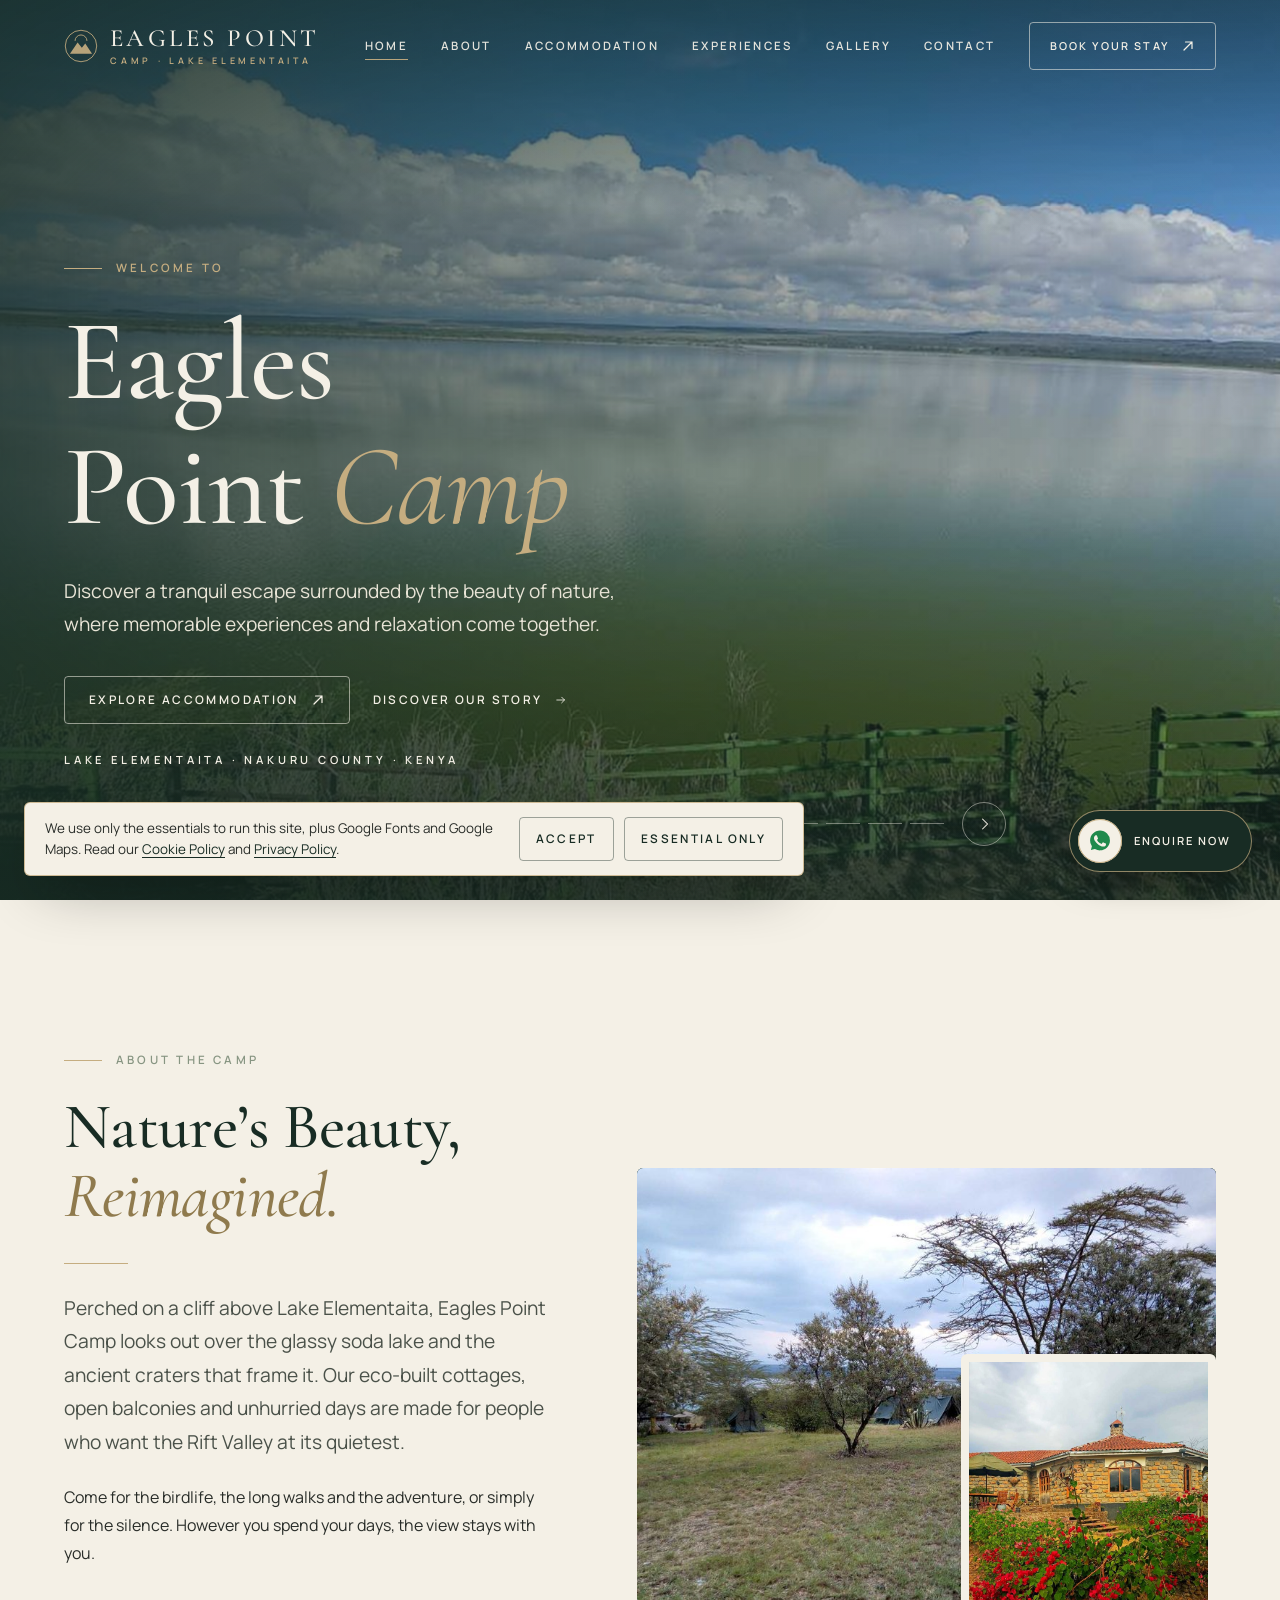
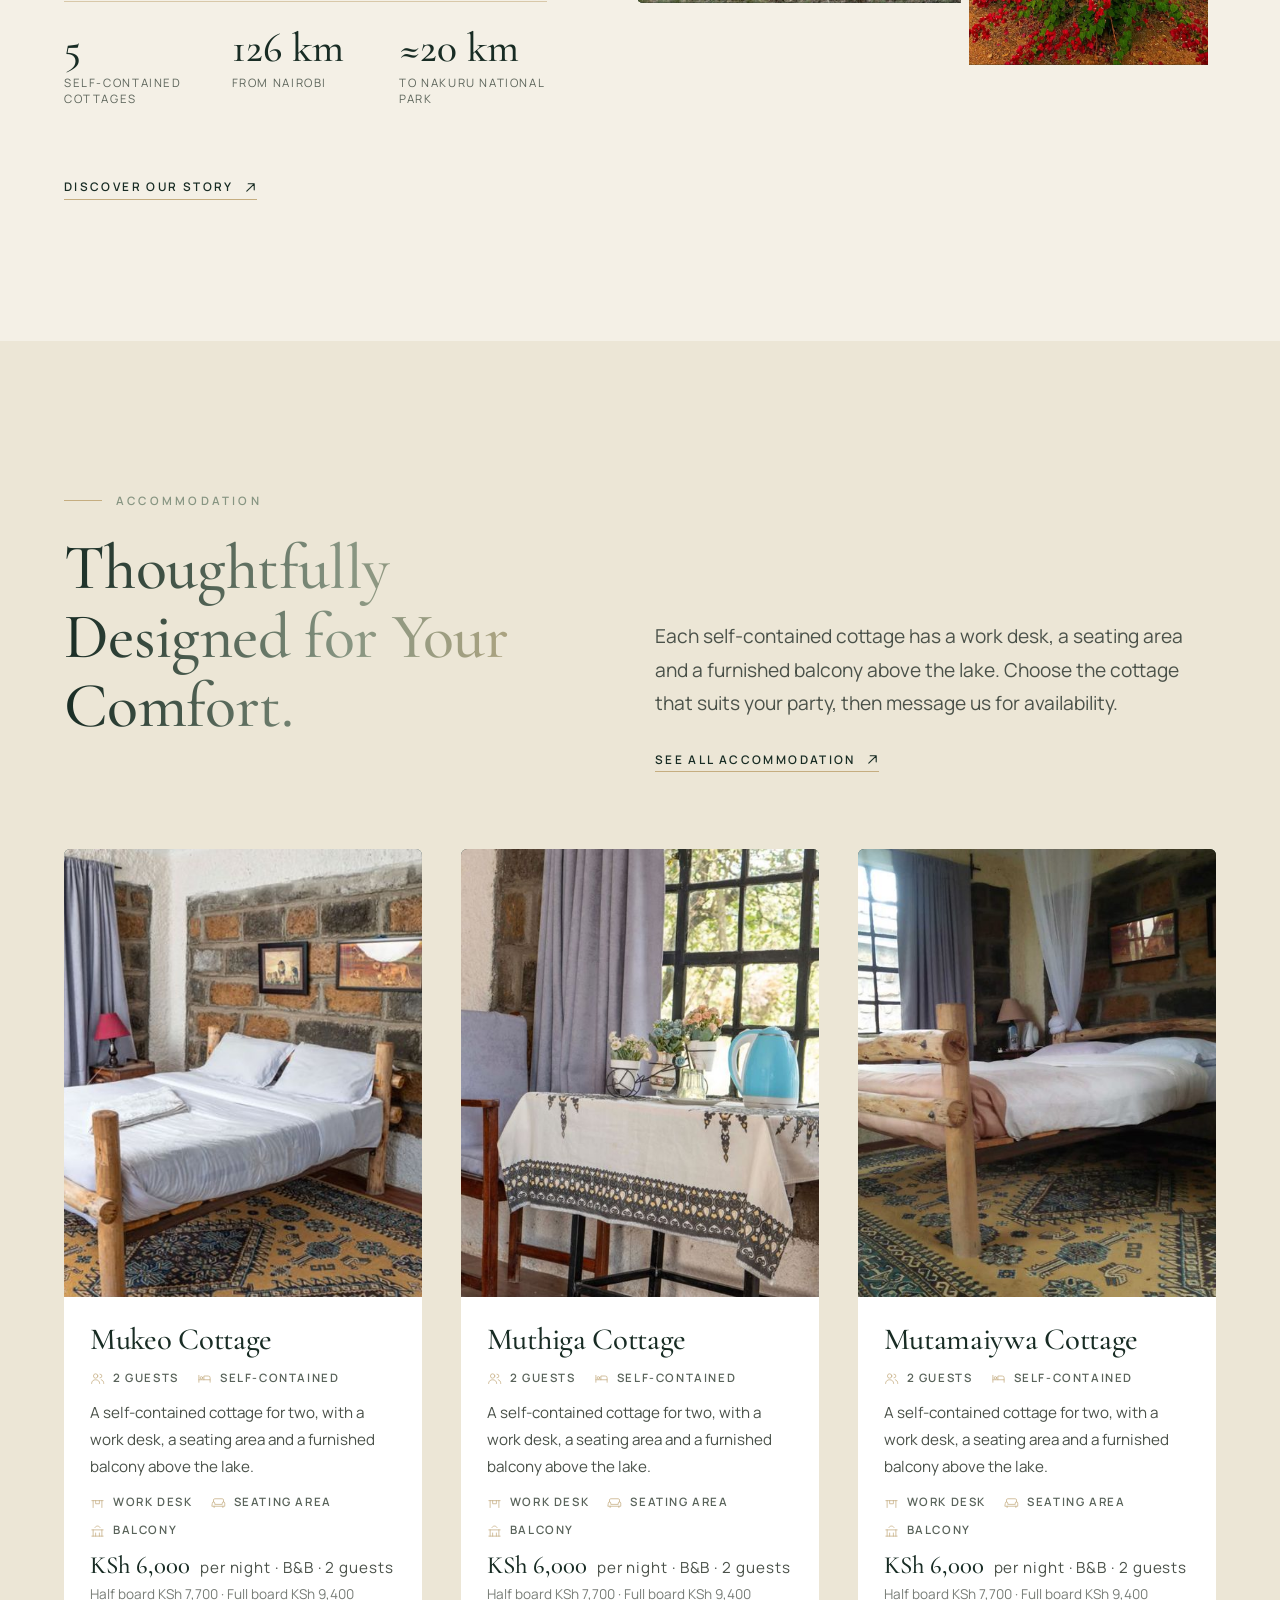
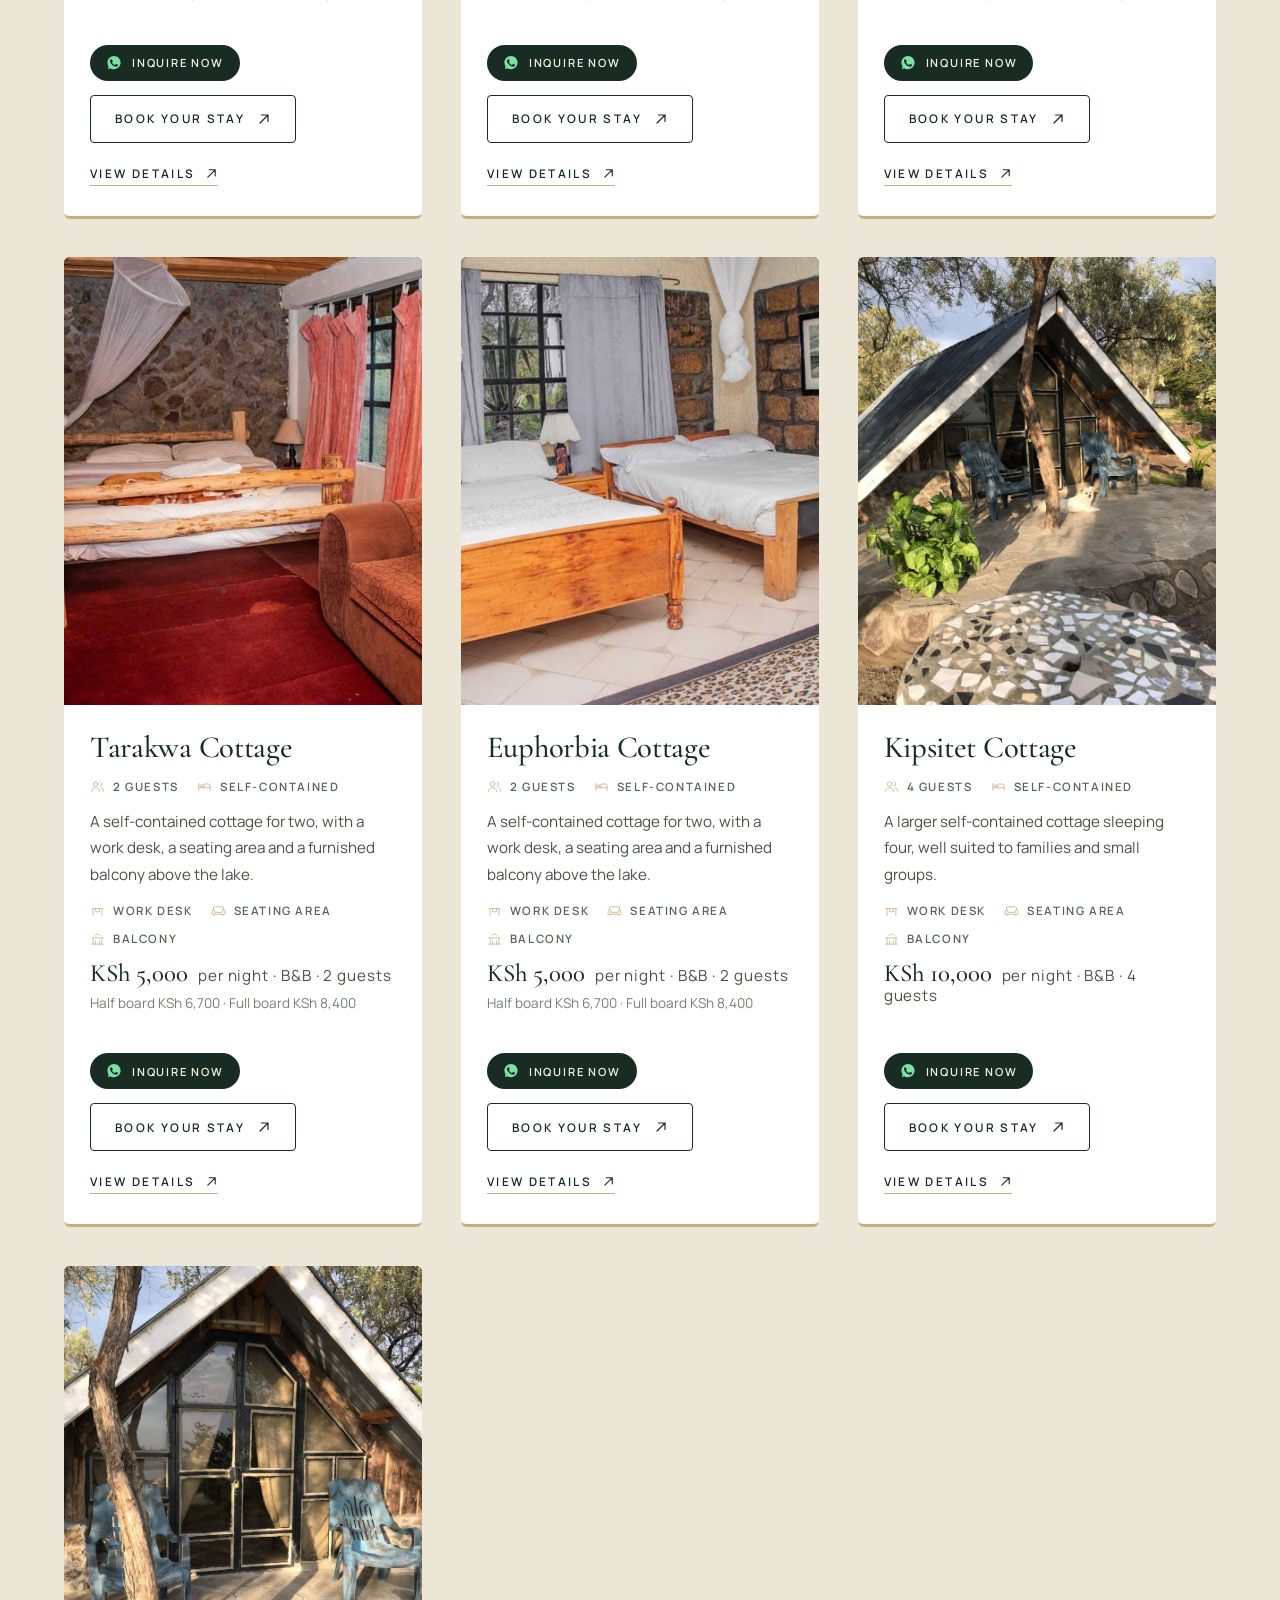
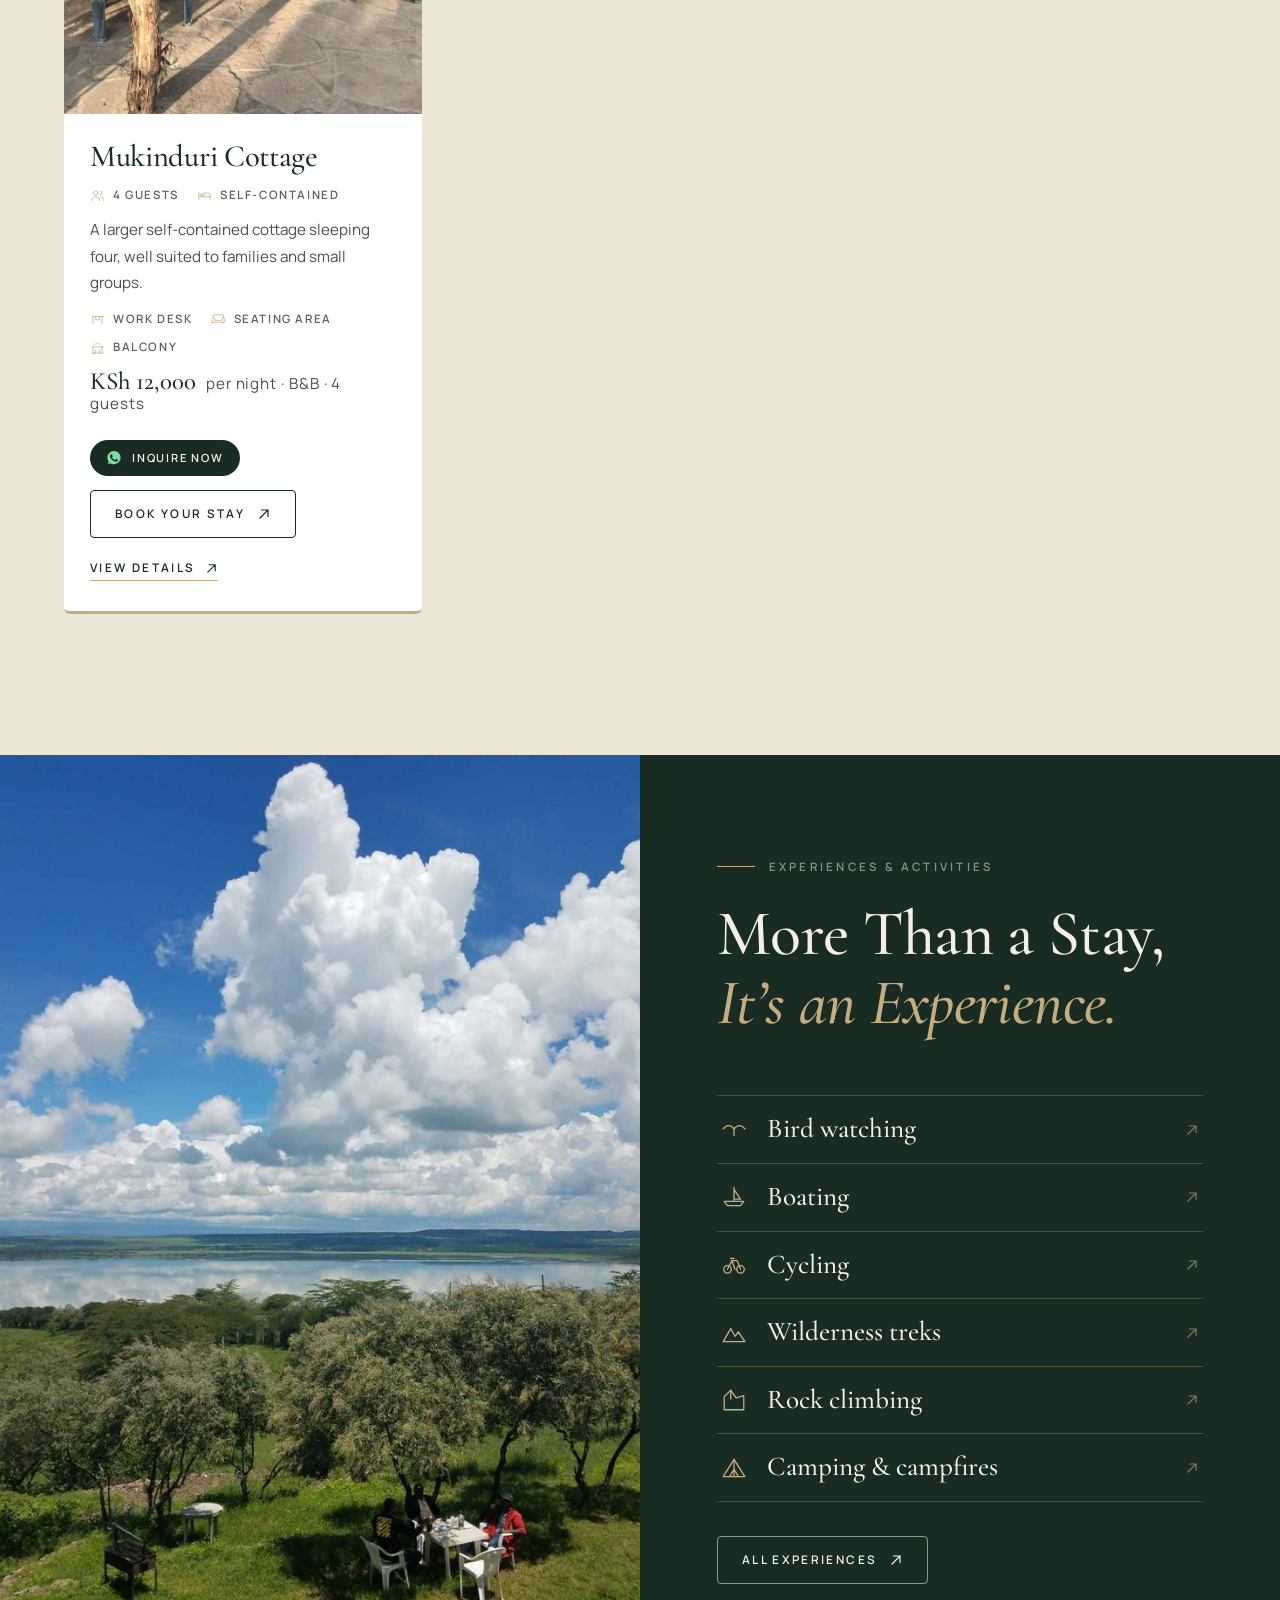
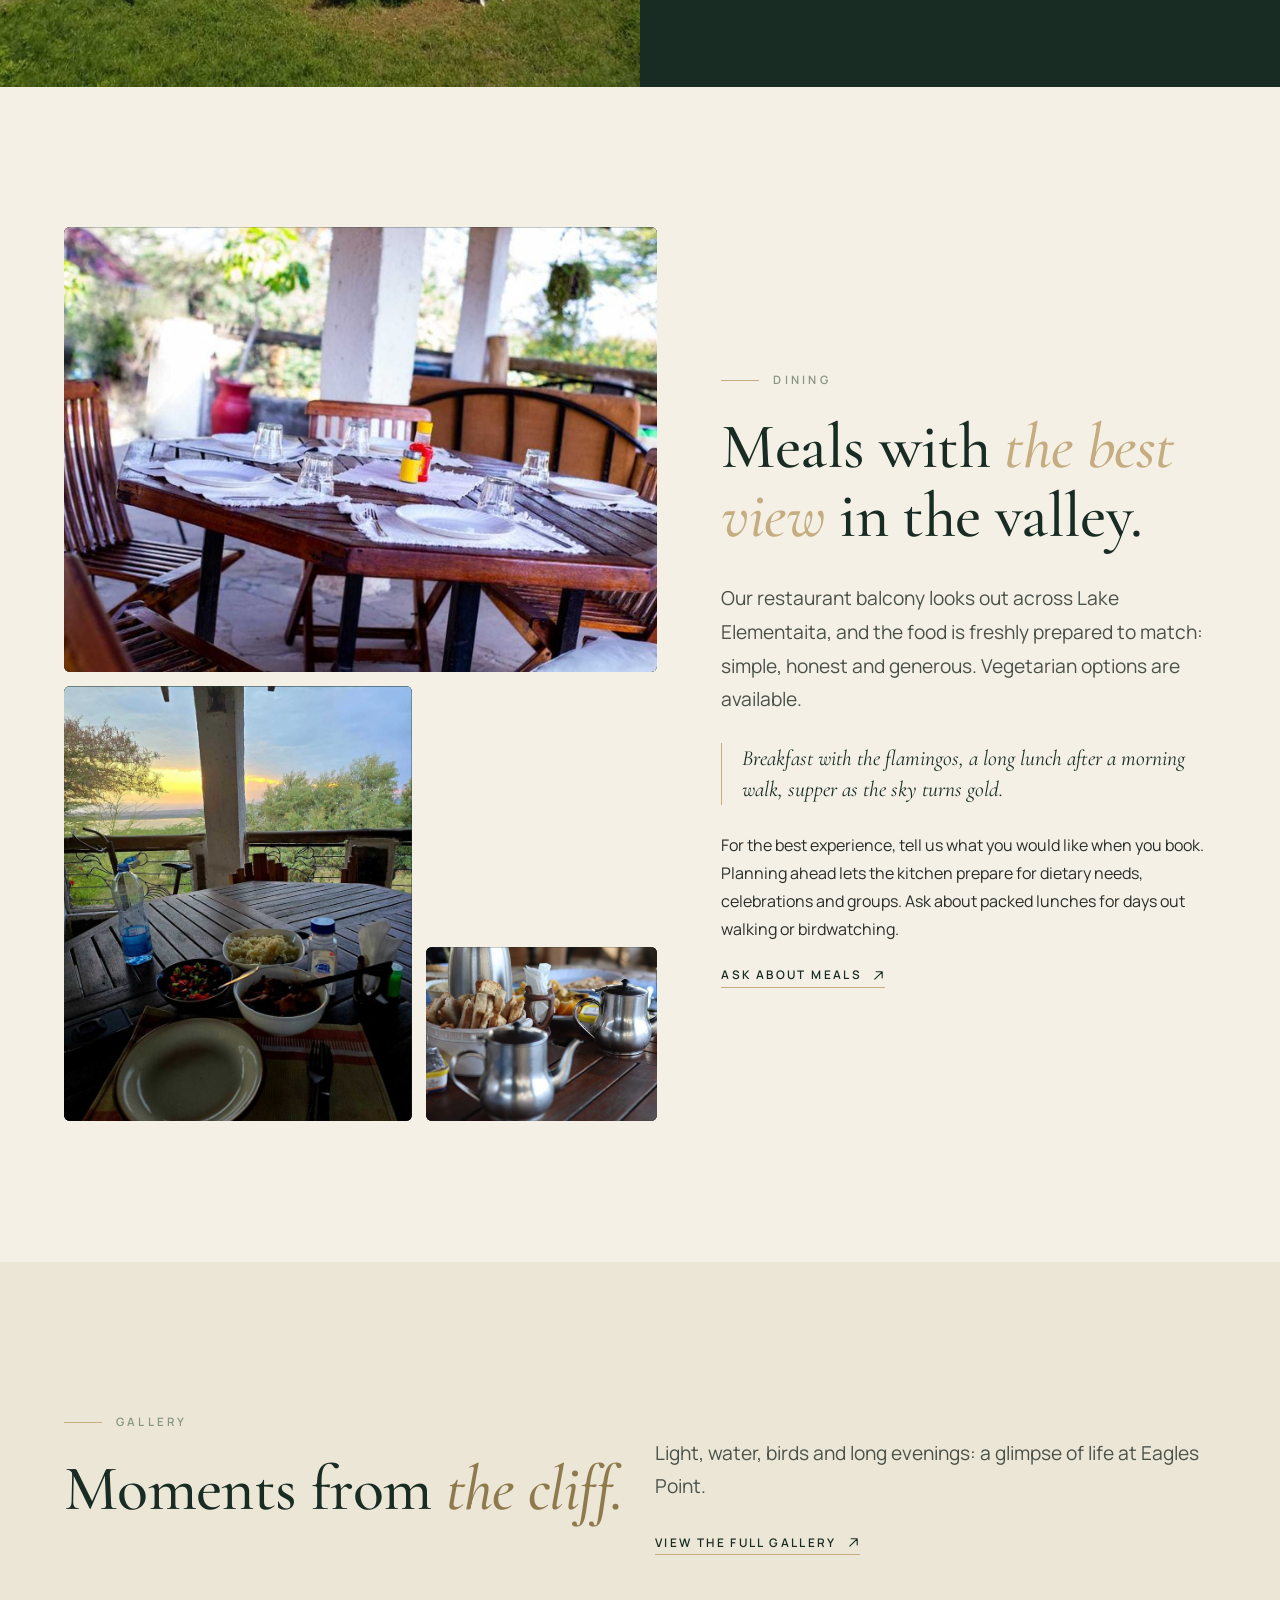
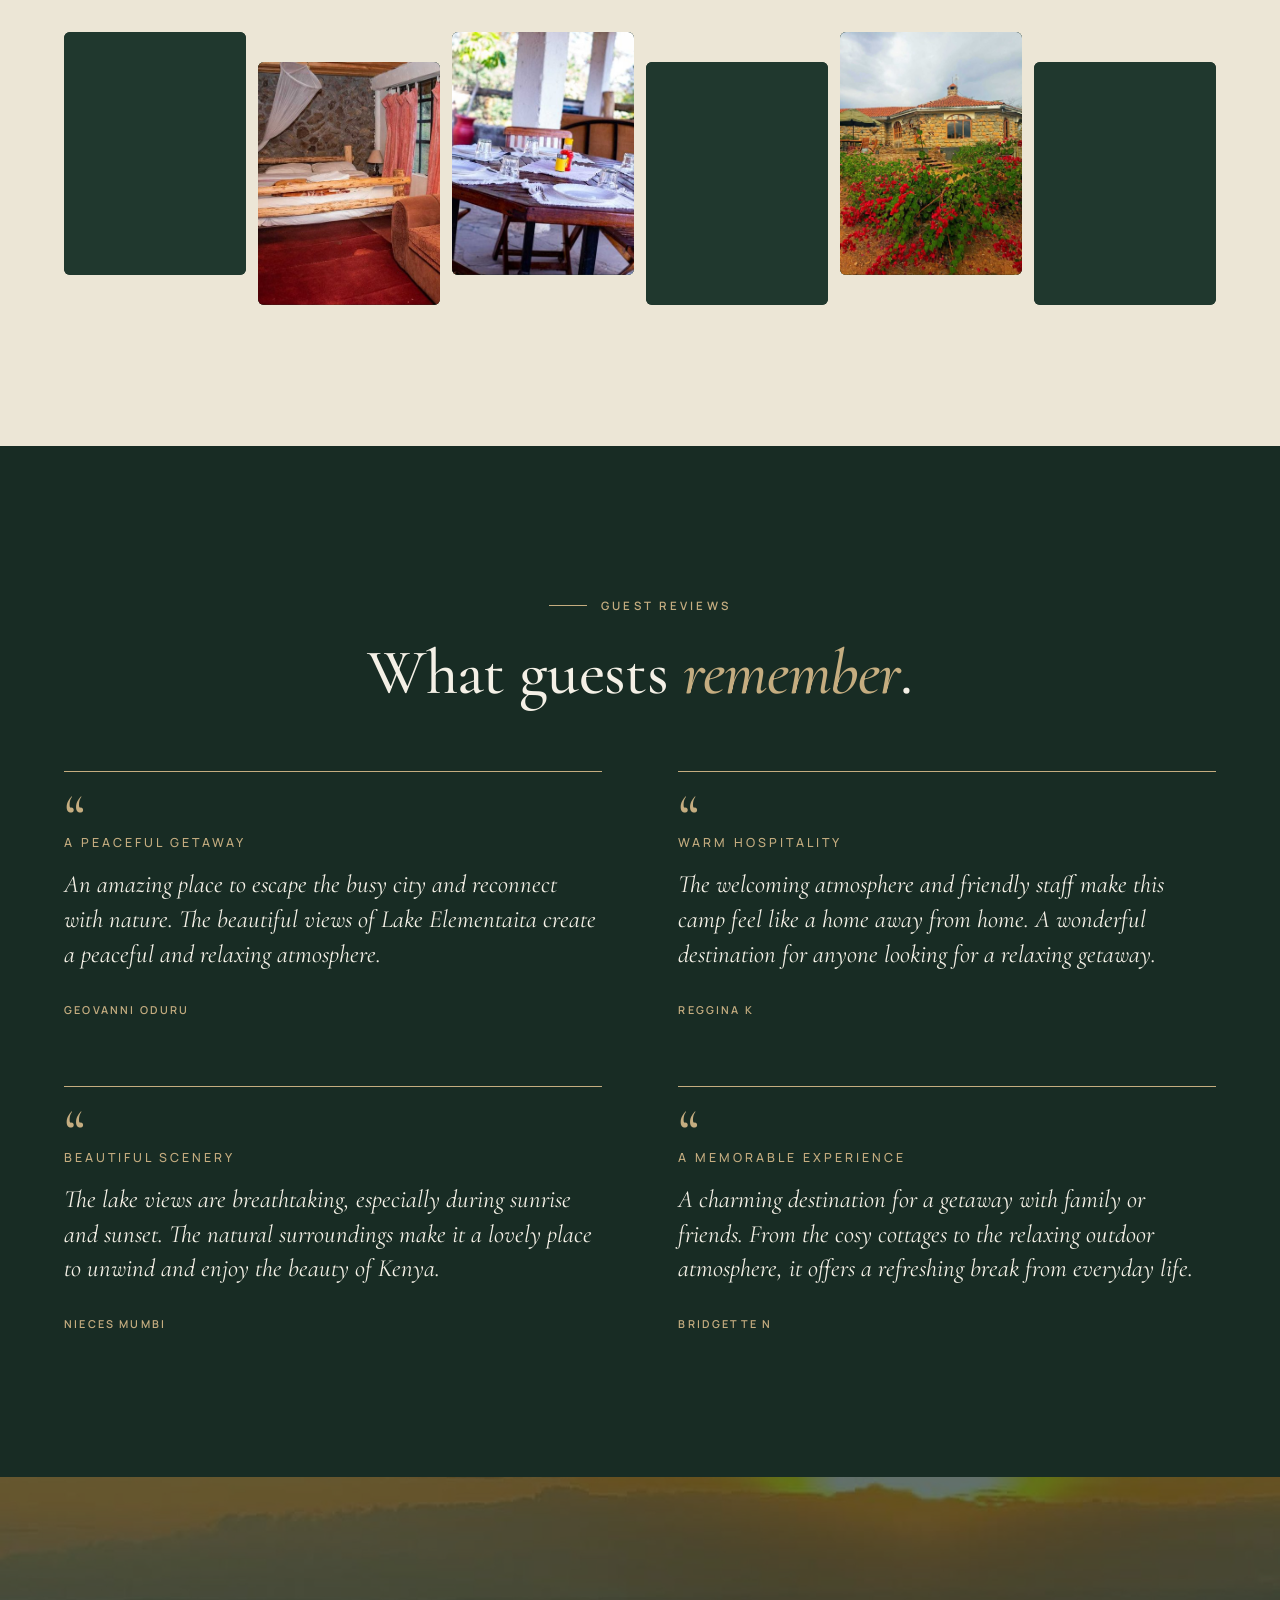
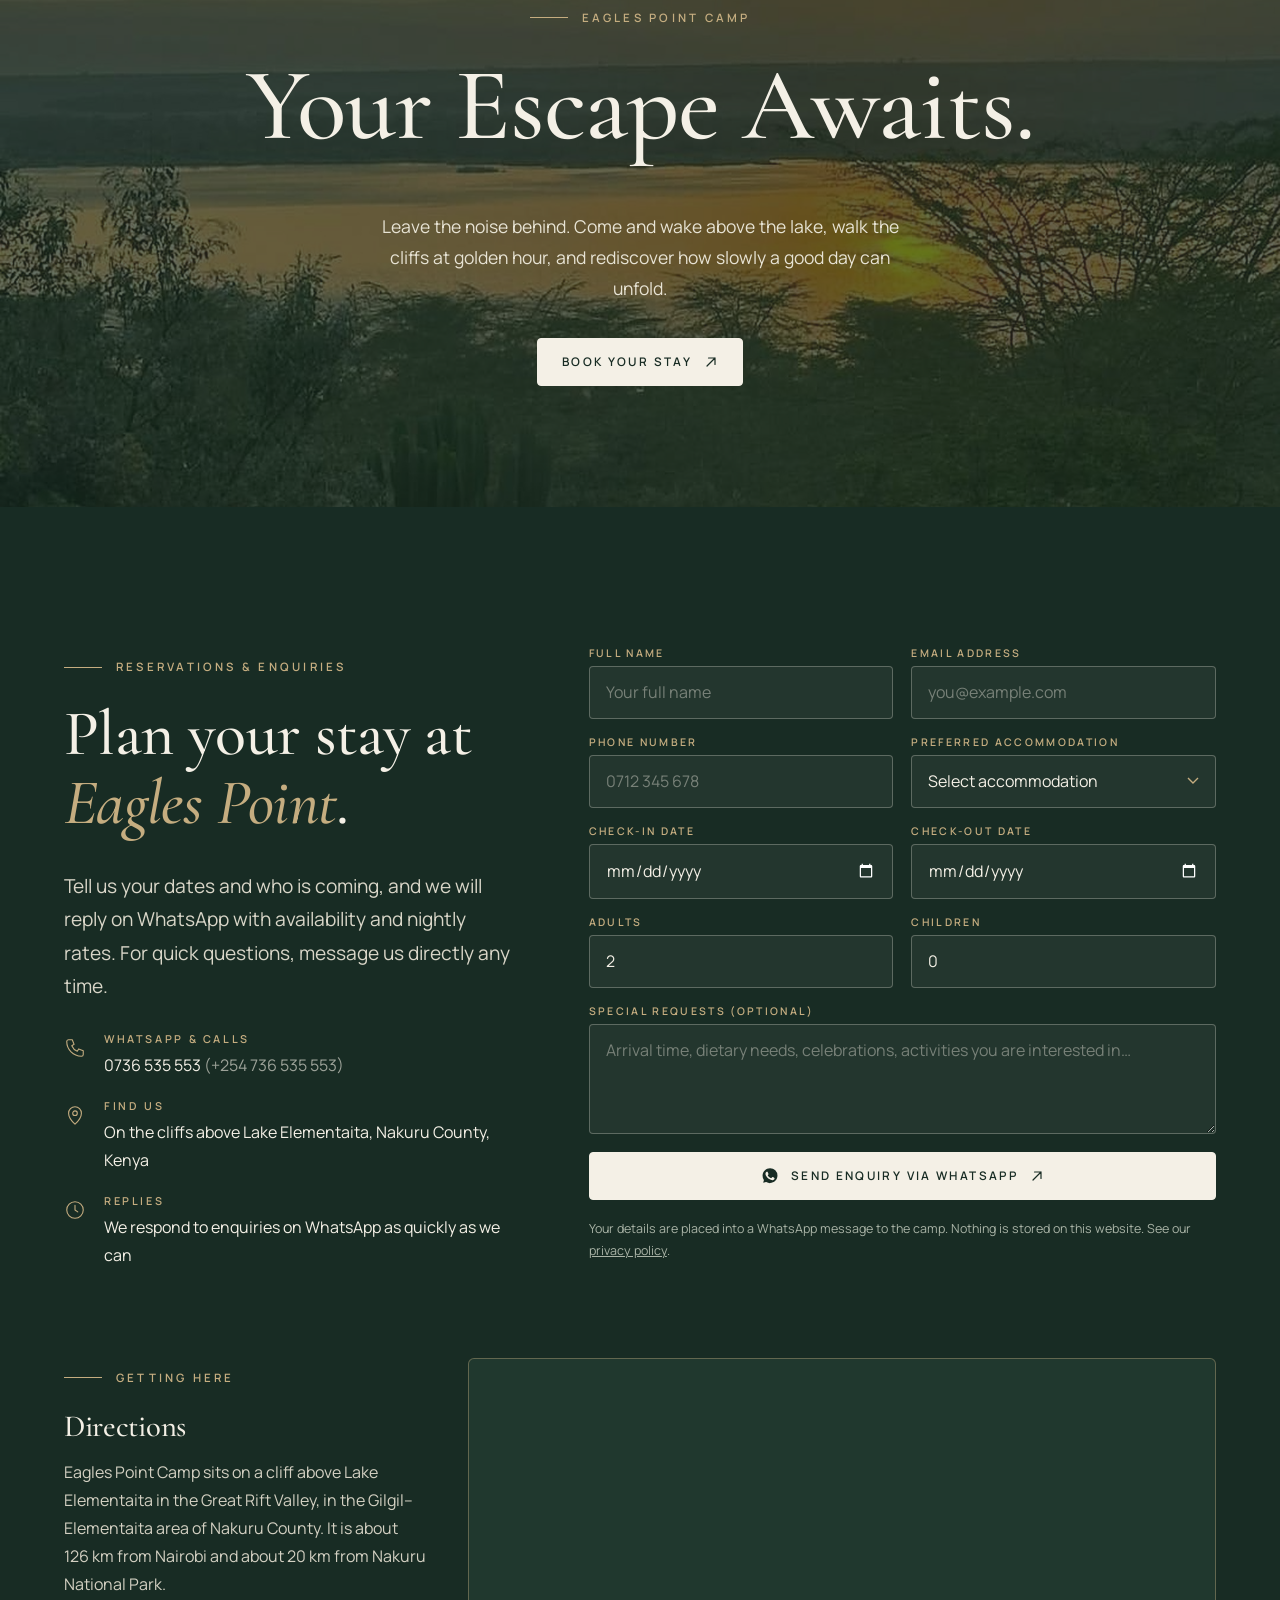
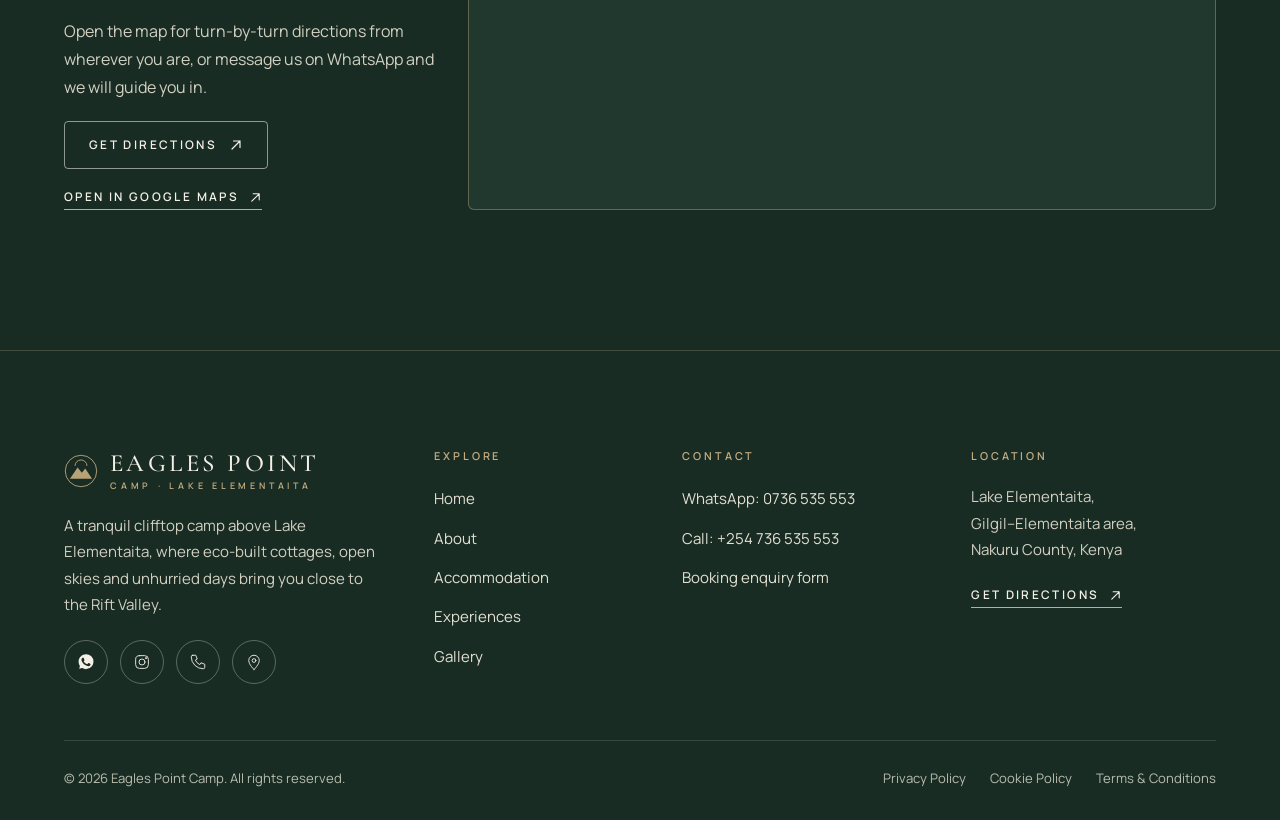
<file: index.html>
<!doctype html>
<html lang="en">
<head>
<meta charset="utf-8">
<meta name="viewport" content="width=device-width,initial-scale=1,viewport-fit=cover">
<title>Eagles Point Camp | Lake Elementaita, Nakuru County, Kenya</title>
<meta name="description" content="Eagles Point Camp is a tranquil clifftop retreat above Lake Elementaita in Nakuru County, Kenya. Eco-built cottages, camping, dining, bird watching and adventure.">
<meta name="theme-color" content="#182C24">
<link rel="canonical" href="https://www.eaglespointcamp.co.ke/">
<link rel="icon" href="favicon.svg" type="image/svg+xml">
<meta property="og:type" content="website"><meta property="og:site_name" content="Eagles Point Camp">
<meta property="og:title" content="Eagles Point Camp | Lake Elementaita, Nakuru County, Kenya"><meta property="og:description" content="Eagles Point Camp is a tranquil clifftop retreat above Lake Elementaita in Nakuru County, Kenya. Eco-built cottages, camping, dining, bird watching and adventure.">
<meta property="og:url" content="https://www.eaglespointcamp.co.ke/"><meta property="og:image" content="https://www.eaglespointcamp.co.ke/images/og-image.jpg">
<meta name="twitter:card" content="summary_large_image">
<link rel="preconnect" href="https://fonts.googleapis.com"><link rel="preconnect" href="https://fonts.gstatic.com" crossorigin>
<link rel="stylesheet" href="https://fonts.googleapis.com/css2?family=Cormorant+Garamond:ital,wght@0,400;0,500;0,600;1,400;1,500&amp;family=Manrope:wght@400;500;600;700&amp;display=swap">
<link rel="preload" as="image" href="images/photo-94.jpg" imagesrcset="images/photo-94-800.jpg 800w, images/photo-94.jpg 1920w" imagesizes="100vw" fetchpriority="high">
<link rel="stylesheet" href="css/style.css">
<script>document.documentElement.className+=' js'</script>
<script type="application/ld+json">{"@context": "https://schema.org", "@type": "LodgingBusiness", "name": "Eagles Point Camp", "description": "A tranquil clifftop camp with eco-built self-contained cottages above Lake Elementaita, Nakuru County, Kenya.", "url": "https://www.eaglespointcamp.co.ke", "image": "https://www.eaglespointcamp.co.ke/images/og-image.jpg", "telephone": "+254736535553", "address": {"@type": "PostalAddress", "addressLocality": "Lake Elementaita", "addressRegion": "Nakuru County", "addressCountry": "KE"}, "amenityFeature": [{"@type": "LocationFeatureSpecification", "name": "Restaurant", "value": true}, {"@type": "LocationFeatureSpecification", "name": "Camping", "value": true}, {"@type": "LocationFeatureSpecification", "name": "Bird watching", "value": true}]}</script>
</head>
<body class="home">
<a class="skip" href="#main">Skip to content</a>
<header class="site-header">
 <div class="bar">
  <a class="logo" href="index.html" aria-label="Eagles Point Camp, home"><svg viewBox="0 0 40 40" fill="none" aria-hidden="true"><circle cx="20" cy="20" r="18.5" stroke="currentColor" stroke-width="1"/><path d="M7 29l9-13 5 6 4-5 8 12z" fill="currentColor" opacity=".92"/><path d="M13 14a7 7 0 0114 0" stroke="currentColor" stroke-width="1"/></svg><span><b>Eagles Point</b><small>Camp · Lake Elementaita</small></span></a>
  <button class="burger" aria-expanded="false" aria-controls="site-nav" aria-label="Open menu"><span></span><span></span><span></span></button>
  <nav id="site-nav" class="nav" aria-label="Main"><a class="nl" href="index.html" aria-current="page">Home</a><a class="nl" href="about.html">About</a><a class="nl" href="accommodation.html">Accommodation</a><a class="nl" href="experiences.html">Experiences</a><a class="nl" href="experiences.html#gallery">Gallery</a><a class="nl" href="#contact">Contact</a><a class="btn" href="#book">Book Your Stay <svg viewBox="0 0 14 14" fill="none" stroke="currentColor" stroke-width="1.2" stroke-linecap="round" stroke-linejoin="round" aria-hidden="true"><path d="M3 11L11 3M4.5 3H11v6.5"/></svg></a></nav>
 </div>
</header>
<main id="main">
<section class="hero" data-slideshow aria-label="Photographs of Eagles Point Camp" aria-roledescription="carousel">
 <div class="slides"><div class="slide is-active" aria-hidden="false"><img src="images/photo-94.jpg" srcset="images/photo-94-800.jpg 800w, images/photo-94.jpg 1920w" sizes="100vw" alt="Lake Elementaita lying still beneath a wide sky, seen from the camp" width="1920" height="1081" decoding="async" fetchpriority="high" style="--pos:50% 62%"></div><div class="slide" aria-hidden="true"><img src="images/ep-table-1.jpg" srcset="images/ep-table-1-800.jpg 800w, images/ep-table-1.jpg 1280w" sizes="100vw" alt="Guests seated around a checked table beneath the acacias, overlooking the lake" width="1280" height="960" loading="lazy" decoding="async" style="--pos:50% 55%"></div><div class="slide" aria-hidden="true"><img src="images/ep-table-2.jpg" srcset="images/ep-table-2-800.jpg 800w, images/ep-table-2.jpg 1280w" sizes="100vw" alt="Friends gathered around a table at the camp, with the lake behind" width="1280" height="960" loading="lazy" decoding="async" style="--pos:50% 55%"></div><div class="slide" aria-hidden="true"><img src="images/photo-6.jpg" srcset="images/photo-6-800.jpg 800w, images/photo-6.jpg 1920w" sizes="100vw" alt="A stone cottage with a veranda, framed by bright bougainvillea" width="1920" height="1440" loading="lazy" decoding="async" style="--pos:50% 62%"></div><div class="slide" aria-hidden="true"><img src="images/photo-124.jpg" srcset="images/photo-124-800.jpg 800w, images/photo-124.jpg 1920w" sizes="100vw" alt="A twin cottage room with two timber beds and stone walls" width="1920" height="1371" loading="lazy" decoding="async" style="--pos:50% 64%"></div><div class="slide" aria-hidden="true"><img src="images/photo-46.jpg" srcset="images/photo-46-800.jpg 800w, images/photo-46.jpg 1920w" sizes="100vw" alt="Rooftop-tent camping on the cliff above the lake" width="1920" height="1441" loading="lazy" decoding="async" style="--pos:30% 60%"></div><div class="slide" aria-hidden="true"><img src="images/photo-119.jpg" srcset="images/photo-119-800.jpg 800w, images/photo-119.jpg 1920w" sizes="100vw" alt="A thatched cottage on timber stilts with a wraparound balcony" width="1920" height="1440" loading="lazy" decoding="async" style="--pos:50% 58%"></div><div class="slide" aria-hidden="true"><img src="images/ep-lake-1.jpg" srcset="images/ep-lake-1-800.jpg 800w, images/ep-lake-1.jpg 960w" sizes="100vw" alt="Sunset glowing over Lake Elementaita" width="960" height="1280" loading="lazy" decoding="async" style="--pos:50% 40%"></div><div class="slide" aria-hidden="true"><img src="images/ep-lake-2.jpg" srcset="images/ep-lake-2-800.jpg 800w, images/ep-lake-2.jpg 960w" sizes="100vw" alt="Evening light over the lake through the acacia branches" width="960" height="1280" loading="lazy" decoding="async" style="--pos:50% 35%"></div></div>
 <div class="container hero-inner">
  <span class="eyebrow rv in">Welcome to</span>
  <h1 class="rv in" style="--d:.1s">Eagles Point <em>Camp</em></h1>
  <p class="sub rv in" style="--d:.2s">Discover a tranquil escape surrounded by the beauty of nature, where memorable experiences and relaxation come together.</p>
  <div class="btns rv in" style="--d:.3s"><a class="btn" href="accommodation.html">Explore Accommodation <svg viewBox="0 0 14 14" fill="none" stroke="currentColor" stroke-width="1.2" stroke-linecap="round" stroke-linejoin="round" aria-hidden="true"><path d="M3 11L11 3M4.5 3H11v6.5"/></svg></a><a class="btn" style="border-color:transparent;padding-left:6px" href="about.html">Discover Our Story <svg class="circ" viewBox="0 0 20 20" fill="none" stroke="currentColor" stroke-width="1.2" stroke-linecap="round" stroke-linejoin="round" aria-hidden="true"><path d="M4 10h11M11 6l4 4-4 4"/></svg></a></div>
  <span class="tag rv in" style="--d:.4s">Lake Elementaita · Nakuru County · Kenya</span>
 </div>
 <a class="scroll-cue" href="#about"><i></i><span>Scroll</span></a>
 <div class="slide-ui"><button class="arrow-btn" data-prev aria-label="Previous photograph"><svg viewBox="0 0 16 16" fill="none" stroke="currentColor" stroke-width="1.2" aria-hidden="true"><path d="M10 2L4 8l6 6"/></svg></button><div class="dots" role="group" aria-label="Choose photograph"></div><button class="arrow-btn" data-next aria-label="Next photograph"><svg viewBox="0 0 16 16" fill="none" stroke="currentColor" stroke-width="1.2" aria-hidden="true"><path d="M6 2l6 6-6 6"/></svg></button></div>
</section>

<section class="section" id="about" aria-labelledby="a-h"><div class="container">
 <div class="split">
  <div>
   <span class="eyebrow rv">About the camp</span>
   <h2 id="a-h" class="rv" style="--d:.08s">Nature’s Beauty, <em class="gold-i" style="color:#8f7a4d">Reimagined.</em></h2>
   <hr class="rule rv">
   <p class="lead rv" style="--d:.12s">Perched on a cliff above Lake Elementaita, Eagles Point Camp looks out over the glassy soda lake and the ancient craters that frame it. Our eco-built cottages, open balconies and unhurried days are made for people who want the Rift Valley at its quietest.</p>
   <p class="rv" style="--d:.16s">Come for the birdlife, the long walks and the adventure, or simply for the silence. However you spend your days, the view stays with you.</p>
   <div class="facts rv" style="--d:.2s"><div><b>5</b><span>Self-contained cottages</span></div><div><b>126&nbsp;km</b><span>From Nairobi</span></div><div><b>≈20&nbsp;km</b><span>To Nakuru National Park</span></div></div>
   <p class="mt" style="margin-bottom:0"><a class="link" href="about.html">Discover our story <svg viewBox="0 0 14 14" fill="none" stroke="currentColor" stroke-width="1.2" stroke-linecap="round" stroke-linejoin="round" aria-hidden="true"><path d="M3 11L11 3M4.5 3H11v6.5"/></svg></a></p>
  </div>
  <div class="about-media">
   <div class="imgwrap big rv zoom"><img src="images/photo-111.jpg" srcset="images/photo-111-800.jpg 800w, images/photo-111.jpg 1400w" sizes="(max-width: 760px) 100vw, 50vw" alt="Acacia trees and open grass above the lake" width="1400" height="1050" loading="lazy" decoding="async" style="--pos:50% 55%"></div>
   <div class="imgwrap small rv zoom" style="--d:.2s"><img src="images/photo-33.jpg" srcset="images/photo-33-800.jpg 800w, images/photo-33.jpg 1050w" sizes="(max-width: 760px) 100vw, 50vw" alt="The stone main house with its red tiled roof and bougainvillea" width="1050" height="1400" loading="lazy" decoding="async" style="--pos:50% 62%"></div>
  </div>
 </div>
</div></section>

<section class="section alt" id="accommodation" aria-labelledby="ac-h"><div class="container">
 <div class="acc-head">
  <div><span class="eyebrow rv">Accommodation</span><h2 id="ac-h" class="colorshift rv">Thoughtfully Designed for Your Comfort.</h2></div>
  <div class="rv" style="--d:.1s"><p class="lead">Each self-contained cottage has a work desk, a seating area and a furnished balcony above the lake. Choose the cottage that suits your party, then message us for availability.</p><a class="link" href="accommodation.html">See all accommodation <svg viewBox="0 0 14 14" fill="none" stroke="currentColor" stroke-width="1.2" stroke-linecap="round" stroke-linejoin="round" aria-hidden="true"><path d="M3 11L11 3M4.5 3H11v6.5"/></svg></a></div>
 </div>
 <div class="cards"><article class="card rv" style="--d:0.00s">
 <a class="imgwrap zoom" href="accommodation.html#rates" aria-label="View the Mukeo Cottage"><img src="images/ep-room-2.jpg" srcset="images/ep-room-2-800.jpg 800w, images/ep-room-2.jpg 1290w" sizes="(max-width: 760px) 100vw, 50vw" alt="Bed with log frame in a stone-walled cottage room" width="1290" height="853" loading="lazy" decoding="async" style="--pos:50% 60%"></a>
 <div class="card-body">
  <h3>Mukeo Cottage</h3>
  <div class="meta"><span><svg class="" viewBox="0 0 24 24" fill="none" stroke="currentColor" stroke-width="1.2" stroke-linecap="round" stroke-linejoin="round" aria-hidden="true"><circle cx="9" cy="8" r="3.5"/><path d="M2.5 20c0-4 3-6 6.5-6s6.5 2 6.5 6M16 5a3 3 0 010 6M18 14c2.5.6 4 2.5 4 6"/></svg>2 guests</span><span><svg class="" viewBox="0 0 24 24" fill="none" stroke="currentColor" stroke-width="1.2" stroke-linecap="round" stroke-linejoin="round" aria-hidden="true"><path d="M3 18V7M3 14h18v4M21 14v-3a3 3 0 00-3-3h-7v6"/><circle cx="7" cy="11" r="2"/></svg>Self-contained</span></div>
  <p>A self-contained cottage for two, with a work desk, a seating area and a furnished balcony above the lake.</p>
  <div class="meta"><span><svg class="" viewBox="0 0 24 24" fill="none" stroke="currentColor" stroke-width="1.2" stroke-linecap="round" stroke-linejoin="round" aria-hidden="true"><path d="M3 9h18M5 9v11M19 9v11M9 9v5h6V9"/></svg>Work desk</span><span><svg class="" viewBox="0 0 24 24" fill="none" stroke="currentColor" stroke-width="1.2" stroke-linecap="round" stroke-linejoin="round" aria-hidden="true"><path d="M4 11V8a2 2 0 012-2h12a2 2 0 012 2v3M2 13a2 2 0 014 0v2h12v-2a2 2 0 014 0v5H2zM5 18v2M19 18v2"/></svg>Seating area</span><span><svg class="" viewBox="0 0 24 24" fill="none" stroke="currentColor" stroke-width="1.2" stroke-linecap="round" stroke-linejoin="round" aria-hidden="true"><path d="M3 21h18M5 21V11M19 21V11M3 11h18M9 21v-5M15 21v-5M8 7c2-3 6-3 8 0"/></svg>Balcony</span></div>
  <p class="price"><b>KSh 6,000</b> <span>per night · B&amp;B · 2 guests</span></p><p style="font-size:.85rem;opacity:.75;margin:-6px 0 12px">Half board KSh 7,700 · Full board KSh 9,400</p>
  <div class="acts">
   <a class="rate-pill" href="https://wa.me/254736535553?text=Hello%20Eagles%20Point%20Camp%2C%20I%20would%20like%20the%20rates%20and%20availability%20for%20the%20Mukeo%20Cottage." target="_blank" rel="noopener"><svg class="wa" viewBox="0 0 24 24" fill="currentColor" aria-hidden="true"><path d="M17.47 14.38c-.3-.15-1.76-.87-2.03-.97-.27-.1-.47-.15-.67.15-.2.3-.77.97-.94 1.17-.17.2-.35.22-.65.07-.3-.15-1.26-.46-2.4-1.48-.89-.79-1.49-1.77-1.66-2.07-.17-.3-.02-.46.13-.61.13-.13.3-.35.45-.52.15-.17.2-.3.3-.5.1-.2.05-.37-.02-.52-.07-.15-.67-1.62-.92-2.22-.24-.58-.49-.5-.67-.51h-.57c-.2 0-.52.07-.8.37-.27.3-1.04 1.02-1.04 2.48 0 1.46 1.07 2.88 1.21 3.08.15.2 2.1 3.2 5.08 4.49.71.31 1.26.49 1.69.63.71.23 1.36.2 1.87.12.57-.09 1.76-.72 2.01-1.41.25-.69.25-1.29.17-1.41-.07-.12-.27-.2-.57-.35zM12.05 21.5h-.01a9.9 9.9 0 01-5.03-1.38l-.36-.21-3.74.98 1-3.65-.24-.37A9.86 9.86 0 012.1 11.4C2.1 5.93 6.58 1.5 12.05 1.5c2.65 0 5.14 1.03 7.01 2.9a9.82 9.82 0 012.9 7c0 5.47-4.46 9.9-9.91 9.9z"/></svg> Inquire Now</a>
   <div class="btns" style="gap:18px"><a class="btn btn--dark btn--cycle" href="#book" data-room="Mukeo Cottage">Book Your Stay <svg viewBox="0 0 14 14" fill="none" stroke="currentColor" stroke-width="1.2" stroke-linecap="round" stroke-linejoin="round" aria-hidden="true"><path d="M3 11L11 3M4.5 3H11v6.5"/></svg></a><a class="link" href="accommodation.html#rates">View details <svg viewBox="0 0 14 14" fill="none" stroke="currentColor" stroke-width="1.2" stroke-linecap="round" stroke-linejoin="round" aria-hidden="true"><path d="M3 11L11 3M4.5 3H11v6.5"/></svg></a></div>
  </div>
 </div>
</article><article class="card rv" style="--d:0.05s">
 <a class="imgwrap zoom" href="accommodation.html#rates" aria-label="View the Muthiga Cottage"><img src="images/ep-room-1.jpg" srcset="images/ep-room-1-800.jpg 800w, images/ep-room-1.jpg 1290w" sizes="(max-width: 760px) 100vw, 50vw" alt="Cottage room with a dressed table by a large window" width="1290" height="1023" loading="lazy" decoding="async" style="--pos:50% 55%"></a>
 <div class="card-body">
  <h3>Muthiga Cottage</h3>
  <div class="meta"><span><svg class="" viewBox="0 0 24 24" fill="none" stroke="currentColor" stroke-width="1.2" stroke-linecap="round" stroke-linejoin="round" aria-hidden="true"><circle cx="9" cy="8" r="3.5"/><path d="M2.5 20c0-4 3-6 6.5-6s6.5 2 6.5 6M16 5a3 3 0 010 6M18 14c2.5.6 4 2.5 4 6"/></svg>2 guests</span><span><svg class="" viewBox="0 0 24 24" fill="none" stroke="currentColor" stroke-width="1.2" stroke-linecap="round" stroke-linejoin="round" aria-hidden="true"><path d="M3 18V7M3 14h18v4M21 14v-3a3 3 0 00-3-3h-7v6"/><circle cx="7" cy="11" r="2"/></svg>Self-contained</span></div>
  <p>A self-contained cottage for two, with a work desk, a seating area and a furnished balcony above the lake.</p>
  <div class="meta"><span><svg class="" viewBox="0 0 24 24" fill="none" stroke="currentColor" stroke-width="1.2" stroke-linecap="round" stroke-linejoin="round" aria-hidden="true"><path d="M3 9h18M5 9v11M19 9v11M9 9v5h6V9"/></svg>Work desk</span><span><svg class="" viewBox="0 0 24 24" fill="none" stroke="currentColor" stroke-width="1.2" stroke-linecap="round" stroke-linejoin="round" aria-hidden="true"><path d="M4 11V8a2 2 0 012-2h12a2 2 0 012 2v3M2 13a2 2 0 014 0v2h12v-2a2 2 0 014 0v5H2zM5 18v2M19 18v2"/></svg>Seating area</span><span><svg class="" viewBox="0 0 24 24" fill="none" stroke="currentColor" stroke-width="1.2" stroke-linecap="round" stroke-linejoin="round" aria-hidden="true"><path d="M3 21h18M5 21V11M19 21V11M3 11h18M9 21v-5M15 21v-5M8 7c2-3 6-3 8 0"/></svg>Balcony</span></div>
  <p class="price"><b>KSh 6,000</b> <span>per night · B&amp;B · 2 guests</span></p><p style="font-size:.85rem;opacity:.75;margin:-6px 0 12px">Half board KSh 7,700 · Full board KSh 9,400</p>
  <div class="acts">
   <a class="rate-pill" href="https://wa.me/254736535553?text=Hello%20Eagles%20Point%20Camp%2C%20I%20would%20like%20the%20rates%20and%20availability%20for%20the%20Muthiga%20Cottage." target="_blank" rel="noopener"><svg class="wa" viewBox="0 0 24 24" fill="currentColor" aria-hidden="true"><path d="M17.47 14.38c-.3-.15-1.76-.87-2.03-.97-.27-.1-.47-.15-.67.15-.2.3-.77.97-.94 1.17-.17.2-.35.22-.65.07-.3-.15-1.26-.46-2.4-1.48-.89-.79-1.49-1.77-1.66-2.07-.17-.3-.02-.46.13-.61.13-.13.3-.35.45-.52.15-.17.2-.3.3-.5.1-.2.05-.37-.02-.52-.07-.15-.67-1.62-.92-2.22-.24-.58-.49-.5-.67-.51h-.57c-.2 0-.52.07-.8.37-.27.3-1.04 1.02-1.04 2.48 0 1.46 1.07 2.88 1.21 3.08.15.2 2.1 3.2 5.08 4.49.71.31 1.26.49 1.69.63.71.23 1.36.2 1.87.12.57-.09 1.76-.72 2.01-1.41.25-.69.25-1.29.17-1.41-.07-.12-.27-.2-.57-.35zM12.05 21.5h-.01a9.9 9.9 0 01-5.03-1.38l-.36-.21-3.74.98 1-3.65-.24-.37A9.86 9.86 0 012.1 11.4C2.1 5.93 6.58 1.5 12.05 1.5c2.65 0 5.14 1.03 7.01 2.9a9.82 9.82 0 012.9 7c0 5.47-4.46 9.9-9.91 9.9z"/></svg> Inquire Now</a>
   <div class="btns" style="gap:18px"><a class="btn btn--dark btn--cycle" href="#book" data-room="Muthiga Cottage">Book Your Stay <svg viewBox="0 0 14 14" fill="none" stroke="currentColor" stroke-width="1.2" stroke-linecap="round" stroke-linejoin="round" aria-hidden="true"><path d="M3 11L11 3M4.5 3H11v6.5"/></svg></a><a class="link" href="accommodation.html#rates">View details <svg viewBox="0 0 14 14" fill="none" stroke="currentColor" stroke-width="1.2" stroke-linecap="round" stroke-linejoin="round" aria-hidden="true"><path d="M3 11L11 3M4.5 3H11v6.5"/></svg></a></div>
  </div>
 </div>
</article><article class="card rv" style="--d:0.10s">
 <a class="imgwrap zoom" href="accommodation.html#rates" aria-label="View the Mutamaiywa Cottage"><img src="images/photo-45.jpg" srcset="images/photo-45-800.jpg 800w, images/photo-45.jpg 1400w" sizes="(max-width: 760px) 100vw, 50vw" alt="Cottage room with a log-frame bed and stone walls" width="1400" height="1050" loading="lazy" decoding="async" style="--pos:50% 60%"></a>
 <div class="card-body">
  <h3>Mutamaiywa Cottage</h3>
  <div class="meta"><span><svg class="" viewBox="0 0 24 24" fill="none" stroke="currentColor" stroke-width="1.2" stroke-linecap="round" stroke-linejoin="round" aria-hidden="true"><circle cx="9" cy="8" r="3.5"/><path d="M2.5 20c0-4 3-6 6.5-6s6.5 2 6.5 6M16 5a3 3 0 010 6M18 14c2.5.6 4 2.5 4 6"/></svg>2 guests</span><span><svg class="" viewBox="0 0 24 24" fill="none" stroke="currentColor" stroke-width="1.2" stroke-linecap="round" stroke-linejoin="round" aria-hidden="true"><path d="M3 18V7M3 14h18v4M21 14v-3a3 3 0 00-3-3h-7v6"/><circle cx="7" cy="11" r="2"/></svg>Self-contained</span></div>
  <p>A self-contained cottage for two, with a work desk, a seating area and a furnished balcony above the lake.</p>
  <div class="meta"><span><svg class="" viewBox="0 0 24 24" fill="none" stroke="currentColor" stroke-width="1.2" stroke-linecap="round" stroke-linejoin="round" aria-hidden="true"><path d="M3 9h18M5 9v11M19 9v11M9 9v5h6V9"/></svg>Work desk</span><span><svg class="" viewBox="0 0 24 24" fill="none" stroke="currentColor" stroke-width="1.2" stroke-linecap="round" stroke-linejoin="round" aria-hidden="true"><path d="M4 11V8a2 2 0 012-2h12a2 2 0 012 2v3M2 13a2 2 0 014 0v2h12v-2a2 2 0 014 0v5H2zM5 18v2M19 18v2"/></svg>Seating area</span><span><svg class="" viewBox="0 0 24 24" fill="none" stroke="currentColor" stroke-width="1.2" stroke-linecap="round" stroke-linejoin="round" aria-hidden="true"><path d="M3 21h18M5 21V11M19 21V11M3 11h18M9 21v-5M15 21v-5M8 7c2-3 6-3 8 0"/></svg>Balcony</span></div>
  <p class="price"><b>KSh 6,000</b> <span>per night · B&amp;B · 2 guests</span></p><p style="font-size:.85rem;opacity:.75;margin:-6px 0 12px">Half board KSh 7,700 · Full board KSh 9,400</p>
  <div class="acts">
   <a class="rate-pill" href="https://wa.me/254736535553?text=Hello%20Eagles%20Point%20Camp%2C%20I%20would%20like%20the%20rates%20and%20availability%20for%20the%20Mutamaiywa%20Cottage." target="_blank" rel="noopener"><svg class="wa" viewBox="0 0 24 24" fill="currentColor" aria-hidden="true"><path d="M17.47 14.38c-.3-.15-1.76-.87-2.03-.97-.27-.1-.47-.15-.67.15-.2.3-.77.97-.94 1.17-.17.2-.35.22-.65.07-.3-.15-1.26-.46-2.4-1.48-.89-.79-1.49-1.77-1.66-2.07-.17-.3-.02-.46.13-.61.13-.13.3-.35.45-.52.15-.17.2-.3.3-.5.1-.2.05-.37-.02-.52-.07-.15-.67-1.62-.92-2.22-.24-.58-.49-.5-.67-.51h-.57c-.2 0-.52.07-.8.37-.27.3-1.04 1.02-1.04 2.48 0 1.46 1.07 2.88 1.21 3.08.15.2 2.1 3.2 5.08 4.49.71.31 1.26.49 1.69.63.71.23 1.36.2 1.87.12.57-.09 1.76-.72 2.01-1.41.25-.69.25-1.29.17-1.41-.07-.12-.27-.2-.57-.35zM12.05 21.5h-.01a9.9 9.9 0 01-5.03-1.38l-.36-.21-3.74.98 1-3.65-.24-.37A9.86 9.86 0 012.1 11.4C2.1 5.93 6.58 1.5 12.05 1.5c2.65 0 5.14 1.03 7.01 2.9a9.82 9.82 0 012.9 7c0 5.47-4.46 9.9-9.91 9.9z"/></svg> Inquire Now</a>
   <div class="btns" style="gap:18px"><a class="btn btn--dark btn--cycle" href="#book" data-room="Mutamaiywa Cottage">Book Your Stay <svg viewBox="0 0 14 14" fill="none" stroke="currentColor" stroke-width="1.2" stroke-linecap="round" stroke-linejoin="round" aria-hidden="true"><path d="M3 11L11 3M4.5 3H11v6.5"/></svg></a><a class="link" href="accommodation.html#rates">View details <svg viewBox="0 0 14 14" fill="none" stroke="currentColor" stroke-width="1.2" stroke-linecap="round" stroke-linejoin="round" aria-hidden="true"><path d="M3 11L11 3M4.5 3H11v6.5"/></svg></a></div>
  </div>
 </div>
</article><article class="card rv" style="--d:0.15s">
 <a class="imgwrap zoom" href="accommodation.html#rates" aria-label="View the Tarakwa Cottage"><img src="images/photo-12.jpg" srcset="images/photo-12-800.jpg 800w, images/photo-12.jpg 1280w" sizes="(max-width: 760px) 100vw, 50vw" alt="Cottage room with a log-frame bed and mosquito net" width="1280" height="914" loading="lazy" decoding="async" style="--pos:38% 58%"></a>
 <div class="card-body">
  <h3>Tarakwa Cottage</h3>
  <div class="meta"><span><svg class="" viewBox="0 0 24 24" fill="none" stroke="currentColor" stroke-width="1.2" stroke-linecap="round" stroke-linejoin="round" aria-hidden="true"><circle cx="9" cy="8" r="3.5"/><path d="M2.5 20c0-4 3-6 6.5-6s6.5 2 6.5 6M16 5a3 3 0 010 6M18 14c2.5.6 4 2.5 4 6"/></svg>2 guests</span><span><svg class="" viewBox="0 0 24 24" fill="none" stroke="currentColor" stroke-width="1.2" stroke-linecap="round" stroke-linejoin="round" aria-hidden="true"><path d="M3 18V7M3 14h18v4M21 14v-3a3 3 0 00-3-3h-7v6"/><circle cx="7" cy="11" r="2"/></svg>Self-contained</span></div>
  <p>A self-contained cottage for two, with a work desk, a seating area and a furnished balcony above the lake.</p>
  <div class="meta"><span><svg class="" viewBox="0 0 24 24" fill="none" stroke="currentColor" stroke-width="1.2" stroke-linecap="round" stroke-linejoin="round" aria-hidden="true"><path d="M3 9h18M5 9v11M19 9v11M9 9v5h6V9"/></svg>Work desk</span><span><svg class="" viewBox="0 0 24 24" fill="none" stroke="currentColor" stroke-width="1.2" stroke-linecap="round" stroke-linejoin="round" aria-hidden="true"><path d="M4 11V8a2 2 0 012-2h12a2 2 0 012 2v3M2 13a2 2 0 014 0v2h12v-2a2 2 0 014 0v5H2zM5 18v2M19 18v2"/></svg>Seating area</span><span><svg class="" viewBox="0 0 24 24" fill="none" stroke="currentColor" stroke-width="1.2" stroke-linecap="round" stroke-linejoin="round" aria-hidden="true"><path d="M3 21h18M5 21V11M19 21V11M3 11h18M9 21v-5M15 21v-5M8 7c2-3 6-3 8 0"/></svg>Balcony</span></div>
  <p class="price"><b>KSh 5,000</b> <span>per night · B&amp;B · 2 guests</span></p><p style="font-size:.85rem;opacity:.75;margin:-6px 0 12px">Half board KSh 6,700 · Full board KSh 8,400</p>
  <div class="acts">
   <a class="rate-pill" href="https://wa.me/254736535553?text=Hello%20Eagles%20Point%20Camp%2C%20I%20would%20like%20the%20rates%20and%20availability%20for%20the%20Tarakwa%20Cottage." target="_blank" rel="noopener"><svg class="wa" viewBox="0 0 24 24" fill="currentColor" aria-hidden="true"><path d="M17.47 14.38c-.3-.15-1.76-.87-2.03-.97-.27-.1-.47-.15-.67.15-.2.3-.77.97-.94 1.17-.17.2-.35.22-.65.07-.3-.15-1.26-.46-2.4-1.48-.89-.79-1.49-1.77-1.66-2.07-.17-.3-.02-.46.13-.61.13-.13.3-.35.45-.52.15-.17.2-.3.3-.5.1-.2.05-.37-.02-.52-.07-.15-.67-1.62-.92-2.22-.24-.58-.49-.5-.67-.51h-.57c-.2 0-.52.07-.8.37-.27.3-1.04 1.02-1.04 2.48 0 1.46 1.07 2.88 1.21 3.08.15.2 2.1 3.2 5.08 4.49.71.31 1.26.49 1.69.63.71.23 1.36.2 1.87.12.57-.09 1.76-.72 2.01-1.41.25-.69.25-1.29.17-1.41-.07-.12-.27-.2-.57-.35zM12.05 21.5h-.01a9.9 9.9 0 01-5.03-1.38l-.36-.21-3.74.98 1-3.65-.24-.37A9.86 9.86 0 012.1 11.4C2.1 5.93 6.58 1.5 12.05 1.5c2.65 0 5.14 1.03 7.01 2.9a9.82 9.82 0 012.9 7c0 5.47-4.46 9.9-9.91 9.9z"/></svg> Inquire Now</a>
   <div class="btns" style="gap:18px"><a class="btn btn--dark btn--cycle" href="#book" data-room="Tarakwa Cottage">Book Your Stay <svg viewBox="0 0 14 14" fill="none" stroke="currentColor" stroke-width="1.2" stroke-linecap="round" stroke-linejoin="round" aria-hidden="true"><path d="M3 11L11 3M4.5 3H11v6.5"/></svg></a><a class="link" href="accommodation.html#rates">View details <svg viewBox="0 0 14 14" fill="none" stroke="currentColor" stroke-width="1.2" stroke-linecap="round" stroke-linejoin="round" aria-hidden="true"><path d="M3 11L11 3M4.5 3H11v6.5"/></svg></a></div>
  </div>
 </div>
</article><article class="card rv" style="--d:0.20s">
 <a class="imgwrap zoom" href="accommodation.html#rates" aria-label="View the Euphorbia Cottage"><img src="images/photo-42.jpg" srcset="images/photo-42-800.jpg 800w, images/photo-42.jpg 1280w" sizes="(max-width: 760px) 100vw, 50vw" alt="Cottage room with two timber beds" width="1280" height="914" loading="lazy" decoding="async" style="--pos:50% 62%"></a>
 <div class="card-body">
  <h3>Euphorbia Cottage</h3>
  <div class="meta"><span><svg class="" viewBox="0 0 24 24" fill="none" stroke="currentColor" stroke-width="1.2" stroke-linecap="round" stroke-linejoin="round" aria-hidden="true"><circle cx="9" cy="8" r="3.5"/><path d="M2.5 20c0-4 3-6 6.5-6s6.5 2 6.5 6M16 5a3 3 0 010 6M18 14c2.5.6 4 2.5 4 6"/></svg>2 guests</span><span><svg class="" viewBox="0 0 24 24" fill="none" stroke="currentColor" stroke-width="1.2" stroke-linecap="round" stroke-linejoin="round" aria-hidden="true"><path d="M3 18V7M3 14h18v4M21 14v-3a3 3 0 00-3-3h-7v6"/><circle cx="7" cy="11" r="2"/></svg>Self-contained</span></div>
  <p>A self-contained cottage for two, with a work desk, a seating area and a furnished balcony above the lake.</p>
  <div class="meta"><span><svg class="" viewBox="0 0 24 24" fill="none" stroke="currentColor" stroke-width="1.2" stroke-linecap="round" stroke-linejoin="round" aria-hidden="true"><path d="M3 9h18M5 9v11M19 9v11M9 9v5h6V9"/></svg>Work desk</span><span><svg class="" viewBox="0 0 24 24" fill="none" stroke="currentColor" stroke-width="1.2" stroke-linecap="round" stroke-linejoin="round" aria-hidden="true"><path d="M4 11V8a2 2 0 012-2h12a2 2 0 012 2v3M2 13a2 2 0 014 0v2h12v-2a2 2 0 014 0v5H2zM5 18v2M19 18v2"/></svg>Seating area</span><span><svg class="" viewBox="0 0 24 24" fill="none" stroke="currentColor" stroke-width="1.2" stroke-linecap="round" stroke-linejoin="round" aria-hidden="true"><path d="M3 21h18M5 21V11M19 21V11M3 11h18M9 21v-5M15 21v-5M8 7c2-3 6-3 8 0"/></svg>Balcony</span></div>
  <p class="price"><b>KSh 5,000</b> <span>per night · B&amp;B · 2 guests</span></p><p style="font-size:.85rem;opacity:.75;margin:-6px 0 12px">Half board KSh 6,700 · Full board KSh 8,400</p>
  <div class="acts">
   <a class="rate-pill" href="https://wa.me/254736535553?text=Hello%20Eagles%20Point%20Camp%2C%20I%20would%20like%20the%20rates%20and%20availability%20for%20the%20Euphorbia%20Cottage." target="_blank" rel="noopener"><svg class="wa" viewBox="0 0 24 24" fill="currentColor" aria-hidden="true"><path d="M17.47 14.38c-.3-.15-1.76-.87-2.03-.97-.27-.1-.47-.15-.67.15-.2.3-.77.97-.94 1.17-.17.2-.35.22-.65.07-.3-.15-1.26-.46-2.4-1.48-.89-.79-1.49-1.77-1.66-2.07-.17-.3-.02-.46.13-.61.13-.13.3-.35.45-.52.15-.17.2-.3.3-.5.1-.2.05-.37-.02-.52-.07-.15-.67-1.62-.92-2.22-.24-.58-.49-.5-.67-.51h-.57c-.2 0-.52.07-.8.37-.27.3-1.04 1.02-1.04 2.48 0 1.46 1.07 2.88 1.21 3.08.15.2 2.1 3.2 5.08 4.49.71.31 1.26.49 1.69.63.71.23 1.36.2 1.87.12.57-.09 1.76-.72 2.01-1.41.25-.69.25-1.29.17-1.41-.07-.12-.27-.2-.57-.35zM12.05 21.5h-.01a9.9 9.9 0 01-5.03-1.38l-.36-.21-3.74.98 1-3.65-.24-.37A9.86 9.86 0 012.1 11.4C2.1 5.93 6.58 1.5 12.05 1.5c2.65 0 5.14 1.03 7.01 2.9a9.82 9.82 0 012.9 7c0 5.47-4.46 9.9-9.91 9.9z"/></svg> Inquire Now</a>
   <div class="btns" style="gap:18px"><a class="btn btn--dark btn--cycle" href="#book" data-room="Euphorbia Cottage">Book Your Stay <svg viewBox="0 0 14 14" fill="none" stroke="currentColor" stroke-width="1.2" stroke-linecap="round" stroke-linejoin="round" aria-hidden="true"><path d="M3 11L11 3M4.5 3H11v6.5"/></svg></a><a class="link" href="accommodation.html#rates">View details <svg viewBox="0 0 14 14" fill="none" stroke="currentColor" stroke-width="1.2" stroke-linecap="round" stroke-linejoin="round" aria-hidden="true"><path d="M3 11L11 3M4.5 3H11v6.5"/></svg></a></div>
  </div>
 </div>
</article><article class="card rv" style="--d:0.25s">
 <a class="imgwrap zoom" href="accommodation.html#rates" aria-label="View the Kipsitet Cottage"><img src="images/ep-cabin-1.jpg" srcset="images/ep-cabin-1-800.jpg 800w, images/ep-cabin-1.jpg 1200w" sizes="(max-width: 760px) 100vw, 50vw" alt="A-frame cabin with chairs on a stone terrace" width="1200" height="1600" loading="lazy" decoding="async" style="--pos:50% 55%"></a>
 <div class="card-body">
  <h3>Kipsitet Cottage</h3>
  <div class="meta"><span><svg class="" viewBox="0 0 24 24" fill="none" stroke="currentColor" stroke-width="1.2" stroke-linecap="round" stroke-linejoin="round" aria-hidden="true"><circle cx="9" cy="8" r="3.5"/><path d="M2.5 20c0-4 3-6 6.5-6s6.5 2 6.5 6M16 5a3 3 0 010 6M18 14c2.5.6 4 2.5 4 6"/></svg>4 guests</span><span><svg class="" viewBox="0 0 24 24" fill="none" stroke="currentColor" stroke-width="1.2" stroke-linecap="round" stroke-linejoin="round" aria-hidden="true"><path d="M3 18V7M3 14h18v4M21 14v-3a3 3 0 00-3-3h-7v6"/><circle cx="7" cy="11" r="2"/></svg>Self-contained</span></div>
  <p>A larger self-contained cottage sleeping four, well suited to families and small groups.</p>
  <div class="meta"><span><svg class="" viewBox="0 0 24 24" fill="none" stroke="currentColor" stroke-width="1.2" stroke-linecap="round" stroke-linejoin="round" aria-hidden="true"><path d="M3 9h18M5 9v11M19 9v11M9 9v5h6V9"/></svg>Work desk</span><span><svg class="" viewBox="0 0 24 24" fill="none" stroke="currentColor" stroke-width="1.2" stroke-linecap="round" stroke-linejoin="round" aria-hidden="true"><path d="M4 11V8a2 2 0 012-2h12a2 2 0 012 2v3M2 13a2 2 0 014 0v2h12v-2a2 2 0 014 0v5H2zM5 18v2M19 18v2"/></svg>Seating area</span><span><svg class="" viewBox="0 0 24 24" fill="none" stroke="currentColor" stroke-width="1.2" stroke-linecap="round" stroke-linejoin="round" aria-hidden="true"><path d="M3 21h18M5 21V11M19 21V11M3 11h18M9 21v-5M15 21v-5M8 7c2-3 6-3 8 0"/></svg>Balcony</span></div>
  <p class="price"><b>KSh 10,000</b> <span>per night · B&amp;B · 4 guests</span></p>
  <div class="acts">
   <a class="rate-pill" href="https://wa.me/254736535553?text=Hello%20Eagles%20Point%20Camp%2C%20I%20would%20like%20the%20rates%20and%20availability%20for%20the%20Kipsitet%20Cottage." target="_blank" rel="noopener"><svg class="wa" viewBox="0 0 24 24" fill="currentColor" aria-hidden="true"><path d="M17.47 14.38c-.3-.15-1.76-.87-2.03-.97-.27-.1-.47-.15-.67.15-.2.3-.77.97-.94 1.17-.17.2-.35.22-.65.07-.3-.15-1.26-.46-2.4-1.48-.89-.79-1.49-1.77-1.66-2.07-.17-.3-.02-.46.13-.61.13-.13.3-.35.45-.52.15-.17.2-.3.3-.5.1-.2.05-.37-.02-.52-.07-.15-.67-1.62-.92-2.22-.24-.58-.49-.5-.67-.51h-.57c-.2 0-.52.07-.8.37-.27.3-1.04 1.02-1.04 2.48 0 1.46 1.07 2.88 1.21 3.08.15.2 2.1 3.2 5.08 4.49.71.31 1.26.49 1.69.63.71.23 1.36.2 1.87.12.57-.09 1.76-.72 2.01-1.41.25-.69.25-1.29.17-1.41-.07-.12-.27-.2-.57-.35zM12.05 21.5h-.01a9.9 9.9 0 01-5.03-1.38l-.36-.21-3.74.98 1-3.65-.24-.37A9.86 9.86 0 012.1 11.4C2.1 5.93 6.58 1.5 12.05 1.5c2.65 0 5.14 1.03 7.01 2.9a9.82 9.82 0 012.9 7c0 5.47-4.46 9.9-9.91 9.9z"/></svg> Inquire Now</a>
   <div class="btns" style="gap:18px"><a class="btn btn--dark btn--cycle" href="#book" data-room="Kipsitet Cottage">Book Your Stay <svg viewBox="0 0 14 14" fill="none" stroke="currentColor" stroke-width="1.2" stroke-linecap="round" stroke-linejoin="round" aria-hidden="true"><path d="M3 11L11 3M4.5 3H11v6.5"/></svg></a><a class="link" href="accommodation.html#rates">View details <svg viewBox="0 0 14 14" fill="none" stroke="currentColor" stroke-width="1.2" stroke-linecap="round" stroke-linejoin="round" aria-hidden="true"><path d="M3 11L11 3M4.5 3H11v6.5"/></svg></a></div>
  </div>
 </div>
</article><article class="card rv" style="--d:0.30s">
 <a class="imgwrap zoom" href="accommodation.html#rates" aria-label="View the Mukinduri Cottage"><img src="images/ep-cabin-2.jpg" srcset="images/ep-cabin-2-800.jpg 800w, images/ep-cabin-2.jpg 1200w" sizes="(max-width: 760px) 100vw, 50vw" alt="A-frame cabin with a glass front and blue chairs" width="1200" height="1600" loading="lazy" decoding="async" style="--pos:50% 55%"></a>
 <div class="card-body">
  <h3>Mukinduri Cottage</h3>
  <div class="meta"><span><svg class="" viewBox="0 0 24 24" fill="none" stroke="currentColor" stroke-width="1.2" stroke-linecap="round" stroke-linejoin="round" aria-hidden="true"><circle cx="9" cy="8" r="3.5"/><path d="M2.5 20c0-4 3-6 6.5-6s6.5 2 6.5 6M16 5a3 3 0 010 6M18 14c2.5.6 4 2.5 4 6"/></svg>4 guests</span><span><svg class="" viewBox="0 0 24 24" fill="none" stroke="currentColor" stroke-width="1.2" stroke-linecap="round" stroke-linejoin="round" aria-hidden="true"><path d="M3 18V7M3 14h18v4M21 14v-3a3 3 0 00-3-3h-7v6"/><circle cx="7" cy="11" r="2"/></svg>Self-contained</span></div>
  <p>A larger self-contained cottage sleeping four, well suited to families and small groups.</p>
  <div class="meta"><span><svg class="" viewBox="0 0 24 24" fill="none" stroke="currentColor" stroke-width="1.2" stroke-linecap="round" stroke-linejoin="round" aria-hidden="true"><path d="M3 9h18M5 9v11M19 9v11M9 9v5h6V9"/></svg>Work desk</span><span><svg class="" viewBox="0 0 24 24" fill="none" stroke="currentColor" stroke-width="1.2" stroke-linecap="round" stroke-linejoin="round" aria-hidden="true"><path d="M4 11V8a2 2 0 012-2h12a2 2 0 012 2v3M2 13a2 2 0 014 0v2h12v-2a2 2 0 014 0v5H2zM5 18v2M19 18v2"/></svg>Seating area</span><span><svg class="" viewBox="0 0 24 24" fill="none" stroke="currentColor" stroke-width="1.2" stroke-linecap="round" stroke-linejoin="round" aria-hidden="true"><path d="M3 21h18M5 21V11M19 21V11M3 11h18M9 21v-5M15 21v-5M8 7c2-3 6-3 8 0"/></svg>Balcony</span></div>
  <p class="price"><b>KSh 12,000</b> <span>per night · B&amp;B · 4 guests</span></p>
  <div class="acts">
   <a class="rate-pill" href="https://wa.me/254736535553?text=Hello%20Eagles%20Point%20Camp%2C%20I%20would%20like%20the%20rates%20and%20availability%20for%20the%20Mukinduri%20Cottage." target="_blank" rel="noopener"><svg class="wa" viewBox="0 0 24 24" fill="currentColor" aria-hidden="true"><path d="M17.47 14.38c-.3-.15-1.76-.87-2.03-.97-.27-.1-.47-.15-.67.15-.2.3-.77.97-.94 1.17-.17.2-.35.22-.65.07-.3-.15-1.26-.46-2.4-1.48-.89-.79-1.49-1.77-1.66-2.07-.17-.3-.02-.46.13-.61.13-.13.3-.35.45-.52.15-.17.2-.3.3-.5.1-.2.05-.37-.02-.52-.07-.15-.67-1.62-.92-2.22-.24-.58-.49-.5-.67-.51h-.57c-.2 0-.52.07-.8.37-.27.3-1.04 1.02-1.04 2.48 0 1.46 1.07 2.88 1.21 3.08.15.2 2.1 3.2 5.08 4.49.71.31 1.26.49 1.69.63.71.23 1.36.2 1.87.12.57-.09 1.76-.72 2.01-1.41.25-.69.25-1.29.17-1.41-.07-.12-.27-.2-.57-.35zM12.05 21.5h-.01a9.9 9.9 0 01-5.03-1.38l-.36-.21-3.74.98 1-3.65-.24-.37A9.86 9.86 0 012.1 11.4C2.1 5.93 6.58 1.5 12.05 1.5c2.65 0 5.14 1.03 7.01 2.9a9.82 9.82 0 012.9 7c0 5.47-4.46 9.9-9.91 9.9z"/></svg> Inquire Now</a>
   <div class="btns" style="gap:18px"><a class="btn btn--dark btn--cycle" href="#book" data-room="Mukinduri Cottage">Book Your Stay <svg viewBox="0 0 14 14" fill="none" stroke="currentColor" stroke-width="1.2" stroke-linecap="round" stroke-linejoin="round" aria-hidden="true"><path d="M3 11L11 3M4.5 3H11v6.5"/></svg></a><a class="link" href="accommodation.html#rates">View details <svg viewBox="0 0 14 14" fill="none" stroke="currentColor" stroke-width="1.2" stroke-linecap="round" stroke-linejoin="round" aria-hidden="true"><path d="M3 11L11 3M4.5 3H11v6.5"/></svg></a></div>
  </div>
 </div>
</article></div>
</div></section>

<section class="xsplit" id="experiences" aria-labelledby="x-h">
 <div class="xmedia"><img src="images/photo-116.jpg" srcset="images/photo-116-800.jpg 800w, images/photo-116.jpg 1050w" sizes="(max-width: 760px) 100vw, 50vw" alt="Clouds building over Lake Elementaita, seen from the camp grounds" width="1050" height="1400" loading="lazy" decoding="async" style="--pos:50% 45%"></div>
 <div class="xpanel">
  <span class="eyebrow rv">Experiences &amp; activities</span>
  <h2 id="x-h" class="rv" style="--d:.08s">More Than a Stay, <em class="gold-i">It’s an Experience.</em></h2>
  <ul class="xlist rv" style="--d:.14s">
   <li><a href="experiences.html#birdwatching"><svg class="ic" viewBox="0 0 24 24" fill="none" stroke="currentColor" stroke-width="1.2" stroke-linecap="round" stroke-linejoin="round" aria-hidden="true"><path d="M2 11c3-4 7-4 10 0 3-4 7-4 10 0"/><path d="M12 11v6"/></svg><span>Bird watching</span><svg class="go" viewBox="0 0 14 14" fill="none" stroke="currentColor" stroke-width="1.2" stroke-linecap="round" stroke-linejoin="round" aria-hidden="true"><path d="M3 11L11 3M4.5 3H11v6.5"/></svg></a></li><li><a href="experiences.html#boating"><svg class="ic" viewBox="0 0 24 24" fill="none" stroke="currentColor" stroke-width="1.2" stroke-linecap="round" stroke-linejoin="round" aria-hidden="true"><path d="M3 16h18l-3 4H6z"/><path d="M12 3v13M12 5l6 9h-6"/></svg><span>Boating</span><svg class="go" viewBox="0 0 14 14" fill="none" stroke="currentColor" stroke-width="1.2" stroke-linecap="round" stroke-linejoin="round" aria-hidden="true"><path d="M3 11L11 3M4.5 3H11v6.5"/></svg></a></li><li><a href="experiences.html#cycling"><svg class="ic" viewBox="0 0 24 24" fill="none" stroke="currentColor" stroke-width="1.2" stroke-linecap="round" stroke-linejoin="round" aria-hidden="true"><circle cx="6" cy="16" r="3.5"/><circle cx="18" cy="16" r="3.5"/><path d="M6 16l4-8h5l3 8M10 8l3 8M9 6h3"/></svg><span>Cycling</span><svg class="go" viewBox="0 0 14 14" fill="none" stroke="currentColor" stroke-width="1.2" stroke-linecap="round" stroke-linejoin="round" aria-hidden="true"><path d="M3 11L11 3M4.5 3H11v6.5"/></svg></a></li><li><a href="experiences.html#treks"><svg class="ic" viewBox="0 0 24 24" fill="none" stroke="currentColor" stroke-width="1.2" stroke-linecap="round" stroke-linejoin="round" aria-hidden="true"><path d="M2 20l7-12 4 7 3-4 6 9z"/></svg><span>Wilderness treks</span><svg class="go" viewBox="0 0 14 14" fill="none" stroke="currentColor" stroke-width="1.2" stroke-linecap="round" stroke-linejoin="round" aria-hidden="true"><path d="M3 11L11 3M4.5 3H11v6.5"/></svg></a></li><li><a href="experiences.html#rock-climbing"><svg class="ic" viewBox="0 0 24 24" fill="none" stroke="currentColor" stroke-width="1.2" stroke-linecap="round" stroke-linejoin="round" aria-hidden="true"><path d="M3 21V9l6-6 5 7 7-2v13z"/><path d="M9 3v8"/></svg><span>Rock climbing</span><svg class="go" viewBox="0 0 14 14" fill="none" stroke="currentColor" stroke-width="1.2" stroke-linecap="round" stroke-linejoin="round" aria-hidden="true"><path d="M3 11L11 3M4.5 3H11v6.5"/></svg></a></li><li><a href="experiences.html#camping"><svg class="ic" viewBox="0 0 24 24" fill="none" stroke="currentColor" stroke-width="1.2" stroke-linecap="round" stroke-linejoin="round" aria-hidden="true"><path d="M2 20L12 4l10 16z"/><path d="M12 4v16M8 20l4-7 4 7"/></svg><span>Camping &amp; campfires</span><svg class="go" viewBox="0 0 14 14" fill="none" stroke="currentColor" stroke-width="1.2" stroke-linecap="round" stroke-linejoin="round" aria-hidden="true"><path d="M3 11L11 3M4.5 3H11v6.5"/></svg></a></li>
  </ul>
  <div class="btns rv"><a class="btn" href="experiences.html">All experiences <svg viewBox="0 0 14 14" fill="none" stroke="currentColor" stroke-width="1.2" stroke-linecap="round" stroke-linejoin="round" aria-hidden="true"><path d="M3 11L11 3M4.5 3H11v6.5"/></svg></a></div>
 </div>
</section>
<section class="section" id="dining" aria-labelledby="d-h"><div class="container">
 <div class="dining">
  <div class="stack">
   <div class="imgwrap a rv zoom"><img src="images/photo-13.jpg" srcset="images/photo-13-800.jpg 800w, images/photo-13.jpg 1280w" sizes="(max-width: 760px) 100vw, 50vw" alt="A table laid for lunch on the covered terrace" width="1280" height="853" loading="lazy" decoding="async" style="--pos:50% 55%"></div>
   <div class="imgwrap b rv zoom" style="--d:.1s"><img src="images/photo-39.jpg" srcset="images/photo-39-800.jpg 800w, images/photo-39.jpg 1050w" sizes="(max-width: 760px) 100vw, 50vw" alt="A meal served at a table overlooking the lake at dusk" width="1050" height="1400" loading="lazy" decoding="async" style="--pos:50% 55%"></div>
   <div class="imgwrap c rv zoom" style="--d:.2s"><img src="images/photo-41.jpg" srcset="images/photo-41-800.jpg 800w, images/photo-41.jpg 1400w" sizes="(max-width: 760px) 100vw, 50vw" alt="Steel teapots and toast on a wooden table" width="1400" height="933" loading="lazy" decoding="async" style="--pos:50% 55%"></div>
  </div>
  <div class="rv" style="--d:.1s">
   <span class="eyebrow">Dining</span>
   <h2 id="d-h">Meals with <em class="gold-i">the best view</em> in the valley.</h2>
   <p class="lead">Our restaurant balcony looks out across Lake Elementaita, and the food is freshly prepared to match: simple, honest and generous. Vegetarian options are available.</p>
   <p class="menu-note">Breakfast with the flamingos, a long lunch after a morning walk, supper as the sky turns gold.</p>
   <p>For the best experience, tell us what you would like when you book. Planning ahead lets the kitchen prepare for dietary needs, celebrations and groups. Ask about packed lunches for days out walking or birdwatching.</p>
   <div class="btns"><a class="link" href="https://wa.me/254736535553?text=Hello%20Eagles%20Point%20Camp%2C%20I%20would%20like%20to%20ask%20about%20meals%20and%20dining." target="_blank" rel="noopener">Ask about meals <svg viewBox="0 0 14 14" fill="none" stroke="currentColor" stroke-width="1.2" stroke-linecap="round" stroke-linejoin="round" aria-hidden="true"><path d="M3 11L11 3M4.5 3H11v6.5"/></svg></a></div>
  </div>
 </div></div></section>
<section class="section alt" aria-labelledby="g-h"><div class="container">
 <div class="acc-head"><div><span class="eyebrow rv">Gallery</span><h2 id="g-h" class="rv">Moments from <em class="gold-i" style="color:#8f7a4d">the cliff.</em></h2></div>
 <div class="rv"><p class="lead">Light, water, birds and long evenings: a glimpse of life at Eagles Point.</p><a class="link" href="experiences.html#gallery">View the full gallery <svg viewBox="0 0 14 14" fill="none" stroke="currentColor" stroke-width="1.2" stroke-linecap="round" stroke-linejoin="round" aria-hidden="true"><path d="M3 11L11 3M4.5 3H11v6.5"/></svg></a></div></div>
 <div class="teaser"><a class="imgwrap zoom rv" style="--d:0.00s" href="experiences.html#gallery" aria-label="Open the gallery"><img src="images/photo-121.jpg" srcset="images/photo-121-800.jpg 800w, images/photo-121.jpg 1920w" sizes="(max-width: 760px) 34vw, 17vw" alt="Sunset over the lake" width="1920" height="2123" loading="lazy" decoding="async" style="--pos:50% 50%"></a><a class="imgwrap zoom rv" style="--d:0.07s" href="experiences.html#gallery" aria-label="Open the gallery"><img src="images/photo-12.jpg" srcset="images/photo-12-800.jpg 800w, images/photo-12.jpg 1280w" sizes="(max-width: 760px) 34vw, 17vw" alt="Double cottage room" width="1280" height="914" loading="lazy" decoding="async" style="--pos:38% 55%"></a><a class="imgwrap zoom rv" style="--d:0.14s" href="experiences.html#gallery" aria-label="Open the gallery"><img src="images/photo-13.jpg" srcset="images/photo-13-800.jpg 800w, images/photo-13.jpg 1280w" sizes="(max-width: 760px) 34vw, 17vw" alt="Lunch on the terrace" width="1280" height="853" loading="lazy" decoding="async" style="--pos:55% 55%"></a><a class="imgwrap zoom rv" style="--d:0.21s" href="experiences.html#gallery" aria-label="Open the gallery"><img src="images/photo-53.jpg" srcset="images/photo-53-800.jpg 800w, images/photo-53.jpg 1050w" sizes="(max-width: 760px) 34vw, 17vw" alt="Wilderness treks" width="1050" height="1400" loading="lazy" decoding="async" style="--pos:50% 45%"></a><a class="imgwrap zoom rv" style="--d:0.28s" href="experiences.html#gallery" aria-label="Open the gallery"><img src="images/photo-33.jpg" srcset="images/photo-33-800.jpg 800w, images/photo-33.jpg 1050w" sizes="(max-width: 760px) 34vw, 17vw" alt="The main house" width="1050" height="1400" loading="lazy" decoding="async" style="--pos:50% 60%"></a><a class="imgwrap zoom rv" style="--d:0.35s" href="experiences.html#gallery" aria-label="Open the gallery"><img src="images/photo-116.jpg" srcset="images/photo-116-800.jpg 800w, images/photo-116.jpg 1050w" sizes="(max-width: 760px) 34vw, 17vw" alt="Clouds over the lake" width="1050" height="1400" loading="lazy" decoding="async" style="--pos:50% 45%"></a></div>
</div></section>
<section class="section dark" aria-labelledby="t-h"><div class="container">
 <div class="center rv"><span class="eyebrow">Guest reviews</span><h2 id="t-h">What guests <em class="gold-i">remember</em>.</h2></div>
 <div class="quotes mt"><figure class="quote rv" style="--d:0.00s;margin:0"><span class="mark" aria-hidden="true">“</span><h3>A Peaceful Getaway</h3><blockquote><p>An amazing place to escape the busy city and reconnect with nature. The beautiful views of Lake Elementaita create a peaceful and relaxing atmosphere.</p></blockquote><figcaption><cite>Geovanni Oduru</cite></figcaption></figure><figure class="quote rv" style="--d:0.10s;margin:0"><span class="mark" aria-hidden="true">“</span><h3>Warm Hospitality</h3><blockquote><p>The welcoming atmosphere and friendly staff make this camp feel like a home away from home. A wonderful destination for anyone looking for a relaxing getaway.</p></blockquote><figcaption><cite>Reggina K</cite></figcaption></figure><figure class="quote rv" style="--d:0.20s;margin:0"><span class="mark" aria-hidden="true">“</span><h3>Beautiful Scenery</h3><blockquote><p>The lake views are breathtaking, especially during sunrise and sunset. The natural surroundings make it a lovely place to unwind and enjoy the beauty of Kenya.</p></blockquote><figcaption><cite>Nieces Mumbi</cite></figcaption></figure><figure class="quote rv" style="--d:0.30s;margin:0"><span class="mark" aria-hidden="true">“</span><h3>A Memorable Experience</h3><blockquote><p>A charming destination for a getaway with family or friends. From the cosy cottages to the relaxing outdoor atmosphere, it offers a refreshing break from everyday life.</p></blockquote><figcaption><cite>Bridgette N</cite></figcaption></figure></div>
</div></section><section class="cta" aria-labelledby="cta-h">
 <img src="images/photo-121.jpg" srcset="images/photo-121-800.jpg 800w, images/photo-121.jpg 1920w" sizes="100vw" alt="Sunset over Lake Elementaita" width="1920" height="2123" loading="lazy" decoding="async" style="--pos:50% 45%">
 <div class="container rv"><span class="eyebrow" style="justify-content:center;color:var(--gold)">Eagles Point Camp</span><h2 id="cta-h">Your Escape Awaits.</h2><p>Leave the noise behind. Come and wake above the lake, walk the cliffs at golden hour, and rediscover how slowly a good day can unfold.</p>
 <a class="btn btn--fill" href="#book">Book Your Stay <svg viewBox="0 0 14 14" fill="none" stroke="currentColor" stroke-width="1.2" stroke-linecap="round" stroke-linejoin="round" aria-hidden="true"><path d="M3 11L11 3M4.5 3H11v6.5"/></svg></a></div>
</section>
<section class="section dark" id="contact" aria-labelledby="contact-h">
 <div class="container">
  <div class="contact-grid">
   <div class="rv">
    <span class="eyebrow">Reservations &amp; enquiries</span>
    <h2 id="contact-h">Plan your stay at <em class="gold-i">Eagles Point</em>.</h2>
    <p class="lead">Tell us your dates and who is coming, and we will reply on WhatsApp with availability and nightly rates. For quick questions, message us directly any time.</p>
    <ul class="info-list">
     <li><svg class="" viewBox="0 0 24 24" fill="none" stroke="currentColor" stroke-width="1.2" stroke-linecap="round" stroke-linejoin="round" aria-hidden="true"><path d="M5 3h4l2 5-2.5 1.5a11 11 0 006 6L16 13l5 2v4a2 2 0 01-2 2A16 16 0 013 5a2 2 0 012-2z"/></svg><div><b>WhatsApp &amp; calls</b><a href="https://wa.me/254736535553" target="_blank" rel="noopener">0736 535 553</a> <span style="opacity:.6">(+254 736 535 553)</span></div></li>
     <li><svg class="" viewBox="0 0 24 24" fill="none" stroke="currentColor" stroke-width="1.2" stroke-linecap="round" stroke-linejoin="round" aria-hidden="true"><path d="M12 22s7-6.5 7-12a7 7 0 10-14 0c0 5.5 7 12 7 12z"/><circle cx="12" cy="10" r="2.5"/></svg><div><b>Find us</b>On the cliffs above Lake Elementaita, Nakuru County, Kenya</div></li>
     <li><svg class="" viewBox="0 0 24 24" fill="none" stroke="currentColor" stroke-width="1.2" stroke-linecap="round" stroke-linejoin="round" aria-hidden="true"><circle cx="12" cy="12" r="9"/><path d="M12 7v5l3 2"/></svg><div><b>Replies</b>We respond to enquiries on WhatsApp as quickly as we can</div></li>
    </ul>
   </div>
   <div class="rv" style="--d:.12s" id="book"><form class="form" id="bookform" data-wa novalidate aria-label="Booking enquiry">
 <div class="fields two"><div class="field"><label for="f-name">Full name</label><input id="f-name" name="name" type="text" placeholder="Your full name" required autocomplete="name"><span class="err" role="alert"></span></div><div class="field"><label for="f-email">Email address</label><input id="f-email" name="email" type="email" placeholder="you@example.com" required autocomplete="email"><span class="err" role="alert"></span></div></div>
 <div class="fields two"><div class="field"><label for="f-phone">Phone number</label><input id="f-phone" name="phone" type="tel" placeholder="0712 345 678" required autocomplete="tel"><span class="err" role="alert"></span></div>
  <div class="field"><label for="f-room">Preferred accommodation</label><select id="f-room" name="room" required><option value="">Select accommodation</option><option value="Mukeo Cottage">Mukeo Cottage</option><option value="Muthiga Cottage">Muthiga Cottage</option><option value="Mutamaiywa Cottage">Mutamaiywa Cottage</option><option value="Tarakwa Cottage">Tarakwa Cottage</option><option value="Euphorbia Cottage">Euphorbia Cottage</option><option value="Kipsitet Cottage">Kipsitet Cottage</option><option value="Mukinduri Cottage">Mukinduri Cottage</option><option value="Camping">Camping</option><option value="Not sure yet, please advise">Not sure yet, please advise</option></select><span class="err" role="alert"></span></div></div>
 <div class="fields two"><div class="field"><label for="f-in">Check-in date</label><input id="f-in" name="checkin" type="date" placeholder="" required><span class="err" role="alert"></span></div><div class="field"><label for="f-out">Check-out date</label><input id="f-out" name="checkout" type="date" placeholder="" required><span class="err" role="alert"></span></div></div>
 <div class="fields two"><div class="field"><label for="f-ad">Adults</label><input id="f-ad" name="adults" type="number" placeholder="2" required min="1" max="40" value="2" inputmode="numeric"><span class="err" role="alert"></span></div><div class="field"><label for="f-ch">Children</label><input id="f-ch" name="children" type="number" placeholder="0" min="0" max="40" value="0" inputmode="numeric"><span class="err" role="alert"></span></div></div>
 <div class="field"><label for="f-msg">Special requests (optional)</label><textarea id="f-msg" name="message" placeholder="Arrival time, dietary needs, celebrations, activities you are interested in…"></textarea><span class="err" role="alert"></span></div>
 <button class="btn btn--fill btn--block" type="submit"><svg class="wa" viewBox="0 0 24 24" fill="currentColor" aria-hidden="true"><path d="M17.47 14.38c-.3-.15-1.76-.87-2.03-.97-.27-.1-.47-.15-.67.15-.2.3-.77.97-.94 1.17-.17.2-.35.22-.65.07-.3-.15-1.26-.46-2.4-1.48-.89-.79-1.49-1.77-1.66-2.07-.17-.3-.02-.46.13-.61.13-.13.3-.35.45-.52.15-.17.2-.3.3-.5.1-.2.05-.37-.02-.52-.07-.15-.67-1.62-.92-2.22-.24-.58-.49-.5-.67-.51h-.57c-.2 0-.52.07-.8.37-.27.3-1.04 1.02-1.04 2.48 0 1.46 1.07 2.88 1.21 3.08.15.2 2.1 3.2 5.08 4.49.71.31 1.26.49 1.69.63.71.23 1.36.2 1.87.12.57-.09 1.76-.72 2.01-1.41.25-.69.25-1.29.17-1.41-.07-.12-.27-.2-.57-.35zM12.05 21.5h-.01a9.9 9.9 0 01-5.03-1.38l-.36-.21-3.74.98 1-3.65-.24-.37A9.86 9.86 0 012.1 11.4C2.1 5.93 6.58 1.5 12.05 1.5c2.65 0 5.14 1.03 7.01 2.9a9.82 9.82 0 012.9 7c0 5.47-4.46 9.9-9.91 9.9z"/></svg> Send Enquiry via WhatsApp <svg viewBox="0 0 14 14" fill="none" stroke="currentColor" stroke-width="1.2" stroke-linecap="round" stroke-linejoin="round" aria-hidden="true"><path d="M3 11L11 3M4.5 3H11v6.5"/></svg></button>
 <p class="hint">Your details are placed into a WhatsApp message to the camp. Nothing is stored on this website. See our <a href="privacy-policy.html" style="text-decoration:underline">privacy policy</a>.</p>
 <div class="form-status" role="status" aria-live="polite"></div>
</form></div>
  </div>
  <div class="map-wrap">
   <div class="rv">
    <span class="eyebrow">Getting here</span>
    <h3>Directions</h3>
    <p style="color:#d3d0c2">Eagles Point Camp sits on a cliff above Lake Elementaita in the Great Rift Valley, in the Gilgil–Elementaita area of Nakuru County. It is about 126&nbsp;km from Nairobi and about 20&nbsp;km from Nakuru National Park.</p>
    <p style="color:#d3d0c2">Open the map for turn-by-turn directions from wherever you are, or message us on WhatsApp and we will guide you in.</p>
    <div class="btns"><a class="btn" href="https://www.google.com/maps/dir/?api=1&amp;destination=Eagles+Point+Camp,+Lake+Elementaita,+Nakuru,+Kenya" target="_blank" rel="noopener">Get Directions <svg viewBox="0 0 14 14" fill="none" stroke="currentColor" stroke-width="1.2" stroke-linecap="round" stroke-linejoin="round" aria-hidden="true"><path d="M3 11L11 3M4.5 3H11v6.5"/></svg></a><a class="link" href="https://www.google.com/maps/search/?api=1&amp;query=Eagles+Point+Camp,+Lake+Elementaita,+Nakuru,+Kenya" target="_blank" rel="noopener">Open in Google Maps <svg viewBox="0 0 14 14" fill="none" stroke="currentColor" stroke-width="1.2" stroke-linecap="round" stroke-linejoin="round" aria-hidden="true"><path d="M3 11L11 3M4.5 3H11v6.5"/></svg></a></div>
   </div>
   <div class="frame rv" style="--d:.1s"><iframe title="Map showing Eagles Point Camp near Lake Elementaita" src="https://www.google.com/maps?q=Eagles+Point+Camp,+Lake+Elementaita,+Nakuru,+Kenya&amp;output=embed" loading="lazy" referrerpolicy="no-referrer-when-downgrade" allowfullscreen></iframe></div>
  </div>
 </div>
</section>
<footer class="site-footer">
 <div class="container">
  <div class="f-grid">
   <div>
    <a class="logo" href="index.html"><svg viewBox="0 0 40 40" fill="none" aria-hidden="true"><circle cx="20" cy="20" r="18.5" stroke="currentColor" stroke-width="1"/><path d="M7 29l9-13 5 6 4-5 8 12z" fill="currentColor" opacity=".92"/><path d="M13 14a7 7 0 0114 0" stroke="currentColor" stroke-width="1"/></svg><span><b>Eagles Point</b><small>Camp · Lake Elementaita</small></span></a>
    <p>A tranquil clifftop camp above Lake Elementaita, where eco-built cottages, open skies and unhurried days bring you close to the Rift Valley.</p>
    <div class="socials">
     <a href="https://wa.me/254736535553" target="_blank" rel="noopener" aria-label="Chat with us on WhatsApp"><svg class="wa" viewBox="0 0 24 24" fill="currentColor" aria-hidden="true"><path d="M17.47 14.38c-.3-.15-1.76-.87-2.03-.97-.27-.1-.47-.15-.67.15-.2.3-.77.97-.94 1.17-.17.2-.35.22-.65.07-.3-.15-1.26-.46-2.4-1.48-.89-.79-1.49-1.77-1.66-2.07-.17-.3-.02-.46.13-.61.13-.13.3-.35.45-.52.15-.17.2-.3.3-.5.1-.2.05-.37-.02-.52-.07-.15-.67-1.62-.92-2.22-.24-.58-.49-.5-.67-.51h-.57c-.2 0-.52.07-.8.37-.27.3-1.04 1.02-1.04 2.48 0 1.46 1.07 2.88 1.21 3.08.15.2 2.1 3.2 5.08 4.49.71.31 1.26.49 1.69.63.71.23 1.36.2 1.87.12.57-.09 1.76-.72 2.01-1.41.25-.69.25-1.29.17-1.41-.07-.12-.27-.2-.57-.35zM12.05 21.5h-.01a9.9 9.9 0 01-5.03-1.38l-.36-.21-3.74.98 1-3.65-.24-.37A9.86 9.86 0 012.1 11.4C2.1 5.93 6.58 1.5 12.05 1.5c2.65 0 5.14 1.03 7.01 2.9a9.82 9.82 0 012.9 7c0 5.47-4.46 9.9-9.91 9.9z"/></svg></a>
     <a href="https://www.instagram.com/eaglespointcamp" target="_blank" rel="noopener" aria-label="Instagram"><svg viewBox="0 0 24 24" fill="none" stroke="currentColor" stroke-width="1.2" stroke-linecap="round" stroke-linejoin="round" aria-hidden="true"><rect x="3.5" y="3.5" width="17" height="17" rx="5"/><circle cx="12" cy="12" r="4"/><circle cx="17.2" cy="6.8" r=".6" fill="currentColor"/></svg></a>
     <a href="tel:+254736535553" aria-label="Call Eagles Point Camp"><svg class="" viewBox="0 0 24 24" fill="none" stroke="currentColor" stroke-width="1.2" stroke-linecap="round" stroke-linejoin="round" aria-hidden="true"><path d="M5 3h4l2 5-2.5 1.5a11 11 0 006 6L16 13l5 2v4a2 2 0 01-2 2A16 16 0 013 5a2 2 0 012-2z"/></svg></a>
     <a href="https://www.google.com/maps/search/?api=1&amp;query=Eagles+Point+Camp,+Lake+Elementaita,+Nakuru,+Kenya" target="_blank" rel="noopener" aria-label="Find us on Google Maps"><svg class="" viewBox="0 0 24 24" fill="none" stroke="currentColor" stroke-width="1.2" stroke-linecap="round" stroke-linejoin="round" aria-hidden="true"><path d="M12 22s7-6.5 7-12a7 7 0 10-14 0c0 5.5 7 12 7 12z"/><circle cx="12" cy="10" r="2.5"/></svg></a>
    </div>
   </div>
   <div><h4>Explore</h4><ul class="f-links"><li><a href="index.html">Home</a></li><li><a href="about.html">About</a></li><li><a href="accommodation.html">Accommodation</a></li><li><a href="experiences.html">Experiences</a></li><li><a href="experiences.html#gallery">Gallery</a></li></ul></div>
   <div><h4>Contact</h4><ul class="f-links"><li><a href="https://wa.me/254736535553" target="_blank" rel="noopener">WhatsApp: 0736 535 553</a></li><li><a href="tel:+254736535553">Call: +254 736 535 553</a></li><li><a href="#book">Booking enquiry form</a></li></ul></div>
   <div><h4>Location</h4><p>Lake Elementaita,<br>Gilgil–Elementaita area,<br>Nakuru County, Kenya</p><p style="margin-top:10px"><a class="link" style="color:var(--ivory)" href="https://www.google.com/maps/dir/?api=1&amp;destination=Eagles+Point+Camp,+Lake+Elementaita,+Nakuru,+Kenya" target="_blank" rel="noopener">Get directions <svg viewBox="0 0 14 14" fill="none" stroke="currentColor" stroke-width="1.2" stroke-linecap="round" stroke-linejoin="round" aria-hidden="true"><path d="M3 11L11 3M4.5 3H11v6.5"/></svg></a></p></div>
  </div>
  <div class="f-bottom">
   <span>© <span data-year>2026</span> Eagles Point Camp. All rights reserved.</span>
   <nav aria-label="Legal"><a href="privacy-policy.html">Privacy Policy</a><a href="cookie-policy.html">Cookie Policy</a><a href="terms-and-conditions.html">Terms &amp; Conditions</a></nav>
  </div>
 </div>
</footer>
<a class="fab" href="https://wa.me/254736535553?text=Hello%20Eagles%20Point%20Camp%2C%20I%20would%20like%20to%20enquire%20about%20rooms%20and%20rates." target="_blank" rel="noopener" aria-label="Enquire now on WhatsApp"><i><svg class="wa" viewBox="0 0 24 24" fill="currentColor" aria-hidden="true"><path d="M17.47 14.38c-.3-.15-1.76-.87-2.03-.97-.27-.1-.47-.15-.67.15-.2.3-.77.97-.94 1.17-.17.2-.35.22-.65.07-.3-.15-1.26-.46-2.4-1.48-.89-.79-1.49-1.77-1.66-2.07-.17-.3-.02-.46.13-.61.13-.13.3-.35.45-.52.15-.17.2-.3.3-.5.1-.2.05-.37-.02-.52-.07-.15-.67-1.62-.92-2.22-.24-.58-.49-.5-.67-.51h-.57c-.2 0-.52.07-.8.37-.27.3-1.04 1.02-1.04 2.48 0 1.46 1.07 2.88 1.21 3.08.15.2 2.1 3.2 5.08 4.49.71.31 1.26.49 1.69.63.71.23 1.36.2 1.87.12.57-.09 1.76-.72 2.01-1.41.25-.69.25-1.29.17-1.41-.07-.12-.27-.2-.57-.35zM12.05 21.5h-.01a9.9 9.9 0 01-5.03-1.38l-.36-.21-3.74.98 1-3.65-.24-.37A9.86 9.86 0 012.1 11.4C2.1 5.93 6.58 1.5 12.05 1.5c2.65 0 5.14 1.03 7.01 2.9a9.82 9.82 0 012.9 7c0 5.47-4.46 9.9-9.91 9.9z"/></svg></i><span>Enquire Now</span></a>
<div class="cookie" role="dialog" aria-label="Cookie notice" aria-live="polite">
 <p>We use only the essentials to run this site, plus Google Fonts and Google Maps. Read our <a href="cookie-policy.html">Cookie Policy</a> and <a href="privacy-policy.html">Privacy Policy</a>.</p>
 <div class="btns"><button class="btn btn--dark" data-cookie="accepted" type="button">Accept</button><button class="btn btn--dark" data-cookie="essential" type="button">Essential only</button></div>
</div>
<script src="js/main.js" defer></script>
</body>
</html>
</file>
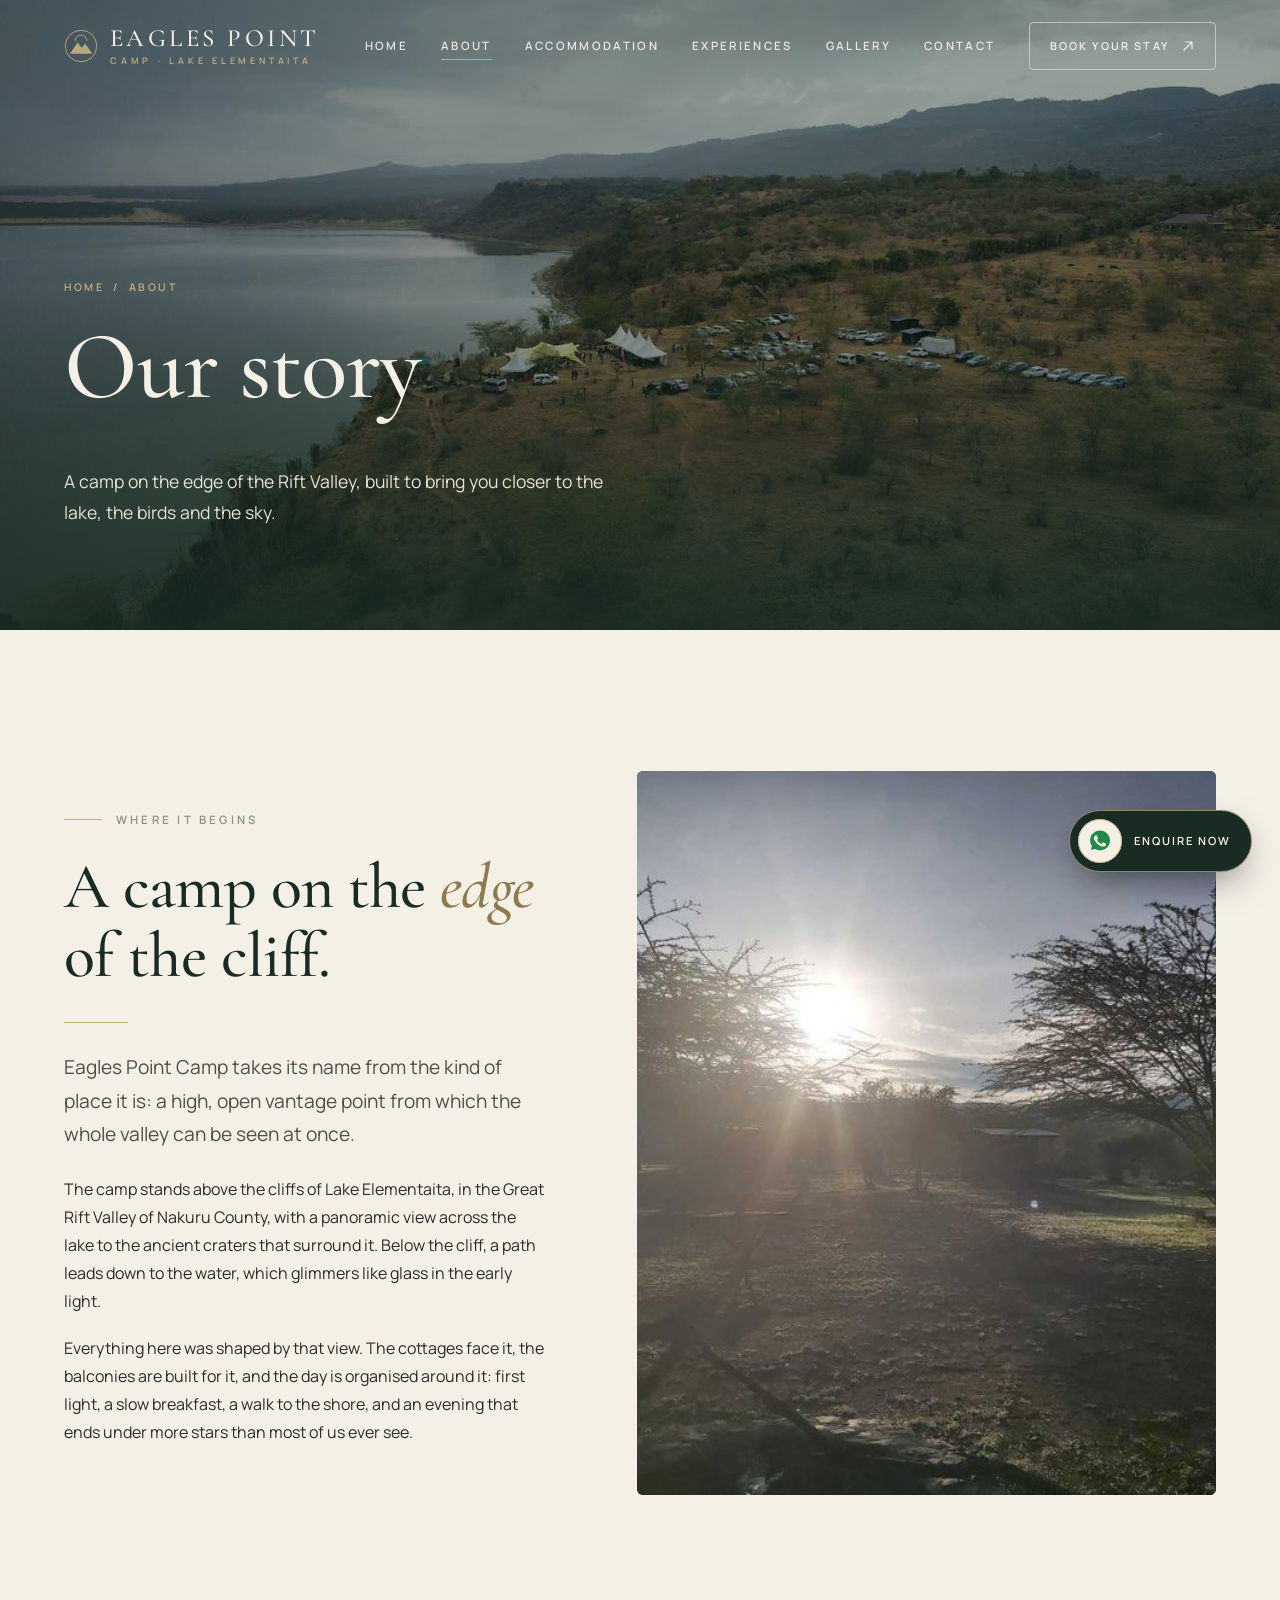
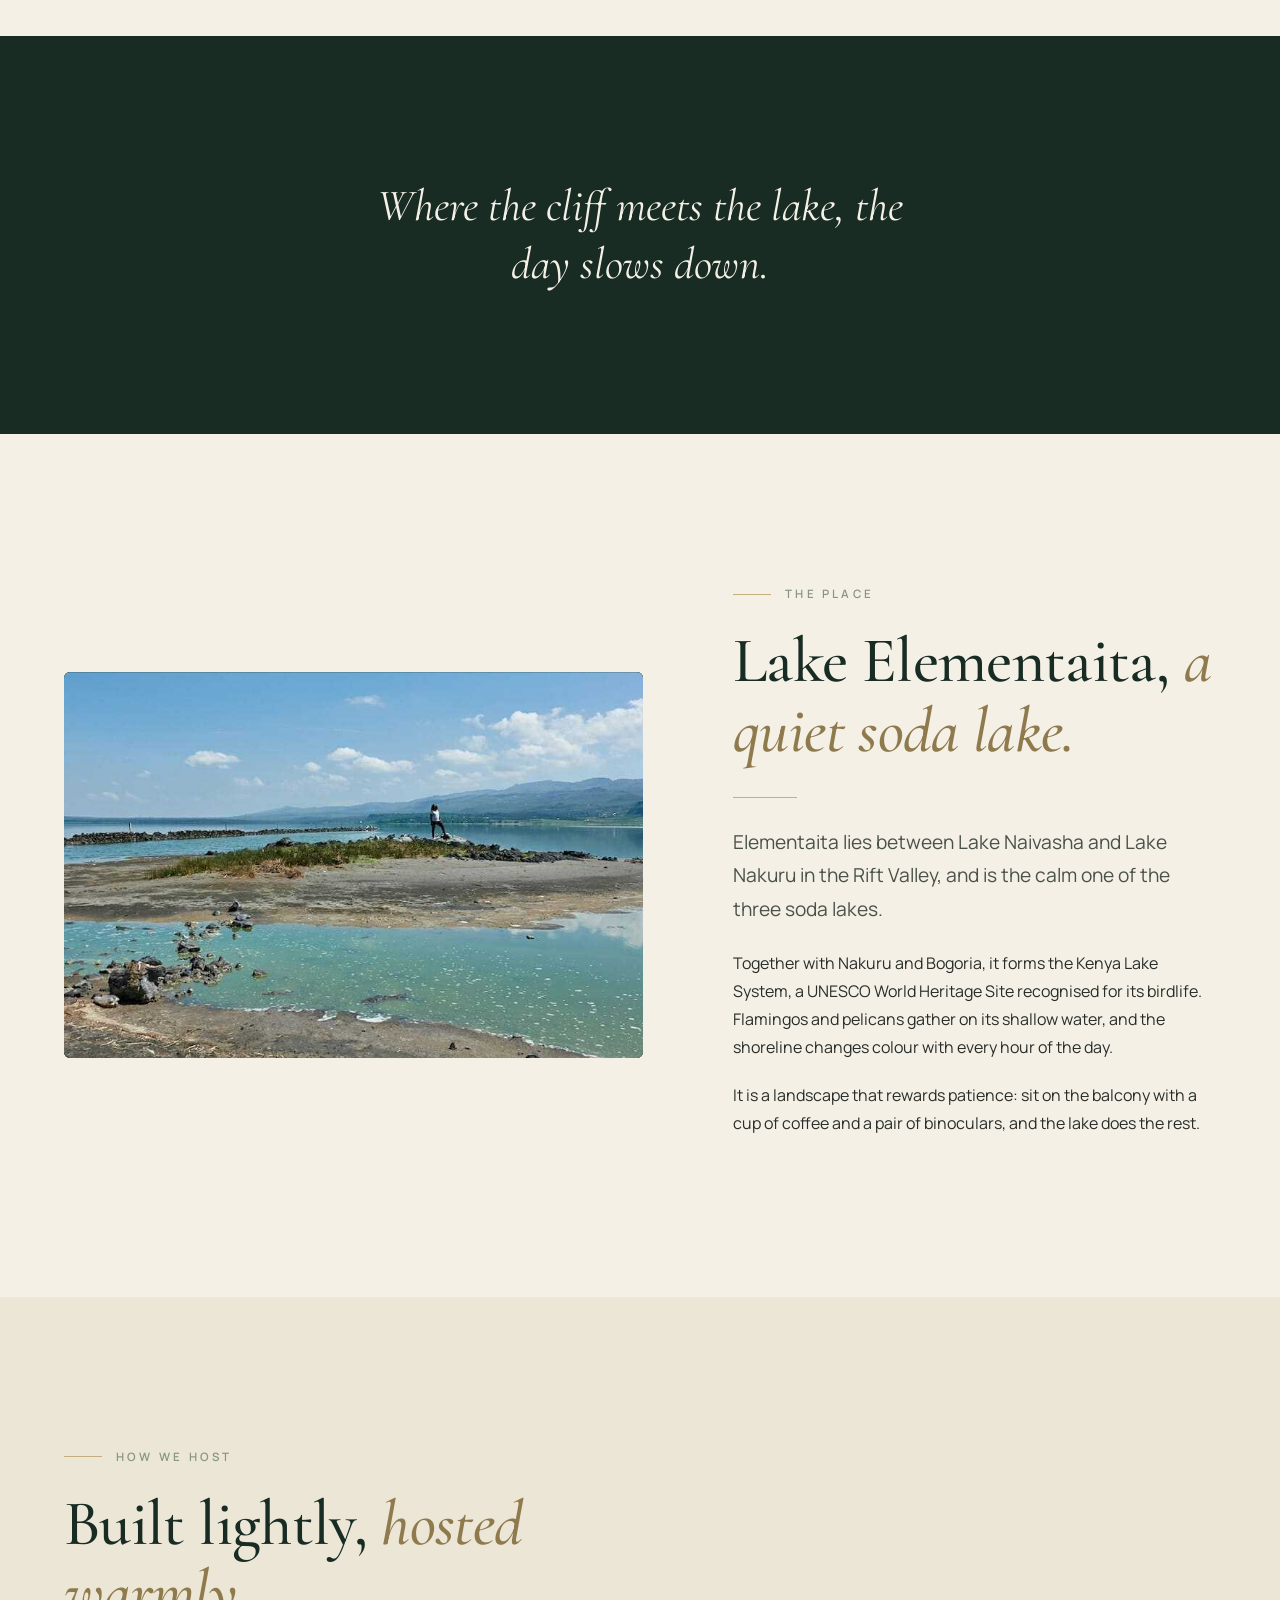
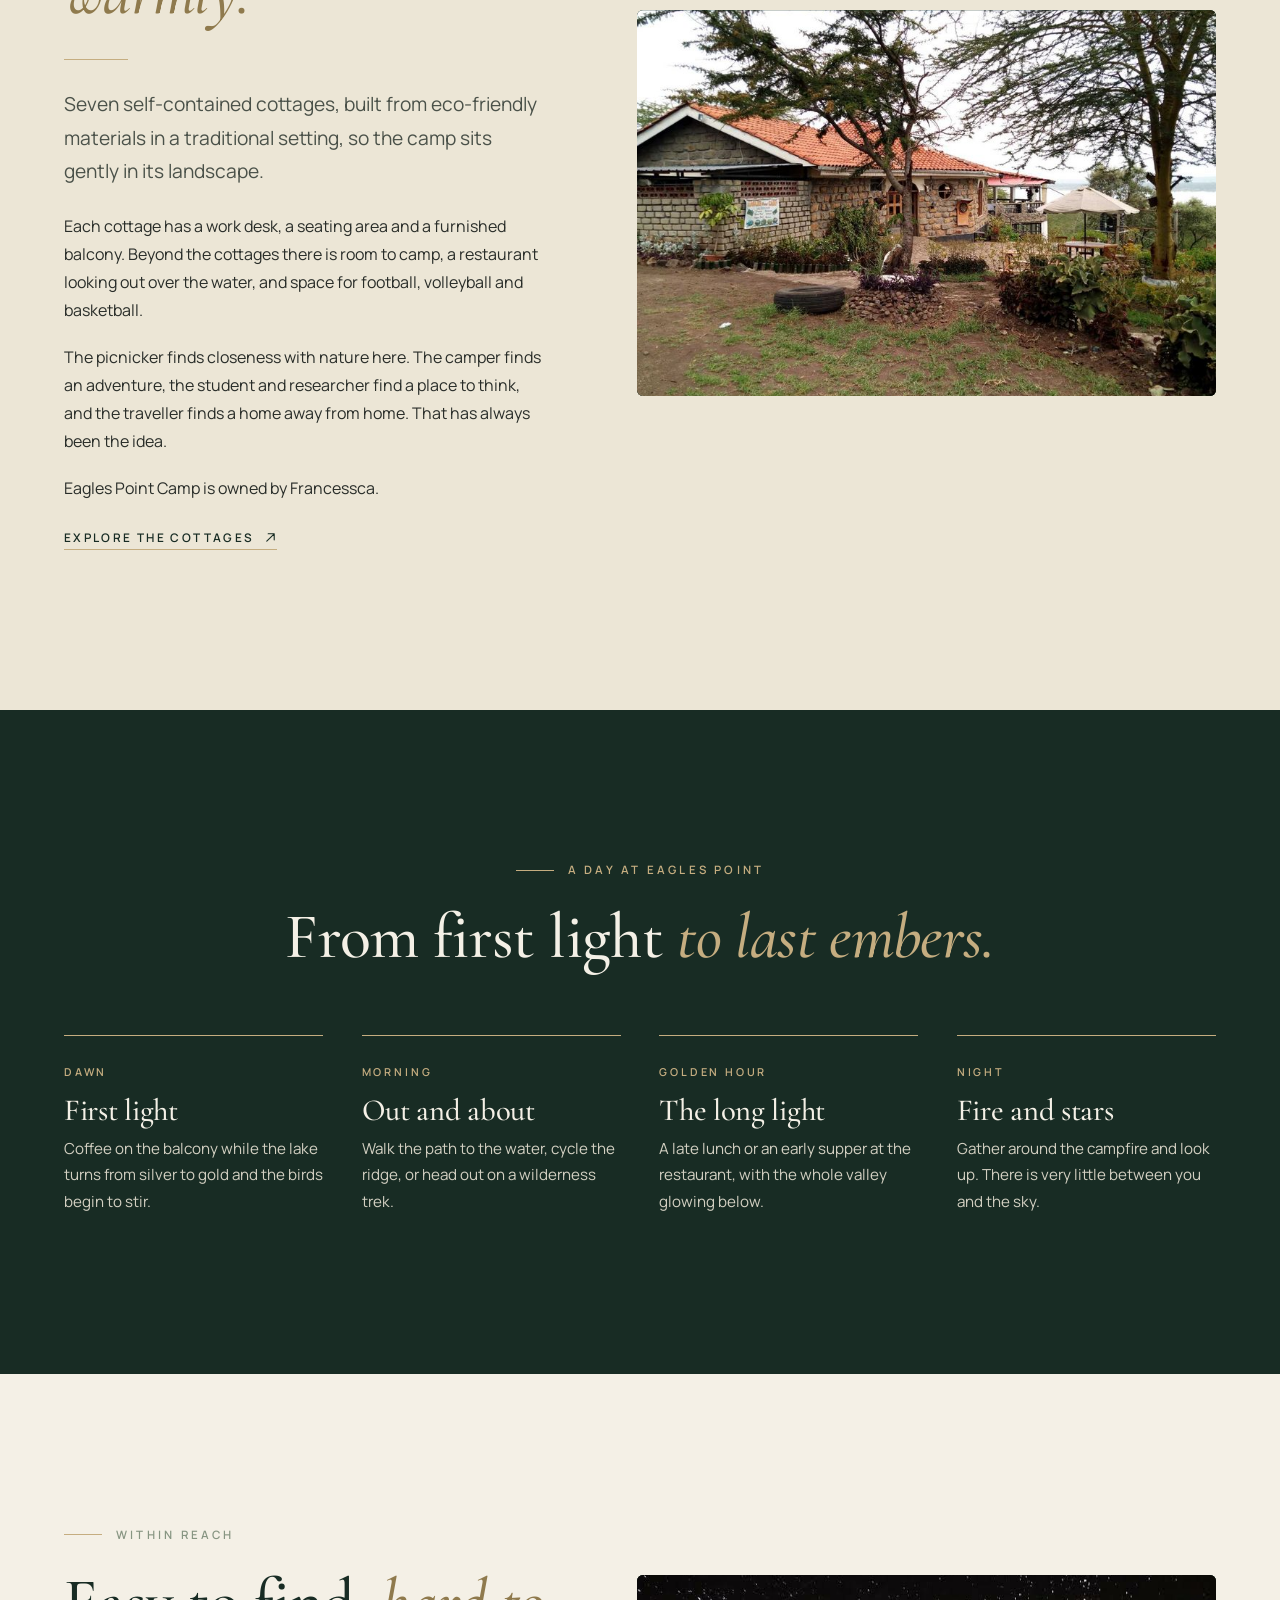
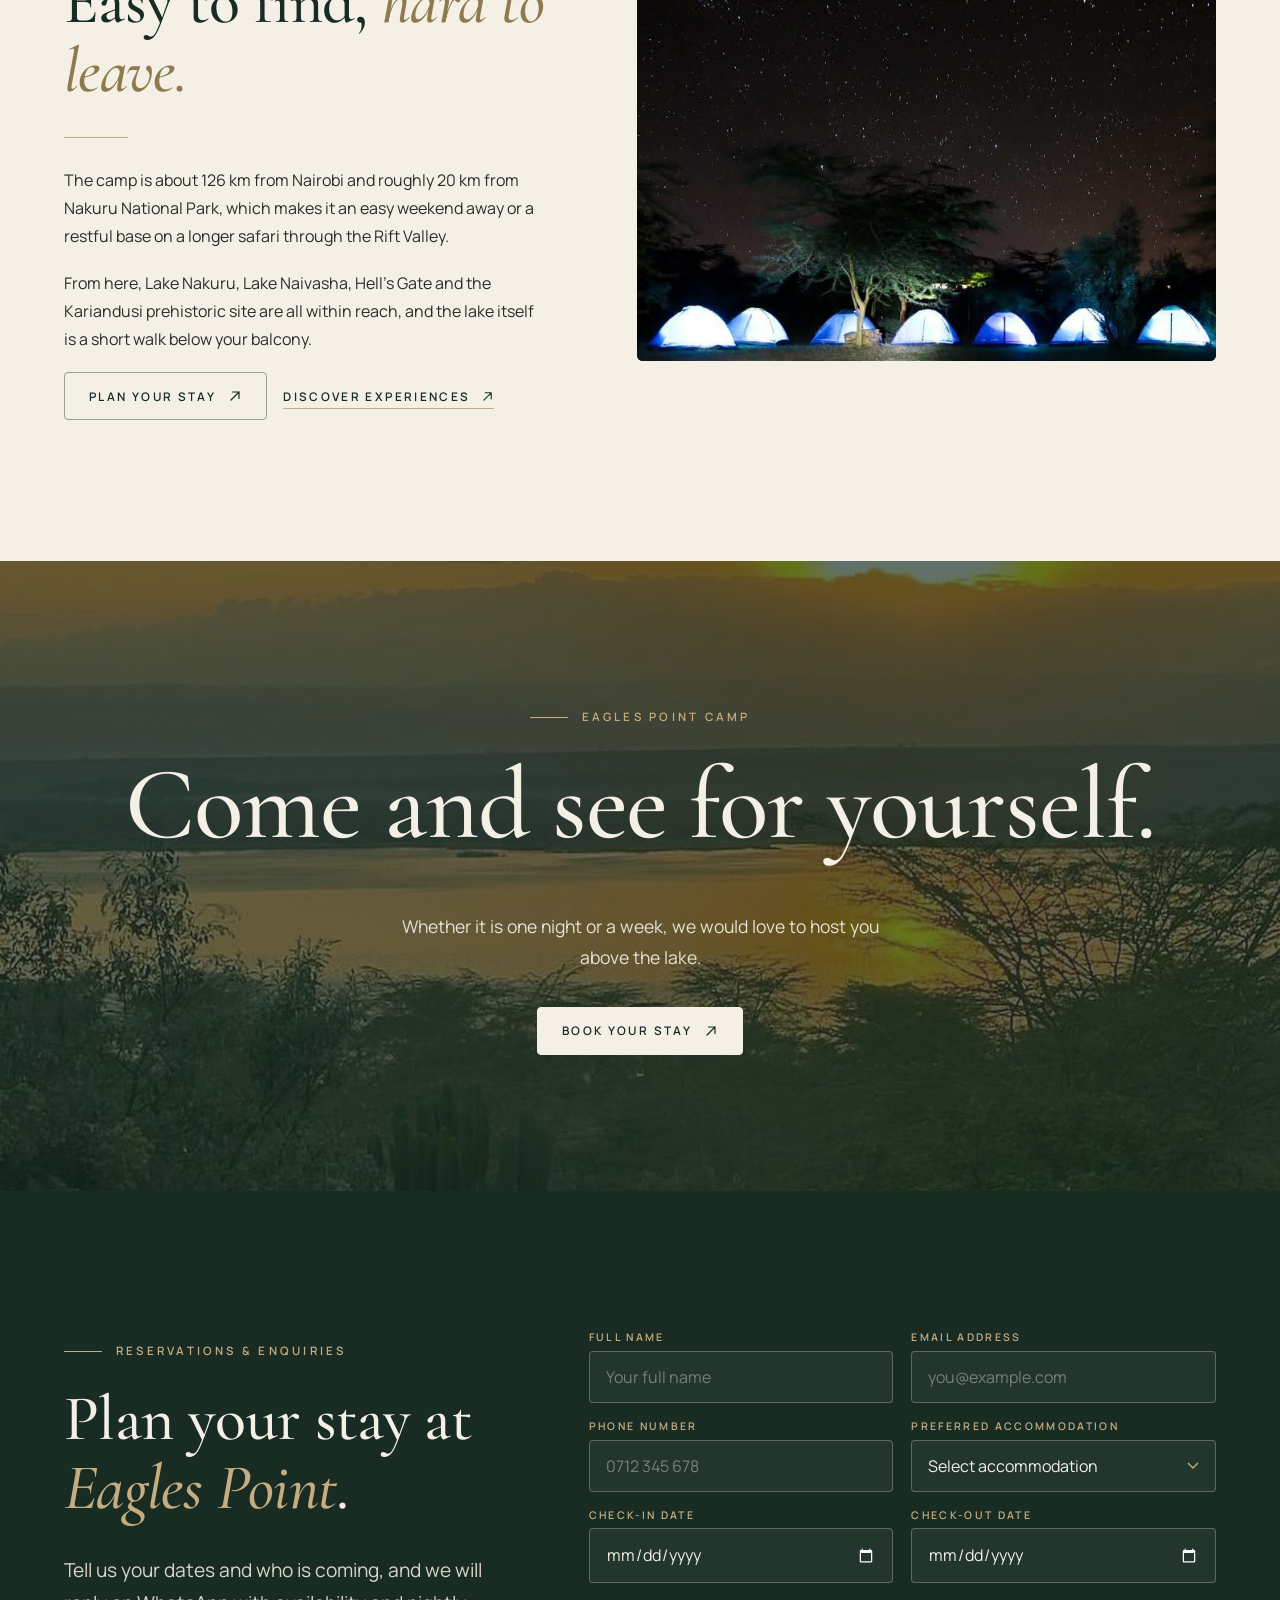
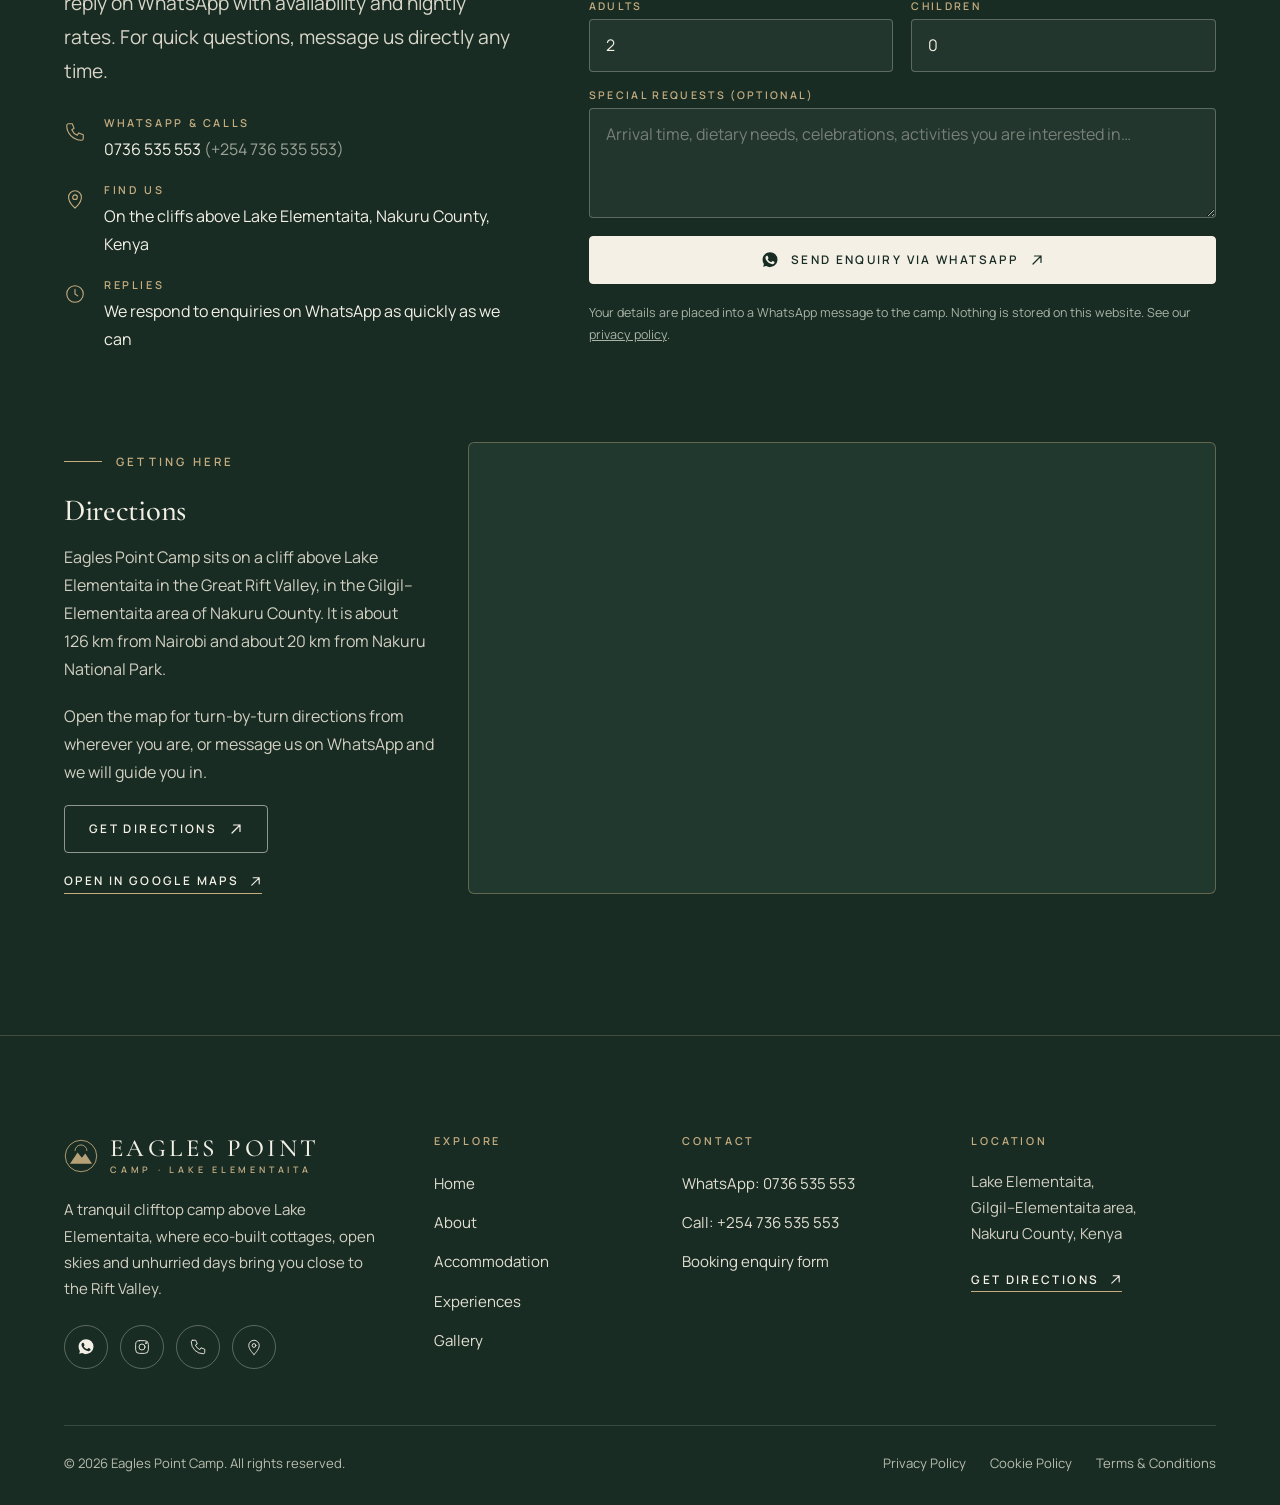
<file: about.html>
<!doctype html>
<html lang="en">
<head>
<meta charset="utf-8">
<meta name="viewport" content="width=device-width,initial-scale=1,viewport-fit=cover">
<title>Our Story | Eagles Point Camp, Lake Elementaita</title>
<meta name="description" content="The story of Eagles Point Camp: a clifftop retreat above Lake Elementaita in Nakuru County, Kenya, built around eco-friendly cottages, birdlife and open skies.">
<meta name="theme-color" content="#182C24">
<link rel="canonical" href="https://www.eaglespointcamp.co.ke/about.html">
<link rel="icon" href="favicon.svg" type="image/svg+xml">
<meta property="og:type" content="website"><meta property="og:site_name" content="Eagles Point Camp">
<meta property="og:title" content="Our Story | Eagles Point Camp, Lake Elementaita"><meta property="og:description" content="The story of Eagles Point Camp: a clifftop retreat above Lake Elementaita in Nakuru County, Kenya, built around eco-friendly cottages, birdlife and open skies.">
<meta property="og:url" content="https://www.eaglespointcamp.co.ke/about.html"><meta property="og:image" content="https://www.eaglespointcamp.co.ke/images/photo-117.jpg">
<meta name="twitter:card" content="summary_large_image">
<link rel="preconnect" href="https://fonts.googleapis.com"><link rel="preconnect" href="https://fonts.gstatic.com" crossorigin>
<link rel="stylesheet" href="https://fonts.googleapis.com/css2?family=Cormorant+Garamond:ital,wght@0,400;0,500;0,600;1,400;1,500&amp;family=Manrope:wght@400;500;600;700&amp;display=swap">
<link rel="stylesheet" href="css/style.css">
<script>document.documentElement.className+=' js'</script>
</head>
<body>
<a class="skip" href="#main">Skip to content</a>
<header class="site-header">
 <div class="bar">
  <a class="logo" href="index.html" aria-label="Eagles Point Camp, home"><svg viewBox="0 0 40 40" fill="none" aria-hidden="true"><circle cx="20" cy="20" r="18.5" stroke="currentColor" stroke-width="1"/><path d="M7 29l9-13 5 6 4-5 8 12z" fill="currentColor" opacity=".92"/><path d="M13 14a7 7 0 0114 0" stroke="currentColor" stroke-width="1"/></svg><span><b>Eagles Point</b><small>Camp · Lake Elementaita</small></span></a>
  <button class="burger" aria-expanded="false" aria-controls="site-nav" aria-label="Open menu"><span></span><span></span><span></span></button>
  <nav id="site-nav" class="nav" aria-label="Main"><a class="nl" href="index.html">Home</a><a class="nl" href="about.html" aria-current="page">About</a><a class="nl" href="accommodation.html">Accommodation</a><a class="nl" href="experiences.html">Experiences</a><a class="nl" href="experiences.html#gallery">Gallery</a><a class="nl" href="#contact">Contact</a><a class="btn" href="#book">Book Your Stay <svg viewBox="0 0 14 14" fill="none" stroke="currentColor" stroke-width="1.2" stroke-linecap="round" stroke-linejoin="round" aria-hidden="true"><path d="M3 11L11 3M4.5 3H11v6.5"/></svg></a></nav>
 </div>
</header>
<main id="main">
<section class="page-hero"><img src="images/photo-117.jpg" srcset="images/photo-117-800.jpg 800w, images/photo-117.jpg 1920w" sizes="100vw" alt="The camp on its cliff above Lake Elementaita, seen from above" width="1920" height="1081" decoding="async" fetchpriority="high" style="--pos:50% 60%">
 <div class="container"><div class="crumbs"><a href="index.html">Home</a> &nbsp;/&nbsp; About</div><h1>Our story</h1><p>A camp on the edge of the Rift Valley, built to bring you closer to the lake, the birds and the sky.</p></div></section>
<section class="section" aria-labelledby="s1"><div class="container"><div class="split">
 <div><span class="eyebrow rv">Where it begins</span><h2 id="s1" class="rv">A camp on the <em class="gold-i" style="color:#8f7a4d">edge</em> of the cliff.</h2><hr class="rule rv">
  <p class="lead rv">Eagles Point Camp takes its name from the kind of place it is: a high, open vantage point from which the whole valley can be seen at once.</p>
  <p class="rv">The camp stands above the cliffs of Lake Elementaita, in the Great Rift Valley of Nakuru County, with a panoramic view across the lake to the ancient craters that surround it. Below the cliff, a path leads down to the water, which glimmers like glass in the early light.</p>
  <p class="rv">Everything here was shaped by that view. The cottages face it, the balconies are built for it, and the day is organised around it: first light, a slow breakfast, a walk to the shore, and an evening that ends under more stars than most of us ever see.</p></div>
 <div class="col-media"><div class="imgwrap rv zoom" style="aspect-ratio:4/5"><img src="images/photo-113.jpg" srcset="images/photo-113-800.jpg 800w, images/photo-113.jpg 1400w" sizes="(max-width: 760px) 100vw, 50vw" alt="Sunrise through the acacia trees at the camp" width="1400" height="1050" loading="lazy" decoding="async" style="--pos:50% 50%"></div></div>
</div></div></section>

<section class="section dark" aria-label="A guiding thought"><div class="container"><p class="story-quote rv">Where the cliff meets the lake, the day slows down.</p></div></section>

<section class="section" aria-labelledby="s2"><div class="container"><div class="split rev">
 <div><span class="eyebrow rv">The place</span><h2 id="s2" class="rv">Lake Elementaita, <em class="gold-i" style="color:#8f7a4d">a quiet soda lake.</em></h2><hr class="rule rv">
  <p class="lead rv">Elementaita lies between Lake Naivasha and Lake Nakuru in the Rift Valley, and is the calm one of the three soda lakes.</p>
  <p class="rv">Together with Nakuru and Bogoria, it forms the Kenya Lake System, a UNESCO World Heritage Site recognised for its birdlife. Flamingos and pelicans gather on its shallow water, and the shoreline changes colour with every hour of the day.</p>
  <p class="rv">It is a landscape that rewards patience: sit on the balcony with a cup of coffee and a pair of binoculars, and the lake does the rest.</p></div>
 <div class="col-media"><div class="imgwrap rv zoom" style="aspect-ratio:3/2"><img src="images/photo-51.jpg" alt="The shoreline of Lake Elementaita" width="800" height="800" loading="lazy" decoding="async" style="--pos:50% 55%"></div></div>
</div></div></section>

<section class="section alt" aria-labelledby="s3"><div class="container"><div class="split">
 <div><span class="eyebrow rv">How we host</span><h2 id="s3" class="rv">Built lightly, <em class="gold-i" style="color:#8f7a4d">hosted warmly.</em></h2><hr class="rule rv">
  <p class="lead rv">Seven self-contained cottages, built from eco-friendly materials in a traditional setting, so the camp sits gently in its landscape.</p>
  <p class="rv">Each cottage has a work desk, a seating area and a furnished balcony. Beyond the cottages there is room to camp, a restaurant looking out over the water, and space for football, volleyball and basketball.</p>
  <p class="rv">The picnicker finds closeness with nature here. The camper finds an adventure, the student and researcher find a place to think, and the traveller finds a home away from home. That has always been the idea.</p>
  <p class="rv">Eagles Point Camp is owned by Francessca.</p>
  <p class="rv"><a class="link" href="accommodation.html">Explore the cottages <svg viewBox="0 0 14 14" fill="none" stroke="currentColor" stroke-width="1.2" stroke-linecap="round" stroke-linejoin="round" aria-hidden="true"><path d="M3 11L11 3M4.5 3H11v6.5"/></svg></a></p></div>
 <div class="col-media"><div class="imgwrap rv zoom" style="aspect-ratio:3/2"><img src="images/photo-30.jpg" srcset="images/photo-30-800.jpg 800w, images/photo-30.jpg 1400w" sizes="(max-width: 760px) 100vw, 50vw" alt="The main house among the acacia trees" width="1400" height="1050" loading="lazy" decoding="async" style="--pos:50% 60%"></div></div>
</div></div></section>

<section class="section dark" aria-labelledby="s4"><div class="container">
 <div class="center rv"><span class="eyebrow">A day at Eagles Point</span><h2 id="s4">From first light <em class="gold-i">to last embers.</em></h2></div>
 <div class="tl mt">
  <div class="rv"><small>Dawn</small><h3>First light</h3><p>Coffee on the balcony while the lake turns from silver to gold and the birds begin to stir.</p></div>
  <div class="rv" style="--d:.1s"><small>Morning</small><h3>Out and about</h3><p>Walk the path to the water, cycle the ridge, or head out on a wilderness trek.</p></div>
  <div class="rv" style="--d:.2s"><small>Golden hour</small><h3>The long light</h3><p>A late lunch or an early supper at the restaurant, with the whole valley glowing below.</p></div>
  <div class="rv" style="--d:.3s"><small>Night</small><h3>Fire and stars</h3><p>Gather around the campfire and look up. There is very little between you and the sky.</p></div>
 </div>
</div></section>

<section class="section" aria-labelledby="s5"><div class="container"><div class="split">
 <div><span class="eyebrow rv">Within reach</span><h2 id="s5" class="rv">Easy to find, <em class="gold-i" style="color:#8f7a4d">hard to leave.</em></h2><hr class="rule rv">
  <p class="rv">The camp is about 126&nbsp;km from Nairobi and roughly 20&nbsp;km from Nakuru National Park, which makes it an easy weekend away or a restful base on a longer safari through the Rift Valley.</p>
  <p class="rv">From here, Lake Nakuru, Lake Naivasha, Hell’s Gate and the Kariandusi prehistoric site are all within reach, and the lake itself is a short walk below your balcony.</p>
  <div class="btns rv"><a class="btn btn--dark" href="#book">Plan your stay <svg viewBox="0 0 14 14" fill="none" stroke="currentColor" stroke-width="1.2" stroke-linecap="round" stroke-linejoin="round" aria-hidden="true"><path d="M3 11L11 3M4.5 3H11v6.5"/></svg></a><a class="link" href="experiences.html">Discover experiences <svg viewBox="0 0 14 14" fill="none" stroke="currentColor" stroke-width="1.2" stroke-linecap="round" stroke-linejoin="round" aria-hidden="true"><path d="M3 11L11 3M4.5 3H11v6.5"/></svg></a></div></div>
 <div class="col-media"><div class="imgwrap rv zoom" style="aspect-ratio:3/2"><img src="images/photo-1p.jpg" alt="Tents glowing beneath a night sky full of stars" width="720" height="514" loading="lazy" decoding="async" style="--pos:50% 70%"></div></div>
</div></div></section>
<section class="cta" aria-labelledby="cta-h">
 <img src="images/photo-121.jpg" srcset="images/photo-121-800.jpg 800w, images/photo-121.jpg 1920w" sizes="100vw" alt="Sunset over Lake Elementaita" width="1920" height="2123" loading="lazy" decoding="async" style="--pos:50% 45%">
 <div class="container rv"><span class="eyebrow" style="justify-content:center;color:var(--gold)">Eagles Point Camp</span><h2 id="cta-h">Come and see for yourself.</h2><p>Whether it is one night or a week, we would love to host you above the lake.</p>
 <a class="btn btn--fill" href="#book">Book Your Stay <svg viewBox="0 0 14 14" fill="none" stroke="currentColor" stroke-width="1.2" stroke-linecap="round" stroke-linejoin="round" aria-hidden="true"><path d="M3 11L11 3M4.5 3H11v6.5"/></svg></a></div>
</section>
<section class="section dark" id="contact" aria-labelledby="contact-h">
 <div class="container">
  <div class="contact-grid">
   <div class="rv">
    <span class="eyebrow">Reservations &amp; enquiries</span>
    <h2 id="contact-h">Plan your stay at <em class="gold-i">Eagles Point</em>.</h2>
    <p class="lead">Tell us your dates and who is coming, and we will reply on WhatsApp with availability and nightly rates. For quick questions, message us directly any time.</p>
    <ul class="info-list">
     <li><svg class="" viewBox="0 0 24 24" fill="none" stroke="currentColor" stroke-width="1.2" stroke-linecap="round" stroke-linejoin="round" aria-hidden="true"><path d="M5 3h4l2 5-2.5 1.5a11 11 0 006 6L16 13l5 2v4a2 2 0 01-2 2A16 16 0 013 5a2 2 0 012-2z"/></svg><div><b>WhatsApp &amp; calls</b><a href="https://wa.me/254736535553" target="_blank" rel="noopener">0736 535 553</a> <span style="opacity:.6">(+254 736 535 553)</span></div></li>
     <li><svg class="" viewBox="0 0 24 24" fill="none" stroke="currentColor" stroke-width="1.2" stroke-linecap="round" stroke-linejoin="round" aria-hidden="true"><path d="M12 22s7-6.5 7-12a7 7 0 10-14 0c0 5.5 7 12 7 12z"/><circle cx="12" cy="10" r="2.5"/></svg><div><b>Find us</b>On the cliffs above Lake Elementaita, Nakuru County, Kenya</div></li>
     <li><svg class="" viewBox="0 0 24 24" fill="none" stroke="currentColor" stroke-width="1.2" stroke-linecap="round" stroke-linejoin="round" aria-hidden="true"><circle cx="12" cy="12" r="9"/><path d="M12 7v5l3 2"/></svg><div><b>Replies</b>We respond to enquiries on WhatsApp as quickly as we can</div></li>
    </ul>
   </div>
   <div class="rv" style="--d:.12s" id="book"><form class="form" id="bookform" data-wa novalidate aria-label="Booking enquiry">
 <div class="fields two"><div class="field"><label for="f-name">Full name</label><input id="f-name" name="name" type="text" placeholder="Your full name" required autocomplete="name"><span class="err" role="alert"></span></div><div class="field"><label for="f-email">Email address</label><input id="f-email" name="email" type="email" placeholder="you@example.com" required autocomplete="email"><span class="err" role="alert"></span></div></div>
 <div class="fields two"><div class="field"><label for="f-phone">Phone number</label><input id="f-phone" name="phone" type="tel" placeholder="0712 345 678" required autocomplete="tel"><span class="err" role="alert"></span></div>
  <div class="field"><label for="f-room">Preferred accommodation</label><select id="f-room" name="room" required><option value="">Select accommodation</option><option value="Mukeo Cottage">Mukeo Cottage</option><option value="Muthiga Cottage">Muthiga Cottage</option><option value="Mutamaiywa Cottage">Mutamaiywa Cottage</option><option value="Tarakwa Cottage">Tarakwa Cottage</option><option value="Euphorbia Cottage">Euphorbia Cottage</option><option value="Kipsitet Cottage">Kipsitet Cottage</option><option value="Mukinduri Cottage">Mukinduri Cottage</option><option value="Camping">Camping</option><option value="Not sure yet, please advise">Not sure yet, please advise</option></select><span class="err" role="alert"></span></div></div>
 <div class="fields two"><div class="field"><label for="f-in">Check-in date</label><input id="f-in" name="checkin" type="date" placeholder="" required><span class="err" role="alert"></span></div><div class="field"><label for="f-out">Check-out date</label><input id="f-out" name="checkout" type="date" placeholder="" required><span class="err" role="alert"></span></div></div>
 <div class="fields two"><div class="field"><label for="f-ad">Adults</label><input id="f-ad" name="adults" type="number" placeholder="2" required min="1" max="40" value="2" inputmode="numeric"><span class="err" role="alert"></span></div><div class="field"><label for="f-ch">Children</label><input id="f-ch" name="children" type="number" placeholder="0" min="0" max="40" value="0" inputmode="numeric"><span class="err" role="alert"></span></div></div>
 <div class="field"><label for="f-msg">Special requests (optional)</label><textarea id="f-msg" name="message" placeholder="Arrival time, dietary needs, celebrations, activities you are interested in…"></textarea><span class="err" role="alert"></span></div>
 <button class="btn btn--fill btn--block" type="submit"><svg class="wa" viewBox="0 0 24 24" fill="currentColor" aria-hidden="true"><path d="M17.47 14.38c-.3-.15-1.76-.87-2.03-.97-.27-.1-.47-.15-.67.15-.2.3-.77.97-.94 1.17-.17.2-.35.22-.65.07-.3-.15-1.26-.46-2.4-1.48-.89-.79-1.49-1.77-1.66-2.07-.17-.3-.02-.46.13-.61.13-.13.3-.35.45-.52.15-.17.2-.3.3-.5.1-.2.05-.37-.02-.52-.07-.15-.67-1.62-.92-2.22-.24-.58-.49-.5-.67-.51h-.57c-.2 0-.52.07-.8.37-.27.3-1.04 1.02-1.04 2.48 0 1.46 1.07 2.88 1.21 3.08.15.2 2.1 3.2 5.08 4.49.71.31 1.26.49 1.69.63.71.23 1.36.2 1.87.12.57-.09 1.76-.72 2.01-1.41.25-.69.25-1.29.17-1.41-.07-.12-.27-.2-.57-.35zM12.05 21.5h-.01a9.9 9.9 0 01-5.03-1.38l-.36-.21-3.74.98 1-3.65-.24-.37A9.86 9.86 0 012.1 11.4C2.1 5.93 6.58 1.5 12.05 1.5c2.65 0 5.14 1.03 7.01 2.9a9.82 9.82 0 012.9 7c0 5.47-4.46 9.9-9.91 9.9z"/></svg> Send Enquiry via WhatsApp <svg viewBox="0 0 14 14" fill="none" stroke="currentColor" stroke-width="1.2" stroke-linecap="round" stroke-linejoin="round" aria-hidden="true"><path d="M3 11L11 3M4.5 3H11v6.5"/></svg></button>
 <p class="hint">Your details are placed into a WhatsApp message to the camp. Nothing is stored on this website. See our <a href="privacy-policy.html" style="text-decoration:underline">privacy policy</a>.</p>
 <div class="form-status" role="status" aria-live="polite"></div>
</form></div>
  </div>
  <div class="map-wrap">
   <div class="rv">
    <span class="eyebrow">Getting here</span>
    <h3>Directions</h3>
    <p style="color:#d3d0c2">Eagles Point Camp sits on a cliff above Lake Elementaita in the Great Rift Valley, in the Gilgil–Elementaita area of Nakuru County. It is about 126&nbsp;km from Nairobi and about 20&nbsp;km from Nakuru National Park.</p>
    <p style="color:#d3d0c2">Open the map for turn-by-turn directions from wherever you are, or message us on WhatsApp and we will guide you in.</p>
    <div class="btns"><a class="btn" href="https://www.google.com/maps/dir/?api=1&amp;destination=Eagles+Point+Camp,+Lake+Elementaita,+Nakuru,+Kenya" target="_blank" rel="noopener">Get Directions <svg viewBox="0 0 14 14" fill="none" stroke="currentColor" stroke-width="1.2" stroke-linecap="round" stroke-linejoin="round" aria-hidden="true"><path d="M3 11L11 3M4.5 3H11v6.5"/></svg></a><a class="link" href="https://www.google.com/maps/search/?api=1&amp;query=Eagles+Point+Camp,+Lake+Elementaita,+Nakuru,+Kenya" target="_blank" rel="noopener">Open in Google Maps <svg viewBox="0 0 14 14" fill="none" stroke="currentColor" stroke-width="1.2" stroke-linecap="round" stroke-linejoin="round" aria-hidden="true"><path d="M3 11L11 3M4.5 3H11v6.5"/></svg></a></div>
   </div>
   <div class="frame rv" style="--d:.1s"><iframe title="Map showing Eagles Point Camp near Lake Elementaita" src="https://www.google.com/maps?q=Eagles+Point+Camp,+Lake+Elementaita,+Nakuru,+Kenya&amp;output=embed" loading="lazy" referrerpolicy="no-referrer-when-downgrade" allowfullscreen></iframe></div>
  </div>
 </div>
</section>
<footer class="site-footer">
 <div class="container">
  <div class="f-grid">
   <div>
    <a class="logo" href="index.html"><svg viewBox="0 0 40 40" fill="none" aria-hidden="true"><circle cx="20" cy="20" r="18.5" stroke="currentColor" stroke-width="1"/><path d="M7 29l9-13 5 6 4-5 8 12z" fill="currentColor" opacity=".92"/><path d="M13 14a7 7 0 0114 0" stroke="currentColor" stroke-width="1"/></svg><span><b>Eagles Point</b><small>Camp · Lake Elementaita</small></span></a>
    <p>A tranquil clifftop camp above Lake Elementaita, where eco-built cottages, open skies and unhurried days bring you close to the Rift Valley.</p>
    <div class="socials">
     <a href="https://wa.me/254736535553" target="_blank" rel="noopener" aria-label="Chat with us on WhatsApp"><svg class="wa" viewBox="0 0 24 24" fill="currentColor" aria-hidden="true"><path d="M17.47 14.38c-.3-.15-1.76-.87-2.03-.97-.27-.1-.47-.15-.67.15-.2.3-.77.97-.94 1.17-.17.2-.35.22-.65.07-.3-.15-1.26-.46-2.4-1.48-.89-.79-1.49-1.77-1.66-2.07-.17-.3-.02-.46.13-.61.13-.13.3-.35.45-.52.15-.17.2-.3.3-.5.1-.2.05-.37-.02-.52-.07-.15-.67-1.62-.92-2.22-.24-.58-.49-.5-.67-.51h-.57c-.2 0-.52.07-.8.37-.27.3-1.04 1.02-1.04 2.48 0 1.46 1.07 2.88 1.21 3.08.15.2 2.1 3.2 5.08 4.49.71.31 1.26.49 1.69.63.71.23 1.36.2 1.87.12.57-.09 1.76-.72 2.01-1.41.25-.69.25-1.29.17-1.41-.07-.12-.27-.2-.57-.35zM12.05 21.5h-.01a9.9 9.9 0 01-5.03-1.38l-.36-.21-3.74.98 1-3.65-.24-.37A9.86 9.86 0 012.1 11.4C2.1 5.93 6.58 1.5 12.05 1.5c2.65 0 5.14 1.03 7.01 2.9a9.82 9.82 0 012.9 7c0 5.47-4.46 9.9-9.91 9.9z"/></svg></a>
     <a href="https://www.instagram.com/eaglespointcamp" target="_blank" rel="noopener" aria-label="Instagram"><svg viewBox="0 0 24 24" fill="none" stroke="currentColor" stroke-width="1.2" stroke-linecap="round" stroke-linejoin="round" aria-hidden="true"><rect x="3.5" y="3.5" width="17" height="17" rx="5"/><circle cx="12" cy="12" r="4"/><circle cx="17.2" cy="6.8" r=".6" fill="currentColor"/></svg></a>
     <a href="tel:+254736535553" aria-label="Call Eagles Point Camp"><svg class="" viewBox="0 0 24 24" fill="none" stroke="currentColor" stroke-width="1.2" stroke-linecap="round" stroke-linejoin="round" aria-hidden="true"><path d="M5 3h4l2 5-2.5 1.5a11 11 0 006 6L16 13l5 2v4a2 2 0 01-2 2A16 16 0 013 5a2 2 0 012-2z"/></svg></a>
     <a href="https://www.google.com/maps/search/?api=1&amp;query=Eagles+Point+Camp,+Lake+Elementaita,+Nakuru,+Kenya" target="_blank" rel="noopener" aria-label="Find us on Google Maps"><svg class="" viewBox="0 0 24 24" fill="none" stroke="currentColor" stroke-width="1.2" stroke-linecap="round" stroke-linejoin="round" aria-hidden="true"><path d="M12 22s7-6.5 7-12a7 7 0 10-14 0c0 5.5 7 12 7 12z"/><circle cx="12" cy="10" r="2.5"/></svg></a>
    </div>
   </div>
   <div><h4>Explore</h4><ul class="f-links"><li><a href="index.html">Home</a></li><li><a href="about.html">About</a></li><li><a href="accommodation.html">Accommodation</a></li><li><a href="experiences.html">Experiences</a></li><li><a href="experiences.html#gallery">Gallery</a></li></ul></div>
   <div><h4>Contact</h4><ul class="f-links"><li><a href="https://wa.me/254736535553" target="_blank" rel="noopener">WhatsApp: 0736 535 553</a></li><li><a href="tel:+254736535553">Call: +254 736 535 553</a></li><li><a href="#book">Booking enquiry form</a></li></ul></div>
   <div><h4>Location</h4><p>Lake Elementaita,<br>Gilgil–Elementaita area,<br>Nakuru County, Kenya</p><p style="margin-top:10px"><a class="link" style="color:var(--ivory)" href="https://www.google.com/maps/dir/?api=1&amp;destination=Eagles+Point+Camp,+Lake+Elementaita,+Nakuru,+Kenya" target="_blank" rel="noopener">Get directions <svg viewBox="0 0 14 14" fill="none" stroke="currentColor" stroke-width="1.2" stroke-linecap="round" stroke-linejoin="round" aria-hidden="true"><path d="M3 11L11 3M4.5 3H11v6.5"/></svg></a></p></div>
  </div>
  <div class="f-bottom">
   <span>© <span data-year>2026</span> Eagles Point Camp. All rights reserved.</span>
   <nav aria-label="Legal"><a href="privacy-policy.html">Privacy Policy</a><a href="cookie-policy.html">Cookie Policy</a><a href="terms-and-conditions.html">Terms &amp; Conditions</a></nav>
  </div>
 </div>
</footer>
<a class="fab" href="https://wa.me/254736535553?text=Hello%20Eagles%20Point%20Camp%2C%20I%20would%20like%20to%20enquire%20about%20rooms%20and%20rates." target="_blank" rel="noopener" aria-label="Enquire now on WhatsApp"><i><svg class="wa" viewBox="0 0 24 24" fill="currentColor" aria-hidden="true"><path d="M17.47 14.38c-.3-.15-1.76-.87-2.03-.97-.27-.1-.47-.15-.67.15-.2.3-.77.97-.94 1.17-.17.2-.35.22-.65.07-.3-.15-1.26-.46-2.4-1.48-.89-.79-1.49-1.77-1.66-2.07-.17-.3-.02-.46.13-.61.13-.13.3-.35.45-.52.15-.17.2-.3.3-.5.1-.2.05-.37-.02-.52-.07-.15-.67-1.62-.92-2.22-.24-.58-.49-.5-.67-.51h-.57c-.2 0-.52.07-.8.37-.27.3-1.04 1.02-1.04 2.48 0 1.46 1.07 2.88 1.21 3.08.15.2 2.1 3.2 5.08 4.49.71.31 1.26.49 1.69.63.71.23 1.36.2 1.87.12.57-.09 1.76-.72 2.01-1.41.25-.69.25-1.29.17-1.41-.07-.12-.27-.2-.57-.35zM12.05 21.5h-.01a9.9 9.9 0 01-5.03-1.38l-.36-.21-3.74.98 1-3.65-.24-.37A9.86 9.86 0 012.1 11.4C2.1 5.93 6.58 1.5 12.05 1.5c2.65 0 5.14 1.03 7.01 2.9a9.82 9.82 0 012.9 7c0 5.47-4.46 9.9-9.91 9.9z"/></svg></i><span>Enquire Now</span></a>
<div class="cookie" role="dialog" aria-label="Cookie notice" aria-live="polite">
 <p>We use only the essentials to run this site, plus Google Fonts and Google Maps. Read our <a href="cookie-policy.html">Cookie Policy</a> and <a href="privacy-policy.html">Privacy Policy</a>.</p>
 <div class="btns"><button class="btn btn--dark" data-cookie="accepted" type="button">Accept</button><button class="btn btn--dark" data-cookie="essential" type="button">Essential only</button></div>
</div>
<script src="js/main.js" defer></script>
</body>
</html>
</file>
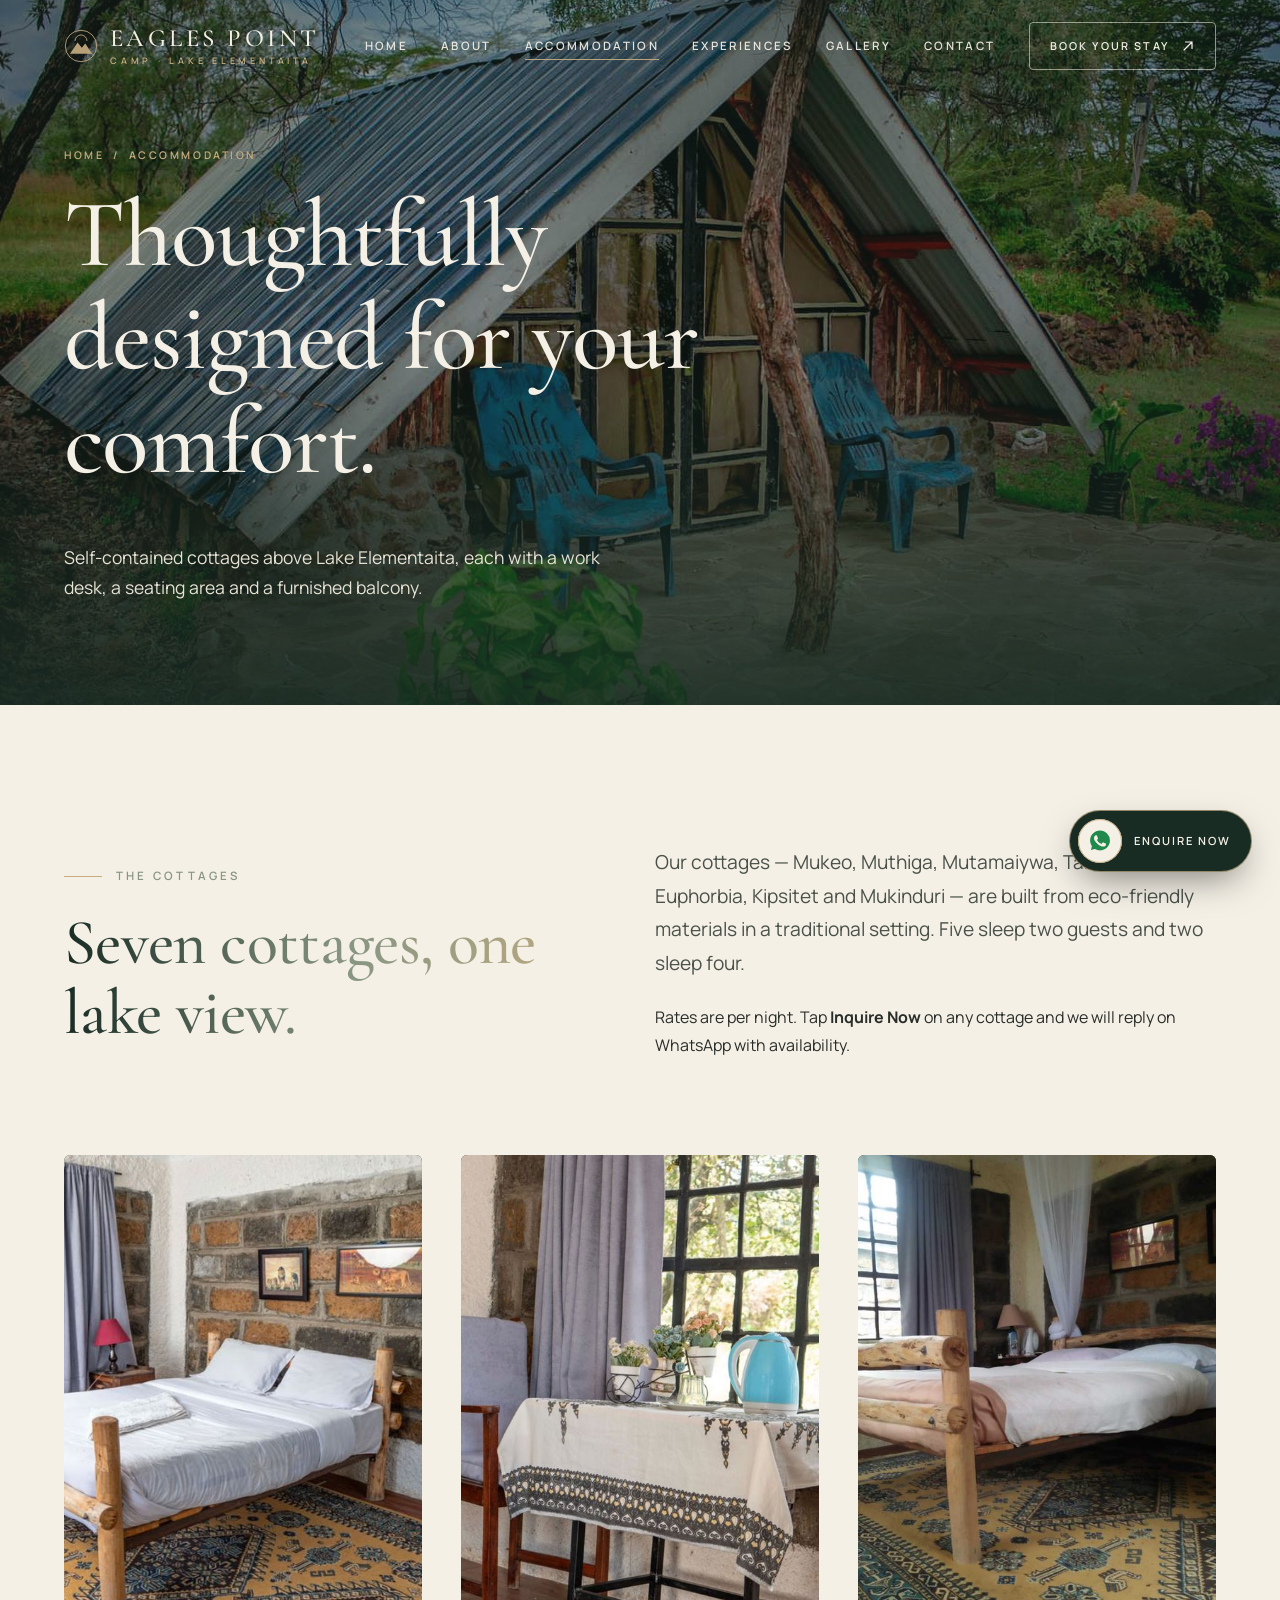
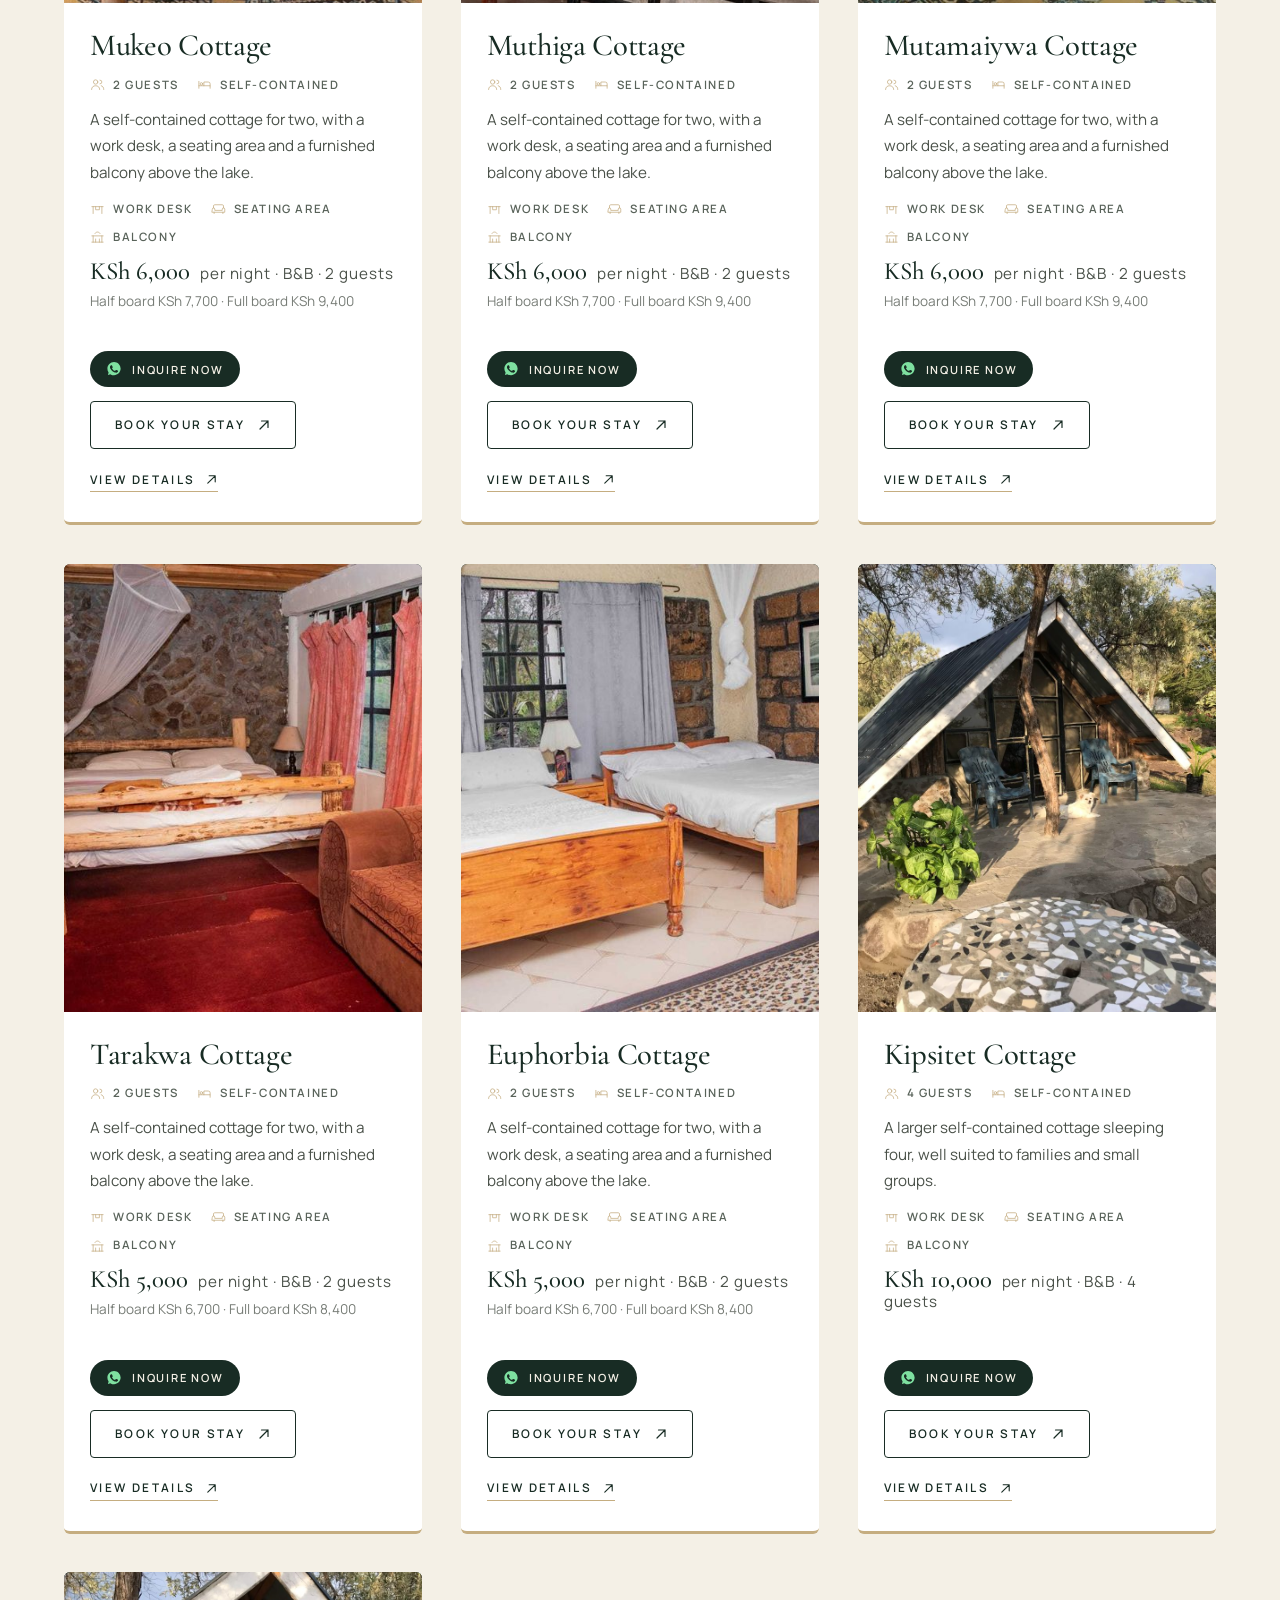
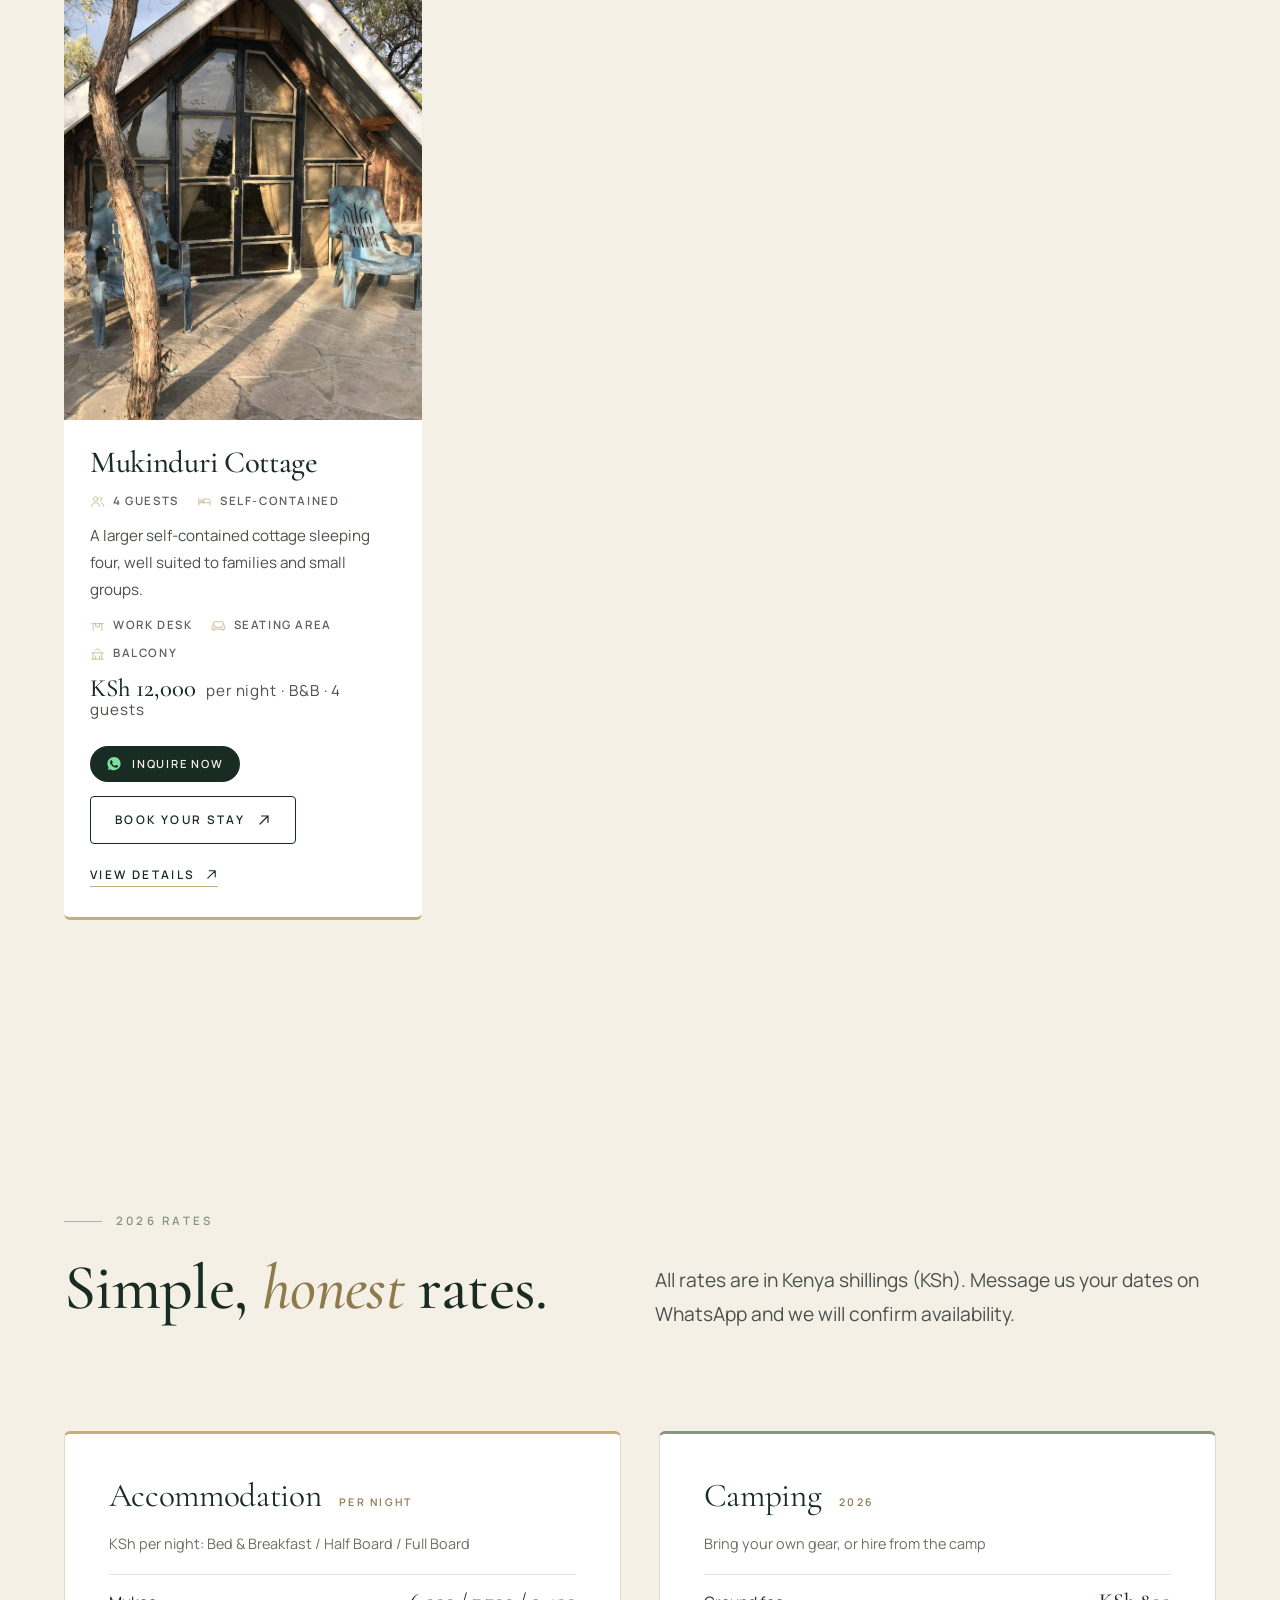
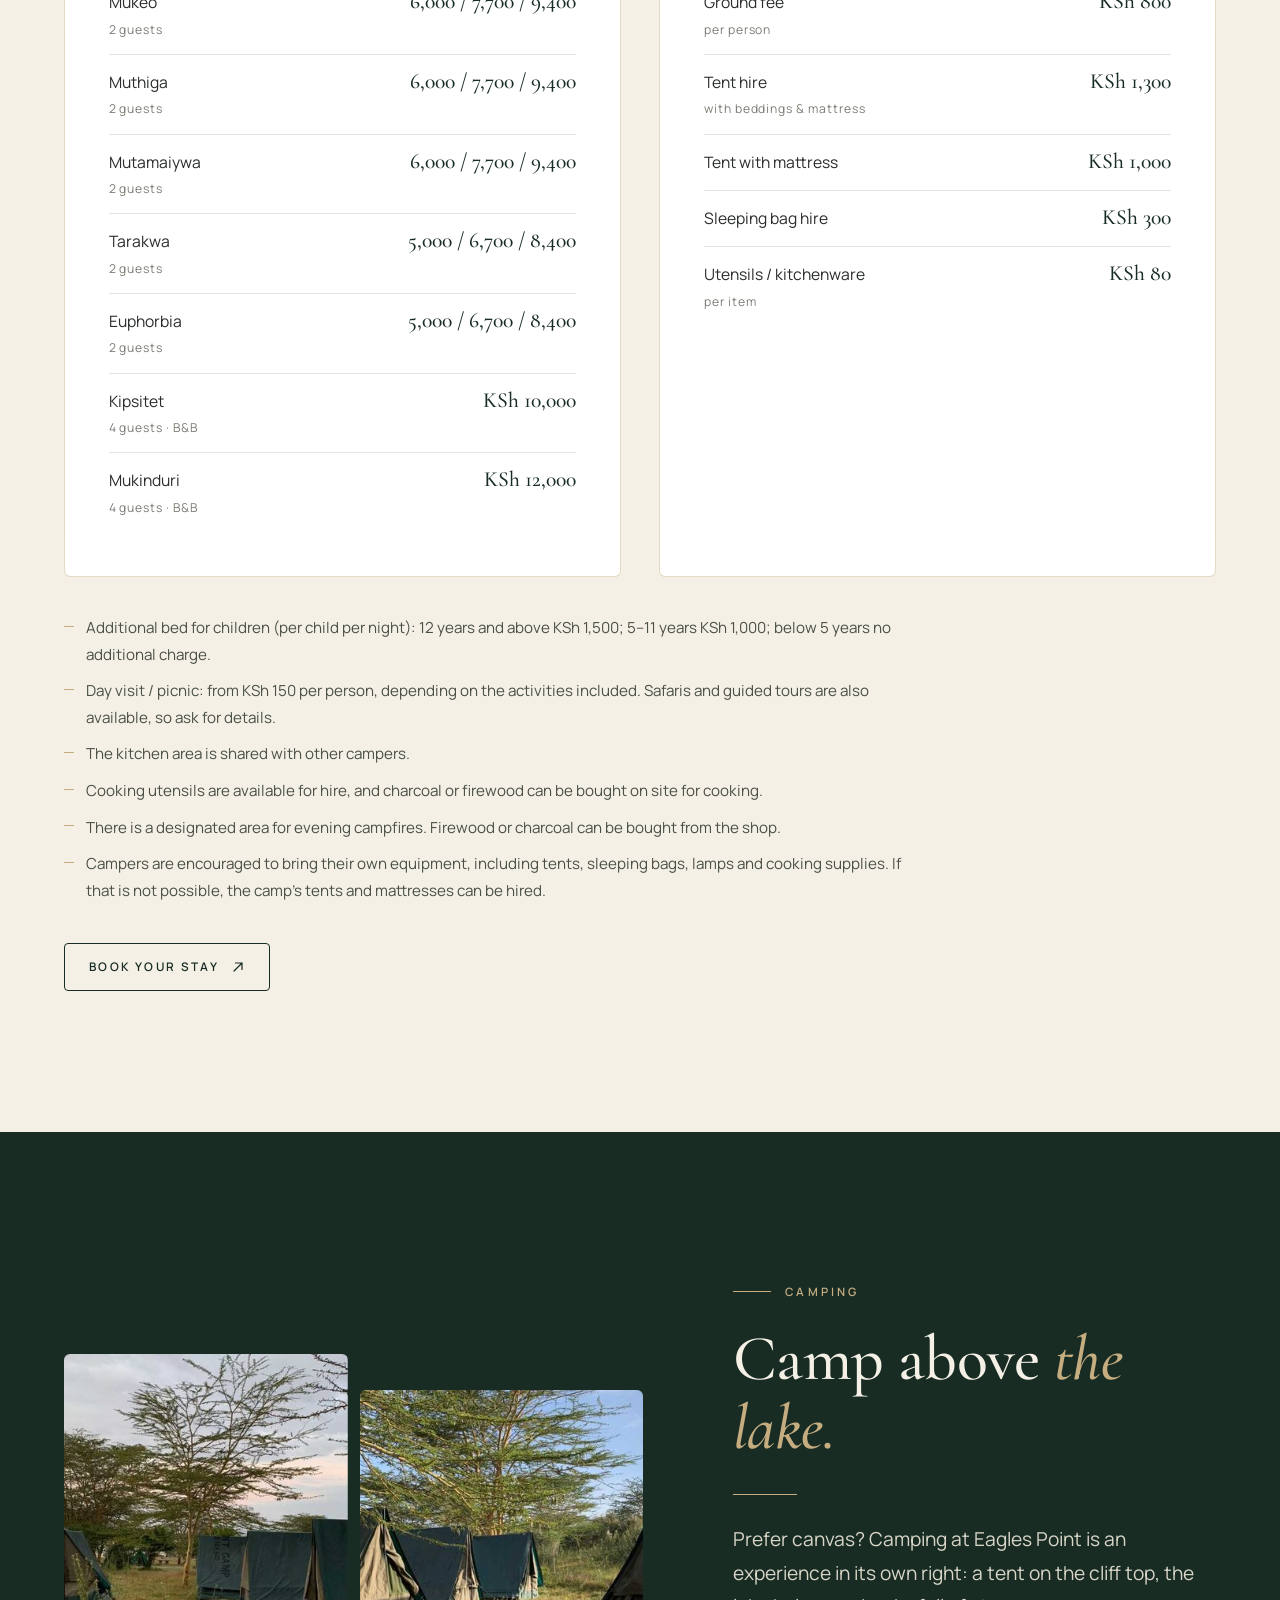
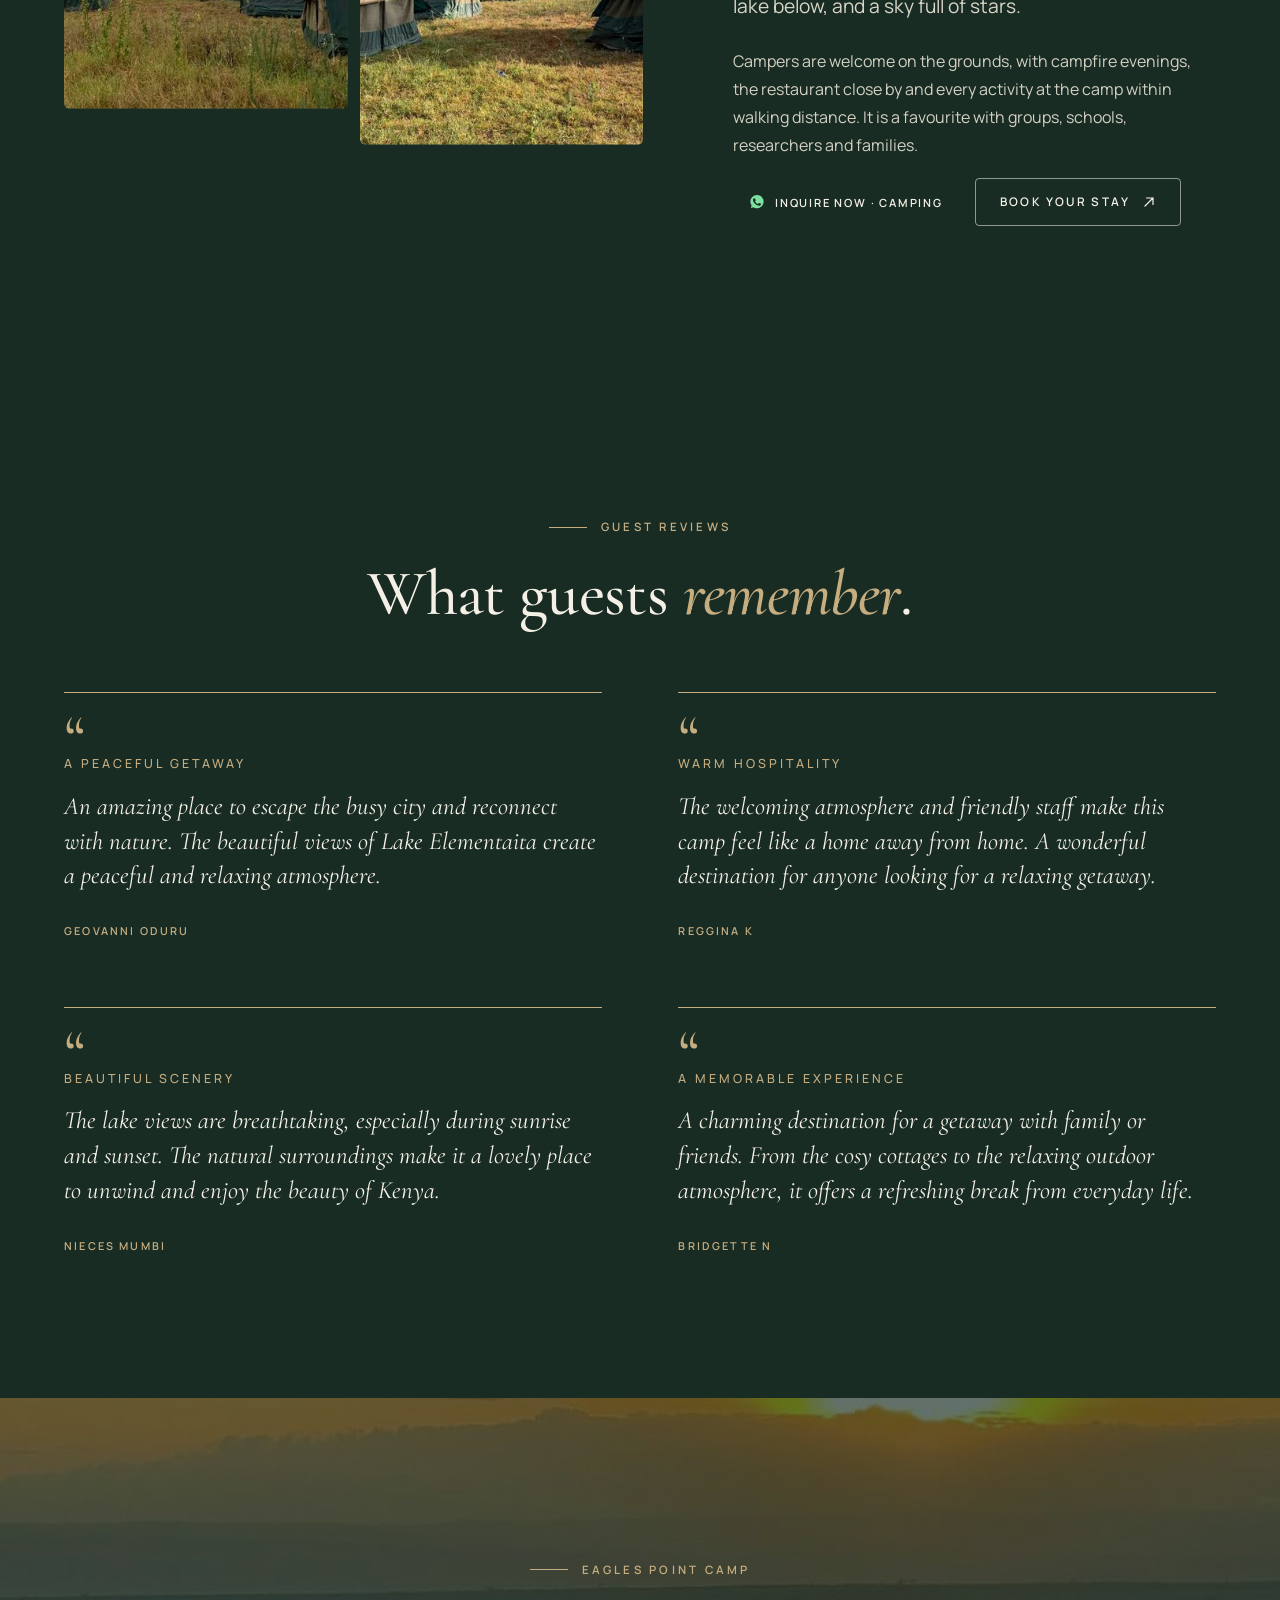
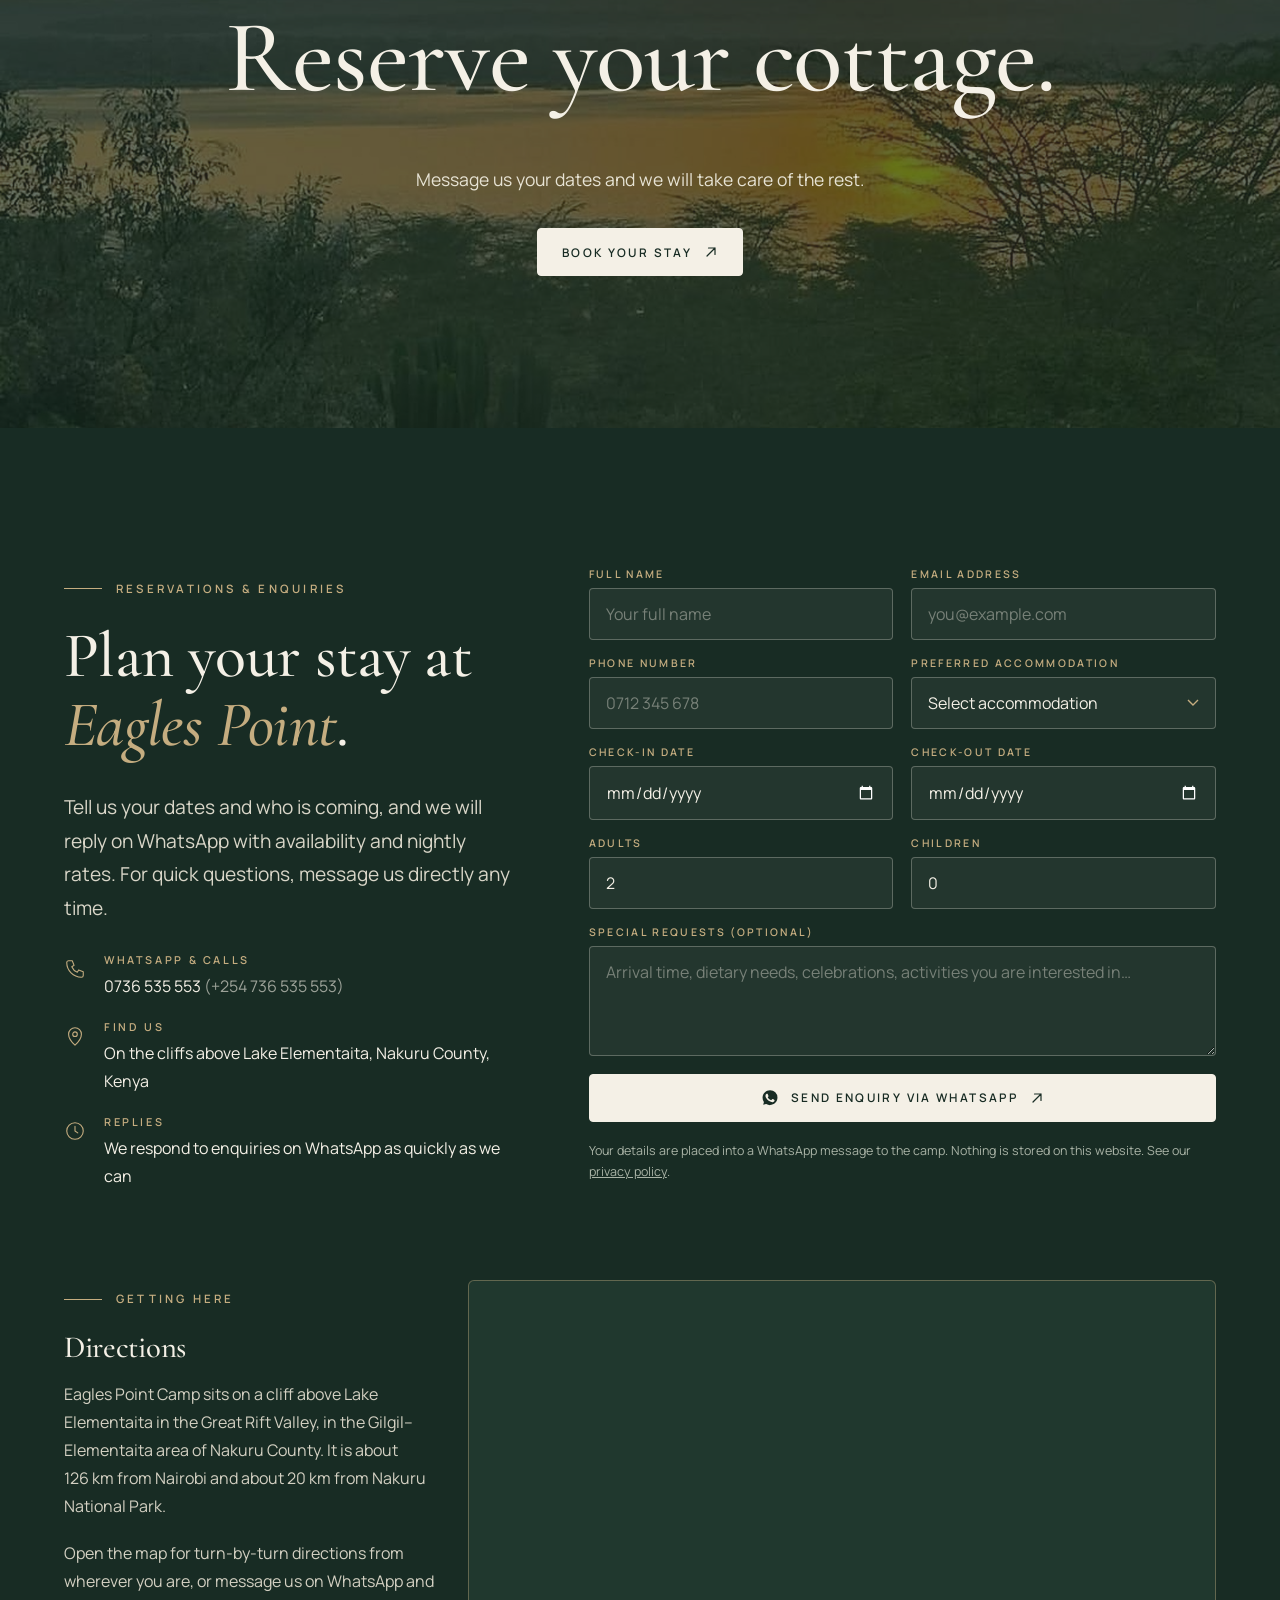
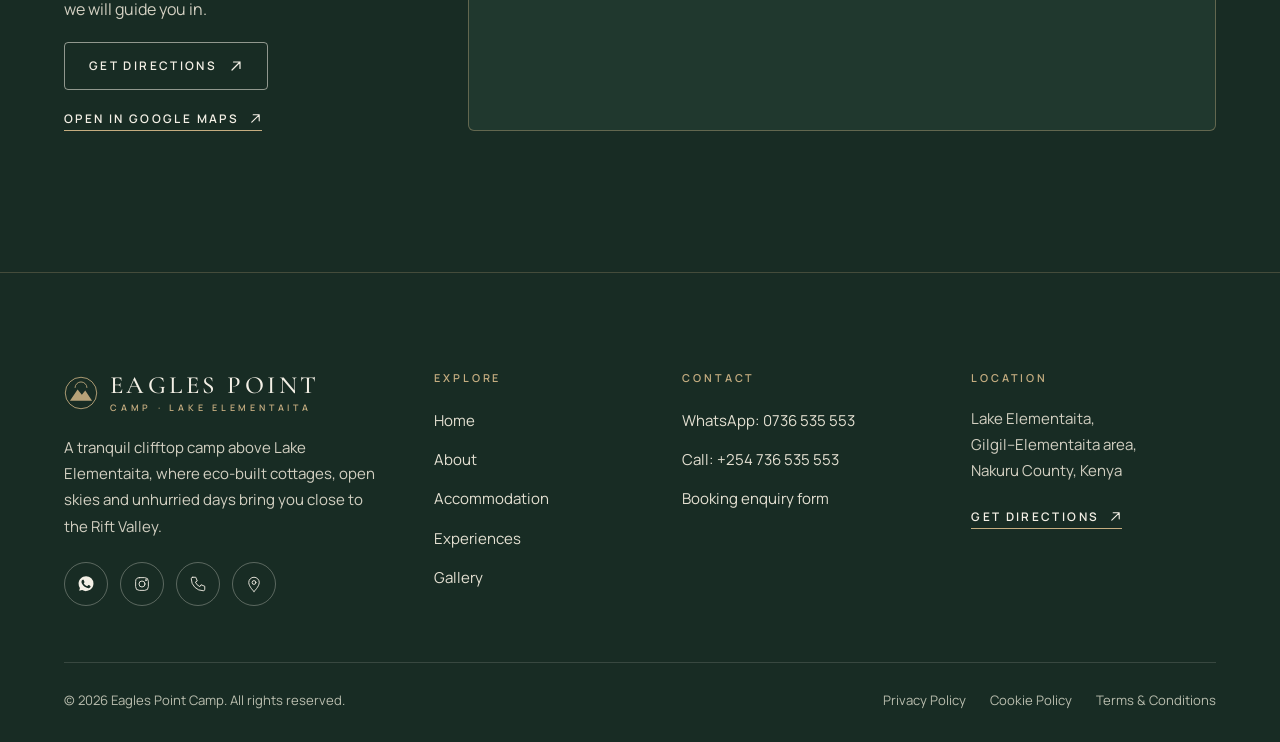
<file: accommodation.html>
<!doctype html>
<html lang="en">
<head>
<meta charset="utf-8">
<meta name="viewport" content="width=device-width,initial-scale=1,viewport-fit=cover">
<title>Accommodation | Cottages & Camping at Eagles Point Camp</title>
<meta name="description" content="Self-contained eco-built cottages with work desks, seating areas and furnished balconies above Lake Elementaita, plus camping. Single, double and twin rooms; rates on enquiry.">
<meta name="theme-color" content="#182C24">
<link rel="canonical" href="https://www.eaglespointcamp.co.ke/accommodation.html">
<link rel="icon" href="favicon.svg" type="image/svg+xml">
<meta property="og:type" content="website"><meta property="og:site_name" content="Eagles Point Camp">
<meta property="og:title" content="Accommodation | Cottages & Camping at Eagles Point Camp"><meta property="og:description" content="Self-contained eco-built cottages with work desks, seating areas and furnished balconies above Lake Elementaita, plus camping. Single, double and twin rooms; rates on enquiry.">
<meta property="og:url" content="https://www.eaglespointcamp.co.ke/accommodation.html"><meta property="og:image" content="https://www.eaglespointcamp.co.ke/images/photo-106.jpg">
<meta name="twitter:card" content="summary_large_image">
<link rel="preconnect" href="https://fonts.googleapis.com"><link rel="preconnect" href="https://fonts.gstatic.com" crossorigin>
<link rel="stylesheet" href="https://fonts.googleapis.com/css2?family=Cormorant+Garamond:ital,wght@0,400;0,500;0,600;1,400;1,500&amp;family=Manrope:wght@400;500;600;700&amp;display=swap">
<link rel="stylesheet" href="css/style.css">
<script>document.documentElement.className+=' js'</script>
</head>
<body>
<a class="skip" href="#main">Skip to content</a>
<header class="site-header">
 <div class="bar">
  <a class="logo" href="index.html" aria-label="Eagles Point Camp, home"><svg viewBox="0 0 40 40" fill="none" aria-hidden="true"><circle cx="20" cy="20" r="18.5" stroke="currentColor" stroke-width="1"/><path d="M7 29l9-13 5 6 4-5 8 12z" fill="currentColor" opacity=".92"/><path d="M13 14a7 7 0 0114 0" stroke="currentColor" stroke-width="1"/></svg><span><b>Eagles Point</b><small>Camp · Lake Elementaita</small></span></a>
  <button class="burger" aria-expanded="false" aria-controls="site-nav" aria-label="Open menu"><span></span><span></span><span></span></button>
  <nav id="site-nav" class="nav" aria-label="Main"><a class="nl" href="index.html">Home</a><a class="nl" href="about.html">About</a><a class="nl" href="accommodation.html" aria-current="page">Accommodation</a><a class="nl" href="experiences.html">Experiences</a><a class="nl" href="experiences.html#gallery">Gallery</a><a class="nl" href="#contact">Contact</a><a class="btn" href="#book">Book Your Stay <svg viewBox="0 0 14 14" fill="none" stroke="currentColor" stroke-width="1.2" stroke-linecap="round" stroke-linejoin="round" aria-hidden="true"><path d="M3 11L11 3M4.5 3H11v6.5"/></svg></a></nav>
 </div>
</header>
<main id="main">
<section class="page-hero"><img src="images/photo-106.jpg" srcset="images/photo-106-800.jpg 800w, images/photo-106.jpg 1920w" sizes="100vw" alt="An A-frame cabin with blue chairs on a stone terrace" width="1920" height="1280" decoding="async" fetchpriority="high" style="--pos:50% 58%">
 <div class="container"><div class="crumbs"><a href="index.html">Home</a> &nbsp;/&nbsp; Accommodation</div><h1>Thoughtfully designed for your comfort.</h1><p>Self-contained cottages above Lake Elementaita, each with a work desk, a seating area and a furnished balcony.</p></div></section>
<section class="section" aria-labelledby="ov-h"><div class="container">
 <div class="acc-head"><div><span class="eyebrow rv">The cottages</span><h2 id="ov-h" class="colorshift rv">Seven cottages, one lake view.</h2></div>
 <div class="rv" style="--d:.1s"><p class="lead">Our cottages — Mukeo, Muthiga, Mutamaiywa, Tarakwa, Euphorbia, Kipsitet and Mukinduri — are built from eco-friendly materials in a traditional setting. Five sleep two guests and two sleep four.</p><p>Rates are per night. Tap <b>Inquire Now</b> on any cottage and we will reply on WhatsApp with availability.</p></div></div>
 <div class="cards"><article class="card rv" style="--d:0.00s">
 <a class="imgwrap zoom" href="accommodation.html#rates" aria-label="View the Mukeo Cottage"><img src="images/ep-room-2.jpg" srcset="images/ep-room-2-800.jpg 800w, images/ep-room-2.jpg 1290w" sizes="(max-width: 760px) 100vw, 50vw" alt="Bed with log frame in a stone-walled cottage room" width="1290" height="853" loading="lazy" decoding="async" style="--pos:50% 60%"></a>
 <div class="card-body">
  <h3>Mukeo Cottage</h3>
  <div class="meta"><span><svg class="" viewBox="0 0 24 24" fill="none" stroke="currentColor" stroke-width="1.2" stroke-linecap="round" stroke-linejoin="round" aria-hidden="true"><circle cx="9" cy="8" r="3.5"/><path d="M2.5 20c0-4 3-6 6.5-6s6.5 2 6.5 6M16 5a3 3 0 010 6M18 14c2.5.6 4 2.5 4 6"/></svg>2 guests</span><span><svg class="" viewBox="0 0 24 24" fill="none" stroke="currentColor" stroke-width="1.2" stroke-linecap="round" stroke-linejoin="round" aria-hidden="true"><path d="M3 18V7M3 14h18v4M21 14v-3a3 3 0 00-3-3h-7v6"/><circle cx="7" cy="11" r="2"/></svg>Self-contained</span></div>
  <p>A self-contained cottage for two, with a work desk, a seating area and a furnished balcony above the lake.</p>
  <div class="meta"><span><svg class="" viewBox="0 0 24 24" fill="none" stroke="currentColor" stroke-width="1.2" stroke-linecap="round" stroke-linejoin="round" aria-hidden="true"><path d="M3 9h18M5 9v11M19 9v11M9 9v5h6V9"/></svg>Work desk</span><span><svg class="" viewBox="0 0 24 24" fill="none" stroke="currentColor" stroke-width="1.2" stroke-linecap="round" stroke-linejoin="round" aria-hidden="true"><path d="M4 11V8a2 2 0 012-2h12a2 2 0 012 2v3M2 13a2 2 0 014 0v2h12v-2a2 2 0 014 0v5H2zM5 18v2M19 18v2"/></svg>Seating area</span><span><svg class="" viewBox="0 0 24 24" fill="none" stroke="currentColor" stroke-width="1.2" stroke-linecap="round" stroke-linejoin="round" aria-hidden="true"><path d="M3 21h18M5 21V11M19 21V11M3 11h18M9 21v-5M15 21v-5M8 7c2-3 6-3 8 0"/></svg>Balcony</span></div>
  <p class="price"><b>KSh 6,000</b> <span>per night · B&amp;B · 2 guests</span></p><p style="font-size:.85rem;opacity:.75;margin:-6px 0 12px">Half board KSh 7,700 · Full board KSh 9,400</p>
  <div class="acts">
   <a class="rate-pill" href="https://wa.me/254736535553?text=Hello%20Eagles%20Point%20Camp%2C%20I%20would%20like%20the%20rates%20and%20availability%20for%20the%20Mukeo%20Cottage." target="_blank" rel="noopener"><svg class="wa" viewBox="0 0 24 24" fill="currentColor" aria-hidden="true"><path d="M17.47 14.38c-.3-.15-1.76-.87-2.03-.97-.27-.1-.47-.15-.67.15-.2.3-.77.97-.94 1.17-.17.2-.35.22-.65.07-.3-.15-1.26-.46-2.4-1.48-.89-.79-1.49-1.77-1.66-2.07-.17-.3-.02-.46.13-.61.13-.13.3-.35.45-.52.15-.17.2-.3.3-.5.1-.2.05-.37-.02-.52-.07-.15-.67-1.62-.92-2.22-.24-.58-.49-.5-.67-.51h-.57c-.2 0-.52.07-.8.37-.27.3-1.04 1.02-1.04 2.48 0 1.46 1.07 2.88 1.21 3.08.15.2 2.1 3.2 5.08 4.49.71.31 1.26.49 1.69.63.71.23 1.36.2 1.87.12.57-.09 1.76-.72 2.01-1.41.25-.69.25-1.29.17-1.41-.07-.12-.27-.2-.57-.35zM12.05 21.5h-.01a9.9 9.9 0 01-5.03-1.38l-.36-.21-3.74.98 1-3.65-.24-.37A9.86 9.86 0 012.1 11.4C2.1 5.93 6.58 1.5 12.05 1.5c2.65 0 5.14 1.03 7.01 2.9a9.82 9.82 0 012.9 7c0 5.47-4.46 9.9-9.91 9.9z"/></svg> Inquire Now</a>
   <div class="btns" style="gap:18px"><a class="btn btn--dark btn--cycle" href="#book" data-room="Mukeo Cottage">Book Your Stay <svg viewBox="0 0 14 14" fill="none" stroke="currentColor" stroke-width="1.2" stroke-linecap="round" stroke-linejoin="round" aria-hidden="true"><path d="M3 11L11 3M4.5 3H11v6.5"/></svg></a><a class="link" href="accommodation.html#rates">View details <svg viewBox="0 0 14 14" fill="none" stroke="currentColor" stroke-width="1.2" stroke-linecap="round" stroke-linejoin="round" aria-hidden="true"><path d="M3 11L11 3M4.5 3H11v6.5"/></svg></a></div>
  </div>
 </div>
</article><article class="card rv" style="--d:0.05s">
 <a class="imgwrap zoom" href="accommodation.html#rates" aria-label="View the Muthiga Cottage"><img src="images/ep-room-1.jpg" srcset="images/ep-room-1-800.jpg 800w, images/ep-room-1.jpg 1290w" sizes="(max-width: 760px) 100vw, 50vw" alt="Cottage room with a dressed table by a large window" width="1290" height="1023" loading="lazy" decoding="async" style="--pos:50% 55%"></a>
 <div class="card-body">
  <h3>Muthiga Cottage</h3>
  <div class="meta"><span><svg class="" viewBox="0 0 24 24" fill="none" stroke="currentColor" stroke-width="1.2" stroke-linecap="round" stroke-linejoin="round" aria-hidden="true"><circle cx="9" cy="8" r="3.5"/><path d="M2.5 20c0-4 3-6 6.5-6s6.5 2 6.5 6M16 5a3 3 0 010 6M18 14c2.5.6 4 2.5 4 6"/></svg>2 guests</span><span><svg class="" viewBox="0 0 24 24" fill="none" stroke="currentColor" stroke-width="1.2" stroke-linecap="round" stroke-linejoin="round" aria-hidden="true"><path d="M3 18V7M3 14h18v4M21 14v-3a3 3 0 00-3-3h-7v6"/><circle cx="7" cy="11" r="2"/></svg>Self-contained</span></div>
  <p>A self-contained cottage for two, with a work desk, a seating area and a furnished balcony above the lake.</p>
  <div class="meta"><span><svg class="" viewBox="0 0 24 24" fill="none" stroke="currentColor" stroke-width="1.2" stroke-linecap="round" stroke-linejoin="round" aria-hidden="true"><path d="M3 9h18M5 9v11M19 9v11M9 9v5h6V9"/></svg>Work desk</span><span><svg class="" viewBox="0 0 24 24" fill="none" stroke="currentColor" stroke-width="1.2" stroke-linecap="round" stroke-linejoin="round" aria-hidden="true"><path d="M4 11V8a2 2 0 012-2h12a2 2 0 012 2v3M2 13a2 2 0 014 0v2h12v-2a2 2 0 014 0v5H2zM5 18v2M19 18v2"/></svg>Seating area</span><span><svg class="" viewBox="0 0 24 24" fill="none" stroke="currentColor" stroke-width="1.2" stroke-linecap="round" stroke-linejoin="round" aria-hidden="true"><path d="M3 21h18M5 21V11M19 21V11M3 11h18M9 21v-5M15 21v-5M8 7c2-3 6-3 8 0"/></svg>Balcony</span></div>
  <p class="price"><b>KSh 6,000</b> <span>per night · B&amp;B · 2 guests</span></p><p style="font-size:.85rem;opacity:.75;margin:-6px 0 12px">Half board KSh 7,700 · Full board KSh 9,400</p>
  <div class="acts">
   <a class="rate-pill" href="https://wa.me/254736535553?text=Hello%20Eagles%20Point%20Camp%2C%20I%20would%20like%20the%20rates%20and%20availability%20for%20the%20Muthiga%20Cottage." target="_blank" rel="noopener"><svg class="wa" viewBox="0 0 24 24" fill="currentColor" aria-hidden="true"><path d="M17.47 14.38c-.3-.15-1.76-.87-2.03-.97-.27-.1-.47-.15-.67.15-.2.3-.77.97-.94 1.17-.17.2-.35.22-.65.07-.3-.15-1.26-.46-2.4-1.48-.89-.79-1.49-1.77-1.66-2.07-.17-.3-.02-.46.13-.61.13-.13.3-.35.45-.52.15-.17.2-.3.3-.5.1-.2.05-.37-.02-.52-.07-.15-.67-1.62-.92-2.22-.24-.58-.49-.5-.67-.51h-.57c-.2 0-.52.07-.8.37-.27.3-1.04 1.02-1.04 2.48 0 1.46 1.07 2.88 1.21 3.08.15.2 2.1 3.2 5.08 4.49.71.31 1.26.49 1.69.63.71.23 1.36.2 1.87.12.57-.09 1.76-.72 2.01-1.41.25-.69.25-1.29.17-1.41-.07-.12-.27-.2-.57-.35zM12.05 21.5h-.01a9.9 9.9 0 01-5.03-1.38l-.36-.21-3.74.98 1-3.65-.24-.37A9.86 9.86 0 012.1 11.4C2.1 5.93 6.58 1.5 12.05 1.5c2.65 0 5.14 1.03 7.01 2.9a9.82 9.82 0 012.9 7c0 5.47-4.46 9.9-9.91 9.9z"/></svg> Inquire Now</a>
   <div class="btns" style="gap:18px"><a class="btn btn--dark btn--cycle" href="#book" data-room="Muthiga Cottage">Book Your Stay <svg viewBox="0 0 14 14" fill="none" stroke="currentColor" stroke-width="1.2" stroke-linecap="round" stroke-linejoin="round" aria-hidden="true"><path d="M3 11L11 3M4.5 3H11v6.5"/></svg></a><a class="link" href="accommodation.html#rates">View details <svg viewBox="0 0 14 14" fill="none" stroke="currentColor" stroke-width="1.2" stroke-linecap="round" stroke-linejoin="round" aria-hidden="true"><path d="M3 11L11 3M4.5 3H11v6.5"/></svg></a></div>
  </div>
 </div>
</article><article class="card rv" style="--d:0.10s">
 <a class="imgwrap zoom" href="accommodation.html#rates" aria-label="View the Mutamaiywa Cottage"><img src="images/photo-45.jpg" srcset="images/photo-45-800.jpg 800w, images/photo-45.jpg 1400w" sizes="(max-width: 760px) 100vw, 50vw" alt="Cottage room with a log-frame bed and stone walls" width="1400" height="1050" loading="lazy" decoding="async" style="--pos:50% 60%"></a>
 <div class="card-body">
  <h3>Mutamaiywa Cottage</h3>
  <div class="meta"><span><svg class="" viewBox="0 0 24 24" fill="none" stroke="currentColor" stroke-width="1.2" stroke-linecap="round" stroke-linejoin="round" aria-hidden="true"><circle cx="9" cy="8" r="3.5"/><path d="M2.5 20c0-4 3-6 6.5-6s6.5 2 6.5 6M16 5a3 3 0 010 6M18 14c2.5.6 4 2.5 4 6"/></svg>2 guests</span><span><svg class="" viewBox="0 0 24 24" fill="none" stroke="currentColor" stroke-width="1.2" stroke-linecap="round" stroke-linejoin="round" aria-hidden="true"><path d="M3 18V7M3 14h18v4M21 14v-3a3 3 0 00-3-3h-7v6"/><circle cx="7" cy="11" r="2"/></svg>Self-contained</span></div>
  <p>A self-contained cottage for two, with a work desk, a seating area and a furnished balcony above the lake.</p>
  <div class="meta"><span><svg class="" viewBox="0 0 24 24" fill="none" stroke="currentColor" stroke-width="1.2" stroke-linecap="round" stroke-linejoin="round" aria-hidden="true"><path d="M3 9h18M5 9v11M19 9v11M9 9v5h6V9"/></svg>Work desk</span><span><svg class="" viewBox="0 0 24 24" fill="none" stroke="currentColor" stroke-width="1.2" stroke-linecap="round" stroke-linejoin="round" aria-hidden="true"><path d="M4 11V8a2 2 0 012-2h12a2 2 0 012 2v3M2 13a2 2 0 014 0v2h12v-2a2 2 0 014 0v5H2zM5 18v2M19 18v2"/></svg>Seating area</span><span><svg class="" viewBox="0 0 24 24" fill="none" stroke="currentColor" stroke-width="1.2" stroke-linecap="round" stroke-linejoin="round" aria-hidden="true"><path d="M3 21h18M5 21V11M19 21V11M3 11h18M9 21v-5M15 21v-5M8 7c2-3 6-3 8 0"/></svg>Balcony</span></div>
  <p class="price"><b>KSh 6,000</b> <span>per night · B&amp;B · 2 guests</span></p><p style="font-size:.85rem;opacity:.75;margin:-6px 0 12px">Half board KSh 7,700 · Full board KSh 9,400</p>
  <div class="acts">
   <a class="rate-pill" href="https://wa.me/254736535553?text=Hello%20Eagles%20Point%20Camp%2C%20I%20would%20like%20the%20rates%20and%20availability%20for%20the%20Mutamaiywa%20Cottage." target="_blank" rel="noopener"><svg class="wa" viewBox="0 0 24 24" fill="currentColor" aria-hidden="true"><path d="M17.47 14.38c-.3-.15-1.76-.87-2.03-.97-.27-.1-.47-.15-.67.15-.2.3-.77.97-.94 1.17-.17.2-.35.22-.65.07-.3-.15-1.26-.46-2.4-1.48-.89-.79-1.49-1.77-1.66-2.07-.17-.3-.02-.46.13-.61.13-.13.3-.35.45-.52.15-.17.2-.3.3-.5.1-.2.05-.37-.02-.52-.07-.15-.67-1.62-.92-2.22-.24-.58-.49-.5-.67-.51h-.57c-.2 0-.52.07-.8.37-.27.3-1.04 1.02-1.04 2.48 0 1.46 1.07 2.88 1.21 3.08.15.2 2.1 3.2 5.08 4.49.71.31 1.26.49 1.69.63.71.23 1.36.2 1.87.12.57-.09 1.76-.72 2.01-1.41.25-.69.25-1.29.17-1.41-.07-.12-.27-.2-.57-.35zM12.05 21.5h-.01a9.9 9.9 0 01-5.03-1.38l-.36-.21-3.74.98 1-3.65-.24-.37A9.86 9.86 0 012.1 11.4C2.1 5.93 6.58 1.5 12.05 1.5c2.65 0 5.14 1.03 7.01 2.9a9.82 9.82 0 012.9 7c0 5.47-4.46 9.9-9.91 9.9z"/></svg> Inquire Now</a>
   <div class="btns" style="gap:18px"><a class="btn btn--dark btn--cycle" href="#book" data-room="Mutamaiywa Cottage">Book Your Stay <svg viewBox="0 0 14 14" fill="none" stroke="currentColor" stroke-width="1.2" stroke-linecap="round" stroke-linejoin="round" aria-hidden="true"><path d="M3 11L11 3M4.5 3H11v6.5"/></svg></a><a class="link" href="accommodation.html#rates">View details <svg viewBox="0 0 14 14" fill="none" stroke="currentColor" stroke-width="1.2" stroke-linecap="round" stroke-linejoin="round" aria-hidden="true"><path d="M3 11L11 3M4.5 3H11v6.5"/></svg></a></div>
  </div>
 </div>
</article><article class="card rv" style="--d:0.15s">
 <a class="imgwrap zoom" href="accommodation.html#rates" aria-label="View the Tarakwa Cottage"><img src="images/photo-12.jpg" srcset="images/photo-12-800.jpg 800w, images/photo-12.jpg 1280w" sizes="(max-width: 760px) 100vw, 50vw" alt="Cottage room with a log-frame bed and mosquito net" width="1280" height="914" loading="lazy" decoding="async" style="--pos:38% 58%"></a>
 <div class="card-body">
  <h3>Tarakwa Cottage</h3>
  <div class="meta"><span><svg class="" viewBox="0 0 24 24" fill="none" stroke="currentColor" stroke-width="1.2" stroke-linecap="round" stroke-linejoin="round" aria-hidden="true"><circle cx="9" cy="8" r="3.5"/><path d="M2.5 20c0-4 3-6 6.5-6s6.5 2 6.5 6M16 5a3 3 0 010 6M18 14c2.5.6 4 2.5 4 6"/></svg>2 guests</span><span><svg class="" viewBox="0 0 24 24" fill="none" stroke="currentColor" stroke-width="1.2" stroke-linecap="round" stroke-linejoin="round" aria-hidden="true"><path d="M3 18V7M3 14h18v4M21 14v-3a3 3 0 00-3-3h-7v6"/><circle cx="7" cy="11" r="2"/></svg>Self-contained</span></div>
  <p>A self-contained cottage for two, with a work desk, a seating area and a furnished balcony above the lake.</p>
  <div class="meta"><span><svg class="" viewBox="0 0 24 24" fill="none" stroke="currentColor" stroke-width="1.2" stroke-linecap="round" stroke-linejoin="round" aria-hidden="true"><path d="M3 9h18M5 9v11M19 9v11M9 9v5h6V9"/></svg>Work desk</span><span><svg class="" viewBox="0 0 24 24" fill="none" stroke="currentColor" stroke-width="1.2" stroke-linecap="round" stroke-linejoin="round" aria-hidden="true"><path d="M4 11V8a2 2 0 012-2h12a2 2 0 012 2v3M2 13a2 2 0 014 0v2h12v-2a2 2 0 014 0v5H2zM5 18v2M19 18v2"/></svg>Seating area</span><span><svg class="" viewBox="0 0 24 24" fill="none" stroke="currentColor" stroke-width="1.2" stroke-linecap="round" stroke-linejoin="round" aria-hidden="true"><path d="M3 21h18M5 21V11M19 21V11M3 11h18M9 21v-5M15 21v-5M8 7c2-3 6-3 8 0"/></svg>Balcony</span></div>
  <p class="price"><b>KSh 5,000</b> <span>per night · B&amp;B · 2 guests</span></p><p style="font-size:.85rem;opacity:.75;margin:-6px 0 12px">Half board KSh 6,700 · Full board KSh 8,400</p>
  <div class="acts">
   <a class="rate-pill" href="https://wa.me/254736535553?text=Hello%20Eagles%20Point%20Camp%2C%20I%20would%20like%20the%20rates%20and%20availability%20for%20the%20Tarakwa%20Cottage." target="_blank" rel="noopener"><svg class="wa" viewBox="0 0 24 24" fill="currentColor" aria-hidden="true"><path d="M17.47 14.38c-.3-.15-1.76-.87-2.03-.97-.27-.1-.47-.15-.67.15-.2.3-.77.97-.94 1.17-.17.2-.35.22-.65.07-.3-.15-1.26-.46-2.4-1.48-.89-.79-1.49-1.77-1.66-2.07-.17-.3-.02-.46.13-.61.13-.13.3-.35.45-.52.15-.17.2-.3.3-.5.1-.2.05-.37-.02-.52-.07-.15-.67-1.62-.92-2.22-.24-.58-.49-.5-.67-.51h-.57c-.2 0-.52.07-.8.37-.27.3-1.04 1.02-1.04 2.48 0 1.46 1.07 2.88 1.21 3.08.15.2 2.1 3.2 5.08 4.49.71.31 1.26.49 1.69.63.71.23 1.36.2 1.87.12.57-.09 1.76-.72 2.01-1.41.25-.69.25-1.29.17-1.41-.07-.12-.27-.2-.57-.35zM12.05 21.5h-.01a9.9 9.9 0 01-5.03-1.38l-.36-.21-3.74.98 1-3.65-.24-.37A9.86 9.86 0 012.1 11.4C2.1 5.93 6.58 1.5 12.05 1.5c2.65 0 5.14 1.03 7.01 2.9a9.82 9.82 0 012.9 7c0 5.47-4.46 9.9-9.91 9.9z"/></svg> Inquire Now</a>
   <div class="btns" style="gap:18px"><a class="btn btn--dark btn--cycle" href="#book" data-room="Tarakwa Cottage">Book Your Stay <svg viewBox="0 0 14 14" fill="none" stroke="currentColor" stroke-width="1.2" stroke-linecap="round" stroke-linejoin="round" aria-hidden="true"><path d="M3 11L11 3M4.5 3H11v6.5"/></svg></a><a class="link" href="accommodation.html#rates">View details <svg viewBox="0 0 14 14" fill="none" stroke="currentColor" stroke-width="1.2" stroke-linecap="round" stroke-linejoin="round" aria-hidden="true"><path d="M3 11L11 3M4.5 3H11v6.5"/></svg></a></div>
  </div>
 </div>
</article><article class="card rv" style="--d:0.20s">
 <a class="imgwrap zoom" href="accommodation.html#rates" aria-label="View the Euphorbia Cottage"><img src="images/photo-42.jpg" srcset="images/photo-42-800.jpg 800w, images/photo-42.jpg 1280w" sizes="(max-width: 760px) 100vw, 50vw" alt="Cottage room with two timber beds" width="1280" height="914" loading="lazy" decoding="async" style="--pos:50% 62%"></a>
 <div class="card-body">
  <h3>Euphorbia Cottage</h3>
  <div class="meta"><span><svg class="" viewBox="0 0 24 24" fill="none" stroke="currentColor" stroke-width="1.2" stroke-linecap="round" stroke-linejoin="round" aria-hidden="true"><circle cx="9" cy="8" r="3.5"/><path d="M2.5 20c0-4 3-6 6.5-6s6.5 2 6.5 6M16 5a3 3 0 010 6M18 14c2.5.6 4 2.5 4 6"/></svg>2 guests</span><span><svg class="" viewBox="0 0 24 24" fill="none" stroke="currentColor" stroke-width="1.2" stroke-linecap="round" stroke-linejoin="round" aria-hidden="true"><path d="M3 18V7M3 14h18v4M21 14v-3a3 3 0 00-3-3h-7v6"/><circle cx="7" cy="11" r="2"/></svg>Self-contained</span></div>
  <p>A self-contained cottage for two, with a work desk, a seating area and a furnished balcony above the lake.</p>
  <div class="meta"><span><svg class="" viewBox="0 0 24 24" fill="none" stroke="currentColor" stroke-width="1.2" stroke-linecap="round" stroke-linejoin="round" aria-hidden="true"><path d="M3 9h18M5 9v11M19 9v11M9 9v5h6V9"/></svg>Work desk</span><span><svg class="" viewBox="0 0 24 24" fill="none" stroke="currentColor" stroke-width="1.2" stroke-linecap="round" stroke-linejoin="round" aria-hidden="true"><path d="M4 11V8a2 2 0 012-2h12a2 2 0 012 2v3M2 13a2 2 0 014 0v2h12v-2a2 2 0 014 0v5H2zM5 18v2M19 18v2"/></svg>Seating area</span><span><svg class="" viewBox="0 0 24 24" fill="none" stroke="currentColor" stroke-width="1.2" stroke-linecap="round" stroke-linejoin="round" aria-hidden="true"><path d="M3 21h18M5 21V11M19 21V11M3 11h18M9 21v-5M15 21v-5M8 7c2-3 6-3 8 0"/></svg>Balcony</span></div>
  <p class="price"><b>KSh 5,000</b> <span>per night · B&amp;B · 2 guests</span></p><p style="font-size:.85rem;opacity:.75;margin:-6px 0 12px">Half board KSh 6,700 · Full board KSh 8,400</p>
  <div class="acts">
   <a class="rate-pill" href="https://wa.me/254736535553?text=Hello%20Eagles%20Point%20Camp%2C%20I%20would%20like%20the%20rates%20and%20availability%20for%20the%20Euphorbia%20Cottage." target="_blank" rel="noopener"><svg class="wa" viewBox="0 0 24 24" fill="currentColor" aria-hidden="true"><path d="M17.47 14.38c-.3-.15-1.76-.87-2.03-.97-.27-.1-.47-.15-.67.15-.2.3-.77.97-.94 1.17-.17.2-.35.22-.65.07-.3-.15-1.26-.46-2.4-1.48-.89-.79-1.49-1.77-1.66-2.07-.17-.3-.02-.46.13-.61.13-.13.3-.35.45-.52.15-.17.2-.3.3-.5.1-.2.05-.37-.02-.52-.07-.15-.67-1.62-.92-2.22-.24-.58-.49-.5-.67-.51h-.57c-.2 0-.52.07-.8.37-.27.3-1.04 1.02-1.04 2.48 0 1.46 1.07 2.88 1.21 3.08.15.2 2.1 3.2 5.08 4.49.71.31 1.26.49 1.69.63.71.23 1.36.2 1.87.12.57-.09 1.76-.72 2.01-1.41.25-.69.25-1.29.17-1.41-.07-.12-.27-.2-.57-.35zM12.05 21.5h-.01a9.9 9.9 0 01-5.03-1.38l-.36-.21-3.74.98 1-3.65-.24-.37A9.86 9.86 0 012.1 11.4C2.1 5.93 6.58 1.5 12.05 1.5c2.65 0 5.14 1.03 7.01 2.9a9.82 9.82 0 012.9 7c0 5.47-4.46 9.9-9.91 9.9z"/></svg> Inquire Now</a>
   <div class="btns" style="gap:18px"><a class="btn btn--dark btn--cycle" href="#book" data-room="Euphorbia Cottage">Book Your Stay <svg viewBox="0 0 14 14" fill="none" stroke="currentColor" stroke-width="1.2" stroke-linecap="round" stroke-linejoin="round" aria-hidden="true"><path d="M3 11L11 3M4.5 3H11v6.5"/></svg></a><a class="link" href="accommodation.html#rates">View details <svg viewBox="0 0 14 14" fill="none" stroke="currentColor" stroke-width="1.2" stroke-linecap="round" stroke-linejoin="round" aria-hidden="true"><path d="M3 11L11 3M4.5 3H11v6.5"/></svg></a></div>
  </div>
 </div>
</article><article class="card rv" style="--d:0.25s">
 <a class="imgwrap zoom" href="accommodation.html#rates" aria-label="View the Kipsitet Cottage"><img src="images/ep-cabin-1.jpg" srcset="images/ep-cabin-1-800.jpg 800w, images/ep-cabin-1.jpg 1200w" sizes="(max-width: 760px) 100vw, 50vw" alt="A-frame cabin with chairs on a stone terrace" width="1200" height="1600" loading="lazy" decoding="async" style="--pos:50% 55%"></a>
 <div class="card-body">
  <h3>Kipsitet Cottage</h3>
  <div class="meta"><span><svg class="" viewBox="0 0 24 24" fill="none" stroke="currentColor" stroke-width="1.2" stroke-linecap="round" stroke-linejoin="round" aria-hidden="true"><circle cx="9" cy="8" r="3.5"/><path d="M2.5 20c0-4 3-6 6.5-6s6.5 2 6.5 6M16 5a3 3 0 010 6M18 14c2.5.6 4 2.5 4 6"/></svg>4 guests</span><span><svg class="" viewBox="0 0 24 24" fill="none" stroke="currentColor" stroke-width="1.2" stroke-linecap="round" stroke-linejoin="round" aria-hidden="true"><path d="M3 18V7M3 14h18v4M21 14v-3a3 3 0 00-3-3h-7v6"/><circle cx="7" cy="11" r="2"/></svg>Self-contained</span></div>
  <p>A larger self-contained cottage sleeping four, well suited to families and small groups.</p>
  <div class="meta"><span><svg class="" viewBox="0 0 24 24" fill="none" stroke="currentColor" stroke-width="1.2" stroke-linecap="round" stroke-linejoin="round" aria-hidden="true"><path d="M3 9h18M5 9v11M19 9v11M9 9v5h6V9"/></svg>Work desk</span><span><svg class="" viewBox="0 0 24 24" fill="none" stroke="currentColor" stroke-width="1.2" stroke-linecap="round" stroke-linejoin="round" aria-hidden="true"><path d="M4 11V8a2 2 0 012-2h12a2 2 0 012 2v3M2 13a2 2 0 014 0v2h12v-2a2 2 0 014 0v5H2zM5 18v2M19 18v2"/></svg>Seating area</span><span><svg class="" viewBox="0 0 24 24" fill="none" stroke="currentColor" stroke-width="1.2" stroke-linecap="round" stroke-linejoin="round" aria-hidden="true"><path d="M3 21h18M5 21V11M19 21V11M3 11h18M9 21v-5M15 21v-5M8 7c2-3 6-3 8 0"/></svg>Balcony</span></div>
  <p class="price"><b>KSh 10,000</b> <span>per night · B&amp;B · 4 guests</span></p>
  <div class="acts">
   <a class="rate-pill" href="https://wa.me/254736535553?text=Hello%20Eagles%20Point%20Camp%2C%20I%20would%20like%20the%20rates%20and%20availability%20for%20the%20Kipsitet%20Cottage." target="_blank" rel="noopener"><svg class="wa" viewBox="0 0 24 24" fill="currentColor" aria-hidden="true"><path d="M17.47 14.38c-.3-.15-1.76-.87-2.03-.97-.27-.1-.47-.15-.67.15-.2.3-.77.97-.94 1.17-.17.2-.35.22-.65.07-.3-.15-1.26-.46-2.4-1.48-.89-.79-1.49-1.77-1.66-2.07-.17-.3-.02-.46.13-.61.13-.13.3-.35.45-.52.15-.17.2-.3.3-.5.1-.2.05-.37-.02-.52-.07-.15-.67-1.62-.92-2.22-.24-.58-.49-.5-.67-.51h-.57c-.2 0-.52.07-.8.37-.27.3-1.04 1.02-1.04 2.48 0 1.46 1.07 2.88 1.21 3.08.15.2 2.1 3.2 5.08 4.49.71.31 1.26.49 1.69.63.71.23 1.36.2 1.87.12.57-.09 1.76-.72 2.01-1.41.25-.69.25-1.29.17-1.41-.07-.12-.27-.2-.57-.35zM12.05 21.5h-.01a9.9 9.9 0 01-5.03-1.38l-.36-.21-3.74.98 1-3.65-.24-.37A9.86 9.86 0 012.1 11.4C2.1 5.93 6.58 1.5 12.05 1.5c2.65 0 5.14 1.03 7.01 2.9a9.82 9.82 0 012.9 7c0 5.47-4.46 9.9-9.91 9.9z"/></svg> Inquire Now</a>
   <div class="btns" style="gap:18px"><a class="btn btn--dark btn--cycle" href="#book" data-room="Kipsitet Cottage">Book Your Stay <svg viewBox="0 0 14 14" fill="none" stroke="currentColor" stroke-width="1.2" stroke-linecap="round" stroke-linejoin="round" aria-hidden="true"><path d="M3 11L11 3M4.5 3H11v6.5"/></svg></a><a class="link" href="accommodation.html#rates">View details <svg viewBox="0 0 14 14" fill="none" stroke="currentColor" stroke-width="1.2" stroke-linecap="round" stroke-linejoin="round" aria-hidden="true"><path d="M3 11L11 3M4.5 3H11v6.5"/></svg></a></div>
  </div>
 </div>
</article><article class="card rv" style="--d:0.30s">
 <a class="imgwrap zoom" href="accommodation.html#rates" aria-label="View the Mukinduri Cottage"><img src="images/ep-cabin-2.jpg" srcset="images/ep-cabin-2-800.jpg 800w, images/ep-cabin-2.jpg 1200w" sizes="(max-width: 760px) 100vw, 50vw" alt="A-frame cabin with a glass front and blue chairs" width="1200" height="1600" loading="lazy" decoding="async" style="--pos:50% 55%"></a>
 <div class="card-body">
  <h3>Mukinduri Cottage</h3>
  <div class="meta"><span><svg class="" viewBox="0 0 24 24" fill="none" stroke="currentColor" stroke-width="1.2" stroke-linecap="round" stroke-linejoin="round" aria-hidden="true"><circle cx="9" cy="8" r="3.5"/><path d="M2.5 20c0-4 3-6 6.5-6s6.5 2 6.5 6M16 5a3 3 0 010 6M18 14c2.5.6 4 2.5 4 6"/></svg>4 guests</span><span><svg class="" viewBox="0 0 24 24" fill="none" stroke="currentColor" stroke-width="1.2" stroke-linecap="round" stroke-linejoin="round" aria-hidden="true"><path d="M3 18V7M3 14h18v4M21 14v-3a3 3 0 00-3-3h-7v6"/><circle cx="7" cy="11" r="2"/></svg>Self-contained</span></div>
  <p>A larger self-contained cottage sleeping four, well suited to families and small groups.</p>
  <div class="meta"><span><svg class="" viewBox="0 0 24 24" fill="none" stroke="currentColor" stroke-width="1.2" stroke-linecap="round" stroke-linejoin="round" aria-hidden="true"><path d="M3 9h18M5 9v11M19 9v11M9 9v5h6V9"/></svg>Work desk</span><span><svg class="" viewBox="0 0 24 24" fill="none" stroke="currentColor" stroke-width="1.2" stroke-linecap="round" stroke-linejoin="round" aria-hidden="true"><path d="M4 11V8a2 2 0 012-2h12a2 2 0 012 2v3M2 13a2 2 0 014 0v2h12v-2a2 2 0 014 0v5H2zM5 18v2M19 18v2"/></svg>Seating area</span><span><svg class="" viewBox="0 0 24 24" fill="none" stroke="currentColor" stroke-width="1.2" stroke-linecap="round" stroke-linejoin="round" aria-hidden="true"><path d="M3 21h18M5 21V11M19 21V11M3 11h18M9 21v-5M15 21v-5M8 7c2-3 6-3 8 0"/></svg>Balcony</span></div>
  <p class="price"><b>KSh 12,000</b> <span>per night · B&amp;B · 4 guests</span></p>
  <div class="acts">
   <a class="rate-pill" href="https://wa.me/254736535553?text=Hello%20Eagles%20Point%20Camp%2C%20I%20would%20like%20the%20rates%20and%20availability%20for%20the%20Mukinduri%20Cottage." target="_blank" rel="noopener"><svg class="wa" viewBox="0 0 24 24" fill="currentColor" aria-hidden="true"><path d="M17.47 14.38c-.3-.15-1.76-.87-2.03-.97-.27-.1-.47-.15-.67.15-.2.3-.77.97-.94 1.17-.17.2-.35.22-.65.07-.3-.15-1.26-.46-2.4-1.48-.89-.79-1.49-1.77-1.66-2.07-.17-.3-.02-.46.13-.61.13-.13.3-.35.45-.52.15-.17.2-.3.3-.5.1-.2.05-.37-.02-.52-.07-.15-.67-1.62-.92-2.22-.24-.58-.49-.5-.67-.51h-.57c-.2 0-.52.07-.8.37-.27.3-1.04 1.02-1.04 2.48 0 1.46 1.07 2.88 1.21 3.08.15.2 2.1 3.2 5.08 4.49.71.31 1.26.49 1.69.63.71.23 1.36.2 1.87.12.57-.09 1.76-.72 2.01-1.41.25-.69.25-1.29.17-1.41-.07-.12-.27-.2-.57-.35zM12.05 21.5h-.01a9.9 9.9 0 01-5.03-1.38l-.36-.21-3.74.98 1-3.65-.24-.37A9.86 9.86 0 012.1 11.4C2.1 5.93 6.58 1.5 12.05 1.5c2.65 0 5.14 1.03 7.01 2.9a9.82 9.82 0 012.9 7c0 5.47-4.46 9.9-9.91 9.9z"/></svg> Inquire Now</a>
   <div class="btns" style="gap:18px"><a class="btn btn--dark btn--cycle" href="#book" data-room="Mukinduri Cottage">Book Your Stay <svg viewBox="0 0 14 14" fill="none" stroke="currentColor" stroke-width="1.2" stroke-linecap="round" stroke-linejoin="round" aria-hidden="true"><path d="M3 11L11 3M4.5 3H11v6.5"/></svg></a><a class="link" href="accommodation.html#rates">View details <svg viewBox="0 0 14 14" fill="none" stroke="currentColor" stroke-width="1.2" stroke-linecap="round" stroke-linejoin="round" aria-hidden="true"><path d="M3 11L11 3M4.5 3H11v6.5"/></svg></a></div>
  </div>
 </div>
</article></div>
</div></section>
<section class="section" id="rates" aria-labelledby="rates-h"><div class="container">
 <div class="acc-head"><div><span class="eyebrow rv">2026 Rates</span><h2 id="rates-h" class="rv">Simple, <em class="gold-i" style="color:#8f7a4d">honest</em> rates.</h2></div>
 <div class="rv"><p class="lead">All rates are in Kenya shillings (KSh). Message us your dates on WhatsApp and we will confirm availability.</p></div></div>
 <div class="rates">
  <div class="rate-card rv"><h3>Accommodation <small>per night</small></h3><p class="rate-sub">KSh per night: Bed &amp; Breakfast / Half Board / Full Board</p>
   <dl><div><dt>Mukeo <span>2 guests</span></dt><dd>6,000 / 7,700 / 9,400</dd></div><div><dt>Muthiga <span>2 guests</span></dt><dd>6,000 / 7,700 / 9,400</dd></div><div><dt>Mutamaiywa <span>2 guests</span></dt><dd>6,000 / 7,700 / 9,400</dd></div><div><dt>Tarakwa <span>2 guests</span></dt><dd>5,000 / 6,700 / 8,400</dd></div><div><dt>Euphorbia <span>2 guests</span></dt><dd>5,000 / 6,700 / 8,400</dd></div><div><dt>Kipsitet <span>4 guests · B&amp;B</span></dt><dd>KSh 10,000</dd></div><div><dt>Mukinduri <span>4 guests · B&amp;B</span></dt><dd>KSh 12,000</dd></div></dl></div>
  <div class="rate-card rv" style="--d:.1s"><h3>Camping <small>2026</small></h3><p class="rate-sub">Bring your own gear, or hire from the camp</p>
   <dl><div><dt>Ground fee <span>per person</span></dt><dd>KSh 800</dd></div><div><dt>Tent hire <span>with beddings &amp; mattress</span></dt><dd>KSh 1,300</dd></div><div><dt>Tent with mattress</dt><dd>KSh 1,000</dd></div><div><dt>Sleeping bag hire</dt><dd>KSh 300</dd></div><div><dt>Utensils / kitchenware <span>per item</span></dt><dd>KSh 80</dd></div></dl></div>
 </div>
 <ul class="rate-notes rv"><li>Additional bed for children (per child per night): 12 years and above KSh 1,500; 5–11 years KSh 1,000; below 5 years no additional charge.</li><li>Day visit / picnic: from KSh 150 per person, depending on the activities included. Safaris and guided tours are also available, so ask for details.</li><li>The kitchen area is shared with other campers.</li><li>Cooking utensils are available for hire, and charcoal or firewood can be bought on site for cooking.</li><li>There is a designated area for evening campfires. Firewood or charcoal can be bought from the shop.</li><li>Campers are encouraged to bring their own equipment, including tents, sleeping bags, lamps and cooking supplies. If that is not possible, the camp’s tents and mattresses can be hired.</li></ul>
 <div class="btns rv"><a class="btn btn--dark btn--cycle" href="#book">Book Your Stay <svg viewBox="0 0 14 14" fill="none" stroke="currentColor" stroke-width="1.2" stroke-linecap="round" stroke-linejoin="round" aria-hidden="true"><path d="M3 11L11 3M4.5 3H11v6.5"/></svg></a></div>
</div></section>
<section class="section dark" id="camping" aria-labelledby="camp-h"><div class="container"><div class="split rev">
 <div><span class="eyebrow rv">Camping</span><h2 id="camp-h" class="rv">Camp above <em class="gold-i">the lake.</em></h2><hr class="rule rv">
  <p class="lead rv">Prefer canvas? Camping at Eagles Point is an experience in its own right: a tent on the cliff top, the lake below, and a sky full of stars.</p>
  <p class="rv" style="color:#d3d0c2">Campers are welcome on the grounds, with campfire evenings, the restaurant close by and every activity at the camp within walking distance. It is a favourite with groups, schools, researchers and families.</p>
  <div class="btns rv"><a class="rate-pill" href="https://wa.me/254736535553?text=Hello%20Eagles%20Point%20Camp%2C%20I%20would%20like%20camping%20rates%20and%20availability." target="_blank" rel="noopener"><svg class="wa" viewBox="0 0 24 24" fill="currentColor" aria-hidden="true"><path d="M17.47 14.38c-.3-.15-1.76-.87-2.03-.97-.27-.1-.47-.15-.67.15-.2.3-.77.97-.94 1.17-.17.2-.35.22-.65.07-.3-.15-1.26-.46-2.4-1.48-.89-.79-1.49-1.77-1.66-2.07-.17-.3-.02-.46.13-.61.13-.13.3-.35.45-.52.15-.17.2-.3.3-.5.1-.2.05-.37-.02-.52-.07-.15-.67-1.62-.92-2.22-.24-.58-.49-.5-.67-.51h-.57c-.2 0-.52.07-.8.37-.27.3-1.04 1.02-1.04 2.48 0 1.46 1.07 2.88 1.21 3.08.15.2 2.1 3.2 5.08 4.49.71.31 1.26.49 1.69.63.71.23 1.36.2 1.87.12.57-.09 1.76-.72 2.01-1.41.25-.69.25-1.29.17-1.41-.07-.12-.27-.2-.57-.35zM12.05 21.5h-.01a9.9 9.9 0 01-5.03-1.38l-.36-.21-3.74.98 1-3.65-.24-.37A9.86 9.86 0 012.1 11.4C2.1 5.93 6.58 1.5 12.05 1.5c2.65 0 5.14 1.03 7.01 2.9a9.82 9.82 0 012.9 7c0 5.47-4.46 9.9-9.91 9.9z"/></svg> Inquire Now · Camping</a><a class="btn" href="#book" data-room="Camping">Book Your Stay <svg viewBox="0 0 14 14" fill="none" stroke="currentColor" stroke-width="1.2" stroke-linecap="round" stroke-linejoin="round" aria-hidden="true"><path d="M3 11L11 3M4.5 3H11v6.5"/></svg></a></div></div>
 <div class="col-media" style="display:grid;gap:12px;grid-template-columns:1fr 1fr"><div class="imgwrap rv zoom" style="aspect-ratio:4/5"><img src="images/photo-7.jpg" srcset="images/photo-7-800.jpg 800w, images/photo-7.jpg 1400w" sizes="(max-width: 760px) 100vw, 50vw" alt="Canvas tents pitched on the grass among the acacias" width="1400" height="788" loading="lazy" decoding="async" style="--pos:50% 60%"></div><div class="imgwrap rv zoom" style="aspect-ratio:4/5;margin-top:36px;--d:.15s"><img src="images/photo-98.jpg" srcset="images/photo-98-800.jpg 800w, images/photo-98.jpg 1400w" sizes="(max-width: 760px) 100vw, 50vw" alt="Green canvas tents beneath acacia trees" width="1400" height="788" loading="lazy" decoding="async" style="--pos:50% 60%"></div></div>
</div></div></section>
<section class="section dark" aria-labelledby="t-h"><div class="container">
 <div class="center rv"><span class="eyebrow">Guest reviews</span><h2 id="t-h">What guests <em class="gold-i">remember</em>.</h2></div>
 <div class="quotes mt"><figure class="quote rv" style="--d:0.00s;margin:0"><span class="mark" aria-hidden="true">“</span><h3>A Peaceful Getaway</h3><blockquote><p>An amazing place to escape the busy city and reconnect with nature. The beautiful views of Lake Elementaita create a peaceful and relaxing atmosphere.</p></blockquote><figcaption><cite>Geovanni Oduru</cite></figcaption></figure><figure class="quote rv" style="--d:0.10s;margin:0"><span class="mark" aria-hidden="true">“</span><h3>Warm Hospitality</h3><blockquote><p>The welcoming atmosphere and friendly staff make this camp feel like a home away from home. A wonderful destination for anyone looking for a relaxing getaway.</p></blockquote><figcaption><cite>Reggina K</cite></figcaption></figure><figure class="quote rv" style="--d:0.20s;margin:0"><span class="mark" aria-hidden="true">“</span><h3>Beautiful Scenery</h3><blockquote><p>The lake views are breathtaking, especially during sunrise and sunset. The natural surroundings make it a lovely place to unwind and enjoy the beauty of Kenya.</p></blockquote><figcaption><cite>Nieces Mumbi</cite></figcaption></figure><figure class="quote rv" style="--d:0.30s;margin:0"><span class="mark" aria-hidden="true">“</span><h3>A Memorable Experience</h3><blockquote><p>A charming destination for a getaway with family or friends. From the cosy cottages to the relaxing outdoor atmosphere, it offers a refreshing break from everyday life.</p></blockquote><figcaption><cite>Bridgette N</cite></figcaption></figure></div>
</div></section><section class="cta" aria-labelledby="cta-h">
 <img src="images/photo-121.jpg" srcset="images/photo-121-800.jpg 800w, images/photo-121.jpg 1920w" sizes="100vw" alt="Sunset over Lake Elementaita" width="1920" height="2123" loading="lazy" decoding="async" style="--pos:50% 45%">
 <div class="container rv"><span class="eyebrow" style="justify-content:center;color:var(--gold)">Eagles Point Camp</span><h2 id="cta-h">Reserve your cottage.</h2><p>Message us your dates and we will take care of the rest.</p>
 <a class="btn btn--fill" href="#book">Book Your Stay <svg viewBox="0 0 14 14" fill="none" stroke="currentColor" stroke-width="1.2" stroke-linecap="round" stroke-linejoin="round" aria-hidden="true"><path d="M3 11L11 3M4.5 3H11v6.5"/></svg></a></div>
</section>
<section class="section dark" id="contact" aria-labelledby="contact-h">
 <div class="container">
  <div class="contact-grid">
   <div class="rv">
    <span class="eyebrow">Reservations &amp; enquiries</span>
    <h2 id="contact-h">Plan your stay at <em class="gold-i">Eagles Point</em>.</h2>
    <p class="lead">Tell us your dates and who is coming, and we will reply on WhatsApp with availability and nightly rates. For quick questions, message us directly any time.</p>
    <ul class="info-list">
     <li><svg class="" viewBox="0 0 24 24" fill="none" stroke="currentColor" stroke-width="1.2" stroke-linecap="round" stroke-linejoin="round" aria-hidden="true"><path d="M5 3h4l2 5-2.5 1.5a11 11 0 006 6L16 13l5 2v4a2 2 0 01-2 2A16 16 0 013 5a2 2 0 012-2z"/></svg><div><b>WhatsApp &amp; calls</b><a href="https://wa.me/254736535553" target="_blank" rel="noopener">0736 535 553</a> <span style="opacity:.6">(+254 736 535 553)</span></div></li>
     <li><svg class="" viewBox="0 0 24 24" fill="none" stroke="currentColor" stroke-width="1.2" stroke-linecap="round" stroke-linejoin="round" aria-hidden="true"><path d="M12 22s7-6.5 7-12a7 7 0 10-14 0c0 5.5 7 12 7 12z"/><circle cx="12" cy="10" r="2.5"/></svg><div><b>Find us</b>On the cliffs above Lake Elementaita, Nakuru County, Kenya</div></li>
     <li><svg class="" viewBox="0 0 24 24" fill="none" stroke="currentColor" stroke-width="1.2" stroke-linecap="round" stroke-linejoin="round" aria-hidden="true"><circle cx="12" cy="12" r="9"/><path d="M12 7v5l3 2"/></svg><div><b>Replies</b>We respond to enquiries on WhatsApp as quickly as we can</div></li>
    </ul>
   </div>
   <div class="rv" style="--d:.12s" id="book"><form class="form" id="bookform" data-wa novalidate aria-label="Booking enquiry">
 <div class="fields two"><div class="field"><label for="f-name">Full name</label><input id="f-name" name="name" type="text" placeholder="Your full name" required autocomplete="name"><span class="err" role="alert"></span></div><div class="field"><label for="f-email">Email address</label><input id="f-email" name="email" type="email" placeholder="you@example.com" required autocomplete="email"><span class="err" role="alert"></span></div></div>
 <div class="fields two"><div class="field"><label for="f-phone">Phone number</label><input id="f-phone" name="phone" type="tel" placeholder="0712 345 678" required autocomplete="tel"><span class="err" role="alert"></span></div>
  <div class="field"><label for="f-room">Preferred accommodation</label><select id="f-room" name="room" required><option value="">Select accommodation</option><option value="Mukeo Cottage">Mukeo Cottage</option><option value="Muthiga Cottage">Muthiga Cottage</option><option value="Mutamaiywa Cottage">Mutamaiywa Cottage</option><option value="Tarakwa Cottage">Tarakwa Cottage</option><option value="Euphorbia Cottage">Euphorbia Cottage</option><option value="Kipsitet Cottage">Kipsitet Cottage</option><option value="Mukinduri Cottage">Mukinduri Cottage</option><option value="Camping">Camping</option><option value="Not sure yet, please advise">Not sure yet, please advise</option></select><span class="err" role="alert"></span></div></div>
 <div class="fields two"><div class="field"><label for="f-in">Check-in date</label><input id="f-in" name="checkin" type="date" placeholder="" required><span class="err" role="alert"></span></div><div class="field"><label for="f-out">Check-out date</label><input id="f-out" name="checkout" type="date" placeholder="" required><span class="err" role="alert"></span></div></div>
 <div class="fields two"><div class="field"><label for="f-ad">Adults</label><input id="f-ad" name="adults" type="number" placeholder="2" required min="1" max="40" value="2" inputmode="numeric"><span class="err" role="alert"></span></div><div class="field"><label for="f-ch">Children</label><input id="f-ch" name="children" type="number" placeholder="0" min="0" max="40" value="0" inputmode="numeric"><span class="err" role="alert"></span></div></div>
 <div class="field"><label for="f-msg">Special requests (optional)</label><textarea id="f-msg" name="message" placeholder="Arrival time, dietary needs, celebrations, activities you are interested in…"></textarea><span class="err" role="alert"></span></div>
 <button class="btn btn--fill btn--block" type="submit"><svg class="wa" viewBox="0 0 24 24" fill="currentColor" aria-hidden="true"><path d="M17.47 14.38c-.3-.15-1.76-.87-2.03-.97-.27-.1-.47-.15-.67.15-.2.3-.77.97-.94 1.17-.17.2-.35.22-.65.07-.3-.15-1.26-.46-2.4-1.48-.89-.79-1.49-1.77-1.66-2.07-.17-.3-.02-.46.13-.61.13-.13.3-.35.45-.52.15-.17.2-.3.3-.5.1-.2.05-.37-.02-.52-.07-.15-.67-1.62-.92-2.22-.24-.58-.49-.5-.67-.51h-.57c-.2 0-.52.07-.8.37-.27.3-1.04 1.02-1.04 2.48 0 1.46 1.07 2.88 1.21 3.08.15.2 2.1 3.2 5.08 4.49.71.31 1.26.49 1.69.63.71.23 1.36.2 1.87.12.57-.09 1.76-.72 2.01-1.41.25-.69.25-1.29.17-1.41-.07-.12-.27-.2-.57-.35zM12.05 21.5h-.01a9.9 9.9 0 01-5.03-1.38l-.36-.21-3.74.98 1-3.65-.24-.37A9.86 9.86 0 012.1 11.4C2.1 5.93 6.58 1.5 12.05 1.5c2.65 0 5.14 1.03 7.01 2.9a9.82 9.82 0 012.9 7c0 5.47-4.46 9.9-9.91 9.9z"/></svg> Send Enquiry via WhatsApp <svg viewBox="0 0 14 14" fill="none" stroke="currentColor" stroke-width="1.2" stroke-linecap="round" stroke-linejoin="round" aria-hidden="true"><path d="M3 11L11 3M4.5 3H11v6.5"/></svg></button>
 <p class="hint">Your details are placed into a WhatsApp message to the camp. Nothing is stored on this website. See our <a href="privacy-policy.html" style="text-decoration:underline">privacy policy</a>.</p>
 <div class="form-status" role="status" aria-live="polite"></div>
</form></div>
  </div>
  <div class="map-wrap">
   <div class="rv">
    <span class="eyebrow">Getting here</span>
    <h3>Directions</h3>
    <p style="color:#d3d0c2">Eagles Point Camp sits on a cliff above Lake Elementaita in the Great Rift Valley, in the Gilgil–Elementaita area of Nakuru County. It is about 126&nbsp;km from Nairobi and about 20&nbsp;km from Nakuru National Park.</p>
    <p style="color:#d3d0c2">Open the map for turn-by-turn directions from wherever you are, or message us on WhatsApp and we will guide you in.</p>
    <div class="btns"><a class="btn" href="https://www.google.com/maps/dir/?api=1&amp;destination=Eagles+Point+Camp,+Lake+Elementaita,+Nakuru,+Kenya" target="_blank" rel="noopener">Get Directions <svg viewBox="0 0 14 14" fill="none" stroke="currentColor" stroke-width="1.2" stroke-linecap="round" stroke-linejoin="round" aria-hidden="true"><path d="M3 11L11 3M4.5 3H11v6.5"/></svg></a><a class="link" href="https://www.google.com/maps/search/?api=1&amp;query=Eagles+Point+Camp,+Lake+Elementaita,+Nakuru,+Kenya" target="_blank" rel="noopener">Open in Google Maps <svg viewBox="0 0 14 14" fill="none" stroke="currentColor" stroke-width="1.2" stroke-linecap="round" stroke-linejoin="round" aria-hidden="true"><path d="M3 11L11 3M4.5 3H11v6.5"/></svg></a></div>
   </div>
   <div class="frame rv" style="--d:.1s"><iframe title="Map showing Eagles Point Camp near Lake Elementaita" src="https://www.google.com/maps?q=Eagles+Point+Camp,+Lake+Elementaita,+Nakuru,+Kenya&amp;output=embed" loading="lazy" referrerpolicy="no-referrer-when-downgrade" allowfullscreen></iframe></div>
  </div>
 </div>
</section>
<footer class="site-footer">
 <div class="container">
  <div class="f-grid">
   <div>
    <a class="logo" href="index.html"><svg viewBox="0 0 40 40" fill="none" aria-hidden="true"><circle cx="20" cy="20" r="18.5" stroke="currentColor" stroke-width="1"/><path d="M7 29l9-13 5 6 4-5 8 12z" fill="currentColor" opacity=".92"/><path d="M13 14a7 7 0 0114 0" stroke="currentColor" stroke-width="1"/></svg><span><b>Eagles Point</b><small>Camp · Lake Elementaita</small></span></a>
    <p>A tranquil clifftop camp above Lake Elementaita, where eco-built cottages, open skies and unhurried days bring you close to the Rift Valley.</p>
    <div class="socials">
     <a href="https://wa.me/254736535553" target="_blank" rel="noopener" aria-label="Chat with us on WhatsApp"><svg class="wa" viewBox="0 0 24 24" fill="currentColor" aria-hidden="true"><path d="M17.47 14.38c-.3-.15-1.76-.87-2.03-.97-.27-.1-.47-.15-.67.15-.2.3-.77.97-.94 1.17-.17.2-.35.22-.65.07-.3-.15-1.26-.46-2.4-1.48-.89-.79-1.49-1.77-1.66-2.07-.17-.3-.02-.46.13-.61.13-.13.3-.35.45-.52.15-.17.2-.3.3-.5.1-.2.05-.37-.02-.52-.07-.15-.67-1.62-.92-2.22-.24-.58-.49-.5-.67-.51h-.57c-.2 0-.52.07-.8.37-.27.3-1.04 1.02-1.04 2.48 0 1.46 1.07 2.88 1.21 3.08.15.2 2.1 3.2 5.08 4.49.71.31 1.26.49 1.69.63.71.23 1.36.2 1.87.12.57-.09 1.76-.72 2.01-1.41.25-.69.25-1.29.17-1.41-.07-.12-.27-.2-.57-.35zM12.05 21.5h-.01a9.9 9.9 0 01-5.03-1.38l-.36-.21-3.74.98 1-3.65-.24-.37A9.86 9.86 0 012.1 11.4C2.1 5.93 6.58 1.5 12.05 1.5c2.65 0 5.14 1.03 7.01 2.9a9.82 9.82 0 012.9 7c0 5.47-4.46 9.9-9.91 9.9z"/></svg></a>
     <a href="https://www.instagram.com/eaglespointcamp" target="_blank" rel="noopener" aria-label="Instagram"><svg viewBox="0 0 24 24" fill="none" stroke="currentColor" stroke-width="1.2" stroke-linecap="round" stroke-linejoin="round" aria-hidden="true"><rect x="3.5" y="3.5" width="17" height="17" rx="5"/><circle cx="12" cy="12" r="4"/><circle cx="17.2" cy="6.8" r=".6" fill="currentColor"/></svg></a>
     <a href="tel:+254736535553" aria-label="Call Eagles Point Camp"><svg class="" viewBox="0 0 24 24" fill="none" stroke="currentColor" stroke-width="1.2" stroke-linecap="round" stroke-linejoin="round" aria-hidden="true"><path d="M5 3h4l2 5-2.5 1.5a11 11 0 006 6L16 13l5 2v4a2 2 0 01-2 2A16 16 0 013 5a2 2 0 012-2z"/></svg></a>
     <a href="https://www.google.com/maps/search/?api=1&amp;query=Eagles+Point+Camp,+Lake+Elementaita,+Nakuru,+Kenya" target="_blank" rel="noopener" aria-label="Find us on Google Maps"><svg class="" viewBox="0 0 24 24" fill="none" stroke="currentColor" stroke-width="1.2" stroke-linecap="round" stroke-linejoin="round" aria-hidden="true"><path d="M12 22s7-6.5 7-12a7 7 0 10-14 0c0 5.5 7 12 7 12z"/><circle cx="12" cy="10" r="2.5"/></svg></a>
    </div>
   </div>
   <div><h4>Explore</h4><ul class="f-links"><li><a href="index.html">Home</a></li><li><a href="about.html">About</a></li><li><a href="accommodation.html">Accommodation</a></li><li><a href="experiences.html">Experiences</a></li><li><a href="experiences.html#gallery">Gallery</a></li></ul></div>
   <div><h4>Contact</h4><ul class="f-links"><li><a href="https://wa.me/254736535553" target="_blank" rel="noopener">WhatsApp: 0736 535 553</a></li><li><a href="tel:+254736535553">Call: +254 736 535 553</a></li><li><a href="#book">Booking enquiry form</a></li></ul></div>
   <div><h4>Location</h4><p>Lake Elementaita,<br>Gilgil–Elementaita area,<br>Nakuru County, Kenya</p><p style="margin-top:10px"><a class="link" style="color:var(--ivory)" href="https://www.google.com/maps/dir/?api=1&amp;destination=Eagles+Point+Camp,+Lake+Elementaita,+Nakuru,+Kenya" target="_blank" rel="noopener">Get directions <svg viewBox="0 0 14 14" fill="none" stroke="currentColor" stroke-width="1.2" stroke-linecap="round" stroke-linejoin="round" aria-hidden="true"><path d="M3 11L11 3M4.5 3H11v6.5"/></svg></a></p></div>
  </div>
  <div class="f-bottom">
   <span>© <span data-year>2026</span> Eagles Point Camp. All rights reserved.</span>
   <nav aria-label="Legal"><a href="privacy-policy.html">Privacy Policy</a><a href="cookie-policy.html">Cookie Policy</a><a href="terms-and-conditions.html">Terms &amp; Conditions</a></nav>
  </div>
 </div>
</footer>
<a class="fab" href="https://wa.me/254736535553?text=Hello%20Eagles%20Point%20Camp%2C%20I%20would%20like%20to%20enquire%20about%20rooms%20and%20rates." target="_blank" rel="noopener" aria-label="Enquire now on WhatsApp"><i><svg class="wa" viewBox="0 0 24 24" fill="currentColor" aria-hidden="true"><path d="M17.47 14.38c-.3-.15-1.76-.87-2.03-.97-.27-.1-.47-.15-.67.15-.2.3-.77.97-.94 1.17-.17.2-.35.22-.65.07-.3-.15-1.26-.46-2.4-1.48-.89-.79-1.49-1.77-1.66-2.07-.17-.3-.02-.46.13-.61.13-.13.3-.35.45-.52.15-.17.2-.3.3-.5.1-.2.05-.37-.02-.52-.07-.15-.67-1.62-.92-2.22-.24-.58-.49-.5-.67-.51h-.57c-.2 0-.52.07-.8.37-.27.3-1.04 1.02-1.04 2.48 0 1.46 1.07 2.88 1.21 3.08.15.2 2.1 3.2 5.08 4.49.71.31 1.26.49 1.69.63.71.23 1.36.2 1.87.12.57-.09 1.76-.72 2.01-1.41.25-.69.25-1.29.17-1.41-.07-.12-.27-.2-.57-.35zM12.05 21.5h-.01a9.9 9.9 0 01-5.03-1.38l-.36-.21-3.74.98 1-3.65-.24-.37A9.86 9.86 0 012.1 11.4C2.1 5.93 6.58 1.5 12.05 1.5c2.65 0 5.14 1.03 7.01 2.9a9.82 9.82 0 012.9 7c0 5.47-4.46 9.9-9.91 9.9z"/></svg></i><span>Enquire Now</span></a>
<div class="cookie" role="dialog" aria-label="Cookie notice" aria-live="polite">
 <p>We use only the essentials to run this site, plus Google Fonts and Google Maps. Read our <a href="cookie-policy.html">Cookie Policy</a> and <a href="privacy-policy.html">Privacy Policy</a>.</p>
 <div class="btns"><button class="btn btn--dark" data-cookie="accepted" type="button">Accept</button><button class="btn btn--dark" data-cookie="essential" type="button">Essential only</button></div>
</div>
<script src="js/main.js" defer></script>
</body>
</html>
</file>
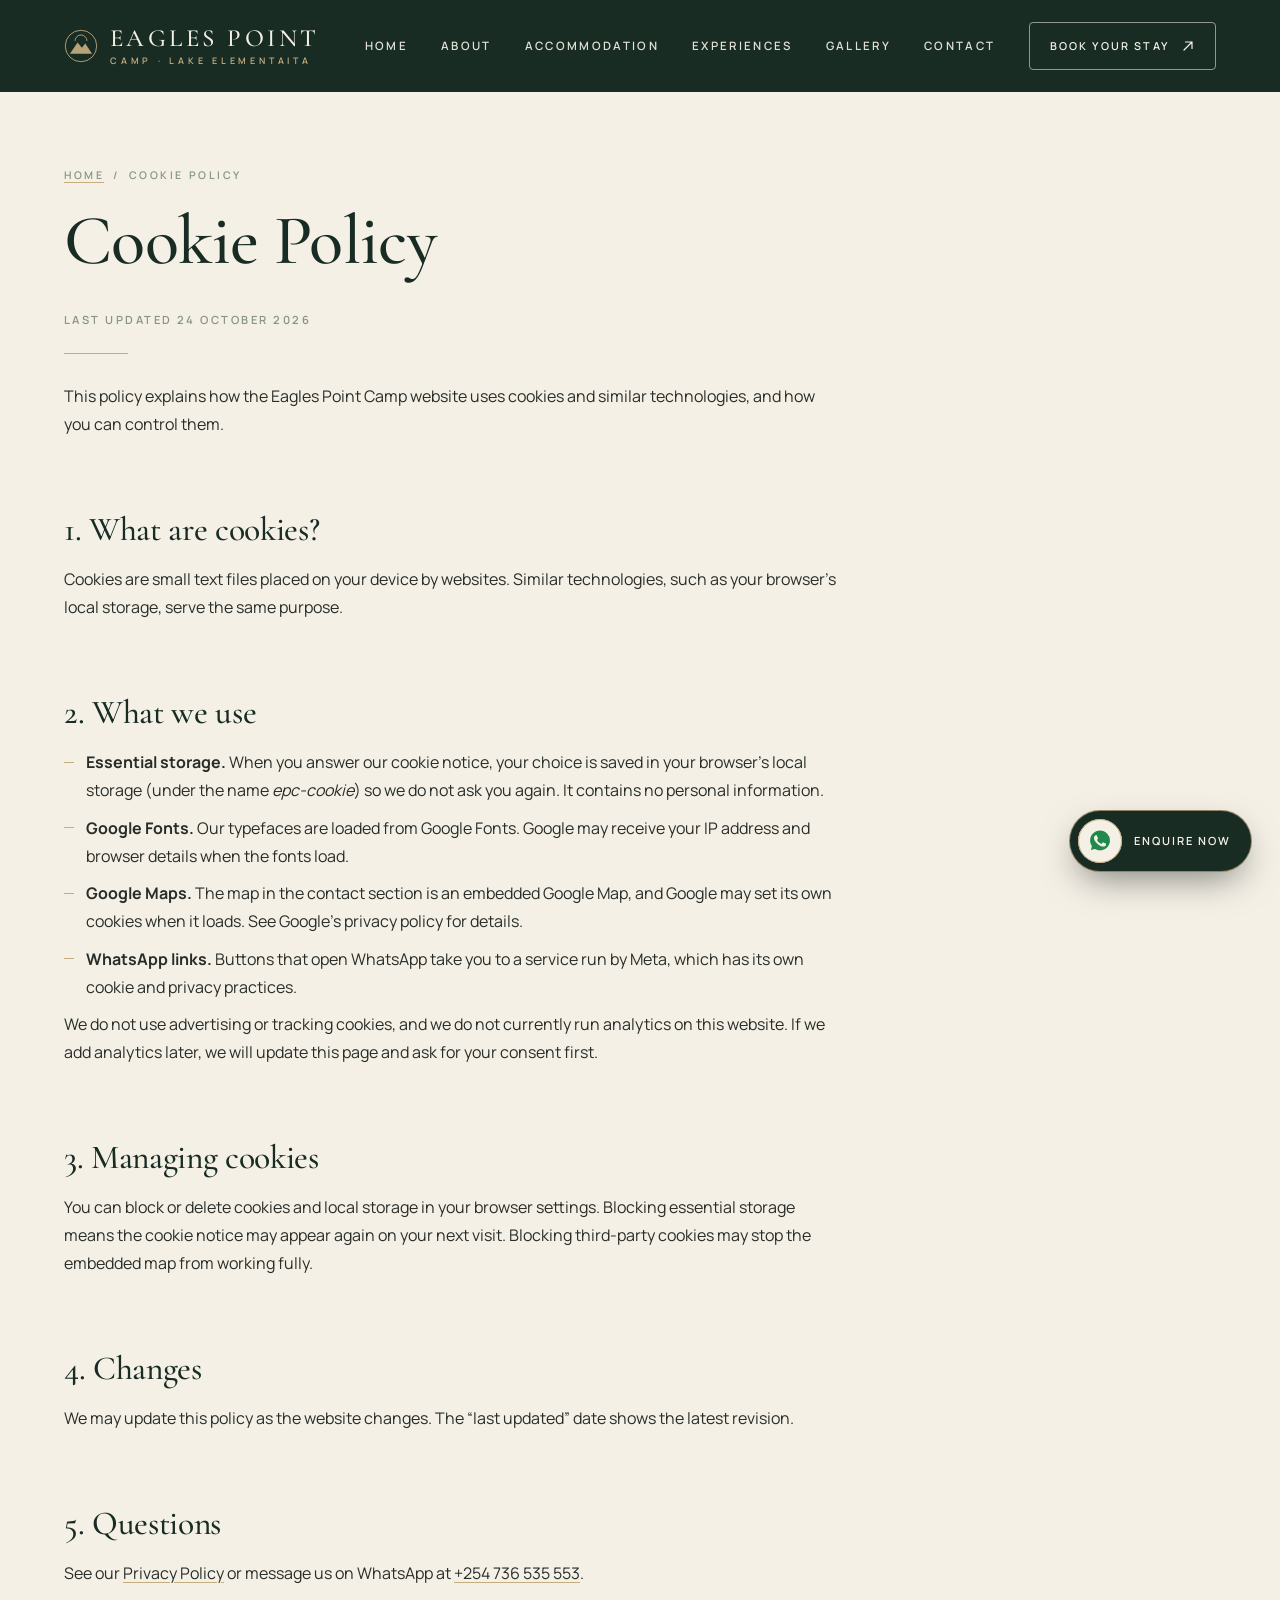
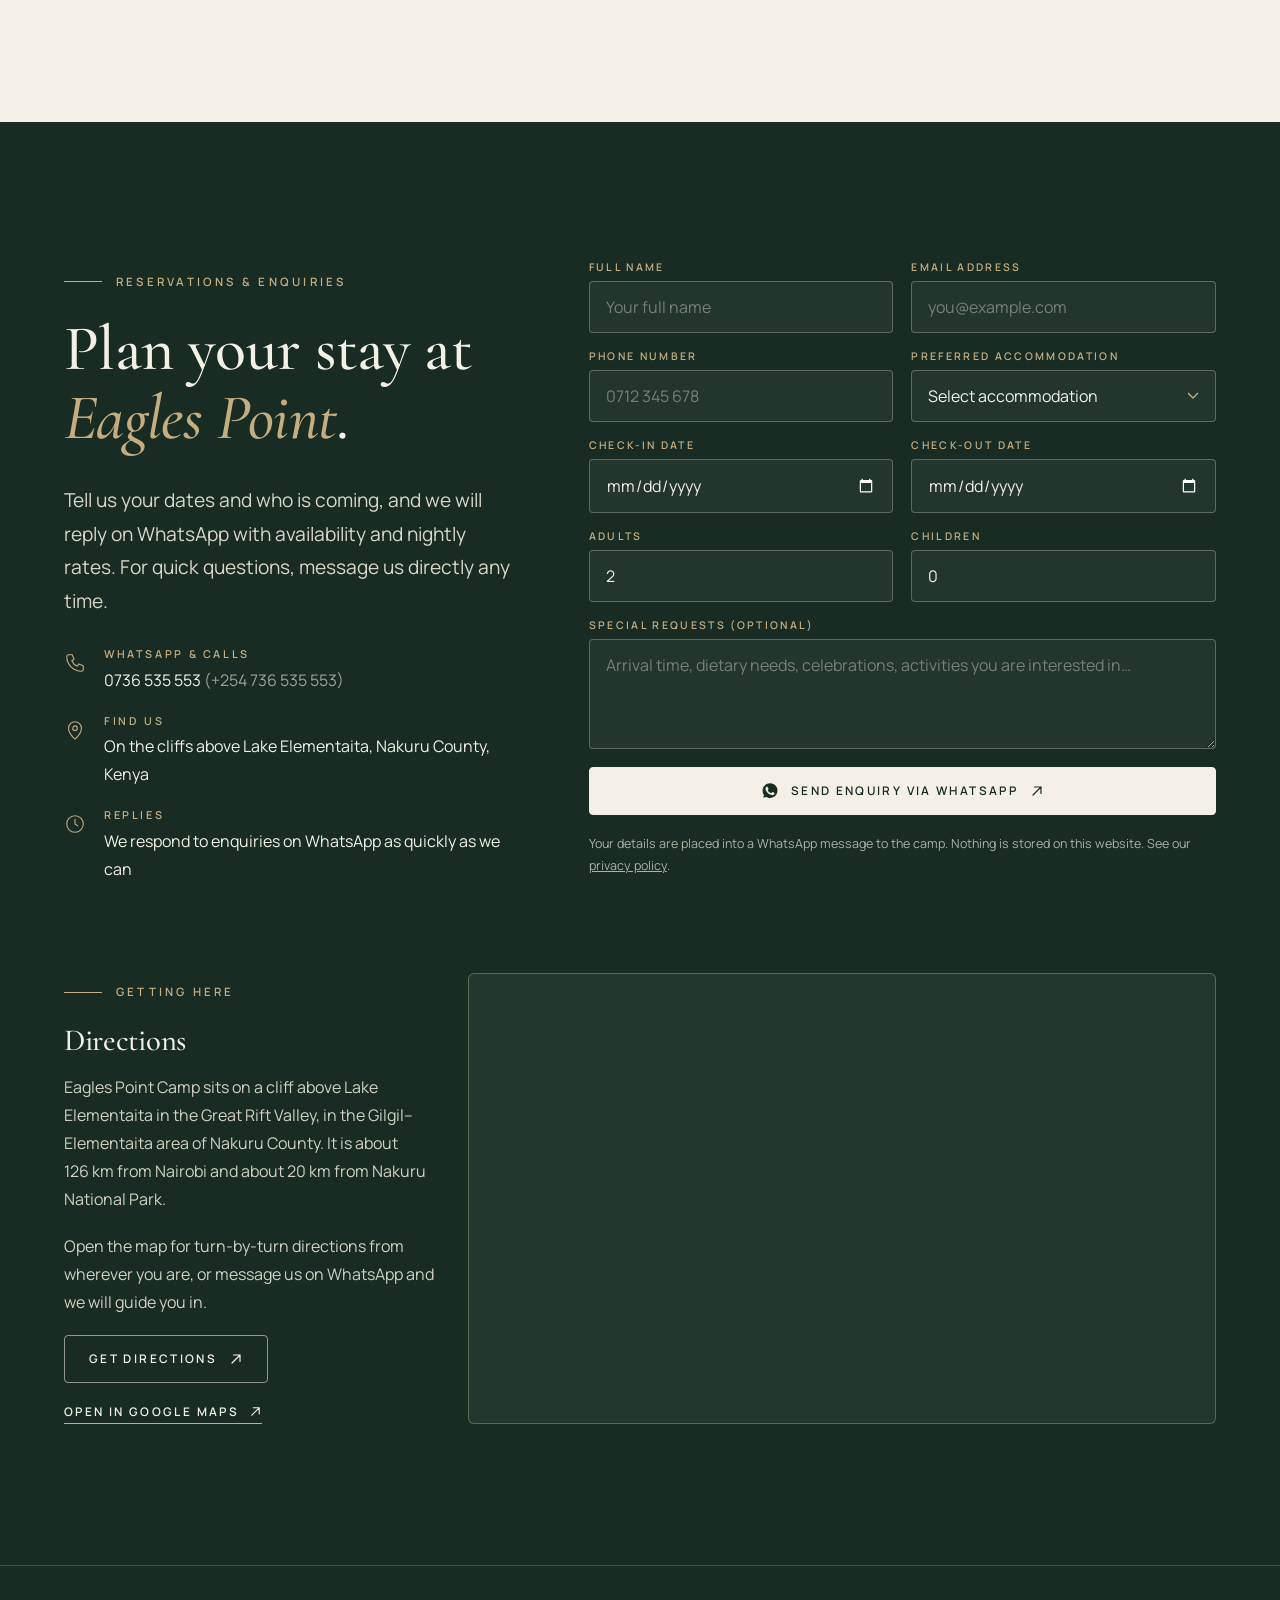
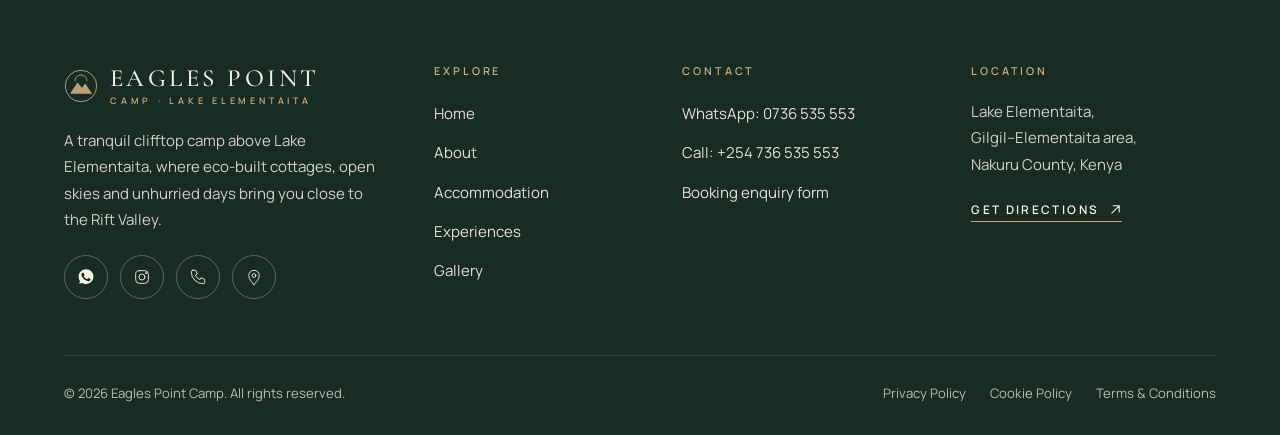
<file: cookie-policy.html>
<!doctype html>
<html lang="en">
<head>
<meta charset="utf-8">
<meta name="viewport" content="width=device-width,initial-scale=1,viewport-fit=cover">
<title>Cookie Policy | Eagles Point Camp</title>
<meta name="description" content="What cookies and similar technologies the Eagles Point Camp website uses.">
<meta name="theme-color" content="#182C24">
<link rel="canonical" href="https://www.eaglespointcamp.co.ke/cookie-policy.html">
<link rel="icon" href="favicon.svg" type="image/svg+xml">
<meta property="og:type" content="website"><meta property="og:site_name" content="Eagles Point Camp">
<meta property="og:title" content="Cookie Policy | Eagles Point Camp"><meta property="og:description" content="What cookies and similar technologies the Eagles Point Camp website uses.">
<meta property="og:url" content="https://www.eaglespointcamp.co.ke/cookie-policy.html"><meta property="og:image" content="https://www.eaglespointcamp.co.ke/images/og-image.jpg">
<meta name="twitter:card" content="summary_large_image">
<link rel="preconnect" href="https://fonts.googleapis.com"><link rel="preconnect" href="https://fonts.gstatic.com" crossorigin>
<link rel="stylesheet" href="https://fonts.googleapis.com/css2?family=Cormorant+Garamond:ital,wght@0,400;0,500;0,600;1,400;1,500&amp;family=Manrope:wght@400;500;600;700&amp;display=swap">
<link rel="stylesheet" href="css/style.css">
<script>document.documentElement.className+=' js'</script>
</head>
<body>
<a class="skip" href="#main">Skip to content</a>
<header class="site-header header-solid">
 <div class="bar">
  <a class="logo" href="index.html" aria-label="Eagles Point Camp, home"><svg viewBox="0 0 40 40" fill="none" aria-hidden="true"><circle cx="20" cy="20" r="18.5" stroke="currentColor" stroke-width="1"/><path d="M7 29l9-13 5 6 4-5 8 12z" fill="currentColor" opacity=".92"/><path d="M13 14a7 7 0 0114 0" stroke="currentColor" stroke-width="1"/></svg><span><b>Eagles Point</b><small>Camp · Lake Elementaita</small></span></a>
  <button class="burger" aria-expanded="false" aria-controls="site-nav" aria-label="Open menu"><span></span><span></span><span></span></button>
  <nav id="site-nav" class="nav" aria-label="Main"><a class="nl" href="index.html">Home</a><a class="nl" href="about.html">About</a><a class="nl" href="accommodation.html">Accommodation</a><a class="nl" href="experiences.html">Experiences</a><a class="nl" href="experiences.html#gallery">Gallery</a><a class="nl" href="#contact">Contact</a><a class="btn" href="#book">Book Your Stay <svg viewBox="0 0 14 14" fill="none" stroke="currentColor" stroke-width="1.2" stroke-linecap="round" stroke-linejoin="round" aria-hidden="true"><path d="M3 11L11 3M4.5 3H11v6.5"/></svg></a></nav>
 </div>
</header>
<main id="main" class="legal"><div class="container"><div class="wrap">
 <div class="crumbs" style="color:var(--sage)"><a href="index.html">Home</a> &nbsp;/&nbsp; Cookie Policy</div>
 <h1>Cookie Policy</h1><p class="updated">Last updated 24 October 2026</p><hr class="rule">

<p>This policy explains how the Eagles Point Camp website uses cookies and similar technologies, and how you can control them.</p>
<h2>1. What are cookies?</h2>
<p>Cookies are small text files placed on your device by websites. Similar technologies, such as your browser’s local storage, serve the same purpose.</p>
<h2>2. What we use</h2>
<ul><li><b>Essential storage.</b> When you answer our cookie notice, your choice is saved in your browser’s local storage (under the name <i>epc-cookie</i>) so we do not ask you again. It contains no personal information.</li>
<li><b>Google Fonts.</b> Our typefaces are loaded from Google Fonts. Google may receive your IP address and browser details when the fonts load.</li>
<li><b>Google Maps.</b> The map in the contact section is an embedded Google Map, and Google may set its own cookies when it loads. See Google’s privacy policy for details.</li>
<li><b>WhatsApp links.</b> Buttons that open WhatsApp take you to a service run by Meta, which has its own cookie and privacy practices.</li></ul>
<p>We do not use advertising or tracking cookies, and we do not currently run analytics on this website. If we add analytics later, we will update this page and ask for your consent first.</p>
<h2>3. Managing cookies</h2>
<p>You can block or delete cookies and local storage in your browser settings. Blocking essential storage means the cookie notice may appear again on your next visit. Blocking third-party cookies may stop the embedded map from working fully.</p>
<h2>4. Changes</h2>
<p>We may update this policy as the website changes. The “last updated” date shows the latest revision.</p>
<h2>5. Questions</h2>
<p>See our <a href="privacy-policy.html">Privacy Policy</a> or message us on WhatsApp at <a href="https://wa.me/254736535553">+254 736 535 553</a>.</p>
</div></div></main>

<section class="section dark" id="contact" aria-labelledby="contact-h">
 <div class="container">
  <div class="contact-grid">
   <div class="rv">
    <span class="eyebrow">Reservations &amp; enquiries</span>
    <h2 id="contact-h">Plan your stay at <em class="gold-i">Eagles Point</em>.</h2>
    <p class="lead">Tell us your dates and who is coming, and we will reply on WhatsApp with availability and nightly rates. For quick questions, message us directly any time.</p>
    <ul class="info-list">
     <li><svg class="" viewBox="0 0 24 24" fill="none" stroke="currentColor" stroke-width="1.2" stroke-linecap="round" stroke-linejoin="round" aria-hidden="true"><path d="M5 3h4l2 5-2.5 1.5a11 11 0 006 6L16 13l5 2v4a2 2 0 01-2 2A16 16 0 013 5a2 2 0 012-2z"/></svg><div><b>WhatsApp &amp; calls</b><a href="https://wa.me/254736535553" target="_blank" rel="noopener">0736 535 553</a> <span style="opacity:.6">(+254 736 535 553)</span></div></li>
     <li><svg class="" viewBox="0 0 24 24" fill="none" stroke="currentColor" stroke-width="1.2" stroke-linecap="round" stroke-linejoin="round" aria-hidden="true"><path d="M12 22s7-6.5 7-12a7 7 0 10-14 0c0 5.5 7 12 7 12z"/><circle cx="12" cy="10" r="2.5"/></svg><div><b>Find us</b>On the cliffs above Lake Elementaita, Nakuru County, Kenya</div></li>
     <li><svg class="" viewBox="0 0 24 24" fill="none" stroke="currentColor" stroke-width="1.2" stroke-linecap="round" stroke-linejoin="round" aria-hidden="true"><circle cx="12" cy="12" r="9"/><path d="M12 7v5l3 2"/></svg><div><b>Replies</b>We respond to enquiries on WhatsApp as quickly as we can</div></li>
    </ul>
   </div>
   <div class="rv" style="--d:.12s" id="book"><form class="form" id="bookform" data-wa novalidate aria-label="Booking enquiry">
 <div class="fields two"><div class="field"><label for="f-name">Full name</label><input id="f-name" name="name" type="text" placeholder="Your full name" required autocomplete="name"><span class="err" role="alert"></span></div><div class="field"><label for="f-email">Email address</label><input id="f-email" name="email" type="email" placeholder="you@example.com" required autocomplete="email"><span class="err" role="alert"></span></div></div>
 <div class="fields two"><div class="field"><label for="f-phone">Phone number</label><input id="f-phone" name="phone" type="tel" placeholder="0712 345 678" required autocomplete="tel"><span class="err" role="alert"></span></div>
  <div class="field"><label for="f-room">Preferred accommodation</label><select id="f-room" name="room" required><option value="">Select accommodation</option><option value="Mukeo Cottage">Mukeo Cottage</option><option value="Muthiga Cottage">Muthiga Cottage</option><option value="Mutamaiywa Cottage">Mutamaiywa Cottage</option><option value="Tarakwa Cottage">Tarakwa Cottage</option><option value="Euphorbia Cottage">Euphorbia Cottage</option><option value="Kipsitet Cottage">Kipsitet Cottage</option><option value="Mukinduri Cottage">Mukinduri Cottage</option><option value="Camping">Camping</option><option value="Not sure yet, please advise">Not sure yet, please advise</option></select><span class="err" role="alert"></span></div></div>
 <div class="fields two"><div class="field"><label for="f-in">Check-in date</label><input id="f-in" name="checkin" type="date" placeholder="" required><span class="err" role="alert"></span></div><div class="field"><label for="f-out">Check-out date</label><input id="f-out" name="checkout" type="date" placeholder="" required><span class="err" role="alert"></span></div></div>
 <div class="fields two"><div class="field"><label for="f-ad">Adults</label><input id="f-ad" name="adults" type="number" placeholder="2" required min="1" max="40" value="2" inputmode="numeric"><span class="err" role="alert"></span></div><div class="field"><label for="f-ch">Children</label><input id="f-ch" name="children" type="number" placeholder="0" min="0" max="40" value="0" inputmode="numeric"><span class="err" role="alert"></span></div></div>
 <div class="field"><label for="f-msg">Special requests (optional)</label><textarea id="f-msg" name="message" placeholder="Arrival time, dietary needs, celebrations, activities you are interested in…"></textarea><span class="err" role="alert"></span></div>
 <button class="btn btn--fill btn--block" type="submit"><svg class="wa" viewBox="0 0 24 24" fill="currentColor" aria-hidden="true"><path d="M17.47 14.38c-.3-.15-1.76-.87-2.03-.97-.27-.1-.47-.15-.67.15-.2.3-.77.97-.94 1.17-.17.2-.35.22-.65.07-.3-.15-1.26-.46-2.4-1.48-.89-.79-1.49-1.77-1.66-2.07-.17-.3-.02-.46.13-.61.13-.13.3-.35.45-.52.15-.17.2-.3.3-.5.1-.2.05-.37-.02-.52-.07-.15-.67-1.62-.92-2.22-.24-.58-.49-.5-.67-.51h-.57c-.2 0-.52.07-.8.37-.27.3-1.04 1.02-1.04 2.48 0 1.46 1.07 2.88 1.21 3.08.15.2 2.1 3.2 5.08 4.49.71.31 1.26.49 1.69.63.71.23 1.36.2 1.87.12.57-.09 1.76-.72 2.01-1.41.25-.69.25-1.29.17-1.41-.07-.12-.27-.2-.57-.35zM12.05 21.5h-.01a9.9 9.9 0 01-5.03-1.38l-.36-.21-3.74.98 1-3.65-.24-.37A9.86 9.86 0 012.1 11.4C2.1 5.93 6.58 1.5 12.05 1.5c2.65 0 5.14 1.03 7.01 2.9a9.82 9.82 0 012.9 7c0 5.47-4.46 9.9-9.91 9.9z"/></svg> Send Enquiry via WhatsApp <svg viewBox="0 0 14 14" fill="none" stroke="currentColor" stroke-width="1.2" stroke-linecap="round" stroke-linejoin="round" aria-hidden="true"><path d="M3 11L11 3M4.5 3H11v6.5"/></svg></button>
 <p class="hint">Your details are placed into a WhatsApp message to the camp. Nothing is stored on this website. See our <a href="privacy-policy.html" style="text-decoration:underline">privacy policy</a>.</p>
 <div class="form-status" role="status" aria-live="polite"></div>
</form></div>
  </div>
  <div class="map-wrap">
   <div class="rv">
    <span class="eyebrow">Getting here</span>
    <h3>Directions</h3>
    <p style="color:#d3d0c2">Eagles Point Camp sits on a cliff above Lake Elementaita in the Great Rift Valley, in the Gilgil–Elementaita area of Nakuru County. It is about 126&nbsp;km from Nairobi and about 20&nbsp;km from Nakuru National Park.</p>
    <p style="color:#d3d0c2">Open the map for turn-by-turn directions from wherever you are, or message us on WhatsApp and we will guide you in.</p>
    <div class="btns"><a class="btn" href="https://www.google.com/maps/dir/?api=1&amp;destination=Eagles+Point+Camp,+Lake+Elementaita,+Nakuru,+Kenya" target="_blank" rel="noopener">Get Directions <svg viewBox="0 0 14 14" fill="none" stroke="currentColor" stroke-width="1.2" stroke-linecap="round" stroke-linejoin="round" aria-hidden="true"><path d="M3 11L11 3M4.5 3H11v6.5"/></svg></a><a class="link" href="https://www.google.com/maps/search/?api=1&amp;query=Eagles+Point+Camp,+Lake+Elementaita,+Nakuru,+Kenya" target="_blank" rel="noopener">Open in Google Maps <svg viewBox="0 0 14 14" fill="none" stroke="currentColor" stroke-width="1.2" stroke-linecap="round" stroke-linejoin="round" aria-hidden="true"><path d="M3 11L11 3M4.5 3H11v6.5"/></svg></a></div>
   </div>
   <div class="frame rv" style="--d:.1s"><iframe title="Map showing Eagles Point Camp near Lake Elementaita" src="https://www.google.com/maps?q=Eagles+Point+Camp,+Lake+Elementaita,+Nakuru,+Kenya&amp;output=embed" loading="lazy" referrerpolicy="no-referrer-when-downgrade" allowfullscreen></iframe></div>
  </div>
 </div>
</section>
<footer class="site-footer">
 <div class="container">
  <div class="f-grid">
   <div>
    <a class="logo" href="index.html"><svg viewBox="0 0 40 40" fill="none" aria-hidden="true"><circle cx="20" cy="20" r="18.5" stroke="currentColor" stroke-width="1"/><path d="M7 29l9-13 5 6 4-5 8 12z" fill="currentColor" opacity=".92"/><path d="M13 14a7 7 0 0114 0" stroke="currentColor" stroke-width="1"/></svg><span><b>Eagles Point</b><small>Camp · Lake Elementaita</small></span></a>
    <p>A tranquil clifftop camp above Lake Elementaita, where eco-built cottages, open skies and unhurried days bring you close to the Rift Valley.</p>
    <div class="socials">
     <a href="https://wa.me/254736535553" target="_blank" rel="noopener" aria-label="Chat with us on WhatsApp"><svg class="wa" viewBox="0 0 24 24" fill="currentColor" aria-hidden="true"><path d="M17.47 14.38c-.3-.15-1.76-.87-2.03-.97-.27-.1-.47-.15-.67.15-.2.3-.77.97-.94 1.17-.17.2-.35.22-.65.07-.3-.15-1.26-.46-2.4-1.48-.89-.79-1.49-1.77-1.66-2.07-.17-.3-.02-.46.13-.61.13-.13.3-.35.45-.52.15-.17.2-.3.3-.5.1-.2.05-.37-.02-.52-.07-.15-.67-1.62-.92-2.22-.24-.58-.49-.5-.67-.51h-.57c-.2 0-.52.07-.8.37-.27.3-1.04 1.02-1.04 2.48 0 1.46 1.07 2.88 1.21 3.08.15.2 2.1 3.2 5.08 4.49.71.31 1.26.49 1.69.63.71.23 1.36.2 1.87.12.57-.09 1.76-.72 2.01-1.41.25-.69.25-1.29.17-1.41-.07-.12-.27-.2-.57-.35zM12.05 21.5h-.01a9.9 9.9 0 01-5.03-1.38l-.36-.21-3.74.98 1-3.65-.24-.37A9.86 9.86 0 012.1 11.4C2.1 5.93 6.58 1.5 12.05 1.5c2.65 0 5.14 1.03 7.01 2.9a9.82 9.82 0 012.9 7c0 5.47-4.46 9.9-9.91 9.9z"/></svg></a>
     <a href="https://www.instagram.com/eaglespointcamp" target="_blank" rel="noopener" aria-label="Instagram"><svg viewBox="0 0 24 24" fill="none" stroke="currentColor" stroke-width="1.2" stroke-linecap="round" stroke-linejoin="round" aria-hidden="true"><rect x="3.5" y="3.5" width="17" height="17" rx="5"/><circle cx="12" cy="12" r="4"/><circle cx="17.2" cy="6.8" r=".6" fill="currentColor"/></svg></a>
     <a href="tel:+254736535553" aria-label="Call Eagles Point Camp"><svg class="" viewBox="0 0 24 24" fill="none" stroke="currentColor" stroke-width="1.2" stroke-linecap="round" stroke-linejoin="round" aria-hidden="true"><path d="M5 3h4l2 5-2.5 1.5a11 11 0 006 6L16 13l5 2v4a2 2 0 01-2 2A16 16 0 013 5a2 2 0 012-2z"/></svg></a>
     <a href="https://www.google.com/maps/search/?api=1&amp;query=Eagles+Point+Camp,+Lake+Elementaita,+Nakuru,+Kenya" target="_blank" rel="noopener" aria-label="Find us on Google Maps"><svg class="" viewBox="0 0 24 24" fill="none" stroke="currentColor" stroke-width="1.2" stroke-linecap="round" stroke-linejoin="round" aria-hidden="true"><path d="M12 22s7-6.5 7-12a7 7 0 10-14 0c0 5.5 7 12 7 12z"/><circle cx="12" cy="10" r="2.5"/></svg></a>
    </div>
   </div>
   <div><h4>Explore</h4><ul class="f-links"><li><a href="index.html">Home</a></li><li><a href="about.html">About</a></li><li><a href="accommodation.html">Accommodation</a></li><li><a href="experiences.html">Experiences</a></li><li><a href="experiences.html#gallery">Gallery</a></li></ul></div>
   <div><h4>Contact</h4><ul class="f-links"><li><a href="https://wa.me/254736535553" target="_blank" rel="noopener">WhatsApp: 0736 535 553</a></li><li><a href="tel:+254736535553">Call: +254 736 535 553</a></li><li><a href="#book">Booking enquiry form</a></li></ul></div>
   <div><h4>Location</h4><p>Lake Elementaita,<br>Gilgil–Elementaita area,<br>Nakuru County, Kenya</p><p style="margin-top:10px"><a class="link" style="color:var(--ivory)" href="https://www.google.com/maps/dir/?api=1&amp;destination=Eagles+Point+Camp,+Lake+Elementaita,+Nakuru,+Kenya" target="_blank" rel="noopener">Get directions <svg viewBox="0 0 14 14" fill="none" stroke="currentColor" stroke-width="1.2" stroke-linecap="round" stroke-linejoin="round" aria-hidden="true"><path d="M3 11L11 3M4.5 3H11v6.5"/></svg></a></p></div>
  </div>
  <div class="f-bottom">
   <span>© <span data-year>2026</span> Eagles Point Camp. All rights reserved.</span>
   <nav aria-label="Legal"><a href="privacy-policy.html">Privacy Policy</a><a href="cookie-policy.html">Cookie Policy</a><a href="terms-and-conditions.html">Terms &amp; Conditions</a></nav>
  </div>
 </div>
</footer>
<a class="fab" href="https://wa.me/254736535553?text=Hello%20Eagles%20Point%20Camp%2C%20I%20would%20like%20to%20enquire%20about%20rooms%20and%20rates." target="_blank" rel="noopener" aria-label="Enquire now on WhatsApp"><i><svg class="wa" viewBox="0 0 24 24" fill="currentColor" aria-hidden="true"><path d="M17.47 14.38c-.3-.15-1.76-.87-2.03-.97-.27-.1-.47-.15-.67.15-.2.3-.77.97-.94 1.17-.17.2-.35.22-.65.07-.3-.15-1.26-.46-2.4-1.48-.89-.79-1.49-1.77-1.66-2.07-.17-.3-.02-.46.13-.61.13-.13.3-.35.45-.52.15-.17.2-.3.3-.5.1-.2.05-.37-.02-.52-.07-.15-.67-1.62-.92-2.22-.24-.58-.49-.5-.67-.51h-.57c-.2 0-.52.07-.8.37-.27.3-1.04 1.02-1.04 2.48 0 1.46 1.07 2.88 1.21 3.08.15.2 2.1 3.2 5.08 4.49.71.31 1.26.49 1.69.63.71.23 1.36.2 1.87.12.57-.09 1.76-.72 2.01-1.41.25-.69.25-1.29.17-1.41-.07-.12-.27-.2-.57-.35zM12.05 21.5h-.01a9.9 9.9 0 01-5.03-1.38l-.36-.21-3.74.98 1-3.65-.24-.37A9.86 9.86 0 012.1 11.4C2.1 5.93 6.58 1.5 12.05 1.5c2.65 0 5.14 1.03 7.01 2.9a9.82 9.82 0 012.9 7c0 5.47-4.46 9.9-9.91 9.9z"/></svg></i><span>Enquire Now</span></a>
<div class="cookie" role="dialog" aria-label="Cookie notice" aria-live="polite">
 <p>We use only the essentials to run this site, plus Google Fonts and Google Maps. Read our <a href="cookie-policy.html">Cookie Policy</a> and <a href="privacy-policy.html">Privacy Policy</a>.</p>
 <div class="btns"><button class="btn btn--dark" data-cookie="accepted" type="button">Accept</button><button class="btn btn--dark" data-cookie="essential" type="button">Essential only</button></div>
</div>
<script src="js/main.js" defer></script>
</body>
</html>
</file>
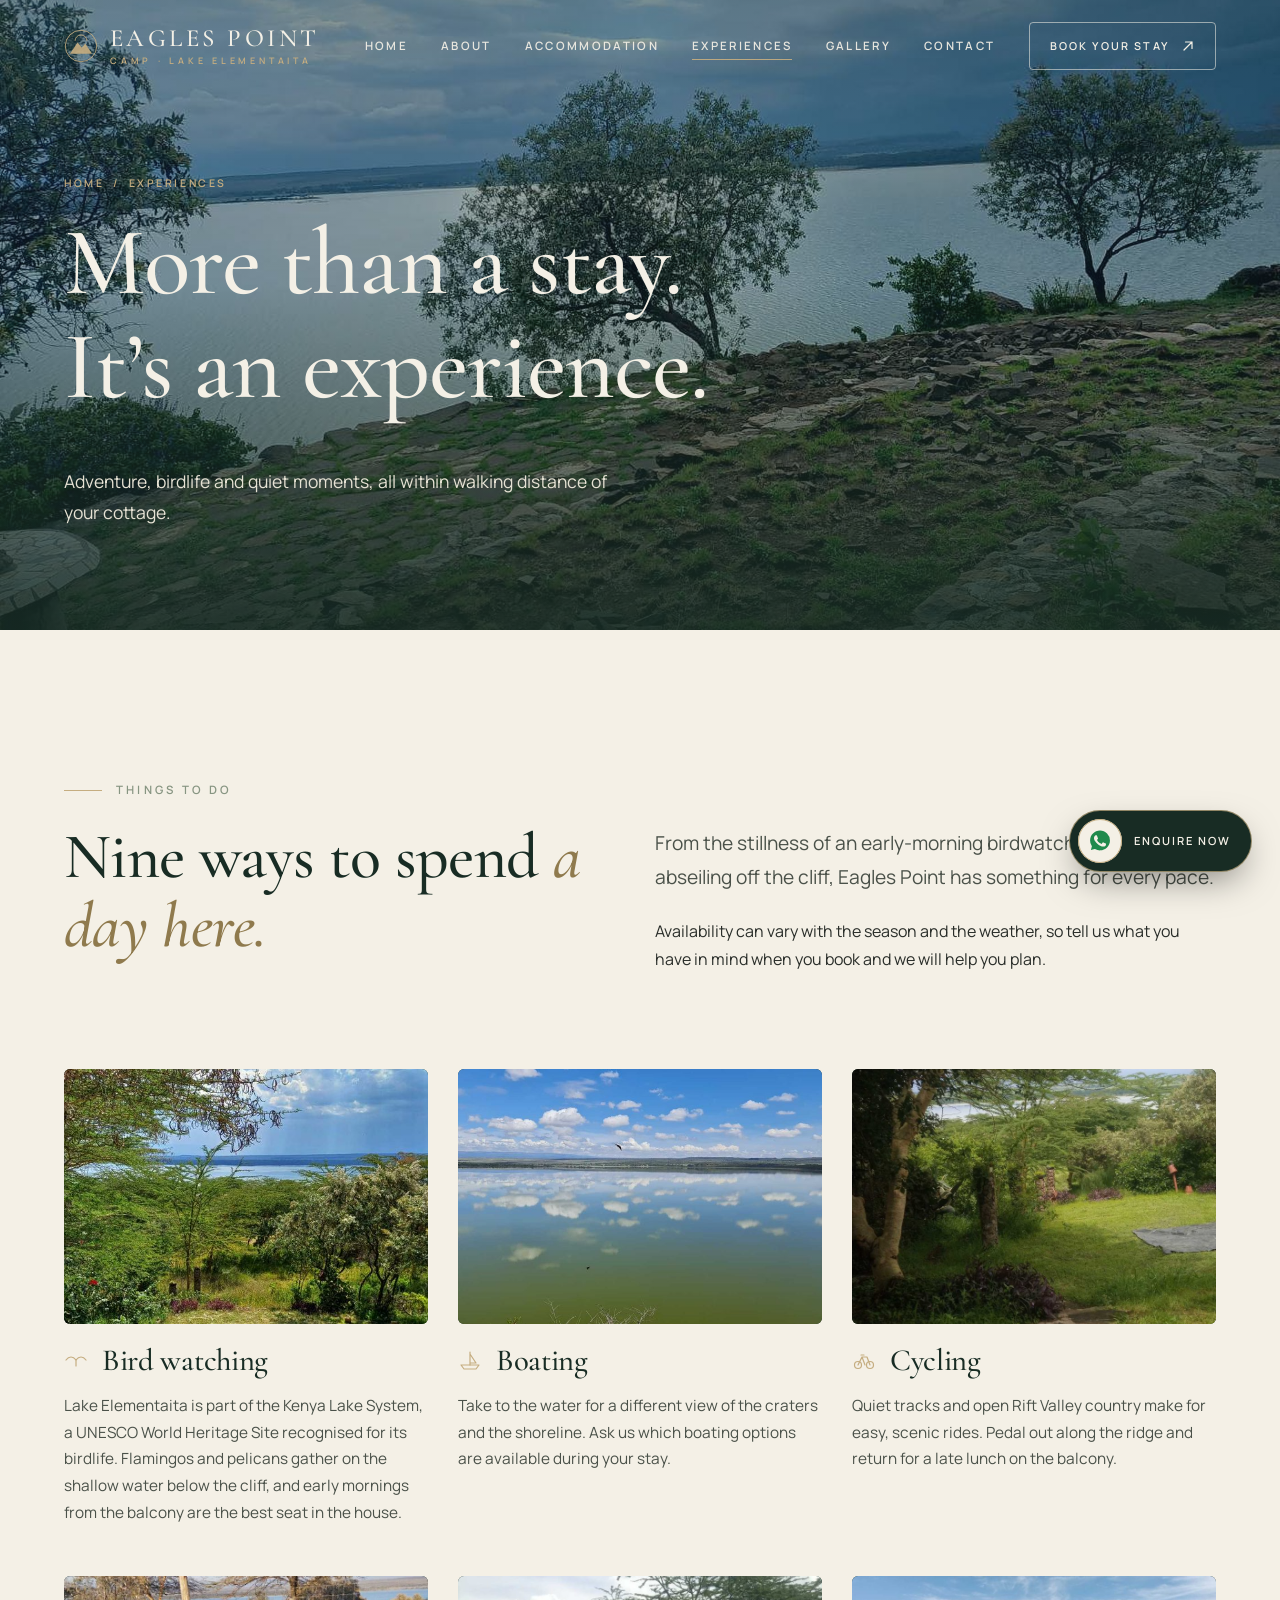
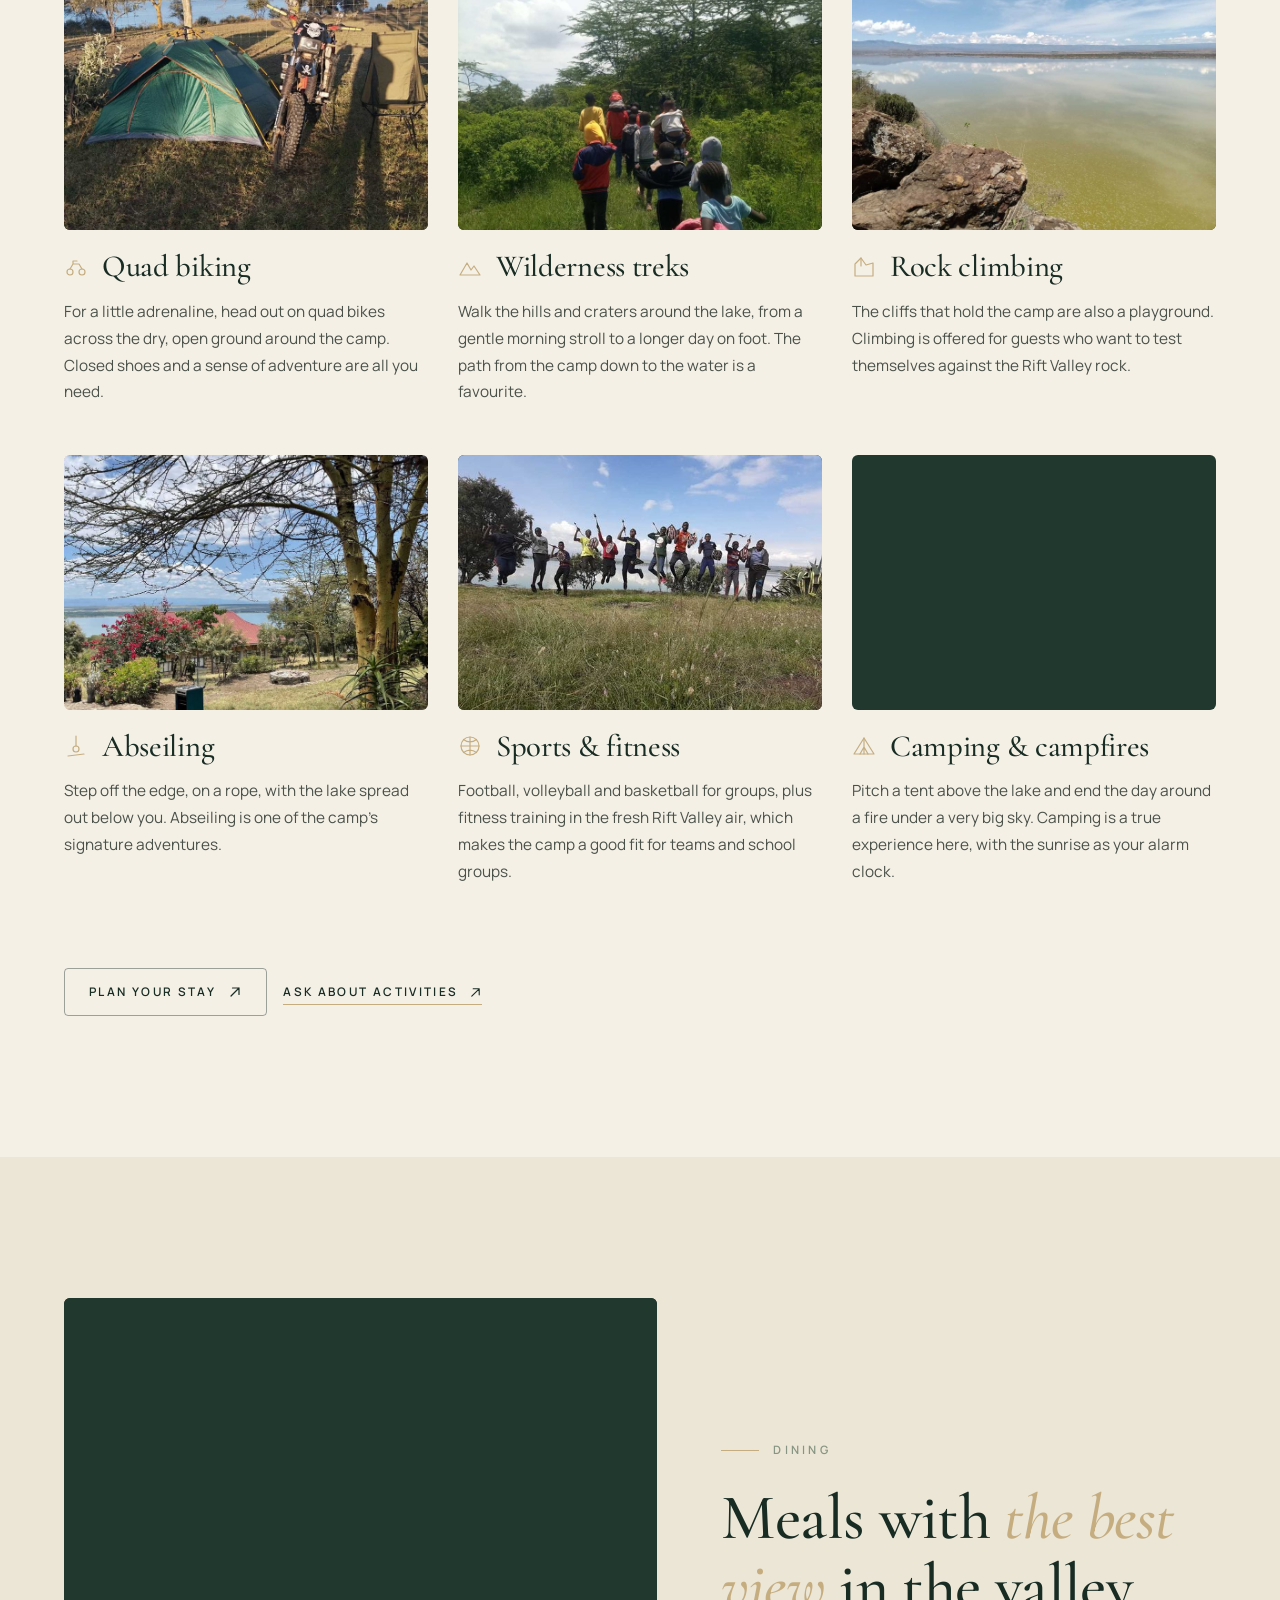
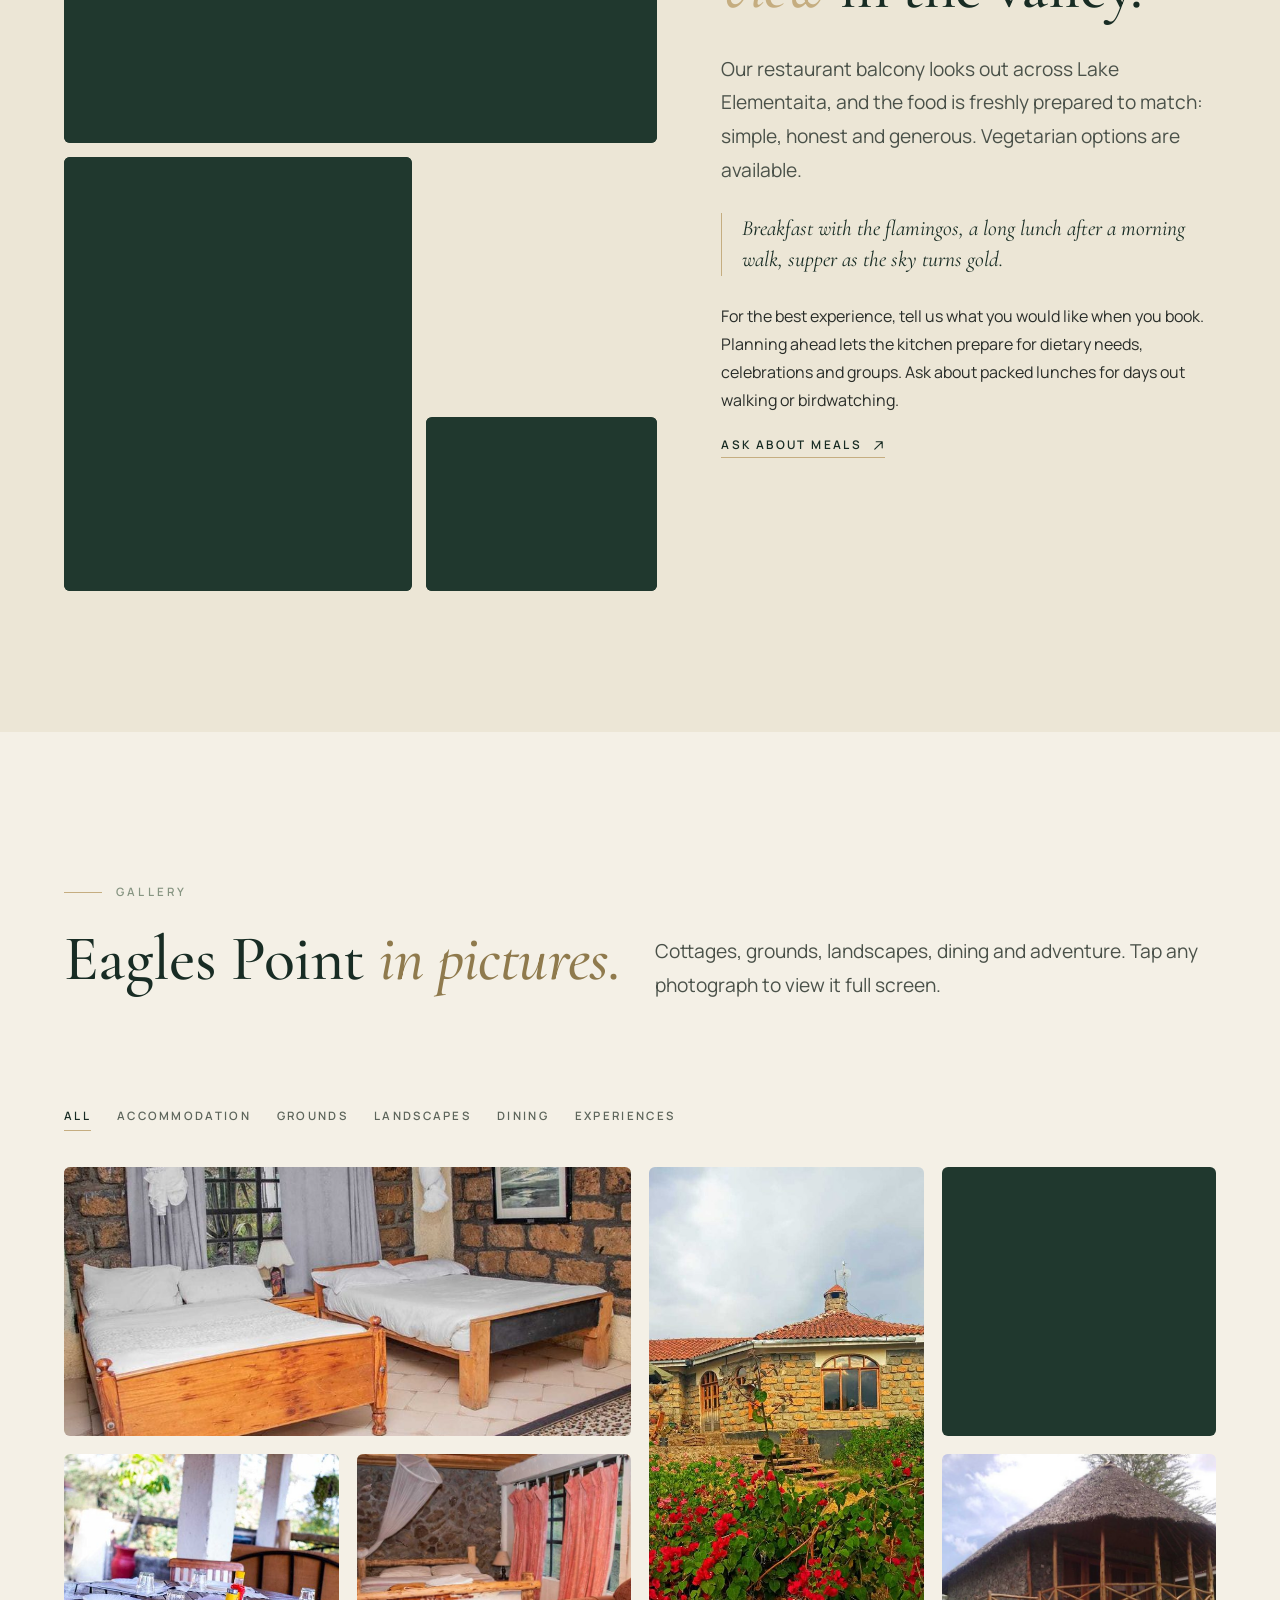
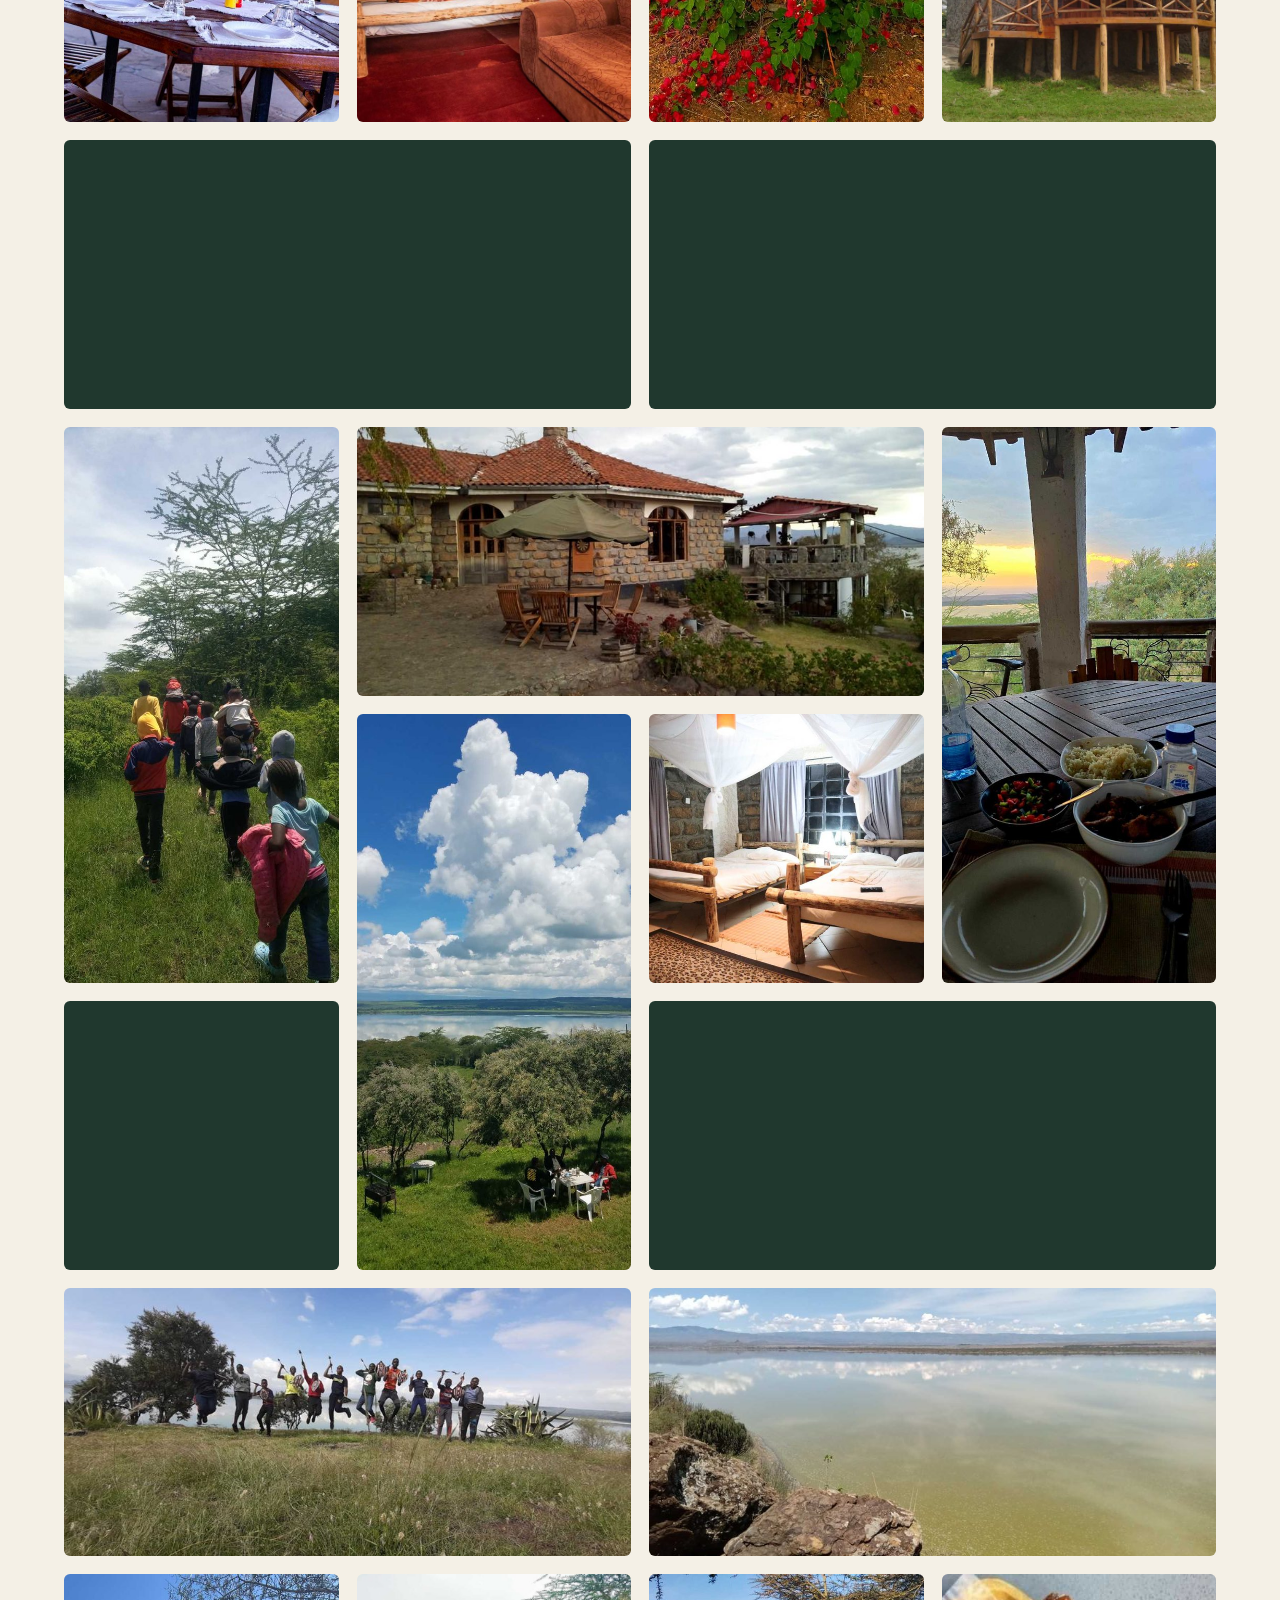
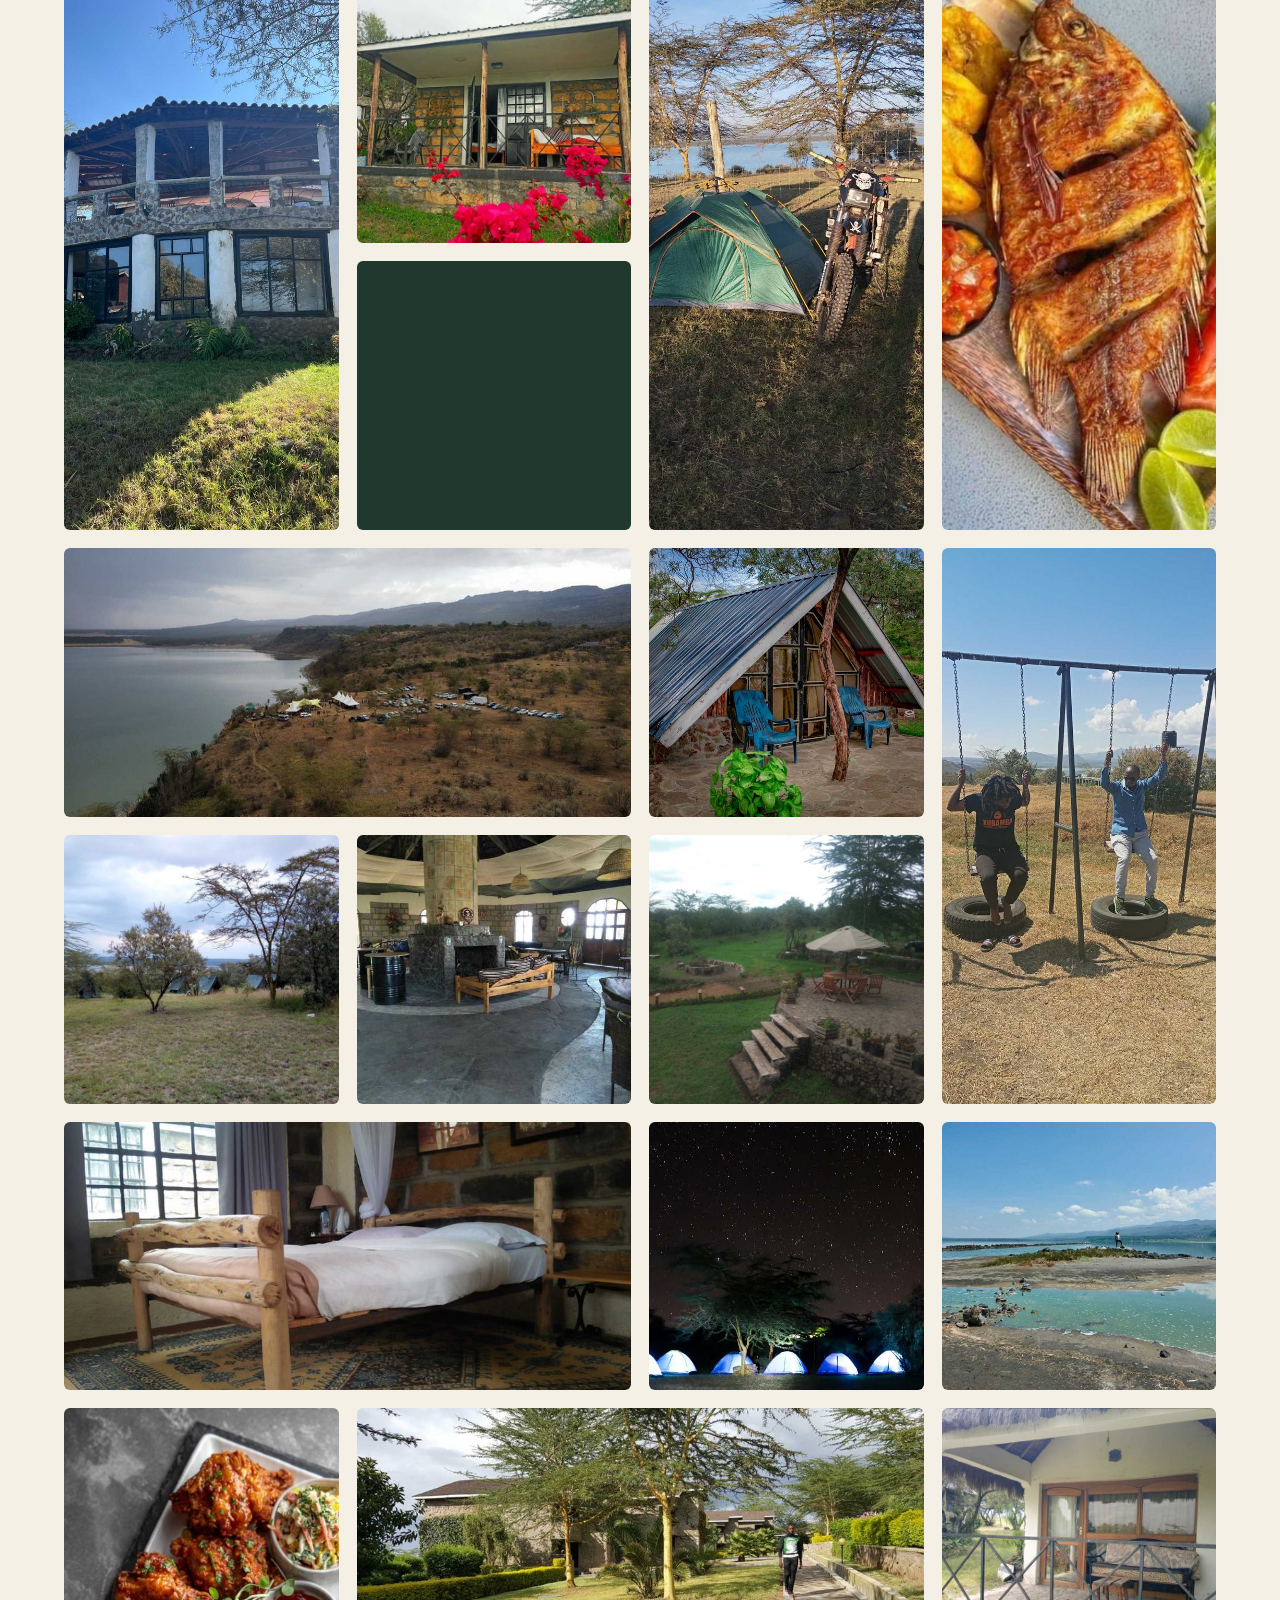
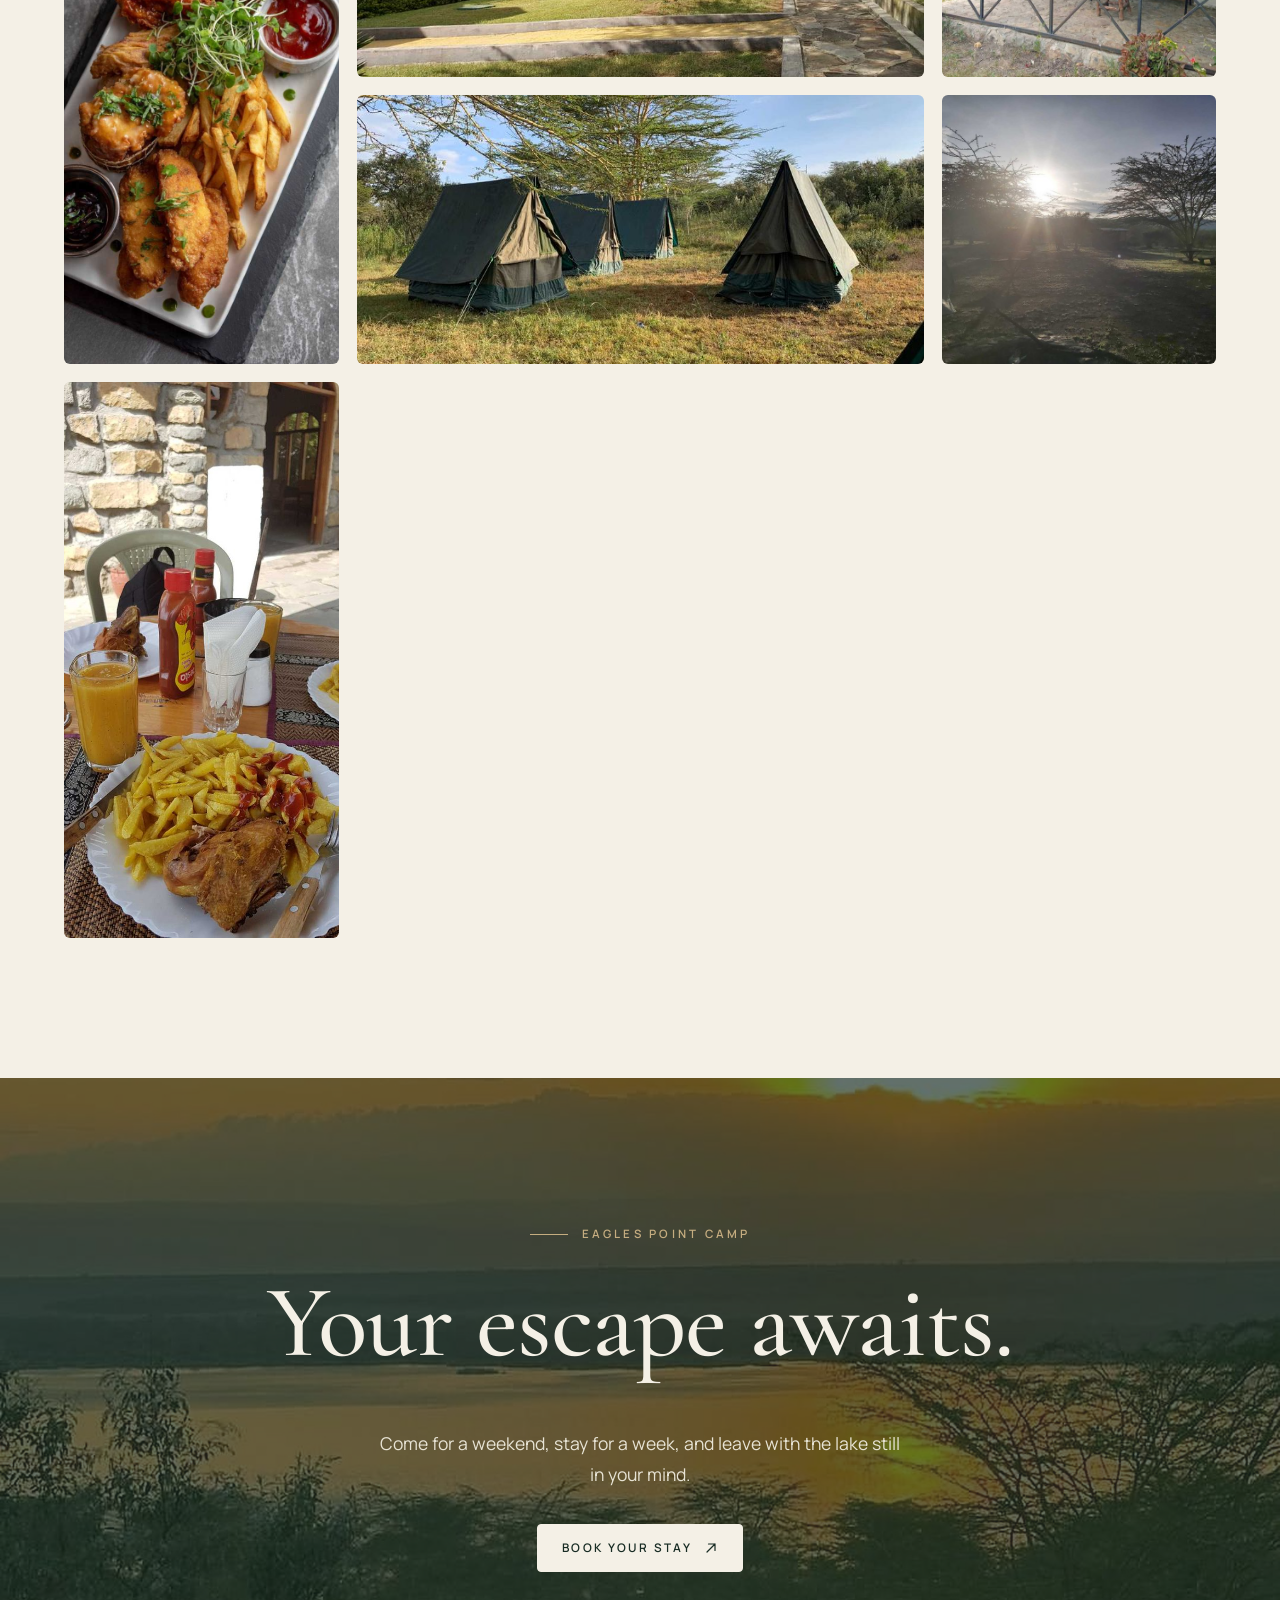
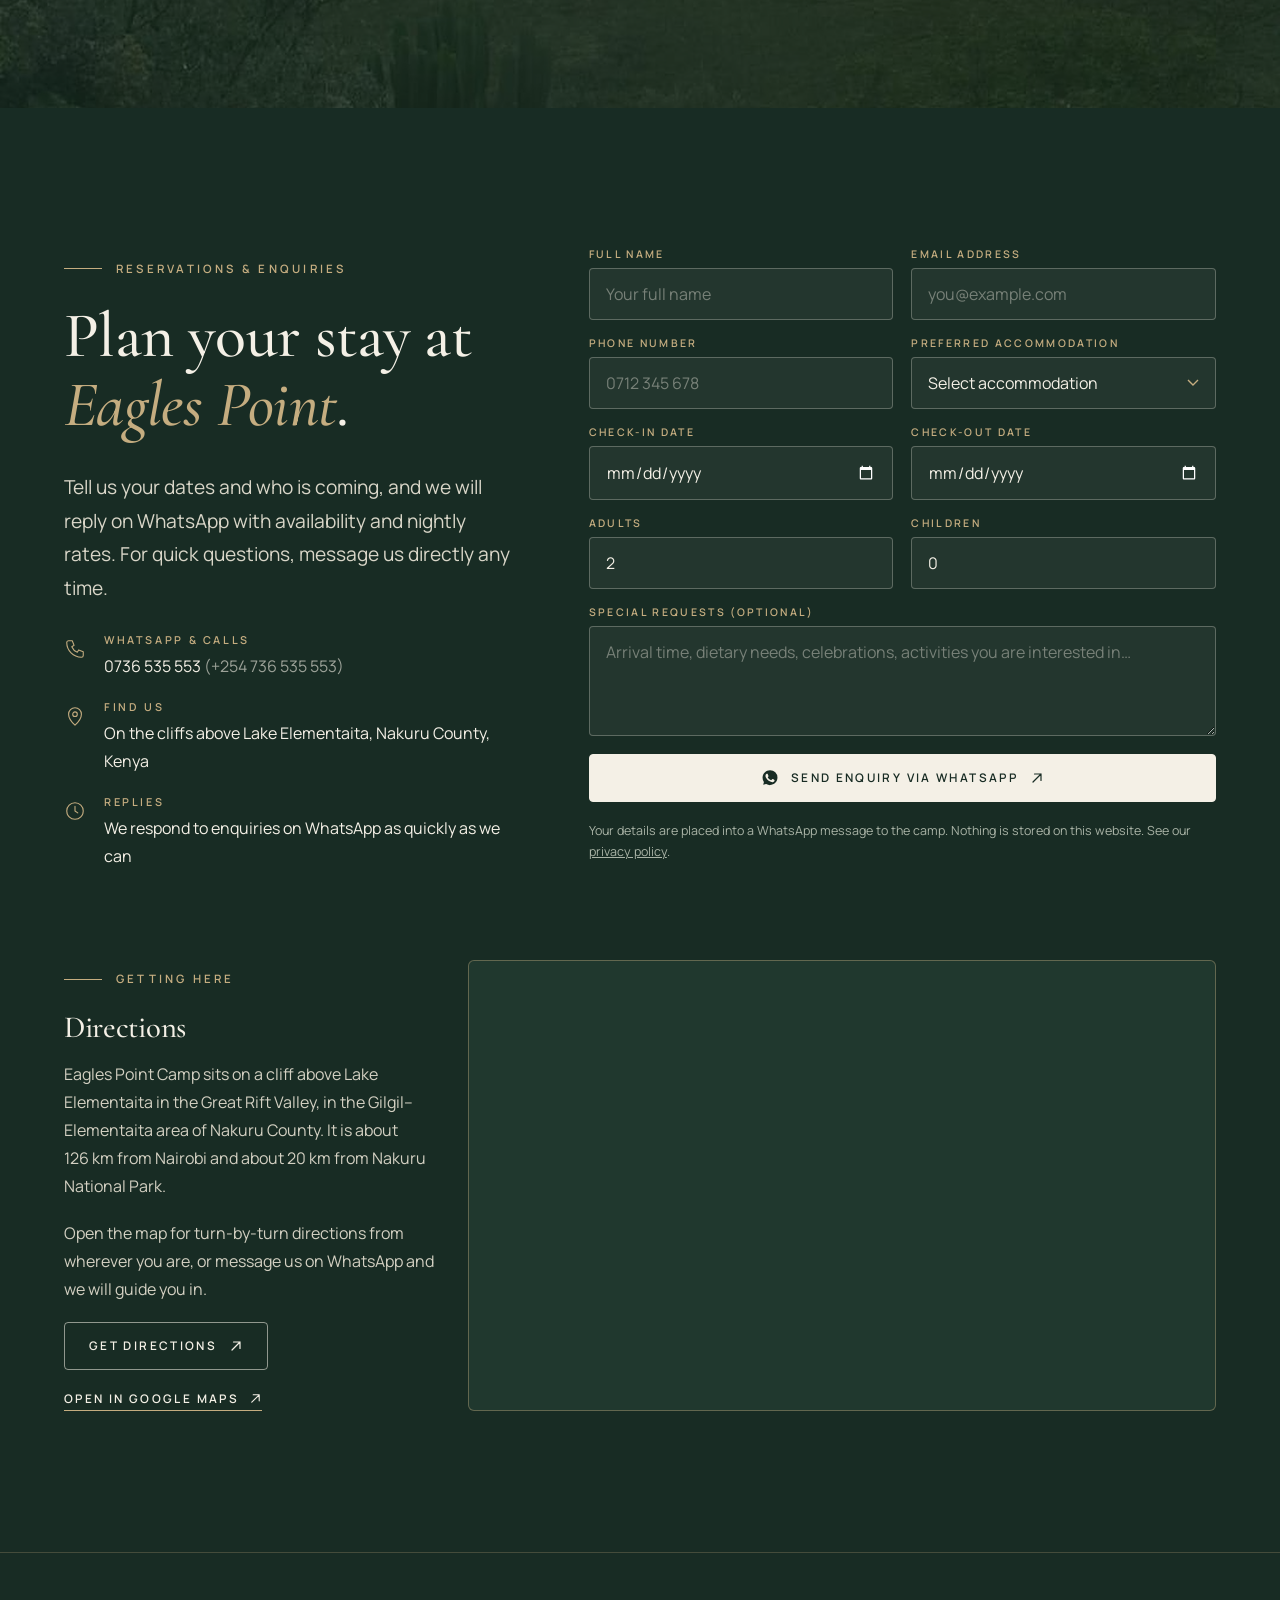
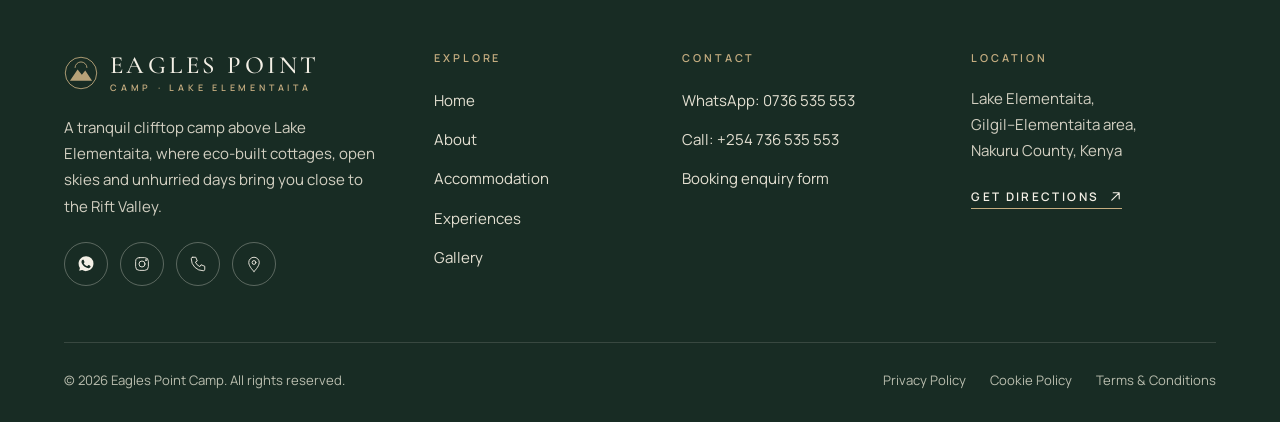
<file: experiences.html>
<!doctype html>
<html lang="en">
<head>
<meta charset="utf-8">
<meta name="viewport" content="width=device-width,initial-scale=1,viewport-fit=cover">
<title>Experiences, Dining & Gallery | Eagles Point Camp</title>
<meta name="description" content="Bird watching, boating, cycling, quad biking, treks, rock climbing, abseiling, sports and camping at Eagles Point Camp above Lake Elementaita. Dining and photo gallery.">
<meta name="theme-color" content="#182C24">
<link rel="canonical" href="https://www.eaglespointcamp.co.ke/experiences.html">
<link rel="icon" href="favicon.svg" type="image/svg+xml">
<meta property="og:type" content="website"><meta property="og:site_name" content="Eagles Point Camp">
<meta property="og:title" content="Experiences, Dining & Gallery | Eagles Point Camp"><meta property="og:description" content="Bird watching, boating, cycling, quad biking, treks, rock climbing, abseiling, sports and camping at Eagles Point Camp above Lake Elementaita. Dining and photo gallery.">
<meta property="og:url" content="https://www.eaglespointcamp.co.ke/experiences.html"><meta property="og:image" content="https://www.eaglespointcamp.co.ke/images/photo-79.jpg">
<meta name="twitter:card" content="summary_large_image">
<link rel="preconnect" href="https://fonts.googleapis.com"><link rel="preconnect" href="https://fonts.gstatic.com" crossorigin>
<link rel="stylesheet" href="https://fonts.googleapis.com/css2?family=Cormorant+Garamond:ital,wght@0,400;0,500;0,600;1,400;1,500&amp;family=Manrope:wght@400;500;600;700&amp;display=swap">
<link rel="stylesheet" href="css/style.css">
<script>document.documentElement.className+=' js'</script>
</head>
<body>
<a class="skip" href="#main">Skip to content</a>
<header class="site-header">
 <div class="bar">
  <a class="logo" href="index.html" aria-label="Eagles Point Camp, home"><svg viewBox="0 0 40 40" fill="none" aria-hidden="true"><circle cx="20" cy="20" r="18.5" stroke="currentColor" stroke-width="1"/><path d="M7 29l9-13 5 6 4-5 8 12z" fill="currentColor" opacity=".92"/><path d="M13 14a7 7 0 0114 0" stroke="currentColor" stroke-width="1"/></svg><span><b>Eagles Point</b><small>Camp · Lake Elementaita</small></span></a>
  <button class="burger" aria-expanded="false" aria-controls="site-nav" aria-label="Open menu"><span></span><span></span><span></span></button>
  <nav id="site-nav" class="nav" aria-label="Main"><a class="nl" href="index.html">Home</a><a class="nl" href="about.html">About</a><a class="nl" href="accommodation.html">Accommodation</a><a class="nl" href="experiences.html" aria-current="page">Experiences</a><a class="nl" href="experiences.html#gallery">Gallery</a><a class="nl" href="#contact">Contact</a><a class="btn" href="#book">Book Your Stay <svg viewBox="0 0 14 14" fill="none" stroke="currentColor" stroke-width="1.2" stroke-linecap="round" stroke-linejoin="round" aria-hidden="true"><path d="M3 11L11 3M4.5 3H11v6.5"/></svg></a></nav>
 </div>
</header>
<main id="main">
<section class="page-hero"><img src="images/photo-79.jpg" srcset="images/photo-79-800.jpg 800w, images/photo-79.jpg 1920w" sizes="100vw" alt="Acacias and a rocky cliff top above the lake" width="1920" height="1440" decoding="async" fetchpriority="high" style="--pos:50% 60%">
 <div class="container"><div class="crumbs"><a href="index.html">Home</a> &nbsp;/&nbsp; Experiences</div><h1>More than a stay. It’s an experience.</h1><p>Adventure, birdlife and quiet moments, all within walking distance of your cottage.</p></div></section>
<section class="section" aria-labelledby="e-h"><div class="container">
 <div class="acc-head"><div><span class="eyebrow rv">Things to do</span><h2 id="e-h" class="rv">Nine ways to spend <em class="gold-i" style="color:#8f7a4d">a day here.</em></h2></div>
 <div class="rv" style="--d:.1s"><p class="lead">From the stillness of an early-morning birdwatch to the rush of abseiling off the cliff, Eagles Point has something for every pace.</p><p>Availability can vary with the season and the weather, so tell us what you have in mind when you book and we will help you plan.</p></div></div>
 <div class="xcards"><article class="xcard rv" id="birdwatching" style="--d:0.0s"><div class="imgwrap zoom"><img src="images/photo-56.jpg" srcset="images/photo-56-800.jpg 800w, images/photo-56.jpg 1400w" sizes="(max-width: 760px) 100vw, 50vw" alt="Acacia woodland sloping down to the lake, home to many birds" width="1400" height="645" loading="lazy" decoding="async" style="--pos:50% 55%"></div><h3><svg class="ic" viewBox="0 0 24 24" fill="none" stroke="currentColor" stroke-width="1.2" stroke-linecap="round" stroke-linejoin="round" aria-hidden="true"><path d="M2 11c3-4 7-4 10 0 3-4 7-4 10 0"/><path d="M12 11v6"/></svg>Bird watching</h3><p>Lake Elementaita is part of the Kenya Lake System, a UNESCO World Heritage Site recognised for its birdlife. Flamingos and pelicans gather on the shallow water below the cliff, and early mornings from the balcony are the best seat in the house.</p></article><article class="xcard rv" id="boating" style="--d:0.1s"><div class="imgwrap zoom"><img src="images/photo-118.jpg" srcset="images/photo-118-800.jpg 800w, images/photo-118.jpg 1400w" sizes="(max-width: 760px) 100vw, 50vw" alt="Mirror-calm water on Lake Elementaita" width="1400" height="788" loading="lazy" decoding="async" style="--pos:50% 55%"></div><h3><svg class="ic" viewBox="0 0 24 24" fill="none" stroke="currentColor" stroke-width="1.2" stroke-linecap="round" stroke-linejoin="round" aria-hidden="true"><path d="M3 16h18l-3 4H6z"/><path d="M12 3v13M12 5l6 9h-6"/></svg>Boating</h3><p>Take to the water for a different view of the craters and the shoreline. Ask us which boating options are available during your stay.</p></article><article class="xcard rv" id="cycling" style="--d:0.2s"><div class="imgwrap zoom"><img src="images/photo-52.jpg" srcset="images/photo-52-800.jpg 800w, images/photo-52.jpg 1050w" sizes="(max-width: 760px) 100vw, 50vw" alt="A stone path winding through the camp grounds" width="1050" height="1400" loading="lazy" decoding="async" style="--pos:50% 55%"></div><h3><svg class="ic" viewBox="0 0 24 24" fill="none" stroke="currentColor" stroke-width="1.2" stroke-linecap="round" stroke-linejoin="round" aria-hidden="true"><circle cx="6" cy="16" r="3.5"/><circle cx="18" cy="16" r="3.5"/><path d="M6 16l4-8h5l3 8M10 8l3 8M9 6h3"/></svg>Cycling</h3><p>Quiet tracks and open Rift Valley country make for easy, scenic rides. Pedal out along the ridge and return for a late lunch on the balcony.</p></article><article class="xcard rv" id="quad-biking" style="--d:0.0s"><div class="imgwrap zoom"><img src="images/photo-17.jpg" srcset="images/photo-17-800.jpg 800w, images/photo-17.jpg 1054w" sizes="(max-width: 760px) 100vw, 50vw" alt="A motorbike and dome tent at the cliff edge above the lake" width="1054" height="1400" loading="lazy" decoding="async" style="--pos:45% 55%"></div><h3><svg class="ic" viewBox="0 0 24 24" fill="none" stroke="currentColor" stroke-width="1.2" stroke-linecap="round" stroke-linejoin="round" aria-hidden="true"><circle cx="6" cy="17" r="3"/><circle cx="18" cy="17" r="3"/><path d="M6 14l3-5h6l3 5M9 9V6h4"/></svg>Quad biking</h3><p>For a little adrenaline, head out on quad bikes across the dry, open ground around the camp. Closed shoes and a sense of adventure are all you need.</p></article><article class="xcard rv" id="treks" style="--d:0.1s"><div class="imgwrap zoom"><img src="images/photo-53.jpg" srcset="images/photo-53-800.jpg 800w, images/photo-53.jpg 1050w" sizes="(max-width: 760px) 100vw, 50vw" alt="Guests walking together through the green bush" width="1050" height="1400" loading="lazy" decoding="async" style="--pos:50% 45%"></div><h3><svg class="ic" viewBox="0 0 24 24" fill="none" stroke="currentColor" stroke-width="1.2" stroke-linecap="round" stroke-linejoin="round" aria-hidden="true"><path d="M2 20l7-12 4 7 3-4 6 9z"/></svg>Wilderness treks</h3><p>Walk the hills and craters around the lake, from a gentle morning stroll to a longer day on foot. The path from the camp down to the water is a favourite.</p></article><article class="xcard rv" id="rock-climbing" style="--d:0.2s"><div class="imgwrap zoom"><img src="images/photo-104.jpg" srcset="images/photo-104-800.jpg 800w, images/photo-104.jpg 1400w" sizes="(max-width: 760px) 100vw, 50vw" alt="Rocks at the cliff edge above the lake" width="1400" height="1050" loading="lazy" decoding="async" style="--pos:40% 60%"></div><h3><svg class="ic" viewBox="0 0 24 24" fill="none" stroke="currentColor" stroke-width="1.2" stroke-linecap="round" stroke-linejoin="round" aria-hidden="true"><path d="M3 21V9l6-6 5 7 7-2v13z"/><path d="M9 3v8"/></svg>Rock climbing</h3><p>The cliffs that hold the camp are also a playground. Climbing is offered for guests who want to test themselves against the Rift Valley rock.</p></article><article class="xcard rv" id="abseiling" style="--d:0.0s"><div class="imgwrap zoom"><img src="images/photo-60.jpg" srcset="images/photo-60-800.jpg 800w, images/photo-60.jpg 1050w" sizes="(max-width: 760px) 100vw, 50vw" alt="A cliff-top view through acacia branches towards the lake" width="1050" height="1400" loading="lazy" decoding="async" style="--pos:50% 50%"></div><h3><svg class="ic" viewBox="0 0 24 24" fill="none" stroke="currentColor" stroke-width="1.2" stroke-linecap="round" stroke-linejoin="round" aria-hidden="true"><path d="M12 2v10"/><circle cx="12" cy="15" r="3"/><path d="M4 22l16-2"/></svg>Abseiling</h3><p>Step off the edge, on a rope, with the lake spread out below you. Abseiling is one of the camp’s signature adventures.</p></article><article class="xcard rv" id="sports" style="--d:0.1s"><div class="imgwrap zoom"><img src="images/photo-32.jpg" srcset="images/photo-32-800.jpg 800w, images/photo-32.jpg 1400w" sizes="(max-width: 760px) 100vw, 50vw" alt="Friends leaping together on the grassy cliff top" width="1400" height="645" loading="lazy" decoding="async" style="--pos:50% 40%"></div><h3><svg class="ic" viewBox="0 0 24 24" fill="none" stroke="currentColor" stroke-width="1.2" stroke-linecap="round" stroke-linejoin="round" aria-hidden="true"><circle cx="12" cy="12" r="9"/><path d="M12 3v18M3 12h18M5.5 5.5c4 3 9 3 13 0M5.5 18.5c4-3 9-3 13 0"/></svg>Sports &amp; fitness</h3><p>Football, volleyball and basketball for groups, plus fitness training in the fresh Rift Valley air, which makes the camp a good fit for teams and school groups.</p></article><article class="xcard rv" id="camping" style="--d:0.2s"><div class="imgwrap zoom"><img src="images/photo-18.jpg" srcset="images/photo-18-800.jpg 800w, images/photo-18.jpg 1400w" sizes="(max-width: 760px) 100vw, 50vw" alt="A stone fire pit ringed by log seats" width="1400" height="1050" loading="lazy" decoding="async" style="--pos:50% 55%"></div><h3><svg class="ic" viewBox="0 0 24 24" fill="none" stroke="currentColor" stroke-width="1.2" stroke-linecap="round" stroke-linejoin="round" aria-hidden="true"><path d="M2 20L12 4l10 16z"/><path d="M12 4v16M8 20l4-7 4 7"/></svg>Camping &amp; campfires</h3><p>Pitch a tent above the lake and end the day around a fire under a very big sky. Camping is a true experience here, with the sunrise as your alarm clock.</p></article></div>
 <div class="btns mt rv"><a class="btn btn--dark" href="#book">Plan your stay <svg viewBox="0 0 14 14" fill="none" stroke="currentColor" stroke-width="1.2" stroke-linecap="round" stroke-linejoin="round" aria-hidden="true"><path d="M3 11L11 3M4.5 3H11v6.5"/></svg></a><a class="link" href="https://wa.me/254736535553?text=Hello%20Eagles%20Point%20Camp%2C%20I%20would%20like%20to%20ask%20about%20activities%20during%20my%20stay." target="_blank" rel="noopener">Ask about activities <svg viewBox="0 0 14 14" fill="none" stroke="currentColor" stroke-width="1.2" stroke-linecap="round" stroke-linejoin="round" aria-hidden="true"><path d="M3 11L11 3M4.5 3H11v6.5"/></svg></a></div>
</div></section>
<section class="section alt" id="dining" aria-labelledby="d-h"><div class="container">
 <div class="dining">
  <div class="stack">
   <div class="imgwrap a rv zoom"><img src="images/photo-13.jpg" srcset="images/photo-13-800.jpg 800w, images/photo-13.jpg 1280w" sizes="(max-width: 760px) 100vw, 50vw" alt="A table laid for lunch on the covered terrace" width="1280" height="853" loading="lazy" decoding="async" style="--pos:50% 55%"></div>
   <div class="imgwrap b rv zoom" style="--d:.1s"><img src="images/photo-39.jpg" srcset="images/photo-39-800.jpg 800w, images/photo-39.jpg 1050w" sizes="(max-width: 760px) 100vw, 50vw" alt="A meal served at a table overlooking the lake at dusk" width="1050" height="1400" loading="lazy" decoding="async" style="--pos:50% 55%"></div>
   <div class="imgwrap c rv zoom" style="--d:.2s"><img src="images/photo-41.jpg" srcset="images/photo-41-800.jpg 800w, images/photo-41.jpg 1400w" sizes="(max-width: 760px) 100vw, 50vw" alt="Steel teapots and toast on a wooden table" width="1400" height="933" loading="lazy" decoding="async" style="--pos:50% 55%"></div>
  </div>
  <div class="rv" style="--d:.1s">
   <span class="eyebrow">Dining</span>
   <h2 id="d-h">Meals with <em class="gold-i">the best view</em> in the valley.</h2>
   <p class="lead">Our restaurant balcony looks out across Lake Elementaita, and the food is freshly prepared to match: simple, honest and generous. Vegetarian options are available.</p>
   <p class="menu-note">Breakfast with the flamingos, a long lunch after a morning walk, supper as the sky turns gold.</p>
   <p>For the best experience, tell us what you would like when you book. Planning ahead lets the kitchen prepare for dietary needs, celebrations and groups. Ask about packed lunches for days out walking or birdwatching.</p>
   <div class="btns"><a class="link" href="https://wa.me/254736535553?text=Hello%20Eagles%20Point%20Camp%2C%20I%20would%20like%20to%20ask%20about%20meals%20and%20dining." target="_blank" rel="noopener">Ask about meals <svg viewBox="0 0 14 14" fill="none" stroke="currentColor" stroke-width="1.2" stroke-linecap="round" stroke-linejoin="round" aria-hidden="true"><path d="M3 11L11 3M4.5 3H11v6.5"/></svg></a></div>
  </div>
 </div></div></section>
<section class="section" id="gallery" aria-labelledby="gal-h"><div class="container">
 <div class="acc-head"><div><span class="eyebrow rv">Gallery</span><h2 id="gal-h" class="rv">Eagles Point <em class="gold-i" style="color:#8f7a4d">in pictures.</em></h2></div>
 <div class="rv"><p class="lead">Cottages, grounds, landscapes, dining and adventure. Tap any photograph to view it full screen.</p></div></div>
 <div class="filters rv" role="group" aria-label="Filter photographs"><button type="button" data-filter="all" aria-pressed="true">All</button><button type="button" data-filter="accommodation" aria-pressed="false">Accommodation</button><button type="button" data-filter="grounds" aria-pressed="false">Grounds</button><button type="button" data-filter="landscapes" aria-pressed="false">Landscapes</button><button type="button" data-filter="dining" aria-pressed="false">Dining</button><button type="button" data-filter="experiences" aria-pressed="false">Experiences</button></div>
 <div class="grid"><button type="button" class="g wide" data-cat="accommodation" data-lb="gallery" data-full="images/photo-124.jpg" data-cap="Twin cottage room" data-alt="A twin cottage room with two timber beds" aria-label="Enlarge: Twin cottage room"><img src="images/photo-124.jpg" srcset="images/photo-124-800.jpg 800w, images/photo-124.jpg 1920w" sizes="(max-width: 760px) 50vw, 25vw" alt="A twin cottage room with two timber beds" width="1920" height="1371" loading="lazy" decoding="async" style="--pos:50% 50%"></button><button type="button" class="g tall" data-cat="grounds" data-lb="gallery" data-full="images/photo-33.jpg" data-cap="The main house" data-alt="The stone main house with its red tiled roof" aria-label="Enlarge: The main house"><img src="images/photo-33.jpg" srcset="images/photo-33-800.jpg 800w, images/photo-33.jpg 1050w" sizes="(max-width: 760px) 50vw, 25vw" alt="The stone main house with its red tiled roof" width="1050" height="1400" loading="lazy" decoding="async" style="--pos:50% 50%"></button><button type="button" class="g" data-cat="landscapes" data-lb="gallery" data-full="images/photo-121.jpg" data-cap="Sunset over the lake" data-alt="Sunset over Lake Elementaita" aria-label="Enlarge: Sunset over the lake"><img src="images/photo-121.jpg" srcset="images/photo-121-800.jpg 800w, images/photo-121.jpg 1920w" sizes="(max-width: 760px) 50vw, 25vw" alt="Sunset over Lake Elementaita" width="1920" height="2123" loading="lazy" decoding="async" style="--pos:50% 50%"></button><button type="button" class="g" data-cat="dining" data-lb="gallery" data-full="images/photo-13.jpg" data-cap="Lunch on the terrace" data-alt="A table laid for lunch on the covered terrace" aria-label="Enlarge: Lunch on the terrace"><img src="images/photo-13.jpg" srcset="images/photo-13-800.jpg 800w, images/photo-13.jpg 1280w" sizes="(max-width: 760px) 50vw, 25vw" alt="A table laid for lunch on the covered terrace" width="1280" height="853" loading="lazy" decoding="async" style="--pos:50% 50%"></button><button type="button" class="g wide" data-cat="experiences" data-lb="gallery" data-full="images/photo-46.jpg" data-cap="Camping above the lake" data-alt="Rooftop-tent camping on the cliff above the lake" aria-label="Enlarge: Camping above the lake"><img src="images/photo-46.jpg" srcset="images/photo-46-800.jpg 800w, images/photo-46.jpg 1920w" sizes="(max-width: 760px) 50vw, 25vw" alt="Rooftop-tent camping on the cliff above the lake" width="1920" height="1441" loading="lazy" decoding="async" style="--pos:50% 50%"></button><button type="button" class="g" data-cat="accommodation" data-lb="gallery" data-full="images/photo-12.jpg" data-cap="Double cottage room" data-alt="Double cottage room with a log-frame bed and sofa" aria-label="Enlarge: Double cottage room"><img src="images/photo-12.jpg" srcset="images/photo-12-800.jpg 800w, images/photo-12.jpg 1280w" sizes="(max-width: 760px) 50vw, 25vw" alt="Double cottage room with a log-frame bed and sofa" width="1280" height="914" loading="lazy" decoding="async" style="--pos:50% 50%"></button><button type="button" class="g wide" data-cat="landscapes" data-lb="gallery" data-full="images/photo-94.jpg" data-cap="Lake Elementaita" data-alt="Lake Elementaita lying still beneath a wide sky" aria-label="Enlarge: Lake Elementaita"><img src="images/photo-94.jpg" srcset="images/photo-94-800.jpg 800w, images/photo-94.jpg 1920w" sizes="(max-width: 760px) 50vw, 25vw" alt="Lake Elementaita lying still beneath a wide sky" width="1920" height="1081" loading="lazy" decoding="async" style="--pos:50% 50%"></button><button type="button" class="g tall" data-cat="experiences" data-lb="gallery" data-full="images/photo-53.jpg" data-cap="Wilderness treks" data-alt="Guests walking together through the green bush" aria-label="Enlarge: Wilderness treks"><img src="images/photo-53.jpg" srcset="images/photo-53-800.jpg 800w, images/photo-53.jpg 1050w" sizes="(max-width: 760px) 50vw, 25vw" alt="Guests walking together through the green bush" width="1050" height="1400" loading="lazy" decoding="async" style="--pos:50% 50%"></button><button type="button" class="g wide" data-cat="grounds" data-lb="gallery" data-full="images/photo-9.jpg" data-cap="Terrace and main house" data-alt="The main house and its sunny terrace" aria-label="Enlarge: Terrace and main house"><img src="images/photo-9.jpg" srcset="images/photo-9-800.jpg 800w, images/photo-9.jpg 1400w" sizes="(max-width: 760px) 50vw, 25vw" alt="The main house and its sunny terrace" width="1400" height="1050" loading="lazy" decoding="async" style="--pos:50% 50%"></button><button type="button" class="g tall" data-cat="dining" data-lb="gallery" data-full="images/photo-39.jpg" data-cap="Dinner with a view" data-alt="A meal served overlooking the lake at dusk" aria-label="Enlarge: Dinner with a view"><img src="images/photo-39.jpg" srcset="images/photo-39-800.jpg 800w, images/photo-39.jpg 1050w" sizes="(max-width: 760px) 50vw, 25vw" alt="A meal served overlooking the lake at dusk" width="1050" height="1400" loading="lazy" decoding="async" style="--pos:50% 50%"></button><button type="button" class="g" data-cat="accommodation" data-lb="gallery" data-full="images/photo-119.jpg" data-cap="Thatched cottage" data-alt="A thatched cottage on timber stilts" aria-label="Enlarge: Thatched cottage"><img src="images/photo-119.jpg" srcset="images/photo-119-800.jpg 800w, images/photo-119.jpg 1920w" sizes="(max-width: 760px) 50vw, 25vw" alt="A thatched cottage on timber stilts" width="1920" height="1440" loading="lazy" decoding="async" style="--pos:50% 50%"></button><button type="button" class="g tall" data-cat="landscapes" data-lb="gallery" data-full="images/photo-116.jpg" data-cap="Clouds over the lake" data-alt="Clouds building over the lake from the camp grounds" aria-label="Enlarge: Clouds over the lake"><img src="images/photo-116.jpg" srcset="images/photo-116-800.jpg 800w, images/photo-116.jpg 1050w" sizes="(max-width: 760px) 50vw, 25vw" alt="Clouds building over the lake from the camp grounds" width="1050" height="1400" loading="lazy" decoding="async" style="--pos:50% 50%"></button><button type="button" class="g wide" data-cat="grounds" data-lb="gallery" data-full="images/photo-18.jpg" data-cap="The fire pit" data-alt="A stone fire pit ringed by log seats" aria-label="Enlarge: The fire pit"><img src="images/photo-18.jpg" srcset="images/photo-18-800.jpg 800w, images/photo-18.jpg 1400w" sizes="(max-width: 760px) 50vw, 25vw" alt="A stone fire pit ringed by log seats" width="1400" height="1050" loading="lazy" decoding="async" style="--pos:50% 50%"></button><button type="button" class="g" data-cat="accommodation" data-lb="gallery" data-full="images/photo-92.jpg" data-cap="Twin beds with nets" data-alt="Twin beds under white mosquito nets" aria-label="Enlarge: Twin beds with nets"><img src="images/photo-92.jpg" srcset="images/photo-92-800.jpg 800w, images/photo-92.jpg 1400w" sizes="(max-width: 760px) 50vw, 25vw" alt="Twin beds under white mosquito nets" width="1400" height="933" loading="lazy" decoding="async" style="--pos:50% 50%"></button><button type="button" class="g wide" data-cat="experiences" data-lb="gallery" data-full="images/photo-32.jpg" data-cap="Sports and fitness" data-alt="Friends leaping together on the grassy cliff top" aria-label="Enlarge: Sports and fitness"><img src="images/photo-32.jpg" srcset="images/photo-32-800.jpg 800w, images/photo-32.jpg 1400w" sizes="(max-width: 760px) 50vw, 25vw" alt="Friends leaping together on the grassy cliff top" width="1400" height="645" loading="lazy" decoding="async" style="--pos:50% 50%"></button><button type="button" class="g" data-cat="dining" data-lb="gallery" data-full="images/photo-41.jpg" data-cap="Tea and breakfast" data-alt="Steel teapots and toast on a wooden table" aria-label="Enlarge: Tea and breakfast"><img src="images/photo-41.jpg" srcset="images/photo-41-800.jpg 800w, images/photo-41.jpg 1400w" sizes="(max-width: 760px) 50vw, 25vw" alt="Steel teapots and toast on a wooden table" width="1400" height="933" loading="lazy" decoding="async" style="--pos:50% 50%"></button><button type="button" class="g wide" data-cat="landscapes" data-lb="gallery" data-full="images/photo-104.jpg" data-cap="The cliff edge" data-alt="Rocks at the cliff edge above the lake" aria-label="Enlarge: The cliff edge"><img src="images/photo-104.jpg" srcset="images/photo-104-800.jpg 800w, images/photo-104.jpg 1400w" sizes="(max-width: 760px) 50vw, 25vw" alt="Rocks at the cliff edge above the lake" width="1400" height="1050" loading="lazy" decoding="async" style="--pos:50% 50%"></button><button type="button" class="g tall" data-cat="grounds" data-lb="gallery" data-full="images/photo-90.jpg" data-cap="The lodge" data-alt="The stone lodge with its timber balcony" aria-label="Enlarge: The lodge"><img src="images/photo-90.jpg" srcset="images/photo-90-800.jpg 800w, images/photo-90.jpg 1050w" sizes="(max-width: 760px) 50vw, 25vw" alt="The stone lodge with its timber balcony" width="1050" height="1400" loading="lazy" decoding="async" style="--pos:50% 50%"></button><button type="button" class="g" data-cat="accommodation" data-lb="gallery" data-full="images/photo-6.jpg" data-cap="Stone cottage" data-alt="A stone cottage with a veranda and bougainvillea" aria-label="Enlarge: Stone cottage"><img src="images/photo-6.jpg" srcset="images/photo-6-800.jpg 800w, images/photo-6.jpg 1920w" sizes="(max-width: 760px) 50vw, 25vw" alt="A stone cottage with a veranda and bougainvillea" width="1920" height="1440" loading="lazy" decoding="async" style="--pos:50% 50%"></button><button type="button" class="g tall" data-cat="experiences" data-lb="gallery" data-full="images/photo-17.jpg" data-cap="Off-road and camping" data-alt="A motorbike and dome tent at the cliff edge" aria-label="Enlarge: Off-road and camping"><img src="images/photo-17.jpg" srcset="images/photo-17-800.jpg 800w, images/photo-17.jpg 1054w" sizes="(max-width: 760px) 50vw, 25vw" alt="A motorbike and dome tent at the cliff edge" width="1054" height="1400" loading="lazy" decoding="async" style="--pos:50% 50%"></button><button type="button" class="g wide" data-cat="landscapes" data-lb="gallery" data-full="images/photo-117.jpg" data-cap="The camp from above" data-alt="The camp on its cliff above the lake, seen from above" aria-label="Enlarge: The camp from above"><img src="images/photo-117.jpg" srcset="images/photo-117-800.jpg 800w, images/photo-117.jpg 1920w" sizes="(max-width: 760px) 50vw, 25vw" alt="The camp on its cliff above the lake, seen from above" width="1920" height="1081" loading="lazy" decoding="async" style="--pos:50% 50%"></button><button type="button" class="g tall" data-cat="dining" data-lb="gallery" data-full="images/photo-1.jpg" data-cap="Fresh tilapia" data-alt="A plate of fried tilapia with plantain and kachumbari" aria-label="Enlarge: Fresh tilapia"><img src="images/photo-1.jpg" alt="A plate of fried tilapia with plantain and kachumbari" width="736" height="881" loading="lazy" decoding="async" style="--pos:50% 50%"></button><button type="button" class="g" data-cat="grounds" data-lb="gallery" data-full="images/photo-22.jpg" data-cap="The eagle" data-alt="The eagle sculpture that gives the camp its name" aria-label="Enlarge: The eagle"><img src="images/photo-22.jpg" srcset="images/photo-22-800.jpg 800w, images/photo-22.jpg 1400w" sizes="(max-width: 760px) 50vw, 25vw" alt="The eagle sculpture that gives the camp its name" width="1400" height="1050" loading="lazy" decoding="async" style="--pos:50% 50%"></button><button type="button" class="g" data-cat="accommodation" data-lb="gallery" data-full="images/photo-106.jpg" data-cap="A-frame cabin" data-alt="An A-frame cabin with blue chairs" aria-label="Enlarge: A-frame cabin"><img src="images/photo-106.jpg" srcset="images/photo-106-800.jpg 800w, images/photo-106.jpg 1920w" sizes="(max-width: 760px) 50vw, 25vw" alt="An A-frame cabin with blue chairs" width="1920" height="1280" loading="lazy" decoding="async" style="--pos:50% 50%"></button><button type="button" class="g tall" data-cat="experiences" data-lb="gallery" data-full="images/photo-26.jpg" data-cap="Swings on the cliff top" data-alt="Two friends on tyre swings on the cliff top" aria-label="Enlarge: Swings on the cliff top"><img src="images/photo-26.jpg" srcset="images/photo-26-800.jpg 800w, images/photo-26.jpg 1050w" sizes="(max-width: 760px) 50vw, 25vw" alt="Two friends on tyre swings on the cliff top" width="1050" height="1400" loading="lazy" decoding="async" style="--pos:50% 50%"></button><button type="button" class="g" data-cat="landscapes" data-lb="gallery" data-full="images/photo-111.jpg" data-cap="Acacias and open grass" data-alt="Acacia trees and open grass above the lake" aria-label="Enlarge: Acacias and open grass"><img src="images/photo-111.jpg" srcset="images/photo-111-800.jpg 800w, images/photo-111.jpg 1400w" sizes="(max-width: 760px) 50vw, 25vw" alt="Acacia trees and open grass above the lake" width="1400" height="1050" loading="lazy" decoding="async" style="--pos:50% 50%"></button><button type="button" class="g" data-cat="dining" data-lb="gallery" data-full="images/photo-47.jpg" data-cap="The lounge" data-alt="The lounge with its stone fireplace" aria-label="Enlarge: The lounge"><img src="images/photo-47.jpg" alt="The lounge with its stone fireplace" width="720" height="526" loading="lazy" decoding="async" style="--pos:50% 50%"></button><button type="button" class="g" data-cat="grounds" data-lb="gallery" data-full="images/photo-29.jpg" data-cap="Terrace steps" data-alt="Stone steps and a garden terrace with an umbrella" aria-label="Enlarge: Terrace steps"><img src="images/photo-29.jpg" srcset="images/photo-29-800.jpg 800w, images/photo-29.jpg 1400w" sizes="(max-width: 760px) 50vw, 25vw" alt="Stone steps and a garden terrace with an umbrella" width="1400" height="1050" loading="lazy" decoding="async" style="--pos:50% 50%"></button><button type="button" class="g wide" data-cat="accommodation" data-lb="gallery" data-full="images/photo-45.jpg" data-cap="Log-frame bed" data-alt="A log-frame bed with stone walls" aria-label="Enlarge: Log-frame bed"><img src="images/photo-45.jpg" srcset="images/photo-45-800.jpg 800w, images/photo-45.jpg 1400w" sizes="(max-width: 760px) 50vw, 25vw" alt="A log-frame bed with stone walls" width="1400" height="1050" loading="lazy" decoding="async" style="--pos:50% 50%"></button><button type="button" class="g" data-cat="experiences" data-lb="gallery" data-full="images/photo-1p.jpg" data-cap="Camping under the stars" data-alt="Tents glowing beneath a sky full of stars" aria-label="Enlarge: Camping under the stars"><img src="images/photo-1p.jpg" alt="Tents glowing beneath a sky full of stars" width="720" height="514" loading="lazy" decoding="async" style="--pos:50% 50%"></button><button type="button" class="g" data-cat="landscapes" data-lb="gallery" data-full="images/photo-51.jpg" data-cap="The lake shore" data-alt="The shoreline of Lake Elementaita" aria-label="Enlarge: The lake shore"><img src="images/photo-51.jpg" alt="The shoreline of Lake Elementaita" width="800" height="800" loading="lazy" decoding="async" style="--pos:50% 50%"></button><button type="button" class="g tall" data-cat="dining" data-lb="gallery" data-full="images/photo-3.jpg" data-cap="Chef's platter" data-alt="A platter of chicken with fries and sauces" aria-label="Enlarge: Chef's platter"><img src="images/photo-3.jpg" alt="A platter of chicken with fries and sauces" width="736" height="1308" loading="lazy" decoding="async" style="--pos:50% 50%"></button><button type="button" class="g wide" data-cat="grounds" data-lb="gallery" data-full="images/photo-76.jpg" data-cap="Stone path" data-alt="A stone path through the lawns" aria-label="Enlarge: Stone path"><img src="images/photo-76.jpg" srcset="images/photo-76-800.jpg 800w, images/photo-76.jpg 1400w" sizes="(max-width: 760px) 50vw, 25vw" alt="A stone path through the lawns" width="1400" height="788" loading="lazy" decoding="async" style="--pos:50% 50%"></button><button type="button" class="g" data-cat="accommodation" data-lb="gallery" data-full="images/photo-74.jpg" data-cap="Cottage porch" data-alt="A cottage porch with a timber balustrade" aria-label="Enlarge: Cottage porch"><img src="images/photo-74.jpg" srcset="images/photo-74-800.jpg 800w, images/photo-74.jpg 1400w" sizes="(max-width: 760px) 50vw, 25vw" alt="A cottage porch with a timber balustrade" width="1400" height="1050" loading="lazy" decoding="async" style="--pos:50% 50%"></button><button type="button" class="g wide" data-cat="experiences" data-lb="gallery" data-full="images/photo-98.jpg" data-cap="Canvas tents" data-alt="Green canvas tents beneath the acacias" aria-label="Enlarge: Canvas tents"><img src="images/photo-98.jpg" srcset="images/photo-98-800.jpg 800w, images/photo-98.jpg 1400w" sizes="(max-width: 760px) 50vw, 25vw" alt="Green canvas tents beneath the acacias" width="1400" height="788" loading="lazy" decoding="async" style="--pos:50% 50%"></button><button type="button" class="g" data-cat="landscapes" data-lb="gallery" data-full="images/photo-113.jpg" data-cap="Sunrise at the camp" data-alt="Sunrise through the acacia trees" aria-label="Enlarge: Sunrise at the camp"><img src="images/photo-113.jpg" srcset="images/photo-113-800.jpg 800w, images/photo-113.jpg 1400w" sizes="(max-width: 760px) 50vw, 25vw" alt="Sunrise through the acacia trees" width="1400" height="1050" loading="lazy" decoding="async" style="--pos:50% 50%"></button><button type="button" class="g tall" data-cat="dining" data-lb="gallery" data-full="images/photo-34.jpg" data-cap="Breakfast with juice" data-alt="Breakfast with fresh juice on a woven mat" aria-label="Enlarge: Breakfast with juice"><img src="images/photo-34.jpg" srcset="images/photo-34-800.jpg 800w, images/photo-34.jpg 1050w" sizes="(max-width: 760px) 50vw, 25vw" alt="Breakfast with fresh juice on a woven mat" width="1050" height="1400" loading="lazy" decoding="async" style="--pos:50% 50%"></button></div>
</div></section>
<section class="cta" aria-labelledby="cta-h">
 <img src="images/photo-121.jpg" srcset="images/photo-121-800.jpg 800w, images/photo-121.jpg 1920w" sizes="100vw" alt="Sunset over Lake Elementaita" width="1920" height="2123" loading="lazy" decoding="async" style="--pos:50% 45%">
 <div class="container rv"><span class="eyebrow" style="justify-content:center;color:var(--gold)">Eagles Point Camp</span><h2 id="cta-h">Your escape awaits.</h2><p>Come for a weekend, stay for a week, and leave with the lake still in your mind.</p>
 <a class="btn btn--fill" href="#book">Book Your Stay <svg viewBox="0 0 14 14" fill="none" stroke="currentColor" stroke-width="1.2" stroke-linecap="round" stroke-linejoin="round" aria-hidden="true"><path d="M3 11L11 3M4.5 3H11v6.5"/></svg></a></div>
</section>
<section class="section dark" id="contact" aria-labelledby="contact-h">
 <div class="container">
  <div class="contact-grid">
   <div class="rv">
    <span class="eyebrow">Reservations &amp; enquiries</span>
    <h2 id="contact-h">Plan your stay at <em class="gold-i">Eagles Point</em>.</h2>
    <p class="lead">Tell us your dates and who is coming, and we will reply on WhatsApp with availability and nightly rates. For quick questions, message us directly any time.</p>
    <ul class="info-list">
     <li><svg class="" viewBox="0 0 24 24" fill="none" stroke="currentColor" stroke-width="1.2" stroke-linecap="round" stroke-linejoin="round" aria-hidden="true"><path d="M5 3h4l2 5-2.5 1.5a11 11 0 006 6L16 13l5 2v4a2 2 0 01-2 2A16 16 0 013 5a2 2 0 012-2z"/></svg><div><b>WhatsApp &amp; calls</b><a href="https://wa.me/254736535553" target="_blank" rel="noopener">0736 535 553</a> <span style="opacity:.6">(+254 736 535 553)</span></div></li>
     <li><svg class="" viewBox="0 0 24 24" fill="none" stroke="currentColor" stroke-width="1.2" stroke-linecap="round" stroke-linejoin="round" aria-hidden="true"><path d="M12 22s7-6.5 7-12a7 7 0 10-14 0c0 5.5 7 12 7 12z"/><circle cx="12" cy="10" r="2.5"/></svg><div><b>Find us</b>On the cliffs above Lake Elementaita, Nakuru County, Kenya</div></li>
     <li><svg class="" viewBox="0 0 24 24" fill="none" stroke="currentColor" stroke-width="1.2" stroke-linecap="round" stroke-linejoin="round" aria-hidden="true"><circle cx="12" cy="12" r="9"/><path d="M12 7v5l3 2"/></svg><div><b>Replies</b>We respond to enquiries on WhatsApp as quickly as we can</div></li>
    </ul>
   </div>
   <div class="rv" style="--d:.12s" id="book"><form class="form" id="bookform" data-wa novalidate aria-label="Booking enquiry">
 <div class="fields two"><div class="field"><label for="f-name">Full name</label><input id="f-name" name="name" type="text" placeholder="Your full name" required autocomplete="name"><span class="err" role="alert"></span></div><div class="field"><label for="f-email">Email address</label><input id="f-email" name="email" type="email" placeholder="you@example.com" required autocomplete="email"><span class="err" role="alert"></span></div></div>
 <div class="fields two"><div class="field"><label for="f-phone">Phone number</label><input id="f-phone" name="phone" type="tel" placeholder="0712 345 678" required autocomplete="tel"><span class="err" role="alert"></span></div>
  <div class="field"><label for="f-room">Preferred accommodation</label><select id="f-room" name="room" required><option value="">Select accommodation</option><option value="Mukeo Cottage">Mukeo Cottage</option><option value="Muthiga Cottage">Muthiga Cottage</option><option value="Mutamaiywa Cottage">Mutamaiywa Cottage</option><option value="Tarakwa Cottage">Tarakwa Cottage</option><option value="Euphorbia Cottage">Euphorbia Cottage</option><option value="Kipsitet Cottage">Kipsitet Cottage</option><option value="Mukinduri Cottage">Mukinduri Cottage</option><option value="Camping">Camping</option><option value="Not sure yet, please advise">Not sure yet, please advise</option></select><span class="err" role="alert"></span></div></div>
 <div class="fields two"><div class="field"><label for="f-in">Check-in date</label><input id="f-in" name="checkin" type="date" placeholder="" required><span class="err" role="alert"></span></div><div class="field"><label for="f-out">Check-out date</label><input id="f-out" name="checkout" type="date" placeholder="" required><span class="err" role="alert"></span></div></div>
 <div class="fields two"><div class="field"><label for="f-ad">Adults</label><input id="f-ad" name="adults" type="number" placeholder="2" required min="1" max="40" value="2" inputmode="numeric"><span class="err" role="alert"></span></div><div class="field"><label for="f-ch">Children</label><input id="f-ch" name="children" type="number" placeholder="0" min="0" max="40" value="0" inputmode="numeric"><span class="err" role="alert"></span></div></div>
 <div class="field"><label for="f-msg">Special requests (optional)</label><textarea id="f-msg" name="message" placeholder="Arrival time, dietary needs, celebrations, activities you are interested in…"></textarea><span class="err" role="alert"></span></div>
 <button class="btn btn--fill btn--block" type="submit"><svg class="wa" viewBox="0 0 24 24" fill="currentColor" aria-hidden="true"><path d="M17.47 14.38c-.3-.15-1.76-.87-2.03-.97-.27-.1-.47-.15-.67.15-.2.3-.77.97-.94 1.17-.17.2-.35.22-.65.07-.3-.15-1.26-.46-2.4-1.48-.89-.79-1.49-1.77-1.66-2.07-.17-.3-.02-.46.13-.61.13-.13.3-.35.45-.52.15-.17.2-.3.3-.5.1-.2.05-.37-.02-.52-.07-.15-.67-1.62-.92-2.22-.24-.58-.49-.5-.67-.51h-.57c-.2 0-.52.07-.8.37-.27.3-1.04 1.02-1.04 2.48 0 1.46 1.07 2.88 1.21 3.08.15.2 2.1 3.2 5.08 4.49.71.31 1.26.49 1.69.63.71.23 1.36.2 1.87.12.57-.09 1.76-.72 2.01-1.41.25-.69.25-1.29.17-1.41-.07-.12-.27-.2-.57-.35zM12.05 21.5h-.01a9.9 9.9 0 01-5.03-1.38l-.36-.21-3.74.98 1-3.65-.24-.37A9.86 9.86 0 012.1 11.4C2.1 5.93 6.58 1.5 12.05 1.5c2.65 0 5.14 1.03 7.01 2.9a9.82 9.82 0 012.9 7c0 5.47-4.46 9.9-9.91 9.9z"/></svg> Send Enquiry via WhatsApp <svg viewBox="0 0 14 14" fill="none" stroke="currentColor" stroke-width="1.2" stroke-linecap="round" stroke-linejoin="round" aria-hidden="true"><path d="M3 11L11 3M4.5 3H11v6.5"/></svg></button>
 <p class="hint">Your details are placed into a WhatsApp message to the camp. Nothing is stored on this website. See our <a href="privacy-policy.html" style="text-decoration:underline">privacy policy</a>.</p>
 <div class="form-status" role="status" aria-live="polite"></div>
</form></div>
  </div>
  <div class="map-wrap">
   <div class="rv">
    <span class="eyebrow">Getting here</span>
    <h3>Directions</h3>
    <p style="color:#d3d0c2">Eagles Point Camp sits on a cliff above Lake Elementaita in the Great Rift Valley, in the Gilgil–Elementaita area of Nakuru County. It is about 126&nbsp;km from Nairobi and about 20&nbsp;km from Nakuru National Park.</p>
    <p style="color:#d3d0c2">Open the map for turn-by-turn directions from wherever you are, or message us on WhatsApp and we will guide you in.</p>
    <div class="btns"><a class="btn" href="https://www.google.com/maps/dir/?api=1&amp;destination=Eagles+Point+Camp,+Lake+Elementaita,+Nakuru,+Kenya" target="_blank" rel="noopener">Get Directions <svg viewBox="0 0 14 14" fill="none" stroke="currentColor" stroke-width="1.2" stroke-linecap="round" stroke-linejoin="round" aria-hidden="true"><path d="M3 11L11 3M4.5 3H11v6.5"/></svg></a><a class="link" href="https://www.google.com/maps/search/?api=1&amp;query=Eagles+Point+Camp,+Lake+Elementaita,+Nakuru,+Kenya" target="_blank" rel="noopener">Open in Google Maps <svg viewBox="0 0 14 14" fill="none" stroke="currentColor" stroke-width="1.2" stroke-linecap="round" stroke-linejoin="round" aria-hidden="true"><path d="M3 11L11 3M4.5 3H11v6.5"/></svg></a></div>
   </div>
   <div class="frame rv" style="--d:.1s"><iframe title="Map showing Eagles Point Camp near Lake Elementaita" src="https://www.google.com/maps?q=Eagles+Point+Camp,+Lake+Elementaita,+Nakuru,+Kenya&amp;output=embed" loading="lazy" referrerpolicy="no-referrer-when-downgrade" allowfullscreen></iframe></div>
  </div>
 </div>
</section>
<footer class="site-footer">
 <div class="container">
  <div class="f-grid">
   <div>
    <a class="logo" href="index.html"><svg viewBox="0 0 40 40" fill="none" aria-hidden="true"><circle cx="20" cy="20" r="18.5" stroke="currentColor" stroke-width="1"/><path d="M7 29l9-13 5 6 4-5 8 12z" fill="currentColor" opacity=".92"/><path d="M13 14a7 7 0 0114 0" stroke="currentColor" stroke-width="1"/></svg><span><b>Eagles Point</b><small>Camp · Lake Elementaita</small></span></a>
    <p>A tranquil clifftop camp above Lake Elementaita, where eco-built cottages, open skies and unhurried days bring you close to the Rift Valley.</p>
    <div class="socials">
     <a href="https://wa.me/254736535553" target="_blank" rel="noopener" aria-label="Chat with us on WhatsApp"><svg class="wa" viewBox="0 0 24 24" fill="currentColor" aria-hidden="true"><path d="M17.47 14.38c-.3-.15-1.76-.87-2.03-.97-.27-.1-.47-.15-.67.15-.2.3-.77.97-.94 1.17-.17.2-.35.22-.65.07-.3-.15-1.26-.46-2.4-1.48-.89-.79-1.49-1.77-1.66-2.07-.17-.3-.02-.46.13-.61.13-.13.3-.35.45-.52.15-.17.2-.3.3-.5.1-.2.05-.37-.02-.52-.07-.15-.67-1.62-.92-2.22-.24-.58-.49-.5-.67-.51h-.57c-.2 0-.52.07-.8.37-.27.3-1.04 1.02-1.04 2.48 0 1.46 1.07 2.88 1.21 3.08.15.2 2.1 3.2 5.08 4.49.71.31 1.26.49 1.69.63.71.23 1.36.2 1.87.12.57-.09 1.76-.72 2.01-1.41.25-.69.25-1.29.17-1.41-.07-.12-.27-.2-.57-.35zM12.05 21.5h-.01a9.9 9.9 0 01-5.03-1.38l-.36-.21-3.74.98 1-3.65-.24-.37A9.86 9.86 0 012.1 11.4C2.1 5.93 6.58 1.5 12.05 1.5c2.65 0 5.14 1.03 7.01 2.9a9.82 9.82 0 012.9 7c0 5.47-4.46 9.9-9.91 9.9z"/></svg></a>
     <a href="https://www.instagram.com/eaglespointcamp" target="_blank" rel="noopener" aria-label="Instagram"><svg viewBox="0 0 24 24" fill="none" stroke="currentColor" stroke-width="1.2" stroke-linecap="round" stroke-linejoin="round" aria-hidden="true"><rect x="3.5" y="3.5" width="17" height="17" rx="5"/><circle cx="12" cy="12" r="4"/><circle cx="17.2" cy="6.8" r=".6" fill="currentColor"/></svg></a>
     <a href="tel:+254736535553" aria-label="Call Eagles Point Camp"><svg class="" viewBox="0 0 24 24" fill="none" stroke="currentColor" stroke-width="1.2" stroke-linecap="round" stroke-linejoin="round" aria-hidden="true"><path d="M5 3h4l2 5-2.5 1.5a11 11 0 006 6L16 13l5 2v4a2 2 0 01-2 2A16 16 0 013 5a2 2 0 012-2z"/></svg></a>
     <a href="https://www.google.com/maps/search/?api=1&amp;query=Eagles+Point+Camp,+Lake+Elementaita,+Nakuru,+Kenya" target="_blank" rel="noopener" aria-label="Find us on Google Maps"><svg class="" viewBox="0 0 24 24" fill="none" stroke="currentColor" stroke-width="1.2" stroke-linecap="round" stroke-linejoin="round" aria-hidden="true"><path d="M12 22s7-6.5 7-12a7 7 0 10-14 0c0 5.5 7 12 7 12z"/><circle cx="12" cy="10" r="2.5"/></svg></a>
    </div>
   </div>
   <div><h4>Explore</h4><ul class="f-links"><li><a href="index.html">Home</a></li><li><a href="about.html">About</a></li><li><a href="accommodation.html">Accommodation</a></li><li><a href="experiences.html">Experiences</a></li><li><a href="experiences.html#gallery">Gallery</a></li></ul></div>
   <div><h4>Contact</h4><ul class="f-links"><li><a href="https://wa.me/254736535553" target="_blank" rel="noopener">WhatsApp: 0736 535 553</a></li><li><a href="tel:+254736535553">Call: +254 736 535 553</a></li><li><a href="#book">Booking enquiry form</a></li></ul></div>
   <div><h4>Location</h4><p>Lake Elementaita,<br>Gilgil–Elementaita area,<br>Nakuru County, Kenya</p><p style="margin-top:10px"><a class="link" style="color:var(--ivory)" href="https://www.google.com/maps/dir/?api=1&amp;destination=Eagles+Point+Camp,+Lake+Elementaita,+Nakuru,+Kenya" target="_blank" rel="noopener">Get directions <svg viewBox="0 0 14 14" fill="none" stroke="currentColor" stroke-width="1.2" stroke-linecap="round" stroke-linejoin="round" aria-hidden="true"><path d="M3 11L11 3M4.5 3H11v6.5"/></svg></a></p></div>
  </div>
  <div class="f-bottom">
   <span>© <span data-year>2026</span> Eagles Point Camp. All rights reserved.</span>
   <nav aria-label="Legal"><a href="privacy-policy.html">Privacy Policy</a><a href="cookie-policy.html">Cookie Policy</a><a href="terms-and-conditions.html">Terms &amp; Conditions</a></nav>
  </div>
 </div>
</footer>
<a class="fab" href="https://wa.me/254736535553?text=Hello%20Eagles%20Point%20Camp%2C%20I%20would%20like%20to%20enquire%20about%20rooms%20and%20rates." target="_blank" rel="noopener" aria-label="Enquire now on WhatsApp"><i><svg class="wa" viewBox="0 0 24 24" fill="currentColor" aria-hidden="true"><path d="M17.47 14.38c-.3-.15-1.76-.87-2.03-.97-.27-.1-.47-.15-.67.15-.2.3-.77.97-.94 1.17-.17.2-.35.22-.65.07-.3-.15-1.26-.46-2.4-1.48-.89-.79-1.49-1.77-1.66-2.07-.17-.3-.02-.46.13-.61.13-.13.3-.35.45-.52.15-.17.2-.3.3-.5.1-.2.05-.37-.02-.52-.07-.15-.67-1.62-.92-2.22-.24-.58-.49-.5-.67-.51h-.57c-.2 0-.52.07-.8.37-.27.3-1.04 1.02-1.04 2.48 0 1.46 1.07 2.88 1.21 3.08.15.2 2.1 3.2 5.08 4.49.71.31 1.26.49 1.69.63.71.23 1.36.2 1.87.12.57-.09 1.76-.72 2.01-1.41.25-.69.25-1.29.17-1.41-.07-.12-.27-.2-.57-.35zM12.05 21.5h-.01a9.9 9.9 0 01-5.03-1.38l-.36-.21-3.74.98 1-3.65-.24-.37A9.86 9.86 0 012.1 11.4C2.1 5.93 6.58 1.5 12.05 1.5c2.65 0 5.14 1.03 7.01 2.9a9.82 9.82 0 012.9 7c0 5.47-4.46 9.9-9.91 9.9z"/></svg></i><span>Enquire Now</span></a>
<div class="cookie" role="dialog" aria-label="Cookie notice" aria-live="polite">
 <p>We use only the essentials to run this site, plus Google Fonts and Google Maps. Read our <a href="cookie-policy.html">Cookie Policy</a> and <a href="privacy-policy.html">Privacy Policy</a>.</p>
 <div class="btns"><button class="btn btn--dark" data-cookie="accepted" type="button">Accept</button><button class="btn btn--dark" data-cookie="essential" type="button">Essential only</button></div>
</div>
<script src="js/main.js" defer></script>
</body>
</html>
</file>
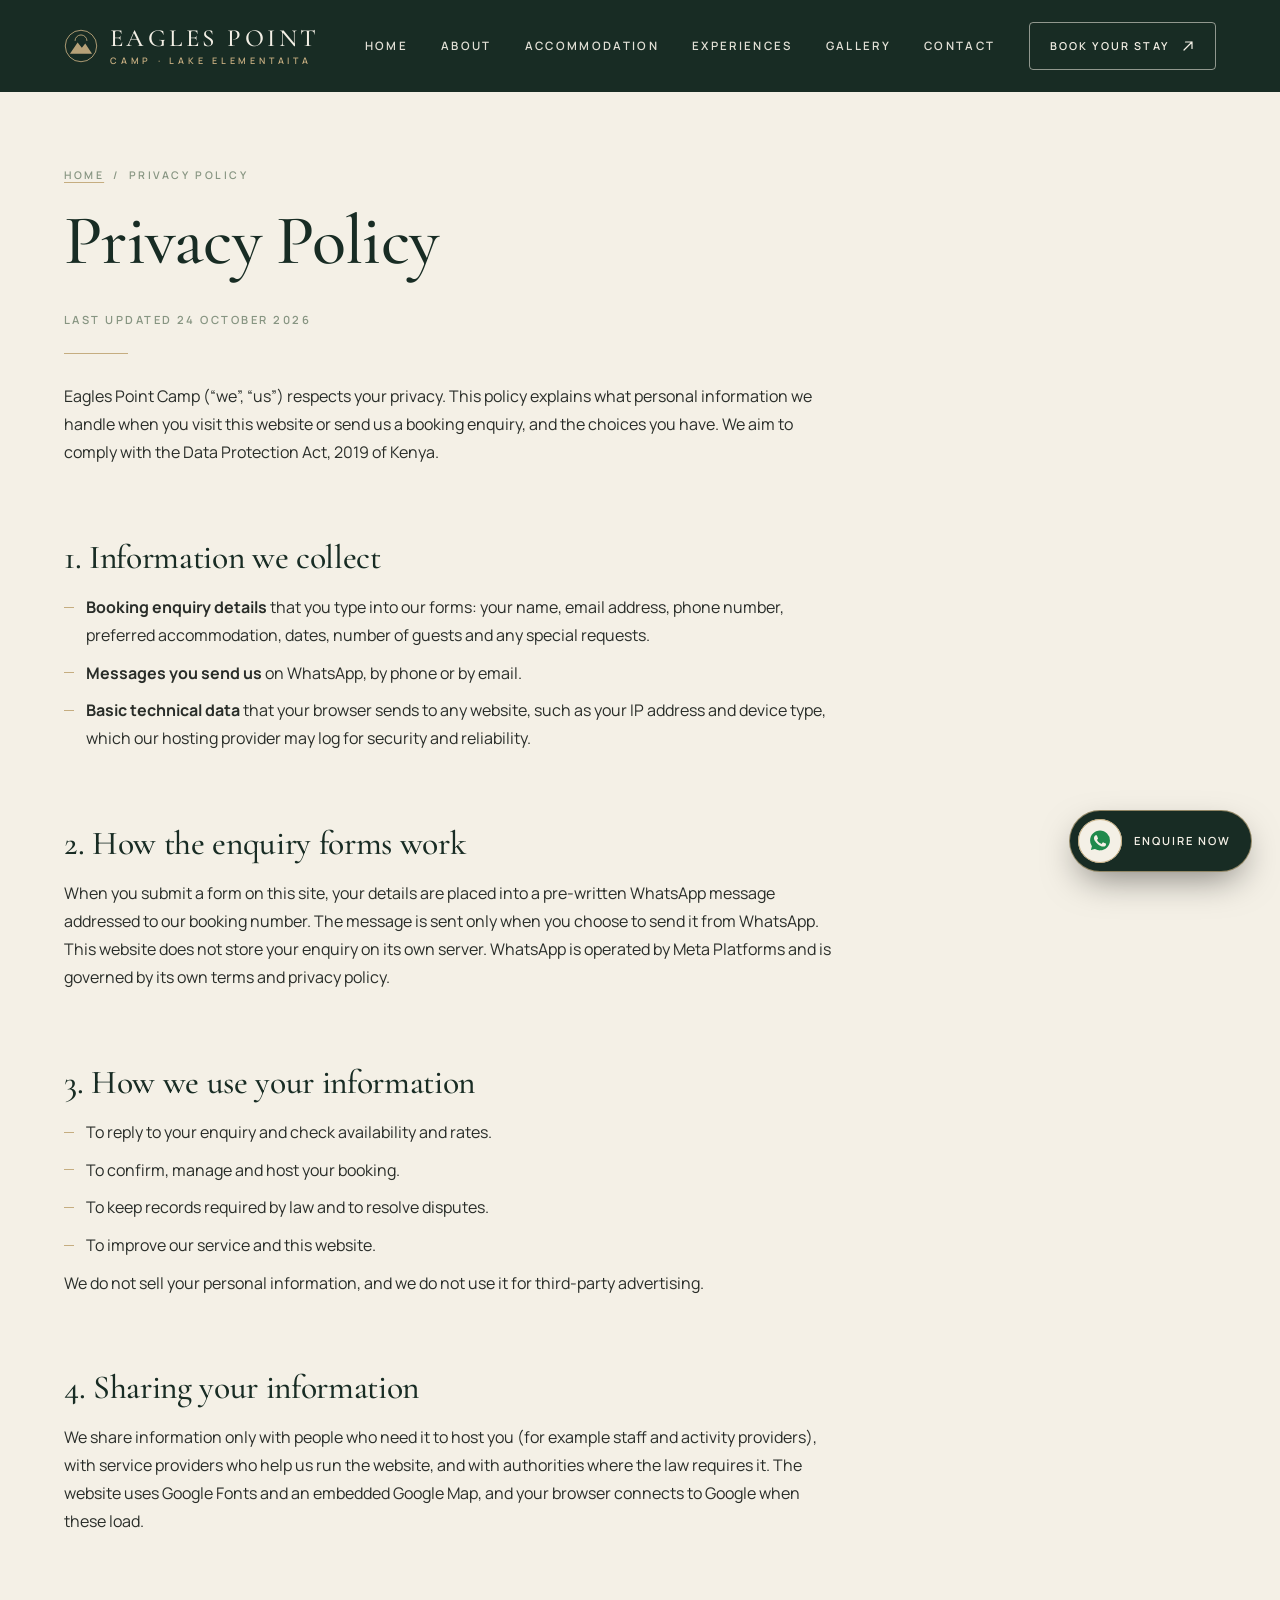
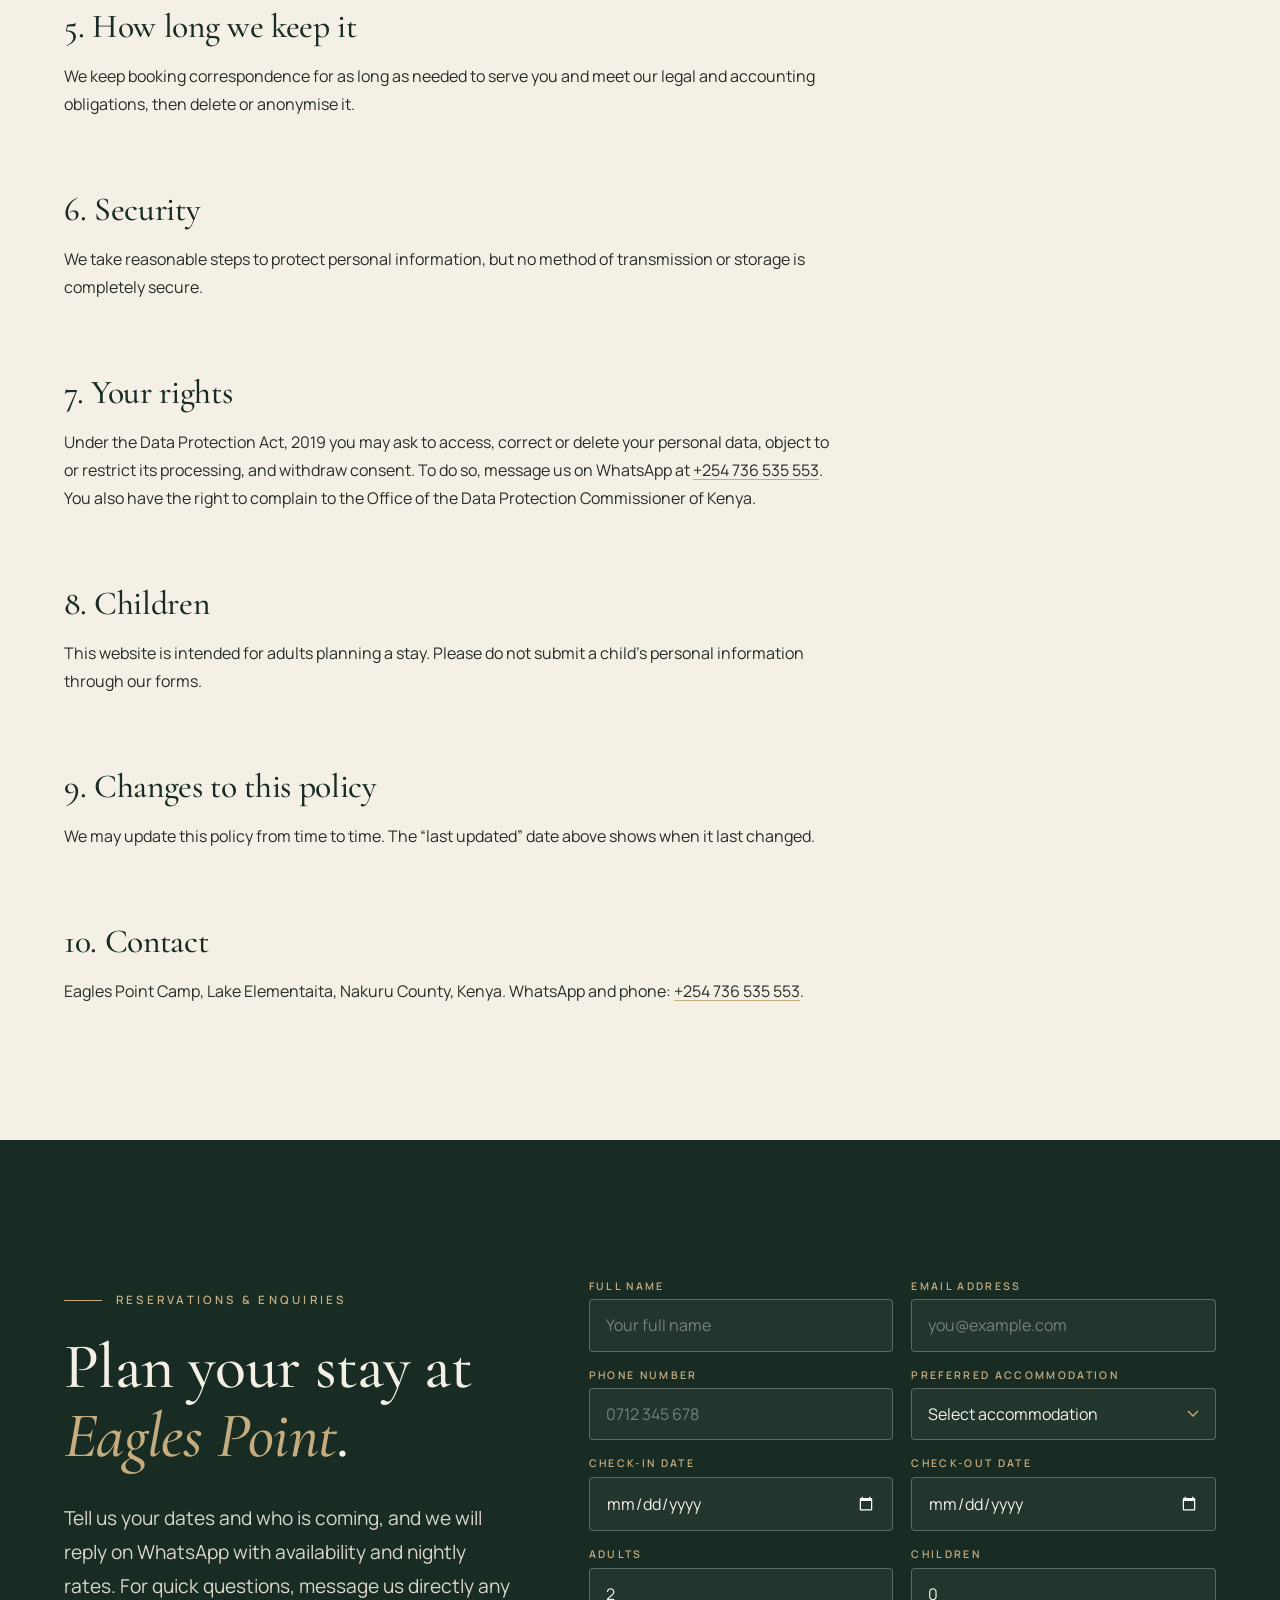
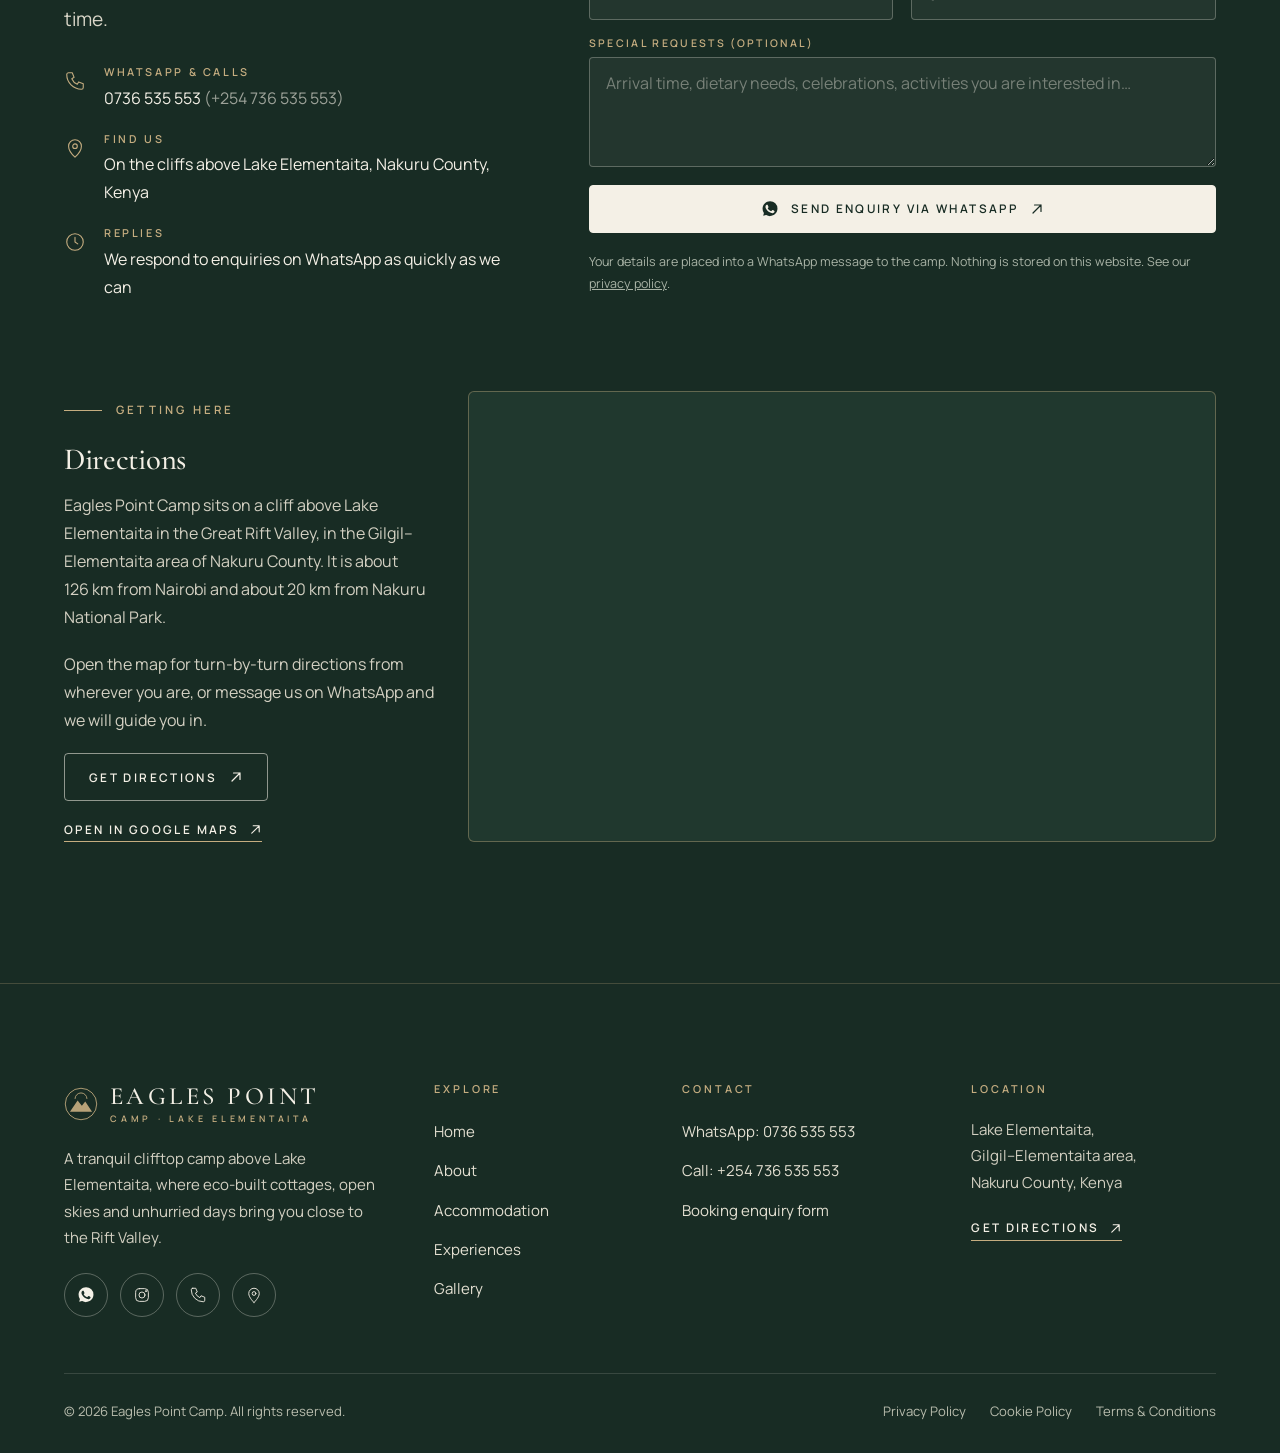
<file: privacy-policy.html>
<!doctype html>
<html lang="en">
<head>
<meta charset="utf-8">
<meta name="viewport" content="width=device-width,initial-scale=1,viewport-fit=cover">
<title>Privacy Policy | Eagles Point Camp</title>
<meta name="description" content="How Eagles Point Camp collects, uses and protects your personal information.">
<meta name="theme-color" content="#182C24">
<link rel="canonical" href="https://www.eaglespointcamp.co.ke/privacy-policy.html">
<link rel="icon" href="favicon.svg" type="image/svg+xml">
<meta property="og:type" content="website"><meta property="og:site_name" content="Eagles Point Camp">
<meta property="og:title" content="Privacy Policy | Eagles Point Camp"><meta property="og:description" content="How Eagles Point Camp collects, uses and protects your personal information.">
<meta property="og:url" content="https://www.eaglespointcamp.co.ke/privacy-policy.html"><meta property="og:image" content="https://www.eaglespointcamp.co.ke/images/og-image.jpg">
<meta name="twitter:card" content="summary_large_image">
<link rel="preconnect" href="https://fonts.googleapis.com"><link rel="preconnect" href="https://fonts.gstatic.com" crossorigin>
<link rel="stylesheet" href="https://fonts.googleapis.com/css2?family=Cormorant+Garamond:ital,wght@0,400;0,500;0,600;1,400;1,500&amp;family=Manrope:wght@400;500;600;700&amp;display=swap">
<link rel="stylesheet" href="css/style.css">
<script>document.documentElement.className+=' js'</script>
</head>
<body>
<a class="skip" href="#main">Skip to content</a>
<header class="site-header header-solid">
 <div class="bar">
  <a class="logo" href="index.html" aria-label="Eagles Point Camp, home"><svg viewBox="0 0 40 40" fill="none" aria-hidden="true"><circle cx="20" cy="20" r="18.5" stroke="currentColor" stroke-width="1"/><path d="M7 29l9-13 5 6 4-5 8 12z" fill="currentColor" opacity=".92"/><path d="M13 14a7 7 0 0114 0" stroke="currentColor" stroke-width="1"/></svg><span><b>Eagles Point</b><small>Camp · Lake Elementaita</small></span></a>
  <button class="burger" aria-expanded="false" aria-controls="site-nav" aria-label="Open menu"><span></span><span></span><span></span></button>
  <nav id="site-nav" class="nav" aria-label="Main"><a class="nl" href="index.html">Home</a><a class="nl" href="about.html">About</a><a class="nl" href="accommodation.html">Accommodation</a><a class="nl" href="experiences.html">Experiences</a><a class="nl" href="experiences.html#gallery">Gallery</a><a class="nl" href="#contact">Contact</a><a class="btn" href="#book">Book Your Stay <svg viewBox="0 0 14 14" fill="none" stroke="currentColor" stroke-width="1.2" stroke-linecap="round" stroke-linejoin="round" aria-hidden="true"><path d="M3 11L11 3M4.5 3H11v6.5"/></svg></a></nav>
 </div>
</header>
<main id="main" class="legal"><div class="container"><div class="wrap">
 <div class="crumbs" style="color:var(--sage)"><a href="index.html">Home</a> &nbsp;/&nbsp; Privacy Policy</div>
 <h1>Privacy Policy</h1><p class="updated">Last updated 24 October 2026</p><hr class="rule">

<p>Eagles Point Camp (“we”, “us”) respects your privacy. This policy explains what personal information we handle when you visit this website or send us a booking enquiry, and the choices you have. We aim to comply with the Data Protection Act, 2019 of Kenya.</p>
<h2>1. Information we collect</h2>
<ul><li><b>Booking enquiry details</b> that you type into our forms: your name, email address, phone number, preferred accommodation, dates, number of guests and any special requests.</li>
<li><b>Messages you send us</b> on WhatsApp, by phone or by email.</li>
<li><b>Basic technical data</b> that your browser sends to any website, such as your IP address and device type, which our hosting provider may log for security and reliability.</li></ul>
<h2>2. How the enquiry forms work</h2>
<p>When you submit a form on this site, your details are placed into a pre-written WhatsApp message addressed to our booking number. The message is sent only when you choose to send it from WhatsApp. This website does not store your enquiry on its own server. WhatsApp is operated by Meta Platforms and is governed by its own terms and privacy policy.</p>
<h2>3. How we use your information</h2>
<ul><li>To reply to your enquiry and check availability and rates.</li><li>To confirm, manage and host your booking.</li><li>To keep records required by law and to resolve disputes.</li><li>To improve our service and this website.</li></ul>
<p>We do not sell your personal information, and we do not use it for third-party advertising.</p>
<h2>4. Sharing your information</h2>
<p>We share information only with people who need it to host you (for example staff and activity providers), with service providers who help us run the website, and with authorities where the law requires it. The website uses Google Fonts and an embedded Google Map, and your browser connects to Google when these load.</p>
<h2>5. How long we keep it</h2>
<p>We keep booking correspondence for as long as needed to serve you and meet our legal and accounting obligations, then delete or anonymise it.</p>
<h2>6. Security</h2>
<p>We take reasonable steps to protect personal information, but no method of transmission or storage is completely secure.</p>
<h2>7. Your rights</h2>
<p>Under the Data Protection Act, 2019 you may ask to access, correct or delete your personal data, object to or restrict its processing, and withdraw consent. To do so, message us on WhatsApp at <a href="https://wa.me/254736535553">+254 736 535 553</a>. You also have the right to complain to the Office of the Data Protection Commissioner of Kenya.</p>
<h2>8. Children</h2>
<p>This website is intended for adults planning a stay. Please do not submit a child’s personal information through our forms.</p>
<h2>9. Changes to this policy</h2>
<p>We may update this policy from time to time. The “last updated” date above shows when it last changed.</p>
<h2>10. Contact</h2>
<p>Eagles Point Camp, Lake Elementaita, Nakuru County, Kenya. WhatsApp and phone: <a href="tel:+254736535553">+254 736 535 553</a>.</p>
</div></div></main>

<section class="section dark" id="contact" aria-labelledby="contact-h">
 <div class="container">
  <div class="contact-grid">
   <div class="rv">
    <span class="eyebrow">Reservations &amp; enquiries</span>
    <h2 id="contact-h">Plan your stay at <em class="gold-i">Eagles Point</em>.</h2>
    <p class="lead">Tell us your dates and who is coming, and we will reply on WhatsApp with availability and nightly rates. For quick questions, message us directly any time.</p>
    <ul class="info-list">
     <li><svg class="" viewBox="0 0 24 24" fill="none" stroke="currentColor" stroke-width="1.2" stroke-linecap="round" stroke-linejoin="round" aria-hidden="true"><path d="M5 3h4l2 5-2.5 1.5a11 11 0 006 6L16 13l5 2v4a2 2 0 01-2 2A16 16 0 013 5a2 2 0 012-2z"/></svg><div><b>WhatsApp &amp; calls</b><a href="https://wa.me/254736535553" target="_blank" rel="noopener">0736 535 553</a> <span style="opacity:.6">(+254 736 535 553)</span></div></li>
     <li><svg class="" viewBox="0 0 24 24" fill="none" stroke="currentColor" stroke-width="1.2" stroke-linecap="round" stroke-linejoin="round" aria-hidden="true"><path d="M12 22s7-6.5 7-12a7 7 0 10-14 0c0 5.5 7 12 7 12z"/><circle cx="12" cy="10" r="2.5"/></svg><div><b>Find us</b>On the cliffs above Lake Elementaita, Nakuru County, Kenya</div></li>
     <li><svg class="" viewBox="0 0 24 24" fill="none" stroke="currentColor" stroke-width="1.2" stroke-linecap="round" stroke-linejoin="round" aria-hidden="true"><circle cx="12" cy="12" r="9"/><path d="M12 7v5l3 2"/></svg><div><b>Replies</b>We respond to enquiries on WhatsApp as quickly as we can</div></li>
    </ul>
   </div>
   <div class="rv" style="--d:.12s" id="book"><form class="form" id="bookform" data-wa novalidate aria-label="Booking enquiry">
 <div class="fields two"><div class="field"><label for="f-name">Full name</label><input id="f-name" name="name" type="text" placeholder="Your full name" required autocomplete="name"><span class="err" role="alert"></span></div><div class="field"><label for="f-email">Email address</label><input id="f-email" name="email" type="email" placeholder="you@example.com" required autocomplete="email"><span class="err" role="alert"></span></div></div>
 <div class="fields two"><div class="field"><label for="f-phone">Phone number</label><input id="f-phone" name="phone" type="tel" placeholder="0712 345 678" required autocomplete="tel"><span class="err" role="alert"></span></div>
  <div class="field"><label for="f-room">Preferred accommodation</label><select id="f-room" name="room" required><option value="">Select accommodation</option><option value="Mukeo Cottage">Mukeo Cottage</option><option value="Muthiga Cottage">Muthiga Cottage</option><option value="Mutamaiywa Cottage">Mutamaiywa Cottage</option><option value="Tarakwa Cottage">Tarakwa Cottage</option><option value="Euphorbia Cottage">Euphorbia Cottage</option><option value="Kipsitet Cottage">Kipsitet Cottage</option><option value="Mukinduri Cottage">Mukinduri Cottage</option><option value="Camping">Camping</option><option value="Not sure yet, please advise">Not sure yet, please advise</option></select><span class="err" role="alert"></span></div></div>
 <div class="fields two"><div class="field"><label for="f-in">Check-in date</label><input id="f-in" name="checkin" type="date" placeholder="" required><span class="err" role="alert"></span></div><div class="field"><label for="f-out">Check-out date</label><input id="f-out" name="checkout" type="date" placeholder="" required><span class="err" role="alert"></span></div></div>
 <div class="fields two"><div class="field"><label for="f-ad">Adults</label><input id="f-ad" name="adults" type="number" placeholder="2" required min="1" max="40" value="2" inputmode="numeric"><span class="err" role="alert"></span></div><div class="field"><label for="f-ch">Children</label><input id="f-ch" name="children" type="number" placeholder="0" min="0" max="40" value="0" inputmode="numeric"><span class="err" role="alert"></span></div></div>
 <div class="field"><label for="f-msg">Special requests (optional)</label><textarea id="f-msg" name="message" placeholder="Arrival time, dietary needs, celebrations, activities you are interested in…"></textarea><span class="err" role="alert"></span></div>
 <button class="btn btn--fill btn--block" type="submit"><svg class="wa" viewBox="0 0 24 24" fill="currentColor" aria-hidden="true"><path d="M17.47 14.38c-.3-.15-1.76-.87-2.03-.97-.27-.1-.47-.15-.67.15-.2.3-.77.97-.94 1.17-.17.2-.35.22-.65.07-.3-.15-1.26-.46-2.4-1.48-.89-.79-1.49-1.77-1.66-2.07-.17-.3-.02-.46.13-.61.13-.13.3-.35.45-.52.15-.17.2-.3.3-.5.1-.2.05-.37-.02-.52-.07-.15-.67-1.62-.92-2.22-.24-.58-.49-.5-.67-.51h-.57c-.2 0-.52.07-.8.37-.27.3-1.04 1.02-1.04 2.48 0 1.46 1.07 2.88 1.21 3.08.15.2 2.1 3.2 5.08 4.49.71.31 1.26.49 1.69.63.71.23 1.36.2 1.87.12.57-.09 1.76-.72 2.01-1.41.25-.69.25-1.29.17-1.41-.07-.12-.27-.2-.57-.35zM12.05 21.5h-.01a9.9 9.9 0 01-5.03-1.38l-.36-.21-3.74.98 1-3.65-.24-.37A9.86 9.86 0 012.1 11.4C2.1 5.93 6.58 1.5 12.05 1.5c2.65 0 5.14 1.03 7.01 2.9a9.82 9.82 0 012.9 7c0 5.47-4.46 9.9-9.91 9.9z"/></svg> Send Enquiry via WhatsApp <svg viewBox="0 0 14 14" fill="none" stroke="currentColor" stroke-width="1.2" stroke-linecap="round" stroke-linejoin="round" aria-hidden="true"><path d="M3 11L11 3M4.5 3H11v6.5"/></svg></button>
 <p class="hint">Your details are placed into a WhatsApp message to the camp. Nothing is stored on this website. See our <a href="privacy-policy.html" style="text-decoration:underline">privacy policy</a>.</p>
 <div class="form-status" role="status" aria-live="polite"></div>
</form></div>
  </div>
  <div class="map-wrap">
   <div class="rv">
    <span class="eyebrow">Getting here</span>
    <h3>Directions</h3>
    <p style="color:#d3d0c2">Eagles Point Camp sits on a cliff above Lake Elementaita in the Great Rift Valley, in the Gilgil–Elementaita area of Nakuru County. It is about 126&nbsp;km from Nairobi and about 20&nbsp;km from Nakuru National Park.</p>
    <p style="color:#d3d0c2">Open the map for turn-by-turn directions from wherever you are, or message us on WhatsApp and we will guide you in.</p>
    <div class="btns"><a class="btn" href="https://www.google.com/maps/dir/?api=1&amp;destination=Eagles+Point+Camp,+Lake+Elementaita,+Nakuru,+Kenya" target="_blank" rel="noopener">Get Directions <svg viewBox="0 0 14 14" fill="none" stroke="currentColor" stroke-width="1.2" stroke-linecap="round" stroke-linejoin="round" aria-hidden="true"><path d="M3 11L11 3M4.5 3H11v6.5"/></svg></a><a class="link" href="https://www.google.com/maps/search/?api=1&amp;query=Eagles+Point+Camp,+Lake+Elementaita,+Nakuru,+Kenya" target="_blank" rel="noopener">Open in Google Maps <svg viewBox="0 0 14 14" fill="none" stroke="currentColor" stroke-width="1.2" stroke-linecap="round" stroke-linejoin="round" aria-hidden="true"><path d="M3 11L11 3M4.5 3H11v6.5"/></svg></a></div>
   </div>
   <div class="frame rv" style="--d:.1s"><iframe title="Map showing Eagles Point Camp near Lake Elementaita" src="https://www.google.com/maps?q=Eagles+Point+Camp,+Lake+Elementaita,+Nakuru,+Kenya&amp;output=embed" loading="lazy" referrerpolicy="no-referrer-when-downgrade" allowfullscreen></iframe></div>
  </div>
 </div>
</section>
<footer class="site-footer">
 <div class="container">
  <div class="f-grid">
   <div>
    <a class="logo" href="index.html"><svg viewBox="0 0 40 40" fill="none" aria-hidden="true"><circle cx="20" cy="20" r="18.5" stroke="currentColor" stroke-width="1"/><path d="M7 29l9-13 5 6 4-5 8 12z" fill="currentColor" opacity=".92"/><path d="M13 14a7 7 0 0114 0" stroke="currentColor" stroke-width="1"/></svg><span><b>Eagles Point</b><small>Camp · Lake Elementaita</small></span></a>
    <p>A tranquil clifftop camp above Lake Elementaita, where eco-built cottages, open skies and unhurried days bring you close to the Rift Valley.</p>
    <div class="socials">
     <a href="https://wa.me/254736535553" target="_blank" rel="noopener" aria-label="Chat with us on WhatsApp"><svg class="wa" viewBox="0 0 24 24" fill="currentColor" aria-hidden="true"><path d="M17.47 14.38c-.3-.15-1.76-.87-2.03-.97-.27-.1-.47-.15-.67.15-.2.3-.77.97-.94 1.17-.17.2-.35.22-.65.07-.3-.15-1.26-.46-2.4-1.48-.89-.79-1.49-1.77-1.66-2.07-.17-.3-.02-.46.13-.61.13-.13.3-.35.45-.52.15-.17.2-.3.3-.5.1-.2.05-.37-.02-.52-.07-.15-.67-1.62-.92-2.22-.24-.58-.49-.5-.67-.51h-.57c-.2 0-.52.07-.8.37-.27.3-1.04 1.02-1.04 2.48 0 1.46 1.07 2.88 1.21 3.08.15.2 2.1 3.2 5.08 4.49.71.31 1.26.49 1.69.63.71.23 1.36.2 1.87.12.57-.09 1.76-.72 2.01-1.41.25-.69.25-1.29.17-1.41-.07-.12-.27-.2-.57-.35zM12.05 21.5h-.01a9.9 9.9 0 01-5.03-1.38l-.36-.21-3.74.98 1-3.65-.24-.37A9.86 9.86 0 012.1 11.4C2.1 5.93 6.58 1.5 12.05 1.5c2.65 0 5.14 1.03 7.01 2.9a9.82 9.82 0 012.9 7c0 5.47-4.46 9.9-9.91 9.9z"/></svg></a>
     <a href="https://www.instagram.com/eaglespointcamp" target="_blank" rel="noopener" aria-label="Instagram"><svg viewBox="0 0 24 24" fill="none" stroke="currentColor" stroke-width="1.2" stroke-linecap="round" stroke-linejoin="round" aria-hidden="true"><rect x="3.5" y="3.5" width="17" height="17" rx="5"/><circle cx="12" cy="12" r="4"/><circle cx="17.2" cy="6.8" r=".6" fill="currentColor"/></svg></a>
     <a href="tel:+254736535553" aria-label="Call Eagles Point Camp"><svg class="" viewBox="0 0 24 24" fill="none" stroke="currentColor" stroke-width="1.2" stroke-linecap="round" stroke-linejoin="round" aria-hidden="true"><path d="M5 3h4l2 5-2.5 1.5a11 11 0 006 6L16 13l5 2v4a2 2 0 01-2 2A16 16 0 013 5a2 2 0 012-2z"/></svg></a>
     <a href="https://www.google.com/maps/search/?api=1&amp;query=Eagles+Point+Camp,+Lake+Elementaita,+Nakuru,+Kenya" target="_blank" rel="noopener" aria-label="Find us on Google Maps"><svg class="" viewBox="0 0 24 24" fill="none" stroke="currentColor" stroke-width="1.2" stroke-linecap="round" stroke-linejoin="round" aria-hidden="true"><path d="M12 22s7-6.5 7-12a7 7 0 10-14 0c0 5.5 7 12 7 12z"/><circle cx="12" cy="10" r="2.5"/></svg></a>
    </div>
   </div>
   <div><h4>Explore</h4><ul class="f-links"><li><a href="index.html">Home</a></li><li><a href="about.html">About</a></li><li><a href="accommodation.html">Accommodation</a></li><li><a href="experiences.html">Experiences</a></li><li><a href="experiences.html#gallery">Gallery</a></li></ul></div>
   <div><h4>Contact</h4><ul class="f-links"><li><a href="https://wa.me/254736535553" target="_blank" rel="noopener">WhatsApp: 0736 535 553</a></li><li><a href="tel:+254736535553">Call: +254 736 535 553</a></li><li><a href="#book">Booking enquiry form</a></li></ul></div>
   <div><h4>Location</h4><p>Lake Elementaita,<br>Gilgil–Elementaita area,<br>Nakuru County, Kenya</p><p style="margin-top:10px"><a class="link" style="color:var(--ivory)" href="https://www.google.com/maps/dir/?api=1&amp;destination=Eagles+Point+Camp,+Lake+Elementaita,+Nakuru,+Kenya" target="_blank" rel="noopener">Get directions <svg viewBox="0 0 14 14" fill="none" stroke="currentColor" stroke-width="1.2" stroke-linecap="round" stroke-linejoin="round" aria-hidden="true"><path d="M3 11L11 3M4.5 3H11v6.5"/></svg></a></p></div>
  </div>
  <div class="f-bottom">
   <span>© <span data-year>2026</span> Eagles Point Camp. All rights reserved.</span>
   <nav aria-label="Legal"><a href="privacy-policy.html">Privacy Policy</a><a href="cookie-policy.html">Cookie Policy</a><a href="terms-and-conditions.html">Terms &amp; Conditions</a></nav>
  </div>
 </div>
</footer>
<a class="fab" href="https://wa.me/254736535553?text=Hello%20Eagles%20Point%20Camp%2C%20I%20would%20like%20to%20enquire%20about%20rooms%20and%20rates." target="_blank" rel="noopener" aria-label="Enquire now on WhatsApp"><i><svg class="wa" viewBox="0 0 24 24" fill="currentColor" aria-hidden="true"><path d="M17.47 14.38c-.3-.15-1.76-.87-2.03-.97-.27-.1-.47-.15-.67.15-.2.3-.77.97-.94 1.17-.17.2-.35.22-.65.07-.3-.15-1.26-.46-2.4-1.48-.89-.79-1.49-1.77-1.66-2.07-.17-.3-.02-.46.13-.61.13-.13.3-.35.45-.52.15-.17.2-.3.3-.5.1-.2.05-.37-.02-.52-.07-.15-.67-1.62-.92-2.22-.24-.58-.49-.5-.67-.51h-.57c-.2 0-.52.07-.8.37-.27.3-1.04 1.02-1.04 2.48 0 1.46 1.07 2.88 1.21 3.08.15.2 2.1 3.2 5.08 4.49.71.31 1.26.49 1.69.63.71.23 1.36.2 1.87.12.57-.09 1.76-.72 2.01-1.41.25-.69.25-1.29.17-1.41-.07-.12-.27-.2-.57-.35zM12.05 21.5h-.01a9.9 9.9 0 01-5.03-1.38l-.36-.21-3.74.98 1-3.65-.24-.37A9.86 9.86 0 012.1 11.4C2.1 5.93 6.58 1.5 12.05 1.5c2.65 0 5.14 1.03 7.01 2.9a9.82 9.82 0 012.9 7c0 5.47-4.46 9.9-9.91 9.9z"/></svg></i><span>Enquire Now</span></a>
<div class="cookie" role="dialog" aria-label="Cookie notice" aria-live="polite">
 <p>We use only the essentials to run this site, plus Google Fonts and Google Maps. Read our <a href="cookie-policy.html">Cookie Policy</a> and <a href="privacy-policy.html">Privacy Policy</a>.</p>
 <div class="btns"><button class="btn btn--dark" data-cookie="accepted" type="button">Accept</button><button class="btn btn--dark" data-cookie="essential" type="button">Essential only</button></div>
</div>
<script src="js/main.js" defer></script>
</body>
</html>
</file>
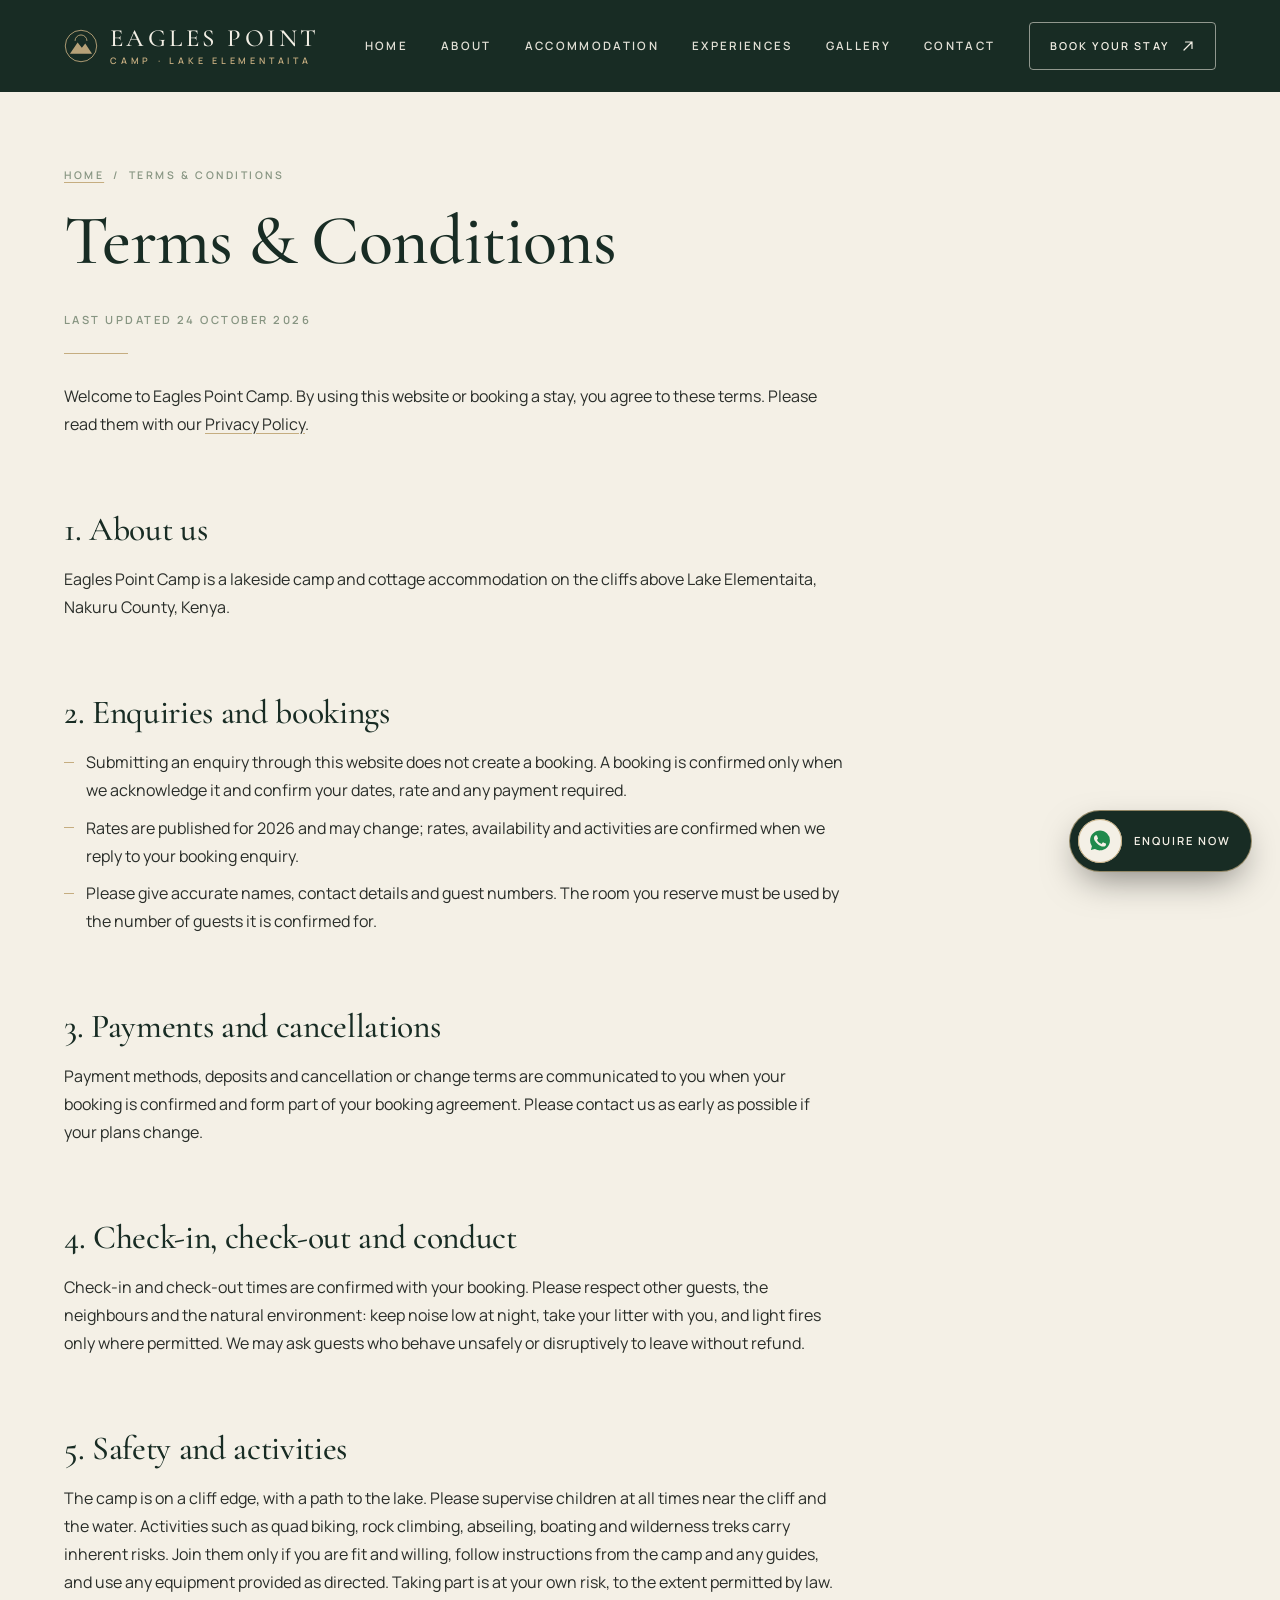
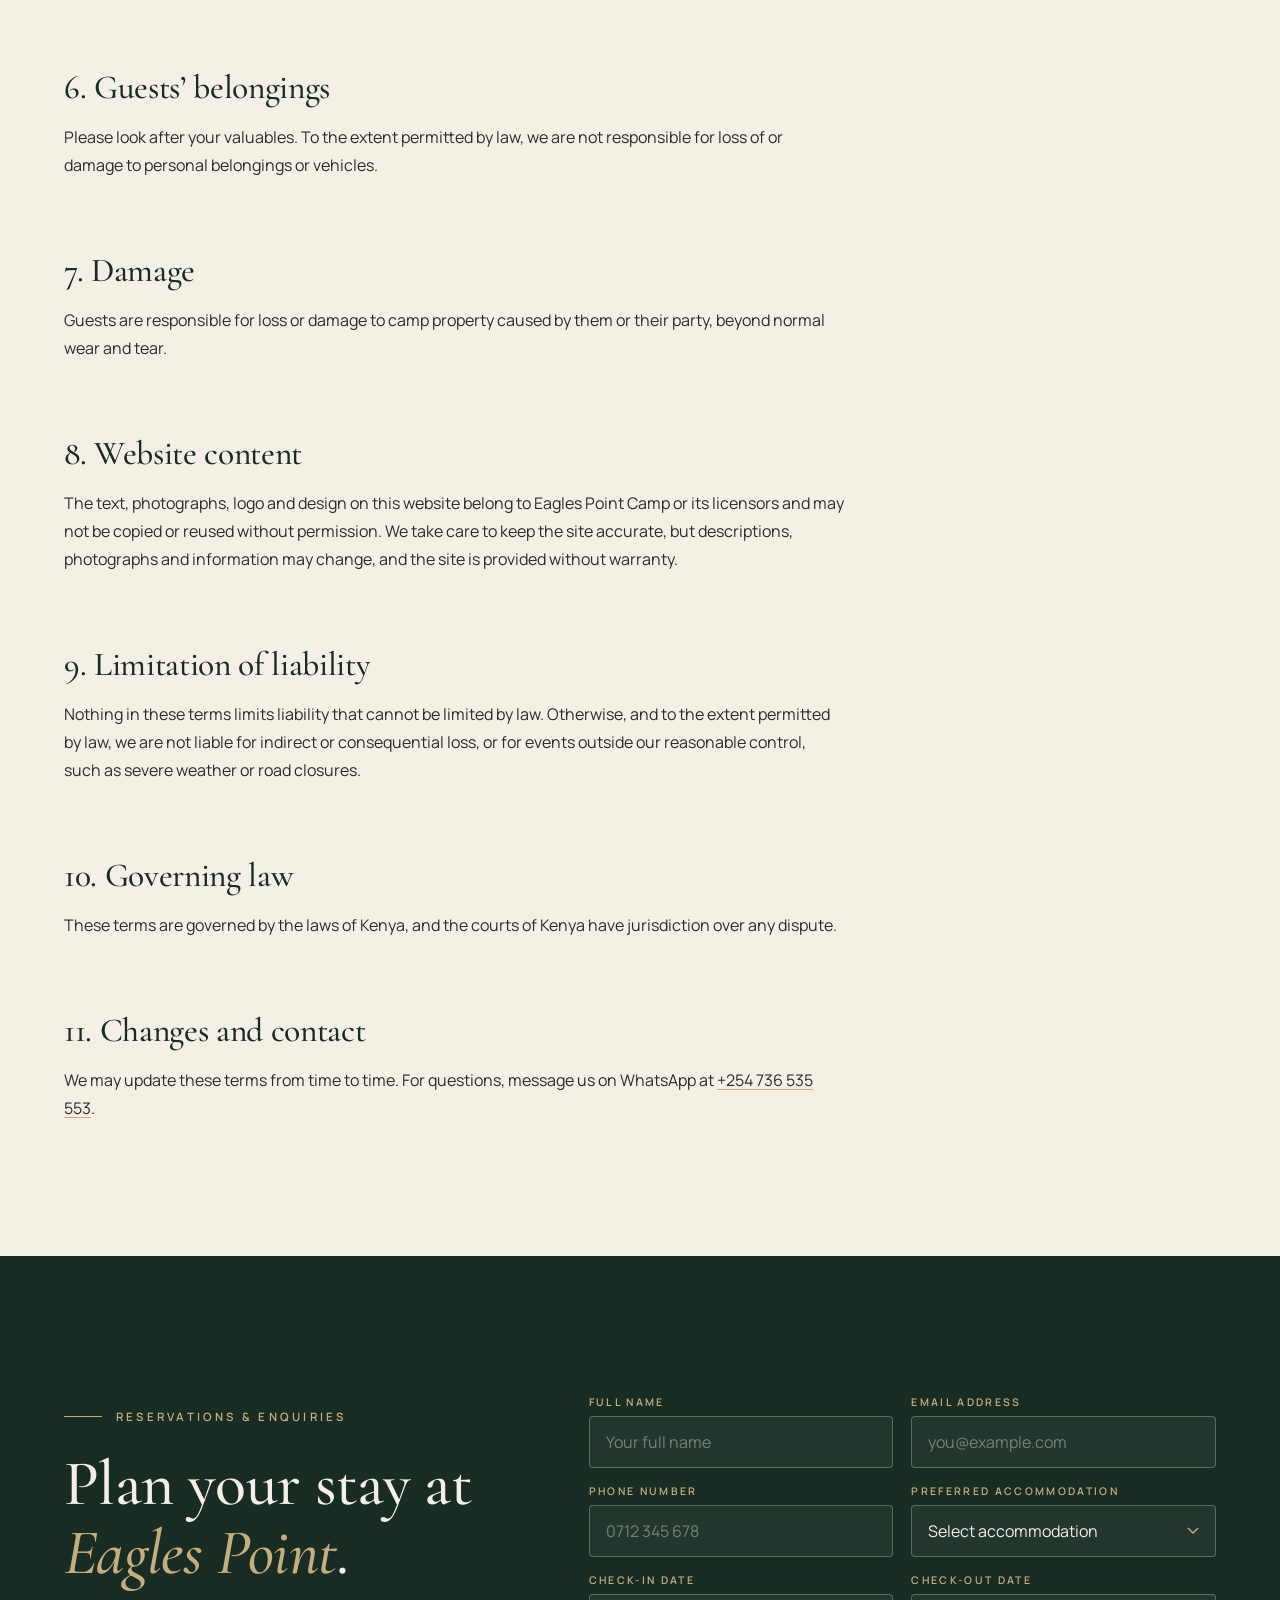
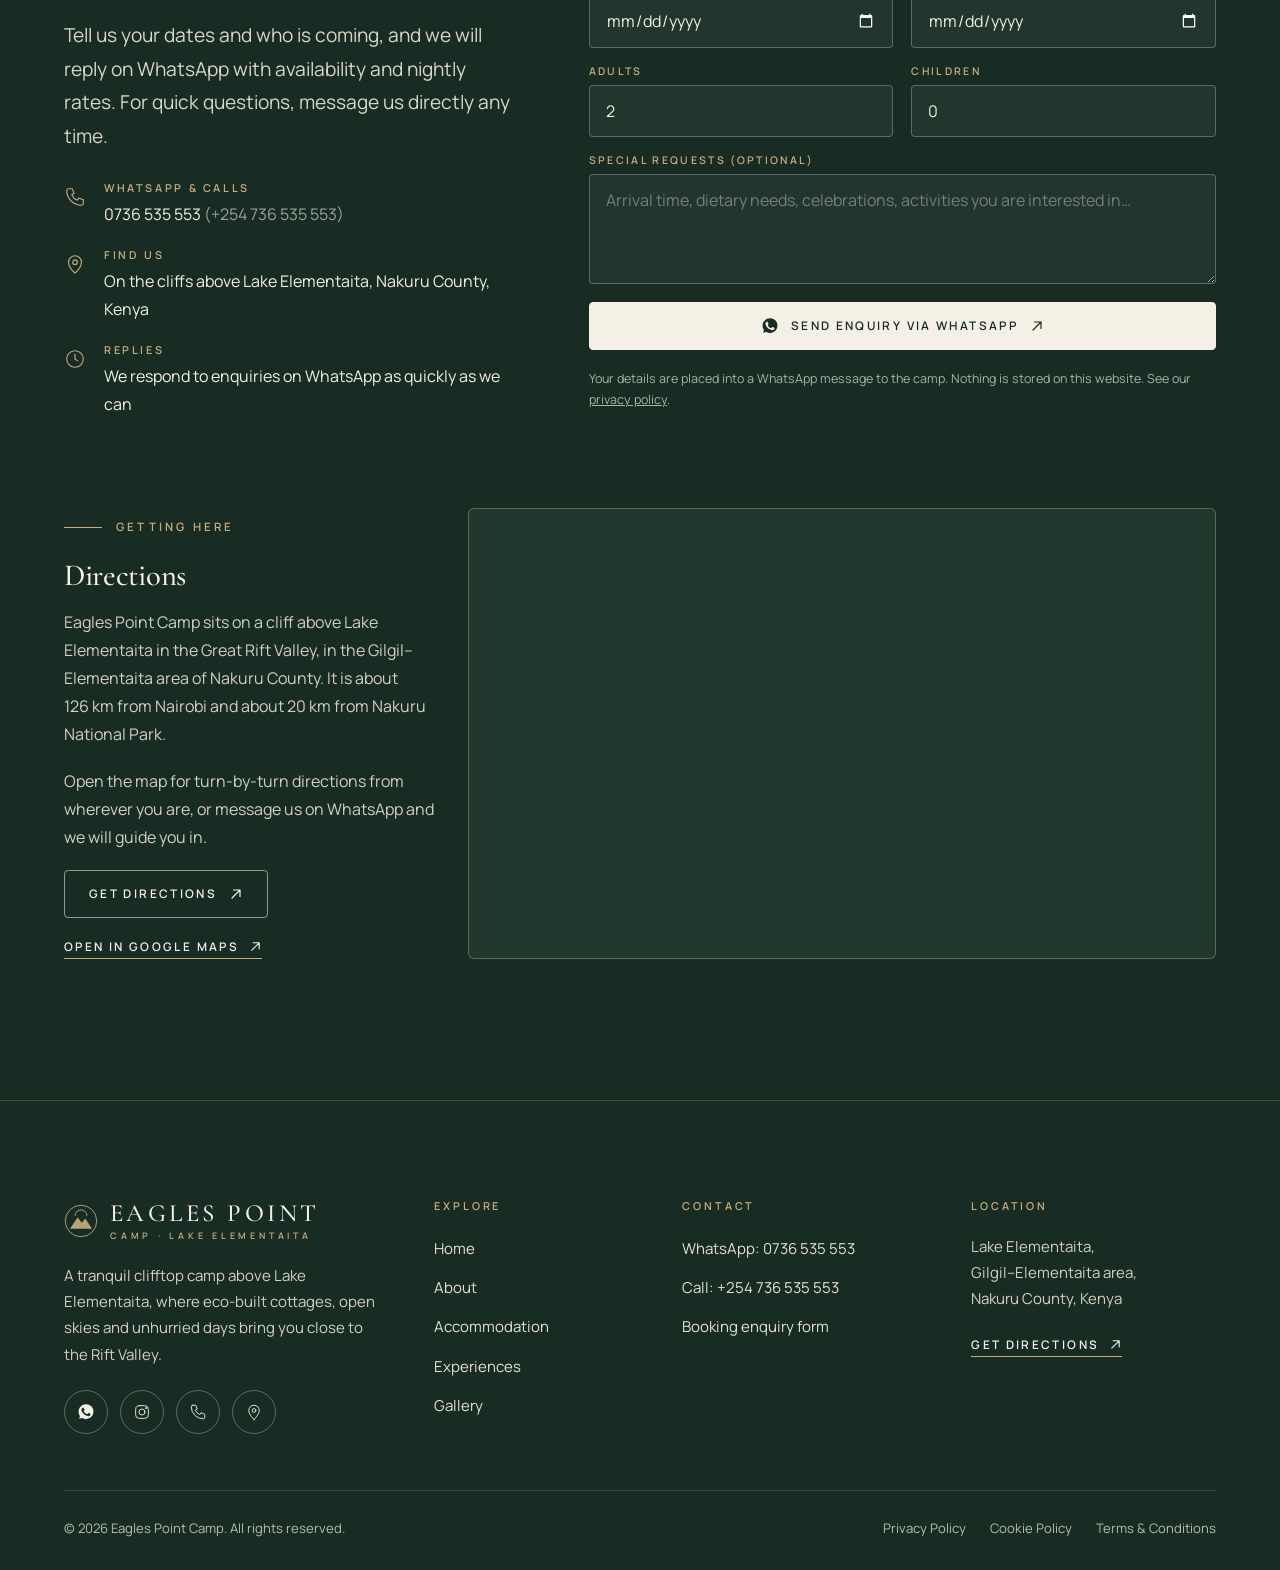
<file: terms-and-conditions.html>
<!doctype html>
<html lang="en">
<head>
<meta charset="utf-8">
<meta name="viewport" content="width=device-width,initial-scale=1,viewport-fit=cover">
<title>Terms &amp; Conditions | Eagles Point Camp</title>
<meta name="description" content="Terms for using the Eagles Point Camp website and making a booking.">
<meta name="theme-color" content="#182C24">
<link rel="canonical" href="https://www.eaglespointcamp.co.ke/terms-and-conditions.html">
<link rel="icon" href="favicon.svg" type="image/svg+xml">
<meta property="og:type" content="website"><meta property="og:site_name" content="Eagles Point Camp">
<meta property="og:title" content="Terms &amp; Conditions | Eagles Point Camp"><meta property="og:description" content="Terms for using the Eagles Point Camp website and making a booking.">
<meta property="og:url" content="https://www.eaglespointcamp.co.ke/terms-and-conditions.html"><meta property="og:image" content="https://www.eaglespointcamp.co.ke/images/og-image.jpg">
<meta name="twitter:card" content="summary_large_image">
<link rel="preconnect" href="https://fonts.googleapis.com"><link rel="preconnect" href="https://fonts.gstatic.com" crossorigin>
<link rel="stylesheet" href="https://fonts.googleapis.com/css2?family=Cormorant+Garamond:ital,wght@0,400;0,500;0,600;1,400;1,500&amp;family=Manrope:wght@400;500;600;700&amp;display=swap">
<link rel="stylesheet" href="css/style.css">
<script>document.documentElement.className+=' js'</script>
</head>
<body>
<a class="skip" href="#main">Skip to content</a>
<header class="site-header header-solid">
 <div class="bar">
  <a class="logo" href="index.html" aria-label="Eagles Point Camp, home"><svg viewBox="0 0 40 40" fill="none" aria-hidden="true"><circle cx="20" cy="20" r="18.5" stroke="currentColor" stroke-width="1"/><path d="M7 29l9-13 5 6 4-5 8 12z" fill="currentColor" opacity=".92"/><path d="M13 14a7 7 0 0114 0" stroke="currentColor" stroke-width="1"/></svg><span><b>Eagles Point</b><small>Camp · Lake Elementaita</small></span></a>
  <button class="burger" aria-expanded="false" aria-controls="site-nav" aria-label="Open menu"><span></span><span></span><span></span></button>
  <nav id="site-nav" class="nav" aria-label="Main"><a class="nl" href="index.html">Home</a><a class="nl" href="about.html">About</a><a class="nl" href="accommodation.html">Accommodation</a><a class="nl" href="experiences.html">Experiences</a><a class="nl" href="experiences.html#gallery">Gallery</a><a class="nl" href="#contact">Contact</a><a class="btn" href="#book">Book Your Stay <svg viewBox="0 0 14 14" fill="none" stroke="currentColor" stroke-width="1.2" stroke-linecap="round" stroke-linejoin="round" aria-hidden="true"><path d="M3 11L11 3M4.5 3H11v6.5"/></svg></a></nav>
 </div>
</header>
<main id="main" class="legal"><div class="container"><div class="wrap">
 <div class="crumbs" style="color:var(--sage)"><a href="index.html">Home</a> &nbsp;/&nbsp; Terms &amp; Conditions</div>
 <h1>Terms &amp; Conditions</h1><p class="updated">Last updated 24 October 2026</p><hr class="rule">

<p>Welcome to Eagles Point Camp. By using this website or booking a stay, you agree to these terms. Please read them with our <a href="privacy-policy.html">Privacy Policy</a>.</p>
<h2>1. About us</h2>
<p>Eagles Point Camp is a lakeside camp and cottage accommodation on the cliffs above Lake Elementaita, Nakuru County, Kenya.</p>
<h2>2. Enquiries and bookings</h2>
<ul><li>Submitting an enquiry through this website does not create a booking. A booking is confirmed only when we acknowledge it and confirm your dates, rate and any payment required.</li>
<li>Rates are published for 2026 and may change; rates, availability and activities are confirmed when we reply to your booking enquiry.</li>
<li>Please give accurate names, contact details and guest numbers. The room you reserve must be used by the number of guests it is confirmed for.</li></ul>
<h2>3. Payments and cancellations</h2>
<p>Payment methods, deposits and cancellation or change terms are communicated to you when your booking is confirmed and form part of your booking agreement. Please contact us as early as possible if your plans change.</p>
<h2>4. Check-in, check-out and conduct</h2>
<p>Check-in and check-out times are confirmed with your booking. Please respect other guests, the neighbours and the natural environment: keep noise low at night, take your litter with you, and light fires only where permitted. We may ask guests who behave unsafely or disruptively to leave without refund.</p>
<h2>5. Safety and activities</h2>
<p>The camp is on a cliff edge, with a path to the lake. Please supervise children at all times near the cliff and the water. Activities such as quad biking, rock climbing, abseiling, boating and wilderness treks carry inherent risks. Join them only if you are fit and willing, follow instructions from the camp and any guides, and use any equipment provided as directed. Taking part is at your own risk, to the extent permitted by law.</p>
<h2>6. Guests’ belongings</h2>
<p>Please look after your valuables. To the extent permitted by law, we are not responsible for loss of or damage to personal belongings or vehicles.</p>
<h2>7. Damage</h2>
<p>Guests are responsible for loss or damage to camp property caused by them or their party, beyond normal wear and tear.</p>
<h2>8. Website content</h2>
<p>The text, photographs, logo and design on this website belong to Eagles Point Camp or its licensors and may not be copied or reused without permission. We take care to keep the site accurate, but descriptions, photographs and information may change, and the site is provided without warranty.</p>
<h2>9. Limitation of liability</h2>
<p>Nothing in these terms limits liability that cannot be limited by law. Otherwise, and to the extent permitted by law, we are not liable for indirect or consequential loss, or for events outside our reasonable control, such as severe weather or road closures.</p>
<h2>10. Governing law</h2>
<p>These terms are governed by the laws of Kenya, and the courts of Kenya have jurisdiction over any dispute.</p>
<h2>11. Changes and contact</h2>
<p>We may update these terms from time to time. For questions, message us on WhatsApp at <a href="https://wa.me/254736535553">+254 736 535 553</a>.</p>
</div></div></main>

<section class="section dark" id="contact" aria-labelledby="contact-h">
 <div class="container">
  <div class="contact-grid">
   <div class="rv">
    <span class="eyebrow">Reservations &amp; enquiries</span>
    <h2 id="contact-h">Plan your stay at <em class="gold-i">Eagles Point</em>.</h2>
    <p class="lead">Tell us your dates and who is coming, and we will reply on WhatsApp with availability and nightly rates. For quick questions, message us directly any time.</p>
    <ul class="info-list">
     <li><svg class="" viewBox="0 0 24 24" fill="none" stroke="currentColor" stroke-width="1.2" stroke-linecap="round" stroke-linejoin="round" aria-hidden="true"><path d="M5 3h4l2 5-2.5 1.5a11 11 0 006 6L16 13l5 2v4a2 2 0 01-2 2A16 16 0 013 5a2 2 0 012-2z"/></svg><div><b>WhatsApp &amp; calls</b><a href="https://wa.me/254736535553" target="_blank" rel="noopener">0736 535 553</a> <span style="opacity:.6">(+254 736 535 553)</span></div></li>
     <li><svg class="" viewBox="0 0 24 24" fill="none" stroke="currentColor" stroke-width="1.2" stroke-linecap="round" stroke-linejoin="round" aria-hidden="true"><path d="M12 22s7-6.5 7-12a7 7 0 10-14 0c0 5.5 7 12 7 12z"/><circle cx="12" cy="10" r="2.5"/></svg><div><b>Find us</b>On the cliffs above Lake Elementaita, Nakuru County, Kenya</div></li>
     <li><svg class="" viewBox="0 0 24 24" fill="none" stroke="currentColor" stroke-width="1.2" stroke-linecap="round" stroke-linejoin="round" aria-hidden="true"><circle cx="12" cy="12" r="9"/><path d="M12 7v5l3 2"/></svg><div><b>Replies</b>We respond to enquiries on WhatsApp as quickly as we can</div></li>
    </ul>
   </div>
   <div class="rv" style="--d:.12s" id="book"><form class="form" id="bookform" data-wa novalidate aria-label="Booking enquiry">
 <div class="fields two"><div class="field"><label for="f-name">Full name</label><input id="f-name" name="name" type="text" placeholder="Your full name" required autocomplete="name"><span class="err" role="alert"></span></div><div class="field"><label for="f-email">Email address</label><input id="f-email" name="email" type="email" placeholder="you@example.com" required autocomplete="email"><span class="err" role="alert"></span></div></div>
 <div class="fields two"><div class="field"><label for="f-phone">Phone number</label><input id="f-phone" name="phone" type="tel" placeholder="0712 345 678" required autocomplete="tel"><span class="err" role="alert"></span></div>
  <div class="field"><label for="f-room">Preferred accommodation</label><select id="f-room" name="room" required><option value="">Select accommodation</option><option value="Mukeo Cottage">Mukeo Cottage</option><option value="Muthiga Cottage">Muthiga Cottage</option><option value="Mutamaiywa Cottage">Mutamaiywa Cottage</option><option value="Tarakwa Cottage">Tarakwa Cottage</option><option value="Euphorbia Cottage">Euphorbia Cottage</option><option value="Kipsitet Cottage">Kipsitet Cottage</option><option value="Mukinduri Cottage">Mukinduri Cottage</option><option value="Camping">Camping</option><option value="Not sure yet, please advise">Not sure yet, please advise</option></select><span class="err" role="alert"></span></div></div>
 <div class="fields two"><div class="field"><label for="f-in">Check-in date</label><input id="f-in" name="checkin" type="date" placeholder="" required><span class="err" role="alert"></span></div><div class="field"><label for="f-out">Check-out date</label><input id="f-out" name="checkout" type="date" placeholder="" required><span class="err" role="alert"></span></div></div>
 <div class="fields two"><div class="field"><label for="f-ad">Adults</label><input id="f-ad" name="adults" type="number" placeholder="2" required min="1" max="40" value="2" inputmode="numeric"><span class="err" role="alert"></span></div><div class="field"><label for="f-ch">Children</label><input id="f-ch" name="children" type="number" placeholder="0" min="0" max="40" value="0" inputmode="numeric"><span class="err" role="alert"></span></div></div>
 <div class="field"><label for="f-msg">Special requests (optional)</label><textarea id="f-msg" name="message" placeholder="Arrival time, dietary needs, celebrations, activities you are interested in…"></textarea><span class="err" role="alert"></span></div>
 <button class="btn btn--fill btn--block" type="submit"><svg class="wa" viewBox="0 0 24 24" fill="currentColor" aria-hidden="true"><path d="M17.47 14.38c-.3-.15-1.76-.87-2.03-.97-.27-.1-.47-.15-.67.15-.2.3-.77.97-.94 1.17-.17.2-.35.22-.65.07-.3-.15-1.26-.46-2.4-1.48-.89-.79-1.49-1.77-1.66-2.07-.17-.3-.02-.46.13-.61.13-.13.3-.35.45-.52.15-.17.2-.3.3-.5.1-.2.05-.37-.02-.52-.07-.15-.67-1.62-.92-2.22-.24-.58-.49-.5-.67-.51h-.57c-.2 0-.52.07-.8.37-.27.3-1.04 1.02-1.04 2.48 0 1.46 1.07 2.88 1.21 3.08.15.2 2.1 3.2 5.08 4.49.71.31 1.26.49 1.69.63.71.23 1.36.2 1.87.12.57-.09 1.76-.72 2.01-1.41.25-.69.25-1.29.17-1.41-.07-.12-.27-.2-.57-.35zM12.05 21.5h-.01a9.9 9.9 0 01-5.03-1.38l-.36-.21-3.74.98 1-3.65-.24-.37A9.86 9.86 0 012.1 11.4C2.1 5.93 6.58 1.5 12.05 1.5c2.65 0 5.14 1.03 7.01 2.9a9.82 9.82 0 012.9 7c0 5.47-4.46 9.9-9.91 9.9z"/></svg> Send Enquiry via WhatsApp <svg viewBox="0 0 14 14" fill="none" stroke="currentColor" stroke-width="1.2" stroke-linecap="round" stroke-linejoin="round" aria-hidden="true"><path d="M3 11L11 3M4.5 3H11v6.5"/></svg></button>
 <p class="hint">Your details are placed into a WhatsApp message to the camp. Nothing is stored on this website. See our <a href="privacy-policy.html" style="text-decoration:underline">privacy policy</a>.</p>
 <div class="form-status" role="status" aria-live="polite"></div>
</form></div>
  </div>
  <div class="map-wrap">
   <div class="rv">
    <span class="eyebrow">Getting here</span>
    <h3>Directions</h3>
    <p style="color:#d3d0c2">Eagles Point Camp sits on a cliff above Lake Elementaita in the Great Rift Valley, in the Gilgil–Elementaita area of Nakuru County. It is about 126&nbsp;km from Nairobi and about 20&nbsp;km from Nakuru National Park.</p>
    <p style="color:#d3d0c2">Open the map for turn-by-turn directions from wherever you are, or message us on WhatsApp and we will guide you in.</p>
    <div class="btns"><a class="btn" href="https://www.google.com/maps/dir/?api=1&amp;destination=Eagles+Point+Camp,+Lake+Elementaita,+Nakuru,+Kenya" target="_blank" rel="noopener">Get Directions <svg viewBox="0 0 14 14" fill="none" stroke="currentColor" stroke-width="1.2" stroke-linecap="round" stroke-linejoin="round" aria-hidden="true"><path d="M3 11L11 3M4.5 3H11v6.5"/></svg></a><a class="link" href="https://www.google.com/maps/search/?api=1&amp;query=Eagles+Point+Camp,+Lake+Elementaita,+Nakuru,+Kenya" target="_blank" rel="noopener">Open in Google Maps <svg viewBox="0 0 14 14" fill="none" stroke="currentColor" stroke-width="1.2" stroke-linecap="round" stroke-linejoin="round" aria-hidden="true"><path d="M3 11L11 3M4.5 3H11v6.5"/></svg></a></div>
   </div>
   <div class="frame rv" style="--d:.1s"><iframe title="Map showing Eagles Point Camp near Lake Elementaita" src="https://www.google.com/maps?q=Eagles+Point+Camp,+Lake+Elementaita,+Nakuru,+Kenya&amp;output=embed" loading="lazy" referrerpolicy="no-referrer-when-downgrade" allowfullscreen></iframe></div>
  </div>
 </div>
</section>
<footer class="site-footer">
 <div class="container">
  <div class="f-grid">
   <div>
    <a class="logo" href="index.html"><svg viewBox="0 0 40 40" fill="none" aria-hidden="true"><circle cx="20" cy="20" r="18.5" stroke="currentColor" stroke-width="1"/><path d="M7 29l9-13 5 6 4-5 8 12z" fill="currentColor" opacity=".92"/><path d="M13 14a7 7 0 0114 0" stroke="currentColor" stroke-width="1"/></svg><span><b>Eagles Point</b><small>Camp · Lake Elementaita</small></span></a>
    <p>A tranquil clifftop camp above Lake Elementaita, where eco-built cottages, open skies and unhurried days bring you close to the Rift Valley.</p>
    <div class="socials">
     <a href="https://wa.me/254736535553" target="_blank" rel="noopener" aria-label="Chat with us on WhatsApp"><svg class="wa" viewBox="0 0 24 24" fill="currentColor" aria-hidden="true"><path d="M17.47 14.38c-.3-.15-1.76-.87-2.03-.97-.27-.1-.47-.15-.67.15-.2.3-.77.97-.94 1.17-.17.2-.35.22-.65.07-.3-.15-1.26-.46-2.4-1.48-.89-.79-1.49-1.77-1.66-2.07-.17-.3-.02-.46.13-.61.13-.13.3-.35.45-.52.15-.17.2-.3.3-.5.1-.2.05-.37-.02-.52-.07-.15-.67-1.62-.92-2.22-.24-.58-.49-.5-.67-.51h-.57c-.2 0-.52.07-.8.37-.27.3-1.04 1.02-1.04 2.48 0 1.46 1.07 2.88 1.21 3.08.15.2 2.1 3.2 5.08 4.49.71.31 1.26.49 1.69.63.71.23 1.36.2 1.87.12.57-.09 1.76-.72 2.01-1.41.25-.69.25-1.29.17-1.41-.07-.12-.27-.2-.57-.35zM12.05 21.5h-.01a9.9 9.9 0 01-5.03-1.38l-.36-.21-3.74.98 1-3.65-.24-.37A9.86 9.86 0 012.1 11.4C2.1 5.93 6.58 1.5 12.05 1.5c2.65 0 5.14 1.03 7.01 2.9a9.82 9.82 0 012.9 7c0 5.47-4.46 9.9-9.91 9.9z"/></svg></a>
     <a href="https://www.instagram.com/eaglespointcamp" target="_blank" rel="noopener" aria-label="Instagram"><svg viewBox="0 0 24 24" fill="none" stroke="currentColor" stroke-width="1.2" stroke-linecap="round" stroke-linejoin="round" aria-hidden="true"><rect x="3.5" y="3.5" width="17" height="17" rx="5"/><circle cx="12" cy="12" r="4"/><circle cx="17.2" cy="6.8" r=".6" fill="currentColor"/></svg></a>
     <a href="tel:+254736535553" aria-label="Call Eagles Point Camp"><svg class="" viewBox="0 0 24 24" fill="none" stroke="currentColor" stroke-width="1.2" stroke-linecap="round" stroke-linejoin="round" aria-hidden="true"><path d="M5 3h4l2 5-2.5 1.5a11 11 0 006 6L16 13l5 2v4a2 2 0 01-2 2A16 16 0 013 5a2 2 0 012-2z"/></svg></a>
     <a href="https://www.google.com/maps/search/?api=1&amp;query=Eagles+Point+Camp,+Lake+Elementaita,+Nakuru,+Kenya" target="_blank" rel="noopener" aria-label="Find us on Google Maps"><svg class="" viewBox="0 0 24 24" fill="none" stroke="currentColor" stroke-width="1.2" stroke-linecap="round" stroke-linejoin="round" aria-hidden="true"><path d="M12 22s7-6.5 7-12a7 7 0 10-14 0c0 5.5 7 12 7 12z"/><circle cx="12" cy="10" r="2.5"/></svg></a>
    </div>
   </div>
   <div><h4>Explore</h4><ul class="f-links"><li><a href="index.html">Home</a></li><li><a href="about.html">About</a></li><li><a href="accommodation.html">Accommodation</a></li><li><a href="experiences.html">Experiences</a></li><li><a href="experiences.html#gallery">Gallery</a></li></ul></div>
   <div><h4>Contact</h4><ul class="f-links"><li><a href="https://wa.me/254736535553" target="_blank" rel="noopener">WhatsApp: 0736 535 553</a></li><li><a href="tel:+254736535553">Call: +254 736 535 553</a></li><li><a href="#book">Booking enquiry form</a></li></ul></div>
   <div><h4>Location</h4><p>Lake Elementaita,<br>Gilgil–Elementaita area,<br>Nakuru County, Kenya</p><p style="margin-top:10px"><a class="link" style="color:var(--ivory)" href="https://www.google.com/maps/dir/?api=1&amp;destination=Eagles+Point+Camp,+Lake+Elementaita,+Nakuru,+Kenya" target="_blank" rel="noopener">Get directions <svg viewBox="0 0 14 14" fill="none" stroke="currentColor" stroke-width="1.2" stroke-linecap="round" stroke-linejoin="round" aria-hidden="true"><path d="M3 11L11 3M4.5 3H11v6.5"/></svg></a></p></div>
  </div>
  <div class="f-bottom">
   <span>© <span data-year>2026</span> Eagles Point Camp. All rights reserved.</span>
   <nav aria-label="Legal"><a href="privacy-policy.html">Privacy Policy</a><a href="cookie-policy.html">Cookie Policy</a><a href="terms-and-conditions.html">Terms &amp; Conditions</a></nav>
  </div>
 </div>
</footer>
<a class="fab" href="https://wa.me/254736535553?text=Hello%20Eagles%20Point%20Camp%2C%20I%20would%20like%20to%20enquire%20about%20rooms%20and%20rates." target="_blank" rel="noopener" aria-label="Enquire now on WhatsApp"><i><svg class="wa" viewBox="0 0 24 24" fill="currentColor" aria-hidden="true"><path d="M17.47 14.38c-.3-.15-1.76-.87-2.03-.97-.27-.1-.47-.15-.67.15-.2.3-.77.97-.94 1.17-.17.2-.35.22-.65.07-.3-.15-1.26-.46-2.4-1.48-.89-.79-1.49-1.77-1.66-2.07-.17-.3-.02-.46.13-.61.13-.13.3-.35.45-.52.15-.17.2-.3.3-.5.1-.2.05-.37-.02-.52-.07-.15-.67-1.62-.92-2.22-.24-.58-.49-.5-.67-.51h-.57c-.2 0-.52.07-.8.37-.27.3-1.04 1.02-1.04 2.48 0 1.46 1.07 2.88 1.21 3.08.15.2 2.1 3.2 5.08 4.49.71.31 1.26.49 1.69.63.71.23 1.36.2 1.87.12.57-.09 1.76-.72 2.01-1.41.25-.69.25-1.29.17-1.41-.07-.12-.27-.2-.57-.35zM12.05 21.5h-.01a9.9 9.9 0 01-5.03-1.38l-.36-.21-3.74.98 1-3.65-.24-.37A9.86 9.86 0 012.1 11.4C2.1 5.93 6.58 1.5 12.05 1.5c2.65 0 5.14 1.03 7.01 2.9a9.82 9.82 0 012.9 7c0 5.47-4.46 9.9-9.91 9.9z"/></svg></i><span>Enquire Now</span></a>
<div class="cookie" role="dialog" aria-label="Cookie notice" aria-live="polite">
 <p>We use only the essentials to run this site, plus Google Fonts and Google Maps. Read our <a href="cookie-policy.html">Cookie Policy</a> and <a href="privacy-policy.html">Privacy Policy</a>.</p>
 <div class="btns"><button class="btn btn--dark" data-cookie="accepted" type="button">Accept</button><button class="btn btn--dark" data-cookie="essential" type="button">Essential only</button></div>
</div>
<script src="js/main.js" defer></script>
</body>
</html>
</file>
<file: css/style.css>
/* Eagles Point Camp — stylesheet
   Palette: forest #182C24 · ivory #F4F0E6 · sage #879582 · gold #C5AD80 · charcoal #292D29 · white #FFF */
:root{
  --forest:#182C24; --forest-2:#20382e; --ivory:#F4F0E6; --ivory-2:#ece6d6; --sage:#879582; --gold:#C5AD80; --charcoal:#292D29; --white:#fff;
  --serif:'Cormorant Garamond','Playfair Display',Georgia,'Times New Roman',serif;
  --sans:'Manrope','Inter',system-ui,-apple-system,'Segoe UI',Roboto,sans-serif;
  --gutter:clamp(20px,5vw,72px); --max:1280px; --radius:6px;
  --ease:cubic-bezier(.22,.7,.2,1);
}
*,*::before,*::after{box-sizing:border-box}
html{-webkit-text-size-adjust:100%;scroll-padding-top:24px}
@media (prefers-reduced-motion:no-preference){html{scroll-behavior:smooth}}
body{margin:0;font-family:var(--sans);font-size:16px;line-height:1.75;color:var(--charcoal);background:var(--ivory);-webkit-font-smoothing:antialiased;overflow-x:hidden}
img,svg{display:block;max-width:100%}
img{height:auto;background:var(--forest-2)}
a{color:inherit;text-decoration:none}
h1,h2,h3,h4{font-family:var(--serif);font-weight:500;line-height:1.08;margin:0 0 .5em;letter-spacing:-.01em;color:var(--forest)}
h1{font-size:clamp(3rem,9vw,7.2rem)} h2{font-size:clamp(2.2rem,5vw,4rem)} h3{font-size:clamp(1.5rem,2.4vw,2rem)}
p{margin:0 0 1.2em}
ul{margin:0;padding:0;list-style:none}
:focus-visible{outline:2px solid var(--gold);outline-offset:3px}
.skip{position:absolute;left:-999px;top:8px;background:var(--ivory);color:var(--forest);padding:10px 16px;z-index:200;border-radius:4px}
.skip:focus{left:8px}
.container{width:100%;max-width:calc(var(--max) + var(--gutter)*2);margin:0 auto;padding:0 var(--gutter)}
.section{padding:clamp(72px,11vw,150px) 0;position:relative}
.dark{background:var(--forest);color:var(--ivory)} .dark h1,.dark h2,.dark h3,.dark h4{color:var(--ivory)}
.alt{background:var(--ivory-2)}
.eyebrow{display:inline-flex;align-items:center;gap:14px;font-size:.72rem;letter-spacing:.28em;text-transform:uppercase;font-weight:600;color:var(--sage);margin-bottom:22px}
.eyebrow::before{content:"";width:38px;height:1px;background:var(--gold)}
.dark .eyebrow,.hero .eyebrow,.page-hero .eyebrow{color:var(--gold)}
.lead{font-size:clamp(1.05rem,1.5vw,1.2rem);max-width:56ch;color:#4a5149} .dark .lead{color:#d9d6c8}
.rule{width:64px;height:1px;background:var(--gold);border:0;margin:28px 0}
em.gold,.gold-i{font-style:italic;color:var(--gold)}
.narrow{max-width:62ch}

/* ---------- Buttons ---------- */
.btn{--bc:rgba(244,240,230,.55);display:inline-flex;align-items:center;gap:12px;padding:14px 24px;border:1px solid var(--bc);border-radius:4px;background:transparent;color:var(--ivory);font:600 .74rem/1 var(--sans);letter-spacing:.2em;text-transform:uppercase;cursor:pointer;transition:background .4s var(--ease),border-color .4s,color .4s,transform .4s var(--ease);min-height:48px}
.btn svg{width:14px;height:14px;transition:transform .4s var(--ease);flex:none}
.btn:hover{background:rgba(244,240,230,.1);border-color:var(--ivory)} .btn:hover svg{transform:translate(3px,-3px)}
.btn--dark{--bc:rgba(24,44,36,.4);color:var(--forest)} .btn--dark:hover{background:rgba(24,44,36,.06);border-color:var(--forest)}
.btn--fill{background:var(--ivory);color:var(--forest);border-color:var(--ivory)} .btn--fill:hover{background:var(--white);border-color:var(--white)}
.btn--block{width:100%;justify-content:center}
.btn--circle svg.circ{width:20px;height:20px;border:1px solid currentColor;border-radius:50%;padding:4px}
.link{display:inline-flex;align-items:center;gap:10px;font:600 .74rem/1 var(--sans);letter-spacing:.2em;text-transform:uppercase;color:var(--forest);padding:6px 0;position:relative}
.link::after{content:"";position:absolute;left:0;right:0;bottom:0;height:1px;background:var(--gold);transform-origin:left;transition:transform .5s var(--ease)}
.link:hover::after{transform:scaleX(.35)} .link svg{width:13px;height:13px;transition:transform .4s var(--ease)} .link:hover svg{transform:translate(3px,-3px)}
.dark .link,.hero .link,.page-hero .link{color:var(--ivory)}
.btns{display:flex;flex-wrap:wrap;gap:16px;align-items:center}

/* colour-changing accents (accommodation) */
@keyframes hueshift{0%{background-position:0% 50%}100%{background-position:200% 50%}}
.colorshift{background:linear-gradient(90deg,var(--forest),var(--sage),var(--gold),var(--sage),var(--forest));background-size:200% 100%;-webkit-background-clip:text;background-clip:text;-webkit-text-fill-color:transparent;color:transparent;animation:hueshift 9s linear infinite}
.dark .colorshift{background-image:linear-gradient(90deg,var(--ivory),var(--gold),var(--sage),var(--gold),var(--ivory))}
@keyframes btncycle{0%,100%{border-color:var(--forest);color:var(--forest)}33%{border-color:var(--sage);color:#5d6d58}66%{border-color:var(--gold);color:#8f7a4d}}
.btn--cycle{--bc:var(--forest);animation:btncycle 7s ease-in-out infinite}
.btn--cycle:hover{background:var(--forest);color:var(--ivory);animation:none;border-color:var(--forest)}

/* ---------- Header ---------- */
.site-header{position:absolute;top:0;left:0;right:0;z-index:50;padding:22px 0}
.site-header .bar{display:flex;align-items:center;justify-content:space-between;gap:24px;padding:0 var(--gutter);max-width:calc(var(--max) + var(--gutter)*2);margin:0 auto}
.logo{display:flex;align-items:center;gap:12px;color:var(--ivory);line-height:1}
.logo svg{width:34px;height:34px;flex:none;color:var(--gold)}
.logo b{display:block;font:500 1.55rem/1 var(--serif);letter-spacing:.14em;text-transform:uppercase}
.logo small{display:block;font:600 .56rem/1 var(--sans);letter-spacing:.42em;text-transform:uppercase;color:var(--gold);margin-top:6px}
.nav{display:flex;align-items:center;gap:clamp(18px,2.6vw,40px)}
.nav a.nl{font:600 .72rem/1 var(--sans);letter-spacing:.2em;text-transform:uppercase;color:var(--ivory);padding:10px 0;position:relative;opacity:.92}
.nav a.nl::after{content:"";position:absolute;left:0;right:0;bottom:2px;height:1px;background:var(--gold);transform:scaleX(0);transform-origin:left;transition:transform .45s var(--ease)}
.nav a.nl:hover::after,.nav a.nl[aria-current="page"]::after{transform:scaleX(1)}
.nav .btn{padding:12px 20px;font-size:.68rem}
.burger{display:none;width:48px;height:48px;border:1px solid rgba(244,240,230,.5);border-radius:4px;background:transparent;color:var(--ivory);cursor:pointer;position:relative}
.burger span{position:absolute;left:13px;right:13px;height:1px;background:currentColor;transition:transform .4s var(--ease),opacity .3s}
.burger span:nth-child(1){top:17px}.burger span:nth-child(2){top:23px}.burger span:nth-child(3){top:29px}
.menu-open .burger span:nth-child(1){transform:translateY(6px) rotate(45deg)}.menu-open .burger span:nth-child(2){opacity:0}.menu-open .burger span:nth-child(3){transform:translateY(-6px) rotate(-45deg)}
@media (max-width:1060px){
  .burger{display:block;z-index:70}
  .nav{position:fixed;inset:0;background:var(--forest);flex-direction:column;justify-content:center;align-items:flex-start;gap:6px;padding:90px var(--gutter) 40px;opacity:0;visibility:hidden;transform:translateY(-12px);transition:opacity .45s var(--ease),transform .45s var(--ease),visibility .45s;z-index:60;overflow-y:auto}
  .menu-open .nav{opacity:1;visibility:visible;transform:none}
  .menu-open .logo{position:relative;z-index:70}
  .nav a.nl{font:500 clamp(2rem,9vw,3rem)/1.25 var(--serif);letter-spacing:.02em;text-transform:none;padding:6px 0;opacity:1}
  .nav .btn{margin-top:26px;font-size:.74rem}
  body.menu-open{overflow:hidden}
}
@media (max-width:420px){.logo b{font-size:1.25rem}.logo small{letter-spacing:.3em}.logo svg{width:28px;height:28px}}

/* ---------- Hero & slideshow ---------- */
.hero{position:relative;min-height:100vh;min-height:100svh;display:flex;align-items:flex-end;color:var(--ivory);overflow:hidden;background:var(--forest)}
.slides{position:absolute;inset:0}
.slide{position:absolute;inset:0;opacity:0;transition:opacity 1.6s ease}
.slide.is-active{opacity:1}
.slide img{width:100%;height:100%;object-fit:cover;object-position:var(--pos,50% 50%);transform:scale(1.02)}
@media (prefers-reduced-motion:no-preference){.slide.is-active img{animation:kb 14s ease-out forwards}}
@keyframes kb{from{transform:scale(1.02)}to{transform:scale(1.11)}}
.hero::after{content:"";position:absolute;inset:0;background:linear-gradient(90deg,rgba(24,44,36,.82) 0%,rgba(24,44,36,.45) 48%,rgba(24,44,36,.12) 100%),linear-gradient(0deg,rgba(24,44,36,.78) 0%,rgba(24,44,36,0) 42%),linear-gradient(180deg,rgba(24,44,36,.55) 0%,rgba(24,44,36,0) 26%);z-index:1}
.hero-inner{position:relative;z-index:2;width:100%;padding-bottom:clamp(110px,15vh,170px);padding-top:150px}
.hero h1{color:var(--ivory);margin-bottom:.22em;max-width:9.5ch}
.hero h1 em{font-style:italic;color:var(--gold);font-weight:400}
.hero p.sub{max-width:46ch;font-size:clamp(1rem,1.6vw,1.2rem);color:#e8e4d6;margin-bottom:34px}
.hero .tag{font:600 .7rem/1 var(--sans);letter-spacing:.34em;text-transform:uppercase;color:var(--ivory);opacity:.85;margin-top:30px;display:block}
.slide-ui{position:absolute;z-index:3;right:calc(var(--gutter) + 210px);bottom:clamp(34px,6vh,60px);display:flex;align-items:center;gap:18px}
.dots{display:flex;gap:8px}
.dots button{width:34px;height:20px;background:none;border:0;padding:0;cursor:pointer;position:relative}
.dots button::before{content:"";position:absolute;left:0;right:0;top:9px;height:1px;background:rgba(244,240,230,.4)}
.dots button::after{content:"";position:absolute;left:0;top:9px;height:1px;width:0;background:var(--gold)}
.dots button.is-active::after{width:100%;transition:width 6s linear}
.dots button.is-done::after{width:100%}
.arrow-btn{width:44px;height:44px;border:1px solid rgba(244,240,230,.45);border-radius:50%;background:transparent;color:var(--ivory);cursor:pointer;display:grid;place-items:center;transition:background .3s,border-color .3s}
.arrow-btn:hover{background:rgba(244,240,230,.12);border-color:var(--ivory)} .arrow-btn svg{width:14px;height:14px}
.scroll-cue{position:absolute;z-index:3;left:var(--gutter);bottom:clamp(30px,5vh,52px);display:flex;align-items:center;gap:14px;font:600 .64rem/1 var(--sans);letter-spacing:.3em;text-transform:uppercase;color:var(--ivory);opacity:.85}
.scroll-cue i{display:block;width:1px;height:46px;background:rgba(244,240,230,.35);position:relative;overflow:hidden}
.scroll-cue i::after{content:"";position:absolute;left:0;top:-50%;width:1px;height:50%;background:var(--gold);animation:cue 2.2s ease-in-out infinite}
@keyframes cue{to{top:100%}}
@media (max-width:760px){
  .hero{align-items:flex-end}
  .hero::after{background:linear-gradient(0deg,rgba(24,44,36,.92) 0%,rgba(24,44,36,.55) 50%,rgba(24,44,36,.3) 100%),linear-gradient(180deg,rgba(24,44,36,.55) 0%,rgba(24,44,36,0) 24%)}
  .hero-inner{padding-bottom:128px}
  .scroll-cue span{display:none}.scroll-cue{bottom:36px}
  .slide-ui{right:calc(var(--gutter) + 70px);bottom:44px;gap:10px}.arrow-btn{display:none}.dots button{width:22px}
  .btns .btn{flex:1 1 100%;justify-content:space-between}
}

/* page hero (inner pages) */
.page-hero{position:relative;min-height:70vh;min-height:70svh;display:flex;align-items:flex-end;color:var(--ivory);overflow:hidden;background:var(--forest)}
.page-hero>img{position:absolute;inset:0;width:100%;height:100%;object-fit:cover;object-position:var(--pos,50% 50%)}
.page-hero::after{content:"";position:absolute;inset:0;background:linear-gradient(0deg,rgba(24,44,36,.88) 0%,rgba(24,44,36,.35) 55%,rgba(24,44,36,.5) 100%)}
.page-hero .container{position:relative;z-index:2;padding-bottom:clamp(50px,9vh,100px);padding-top:150px}
.page-hero h1{color:var(--ivory);font-size:clamp(2.8rem,8vw,6rem);max-width:14ch}
.page-hero p{max-width:52ch;color:#e6e2d4;font-size:1.1rem}
.crumbs{font:600 .66rem/1 var(--sans);letter-spacing:.24em;text-transform:uppercase;color:var(--gold);margin-bottom:22px}
.crumbs a:hover{color:var(--ivory)}

/* ---------- Reveal animations ---------- */
.rv{opacity:1}
.js .rv{opacity:0;transform:translateY(28px);transition:opacity 1s var(--ease),transform 1s var(--ease);transition-delay:var(--d,0s)}
.js .rv.in{opacity:1;transform:none}
.js .imgwrap.rv{transform:none}
.imgwrap{overflow:hidden;position:relative;border-radius:var(--radius);background:var(--forest-2)}
.imgwrap img{width:100%;height:100%;object-fit:cover;object-position:var(--pos,50% 50%);transition:transform 1.6s var(--ease)}
/* wipe-reveal is applied to the <img>, never the observed wrapper (a fully clipped element is never "intersecting") */
.js .imgwrap.rv{transition:opacity .8s;transition-delay:var(--d,0s)}
.js .imgwrap.rv img{clip-path:inset(0 0 100% 0);transition:clip-path 1.3s var(--ease),transform 1.6s var(--ease);transition-delay:var(--d,0s),0s}
.js .imgwrap.rv.in img{clip-path:inset(0 0 0 0)}
.zoom:hover img{transform:scale(1.06)}
@media (prefers-reduced-motion:reduce){
  *,*::before,*::after{animation-duration:.01ms!important;animation-iteration-count:1!important;transition-duration:.01ms!important;scroll-behavior:auto!important}
  .js .rv,.js .imgwrap.rv{opacity:1;transform:none}
  .js .imgwrap.rv img{clip-path:none}
  .colorshift{animation:none;background:none;-webkit-text-fill-color:currentColor;color:var(--forest)}
}

/* ---------- About ---------- */
.split{display:grid;gap:clamp(40px,7vw,100px);grid-template-columns:1fr}
@media (min-width:900px){.split{grid-template-columns:5fr 6fr;align-items:center}.split.rev{grid-template-columns:6fr 5fr}.split.rev .col-media{order:-1}}
.about-media{position:relative;padding-bottom:70px}
.about-media .big{aspect-ratio:4/3}
.about-media .small{position:absolute;width:44%;aspect-ratio:4/5;right:0;bottom:0;border:8px solid var(--ivory);border-radius:var(--radius)}
.alt .about-media .small{border-color:var(--ivory-2)}
@media (max-width:899px){.about-media .small{right:4%}}
.facts{display:grid;grid-template-columns:repeat(3,1fr);gap:20px;border-top:1px solid rgba(197,173,128,.6);margin-top:34px;padding-top:26px}
.facts b{display:block;font:500 clamp(1.8rem,3.4vw,2.6rem)/1 var(--serif);color:var(--forest)}
.facts span{font-size:.72rem;letter-spacing:.14em;text-transform:uppercase;color:#5d655b;line-height:1.4;display:block;margin-top:6px}

/* ---------- Accommodation ---------- */
.acc-head{display:grid;gap:30px;margin-bottom:clamp(44px,6vw,80px)}
@media (min-width:900px){.acc-head{grid-template-columns:1fr 1fr;align-items:end}}
.cards{display:grid;gap:clamp(22px,3vw,40px);grid-template-columns:1fr}
@media (min-width:700px){.cards{grid-template-columns:repeat(3,1fr)}}
@media (min-width:700px) and (max-width:979px){.cards{grid-template-columns:repeat(2,1fr)}.cards .card:last-child{grid-column:1/-1}.cards .card:last-child .imgwrap{aspect-ratio:16/9}}
.card{--acc:var(--gold);background:var(--white);border-radius:var(--radius);overflow:hidden;display:flex;flex-direction:column;border-bottom:3px solid var(--acc);transition:transform .6s var(--ease),box-shadow .6s;animation:accshift 10s ease-in-out infinite}
.card:nth-child(2){animation-delay:-3.3s}.card:nth-child(3){animation-delay:-6.6s}
@keyframes accshift{0%,100%{border-bottom-color:var(--gold)}33%{border-bottom-color:var(--sage)}66%{border-bottom-color:var(--forest)}}
.card:hover{transform:translateY(-6px);box-shadow:0 30px 60px -30px rgba(24,44,36,.4)}
.card .imgwrap{border-radius:0;aspect-ratio:4/5}
.card-body{padding:26px 26px 30px;display:flex;flex-direction:column;gap:12px;flex:1}
.card h3{margin:0;display:flex;justify-content:space-between;align-items:baseline;gap:10px}
.card .meta{display:flex;flex-wrap:wrap;gap:8px 18px;font-size:.72rem;letter-spacing:.14em;text-transform:uppercase;color:#59635a;font-weight:600}
.card .meta span{display:inline-flex;align-items:center;gap:8px}.card .meta svg{width:15px;height:15px;color:var(--gold)}
.card p{font-size:.95rem;margin:0;color:#4a5149}
.card .acts{margin-top:auto;padding-top:14px;display:flex;flex-direction:column;gap:14px;align-items:flex-start}
.rate-pill{display:inline-flex;align-items:center;gap:10px;padding:10px 16px;border-radius:40px;background:var(--forest);color:var(--ivory);font:600 .7rem/1 var(--sans);letter-spacing:.16em;text-transform:uppercase;animation:pillshift 8s ease-in-out infinite}
.rate-pill svg{width:16px;height:16px;color:#7ee0a0}
@keyframes pillshift{0%,100%{background:var(--forest)}40%{background:#41604f}70%{background:#6a5a37}}
.rate-pill:hover{animation:none;background:#1f8a4c}
.room{padding:clamp(60px,8vw,110px) 0;border-top:1px solid rgba(24,44,36,.12)}
.room:first-of-type{border-top:0}
.room-gallery{display:grid;gap:12px;grid-template-columns:minmax(0,2fr) minmax(0,1fr);grid-template-rows:auto auto}
.split>*,.contact-grid>*,.dining>*,.map-wrap>*{min-width:0}
.room-gallery .imgwrap:first-child{grid-row:span 2;aspect-ratio:4/5}.room-gallery .imgwrap:not(:first-child){aspect-ratio:4/3}
.room-gallery button{all:unset;display:block;cursor:zoom-in;height:100%;min-width:0;width:100%}
.room-gallery .imgwrap{height:100%}
.ameni{display:grid;grid-template-columns:repeat(2,1fr);gap:12px 24px;margin:20px 0 28px}
.ameni li{display:flex;gap:12px;align-items:center;font-size:.92rem}.ameni svg{width:18px;height:18px;color:var(--gold);flex:none}
@media (max-width:520px){.ameni{grid-template-columns:1fr}}
.facts-row{display:flex;flex-wrap:wrap;gap:10px 28px;margin:18px 0 8px;font:600 .72rem/1 var(--sans);letter-spacing:.16em;text-transform:uppercase;color:var(--forest)}
.facts-row span{display:inline-flex;gap:10px;align-items:center}.facts-row svg{width:16px;height:16px;color:var(--gold)}
details.policy{border-top:1px solid rgba(197,173,128,.7);padding:16px 0}
details.policy:last-of-type{border-bottom:1px solid rgba(197,173,128,.7)}
details.policy summary{cursor:pointer;list-style:none;display:flex;justify-content:space-between;align-items:center;font:600 .74rem/1.4 var(--sans);letter-spacing:.18em;text-transform:uppercase;color:var(--forest)}
details.policy summary::-webkit-details-marker{display:none}
details.policy summary::after{content:"+";font:300 1.6rem/1 var(--serif);color:var(--gold);transition:transform .4s}
details.policy[open] summary::after{transform:rotate(45deg)}
details.policy p{margin:12px 0 0;font-size:.95rem;color:#4a5149}
.quick{background:var(--forest);color:var(--ivory);padding:clamp(26px,4vw,40px);border-radius:var(--radius);margin-top:34px}
.quick h4{color:var(--ivory);font-size:1.6rem}
.quick .fields{grid-template-columns:1fr 1fr}
@media (min-width:900px){.room .split{align-items:start}}

/* ---------- Experiences split ---------- */
.xsplit{display:grid;grid-template-columns:1fr;background:var(--forest)}
@media (min-width:900px){.xsplit{grid-template-columns:1fr 1fr;min-height:760px}}
.xsplit .xmedia{position:relative;min-height:380px}
.xsplit .xmedia img{position:absolute;inset:0;width:100%;height:100%;object-fit:cover;object-position:var(--pos,50% 50%)}
.xpanel{padding:clamp(56px,8vw,110px) clamp(24px,6vw,96px);color:var(--ivory);display:flex;flex-direction:column;justify-content:center}
.xpanel h2{color:var(--ivory)}
.xlist{margin:26px 0 34px}
.xlist li{border-top:1px solid rgba(197,173,128,.28)}
.xlist li:last-child{border-bottom:1px solid rgba(197,173,128,.28)}
.xlist a{display:flex;align-items:center;gap:20px;padding:17px 4px;font:500 clamp(1.3rem,2.2vw,1.7rem)/1.2 var(--serif);color:var(--ivory);transition:padding .5s var(--ease),color .4s}
.xlist a svg.ic{width:26px;height:26px;color:var(--gold);flex:none}
.xlist a .go{margin-left:auto;width:14px;height:14px;color:var(--gold);opacity:.6;transition:transform .4s var(--ease),opacity .4s}
.xlist a:hover{padding-left:14px;color:#fff}.xlist a:hover .go{transform:translate(3px,-3px);opacity:1}
.xcards{display:grid;gap:clamp(18px,2.4vw,30px);grid-template-columns:1fr}
@media (min-width:640px){.xcards{grid-template-columns:repeat(2,1fr)}}@media (min-width:1000px){.xcards{grid-template-columns:repeat(3,1fr)}}
.xcard .imgwrap{aspect-ratio:10/7;margin-bottom:20px}
.xcard h3{display:flex;gap:14px;align-items:center}.xcard h3 svg{width:24px;height:24px;color:var(--gold)}
.xcard p{font-size:.96rem;color:#4a5149}

/* ---------- Dining ---------- */
.dining{display:grid;gap:clamp(30px,5vw,70px);grid-template-columns:1fr}
@media (min-width:900px){.dining{grid-template-columns:6fr 5fr;align-items:center}}
.dining .stack{display:grid;grid-template-columns:3fr 2fr;gap:14px;align-items:end}
.dining .stack .a{aspect-ratio:4/3;grid-column:1/-1}.dining .stack .b{aspect-ratio:4/5}.dining .stack .c{aspect-ratio:4/3}
.menu-note{border-left:1px solid var(--gold);padding-left:20px;margin:26px 0;font-family:var(--serif);font-size:1.35rem;line-height:1.45;color:var(--forest);font-style:italic}

/* ---------- Gallery ---------- */
.filters{display:flex;flex-wrap:wrap;gap:8px 26px;margin:0 0 36px}
.filters button{background:none;border:0;border-bottom:1px solid transparent;padding:8px 0;font:600 .72rem/1 var(--sans);letter-spacing:.2em;text-transform:uppercase;color:#5d655b;cursor:pointer;transition:color .3s,border-color .3s}
.filters button:hover{color:var(--forest)}.filters button[aria-pressed="true"]{color:var(--forest);border-color:var(--gold)}
.grid{display:grid;grid-template-columns:repeat(2,minmax(0,1fr));gap:12px;grid-auto-flow:dense;grid-auto-rows:43vw}
@media (min-width:900px){.grid{grid-template-columns:repeat(4,minmax(0,1fr));gap:18px;grid-auto-rows:min(21vw,285px)}}
.grid .g{all:unset;display:block;cursor:zoom-in;position:relative;overflow:hidden;border-radius:var(--radius);background:var(--forest-2);min-height:0}
.grid .g.tall{grid-row:span 2}.grid .g.wide{grid-column:span 2}
.grid .g:focus-visible{outline:2px solid var(--gold);outline-offset:3px}
.grid .g img{width:100%;height:100%;object-fit:cover;transition:transform 1.4s var(--ease)}
.grid .g:hover img{transform:scale(1.07)}
.grid .g::after{content:attr(data-cap);position:absolute;left:0;right:0;bottom:0;padding:34px 16px 14px;background:linear-gradient(0deg,rgba(24,44,36,.85),transparent);color:var(--ivory);font:600 .66rem/1.3 var(--sans);letter-spacing:.2em;text-transform:uppercase;opacity:0;transform:translateY(8px);transition:opacity .4s,transform .4s}
.grid .g:hover::after,.grid .g:focus-visible::after{opacity:1;transform:none}
.grid .g[hidden]{display:none}
.teaser{display:grid;gap:12px;grid-template-columns:repeat(6,1fr)}
.teaser .imgwrap{aspect-ratio:3/4}.teaser .imgwrap:nth-child(2n){margin-top:30px}
@media (max-width:760px){.teaser{grid-template-columns:repeat(3,1fr)}.teaser .imgwrap:nth-child(n+7){display:none}.teaser .imgwrap:nth-child(2n){margin-top:0}.teaser .imgwrap:nth-child(3n+2){margin-top:22px}}
.lb{position:fixed;inset:0;z-index:300;background:rgba(14,26,21,.96);display:none;align-items:center;justify-content:center;padding:56px 12px 70px}
.lb.open{display:flex}
.lb figure{margin:0;max-width:min(1200px,100%);max-height:100%;display:flex;flex-direction:column;align-items:center;gap:14px}
.lb img{max-width:100%;max-height:calc(100vh - 170px);max-height:calc(100svh - 170px);width:auto;height:auto;object-fit:contain;border-radius:4px;background:transparent}
.lb figcaption{color:var(--ivory);font:600 .72rem/1.4 var(--sans);letter-spacing:.2em;text-transform:uppercase;text-align:center}
.lb button{position:absolute;background:rgba(244,240,230,.06);border:1px solid rgba(244,240,230,.4);color:var(--ivory);width:48px;height:48px;border-radius:50%;cursor:pointer;display:grid;place-items:center;transition:background .3s}
.lb button:hover{background:rgba(244,240,230,.16)}.lb svg{width:16px;height:16px}
.lb .x{top:14px;right:14px}.lb .p{left:14px;top:50%;transform:translateY(-50%)}.lb .n{right:14px;top:50%;transform:translateY(-50%)}
@media (max-width:640px){.lb .p,.lb .n{top:auto;bottom:12px;transform:none}.lb .p{left:calc(50% - 60px)}.lb .n{right:calc(50% - 60px)}}

/* ---------- Testimonials ---------- */
.quotes{display:grid;gap:clamp(24px,3vw,44px);grid-template-columns:1fr}
@media (min-width:860px){.quotes{grid-template-columns:repeat(2,1fr);column-gap:clamp(40px,6vw,96px);row-gap:clamp(40px,5vw,72px)}}
.quote{border-top:1px solid var(--gold);padding-top:26px}
.quote .mark{font:400 4rem/.6 var(--serif);color:var(--gold);display:block;height:30px}
.quote h3{font:500 .78rem/1.4 var(--sans);letter-spacing:.24em;text-transform:uppercase;color:var(--gold);margin:6px 0 16px}
.quote blockquote{margin:0}
.quote figcaption{margin-top:0}
.quote p{font:italic 400 clamp(1.3rem,2vw,1.55rem)/1.4 var(--serif);color:var(--ivory);margin-bottom:22px}
.quote cite{font:600 .68rem/1.5 var(--sans);letter-spacing:.2em;text-transform:uppercase;color:var(--gold);font-style:normal}
.dark .small-note{font-size:.8rem;color:#a9b3a6;margin-top:36px}

/* ---------- Final CTA ---------- */
.cta{position:relative;min-height:70vh;display:grid;place-items:center;text-align:center;color:var(--ivory);overflow:hidden;background:var(--forest);padding:100px 0}
.cta>img{position:absolute;inset:0;width:100%;height:100%;object-fit:cover}
.cta::after{content:"";position:absolute;inset:0;background:rgba(24,44,36,.66)}
.cta .container{position:relative;z-index:2}
.cta h2{color:var(--ivory);font-size:clamp(3rem,8vw,6.4rem)}
.cta p{max-width:48ch;margin:0 auto 34px;color:#e7e3d4;font-size:1.1rem}
.cta .btn--fill svg{color:var(--forest)}

/* ---------- Booking / Contact ---------- */
.contact-grid{display:grid;gap:clamp(36px,6vw,90px);grid-template-columns:1fr}
@media (min-width:960px){.contact-grid{grid-template-columns:5fr 7fr}}
.info-list{margin-top:30px;display:grid;gap:22px}
.info-list li{display:flex;gap:18px;align-items:flex-start}
.info-list svg{width:22px;height:22px;color:var(--gold);flex:none;margin-top:3px}
.info-list b{display:block;font:600 .68rem/1 var(--sans);letter-spacing:.24em;text-transform:uppercase;color:var(--gold);margin-bottom:6px}
.info-list a:hover{color:#fff}
.form{display:grid;gap:18px}
.fields{display:grid;gap:18px;grid-template-columns:1fr}
@media (min-width:640px){.fields.two{grid-template-columns:1fr 1fr}.fields.three{grid-template-columns:repeat(3,1fr)}}
.field{display:flex;flex-direction:column;gap:8px;min-width:0}
.field label{font:600 .66rem/1 var(--sans);letter-spacing:.22em;text-transform:uppercase;color:var(--gold)}
.field input,.field select,.field textarea{width:100%;font:400 1rem/1.4 var(--sans);color:var(--ivory);background:rgba(244,240,230,.05);border:1px solid rgba(244,240,230,.28);border-radius:4px;padding:14px 16px;min-height:50px;transition:border-color .3s,background .3s;-webkit-appearance:none;appearance:none}
.field select{background-image:url("data:image/svg+xml,%3Csvg xmlns='http://www.w3.org/2000/svg' width='12' height='8' fill='none' stroke='%23C5AD80' stroke-width='1.4'%3E%3Cpath d='M1 1l5 5 5-5'/%3E%3C/svg%3E");background-repeat:no-repeat;background-position:right 16px center;padding-right:40px}
.field select option{color:#182C24;background:#F4F0E6}
.field textarea{min-height:110px;resize:vertical}
.field input::placeholder,.field textarea::placeholder{color:rgba(244,240,230,.4)}
.field input:focus,.field select:focus,.field textarea:focus{outline:none;border-color:var(--gold);background:rgba(244,240,230,.09)}
.field input[type=date]{color-scheme:dark}
.field.invalid input,.field.invalid select,.field.invalid textarea{border-color:#e59a8c}
.err{font-size:.8rem;color:#f0b3a7;min-height:0;display:none}.field.invalid .err{display:block}
.form-status{padding:16px 18px;border-radius:4px;font-size:.95rem;display:none;border:1px solid}
.form-status.ok{display:block;border-color:rgba(126,224,160,.55);background:rgba(126,224,160,.08);color:#d6f3e0}
.form-status.bad{display:block;border-color:rgba(240,179,167,.6);background:rgba(240,179,167,.08);color:#f6d2ca}
.form-status a{text-decoration:underline;text-underline-offset:3px}
.form .btn svg.wa{width:18px;height:18px}
.hint{font-size:.78rem;color:#a9b3a6;margin:0}
.map-wrap{margin-top:clamp(50px,7vw,90px);display:grid;gap:30px;grid-template-columns:1fr}
@media (min-width:960px){.map-wrap{grid-template-columns:4fr 8fr;align-items:stretch}}
.map-wrap .frame{border-radius:var(--radius);overflow:hidden;min-height:340px;border:1px solid rgba(197,173,128,.4);background:var(--forest-2)}
.map-wrap iframe{display:block;width:100%;height:100%;min-height:360px;border:0;filter:grayscale(.35) contrast(1.02)}
.contact-top{padding-bottom:0}

/* ---------- Footer ---------- */
.site-footer{background:var(--forest);color:var(--ivory);padding:clamp(60px,8vw,100px) 0 30px;border-top:1px solid rgba(197,173,128,.25)}
.f-grid{display:grid;gap:44px;grid-template-columns:1fr}
@media (min-width:640px){.f-grid{grid-template-columns:1fr 1fr}}@media (min-width:1000px){.f-grid{grid-template-columns:1.6fr 1fr 1.2fr 1.2fr}}
.site-footer h4{font:600 .68rem/1 var(--sans);letter-spacing:.26em;text-transform:uppercase;color:var(--gold);margin-bottom:22px}
.site-footer p{font-size:.94rem;color:#d3d0c2;max-width:36ch}
.f-links li{margin-bottom:11px}.f-links a{font-size:.94rem;color:#e4e0d2;transition:color .3s,padding .3s}.f-links a:hover{color:var(--gold);padding-left:6px}
.socials{display:flex;gap:12px;margin-top:22px}
.socials a{width:44px;height:44px;border:1px solid rgba(244,240,230,.3);border-radius:50%;display:grid;place-items:center;transition:background .3s,border-color .3s,color .3s}
.socials a:hover{border-color:var(--gold);color:var(--gold);background:rgba(197,173,128,.08)}.socials svg{width:18px;height:18px}
.f-bottom{margin-top:56px;padding-top:26px;border-top:1px solid rgba(244,240,230,.14);display:flex;flex-wrap:wrap;gap:14px 30px;justify-content:space-between;font-size:.82rem;color:#b9bdae}
.f-bottom nav{display:flex;flex-wrap:wrap;gap:8px 24px}.f-bottom a:hover{color:var(--gold)}
.site-footer .logo{margin-bottom:22px}

/* ---------- Floating WhatsApp + cookie banner ---------- */
.fab{position:fixed;right:clamp(14px,2.4vw,28px);bottom:clamp(14px,2.4vw,28px);z-index:90;display:flex;align-items:center;gap:12px;padding:8px 20px 8px 8px;background:var(--forest);color:var(--ivory);border:1px solid rgba(197,173,128,.7);border-radius:60px;box-shadow:0 14px 36px -10px rgba(0,0,0,.5);font:600 .7rem/1 var(--sans);letter-spacing:.18em;text-transform:uppercase;transition:transform .4s var(--ease),background .4s,bottom .4s}
.fab:hover{transform:translateY(-3px);background:#1f8a4c}
.fab i{width:44px;height:44px;border-radius:50%;background:var(--ivory);display:grid;place-items:center;color:#1f8a4c;position:relative}
.fab i svg{width:24px;height:24px}
@media (prefers-reduced-motion:no-preference){.fab i::after{content:"";position:absolute;inset:0;border-radius:50%;border:1px solid var(--gold);animation:ping 2.8s ease-out infinite}}
@keyframes ping{from{transform:scale(1);opacity:.9}to{transform:scale(1.7);opacity:0}}
@media (max-width:480px){.fab span{display:none}.fab{padding:6px}}
.cookie{position:fixed;left:clamp(12px,2vw,24px);bottom:clamp(12px,2vw,24px);z-index:95;max-width:420px;background:var(--ivory);color:var(--charcoal);border:1px solid rgba(197,173,128,.8);border-radius:var(--radius);padding:22px;box-shadow:0 24px 60px -20px rgba(0,0,0,.45);display:none}
.cookie.show{display:block}
.cookie p{font-size:.88rem;line-height:1.6;margin-bottom:16px}.cookie a{text-decoration:underline;text-underline-offset:3px;color:var(--forest)}
.cookie .btns{gap:10px}.cookie .btn{padding:11px 16px;min-height:44px}
@media (min-width:641px){.cookie{max-width:780px;padding:14px 20px}.cookie.show{display:flex;align-items:center;gap:24px}.cookie p{margin:0;flex:1;font-size:.84rem;line-height:1.55}.cookie .btns{flex-shrink:0;flex-wrap:nowrap}}
@media (max-width:640px){.cookie{left:10px;right:10px;max-width:none;bottom:10px;padding:14px 16px}.cookie p{font-size:.8rem;line-height:1.5;margin-bottom:10px}.cookie .btns{flex-wrap:nowrap}.cookie .btn{flex:1;justify-content:center;padding:10px 8px;min-height:44px;letter-spacing:.12em;font-size:.66rem}body.has-cookie .fab{bottom:calc(10px + 150px)}}
body.menu-open .cookie{display:none}
body.has-cookie .fab{bottom:calc(clamp(14px,2.4vw,28px) + 0px)}

/* ---------- Legal pages ---------- */
.legal{padding:170px 0 clamp(70px,9vw,120px);background:var(--ivory)}
.legal .site-top{position:absolute}
.legal h1{font-size:clamp(2.6rem,6vw,4.4rem)}
.legal h2{font-size:clamp(1.6rem,3vw,2.1rem);margin-top:2.2em}
.legal .wrap{max-width:780px}
.legal li{margin:0 0 .6em;padding-left:22px;position:relative}.legal li::before{content:"";position:absolute;left:0;top:.85em;width:10px;height:1px;background:var(--gold)}
.legal a{text-decoration:underline;text-underline-offset:3px;text-decoration-color:var(--gold)}
.legal .updated{font:600 .7rem/1 var(--sans);letter-spacing:.22em;text-transform:uppercase;color:var(--sage)}
.header-solid{background:var(--forest);position:absolute}
.story-quote{font:italic 400 clamp(1.7rem,3.6vw,2.8rem)/1.3 var(--serif);color:var(--ivory);max-width:28ch;margin:0 auto;text-align:center}
.tl{display:grid;gap:clamp(22px,3vw,40px);grid-template-columns:1fr}
@media (min-width:860px){.tl{grid-template-columns:repeat(4,1fr)}}
.tl div{border-top:1px solid var(--gold);padding-top:20px}
.tl small{font:600 .68rem/1 var(--sans);letter-spacing:.26em;text-transform:uppercase;color:var(--gold)}
.tl h3{margin:10px 0 8px}.tl p{font-size:.95rem;color:#d3d0c2}
.center{text-align:center}.center .eyebrow{justify-content:center}.center .lead{margin-left:auto;margin-right:auto}
.mt{margin-top:clamp(36px,5vw,64px)}
.lazy-fade{opacity:0;transition:opacity .8s}.lazy-fade.loaded{opacity:1}
@media print{.site-header,.fab,.cookie{display:none}}
@media (max-width:480px){.rate-pill{letter-spacing:.08em;font-size:.64rem;padding:10px 14px}}

/* ---------- Prices & rates ---------- */
.price{margin:2px 0 14px;font:400 .8rem/1.3 var(--sans);letter-spacing:.06em;color:#6b6f66}
.price b{font:500 1.55rem/1 var(--serif);letter-spacing:0;color:var(--forest);margin-right:6px}
.price--lg b{font-size:2.1rem}.price--lg{margin:8px 0 20px}
.rates{display:grid;gap:clamp(20px,3vw,40px);grid-template-columns:1fr;margin-top:clamp(28px,4vw,52px)}
@media (min-width:860px){.rates{grid-template-columns:1fr 1fr}}
.rate-card{background:var(--white);border:1px solid rgba(197,173,128,.45);border-top:3px solid var(--gold);border-radius:var(--radius);padding:clamp(24px,3.4vw,44px)}
.rate-card:nth-child(2){border-top-color:var(--sage)}
.rate-card h3{font:400 clamp(1.7rem,2.6vw,2.2rem)/1.1 var(--serif);color:var(--forest)}
.rate-card h3 small{font:600 .66rem/1 var(--sans);letter-spacing:.22em;text-transform:uppercase;color:#8f7a4d;margin-left:10px}
.rate-sub{font-size:.9rem;color:#6b6f66;margin:8px 0 18px}
.rate-card dl{margin:0}.rate-card dl>div{display:flex;justify-content:space-between;align-items:baseline;gap:16px;padding:14px 0;border-top:1px solid rgba(24,44,36,.12)}
.rate-card dt{font-size:.98rem;color:var(--charcoal)}.rate-card dt span{display:block;font-size:.76rem;letter-spacing:.08em;color:#7a7e74;margin-top:2px}
.rate-card dd{margin:0;font:500 1.35rem/1 var(--serif);color:var(--forest);white-space:nowrap}
.rate-notes{margin:clamp(24px,3vw,40px) 0;padding:0;list-style:none;display:grid;gap:10px;max-width:860px}
.rate-notes li{position:relative;padding-left:22px;font-size:.95rem;color:#4b5047}
.rate-notes li::before{content:"";position:absolute;left:0;top:.7em;width:10px;height:1px;background:var(--gold)}

/* Homepage: transparent horizontal nav on all screens (no hamburger) */
body.home .burger{display:none}
@media (max-width:1060px){
  body.home .site-header{padding:14px 0 6px}
  body.home .site-header .bar{flex-direction:column;align-items:flex-start;gap:10px}
  body.home .nav{position:static;inset:auto;background:transparent;flex-direction:row;align-items:center;justify-content:flex-start;gap:20px;padding:0;opacity:1;visibility:visible;transform:none;width:100%;overflow-x:auto;white-space:nowrap;scrollbar-width:none;z-index:auto}
  body.home .nav::-webkit-scrollbar{display:none}
  body.home .nav a.nl{font:600 .66rem/1 var(--sans);letter-spacing:.16em;text-transform:uppercase;padding:8px 0;opacity:.92;flex:none}
  body.home .nav .btn{margin:0;padding:10px 14px;font-size:.62rem;flex:none}
  body.home .hero-inner{padding-top:170px}
}
</file>
